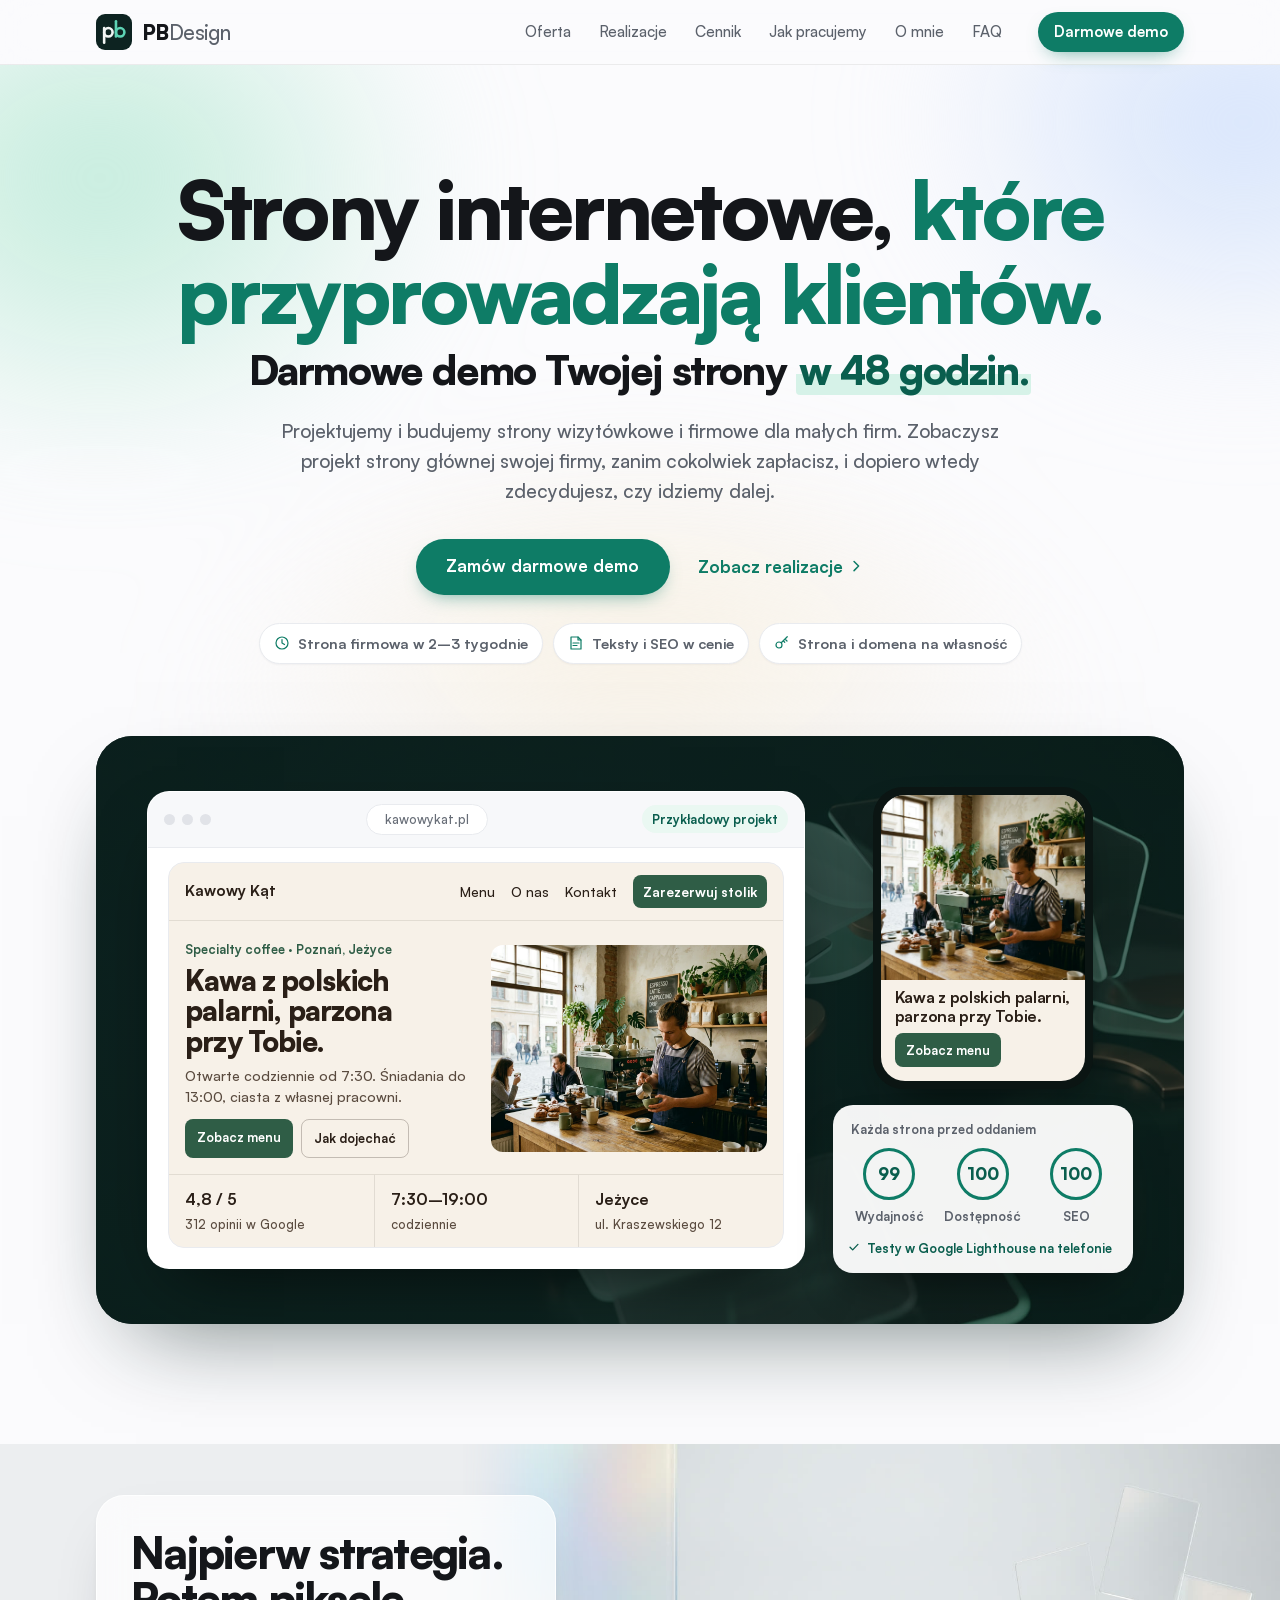
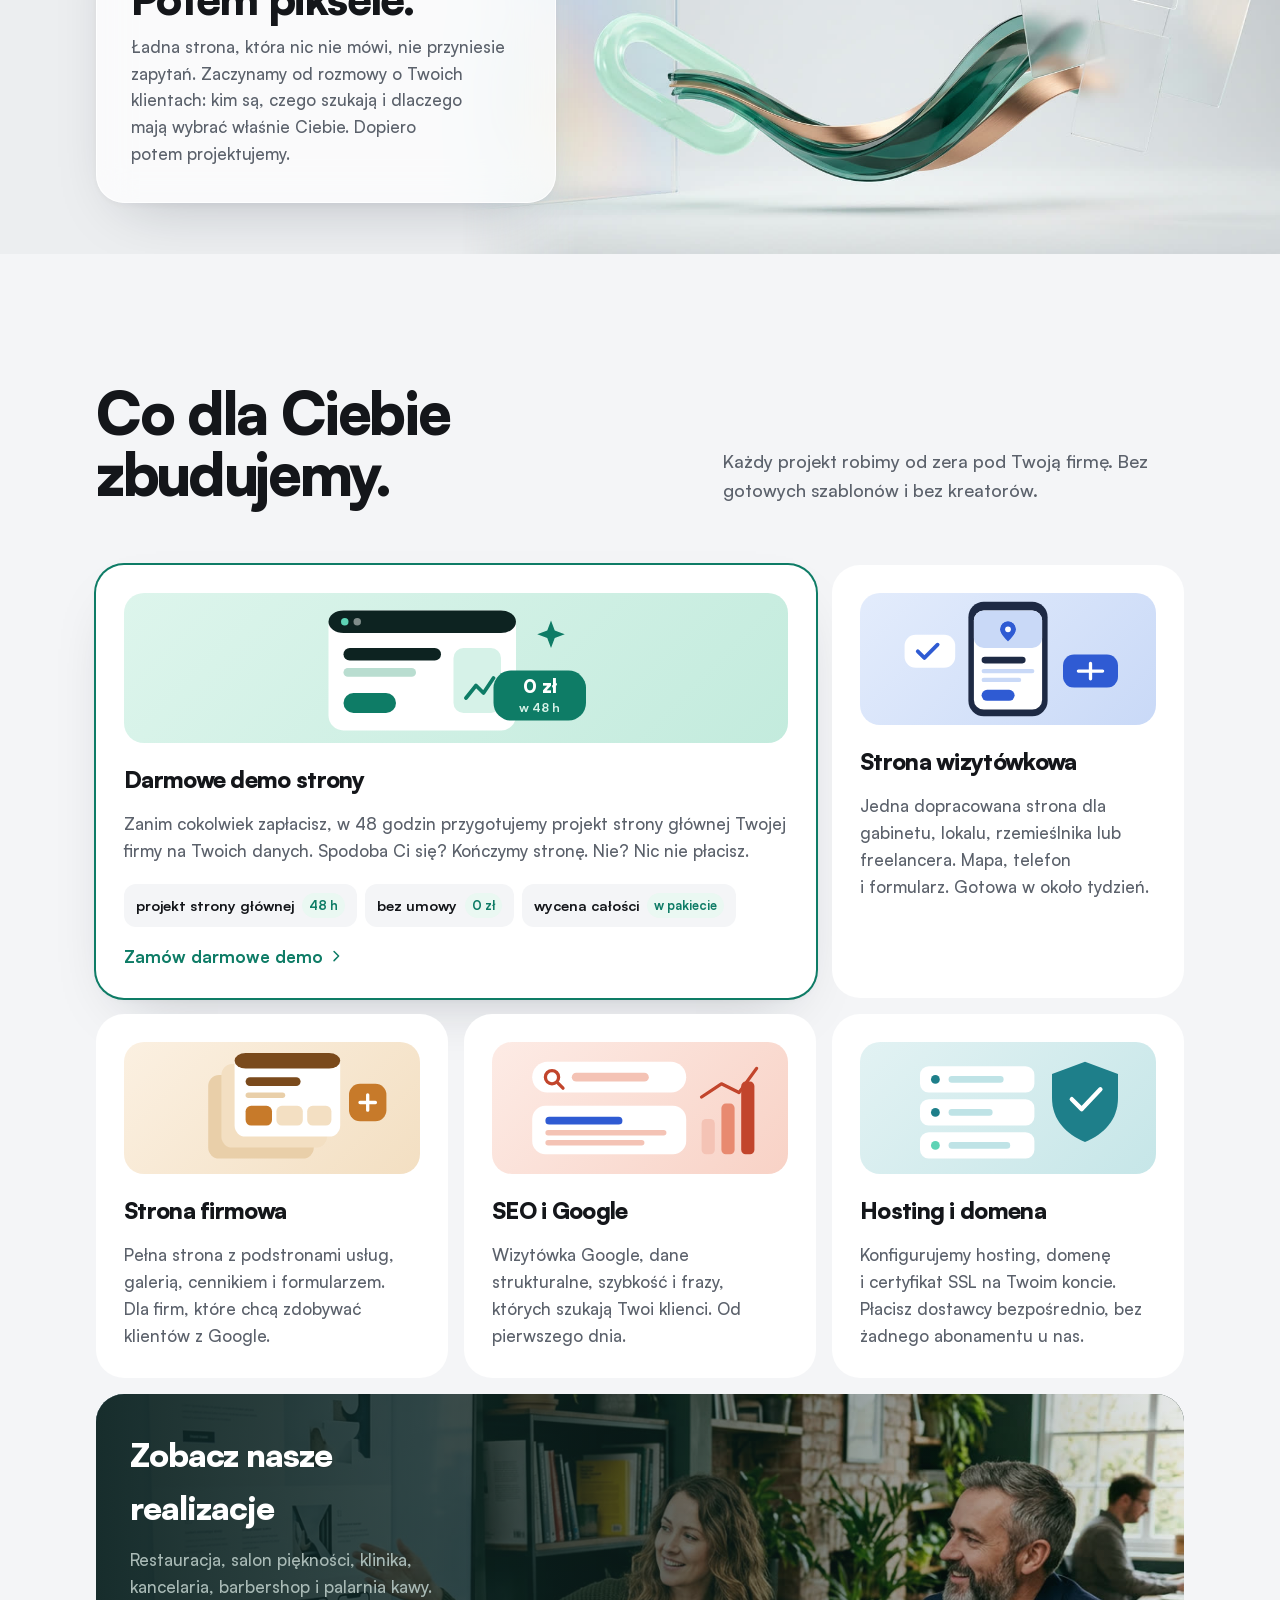
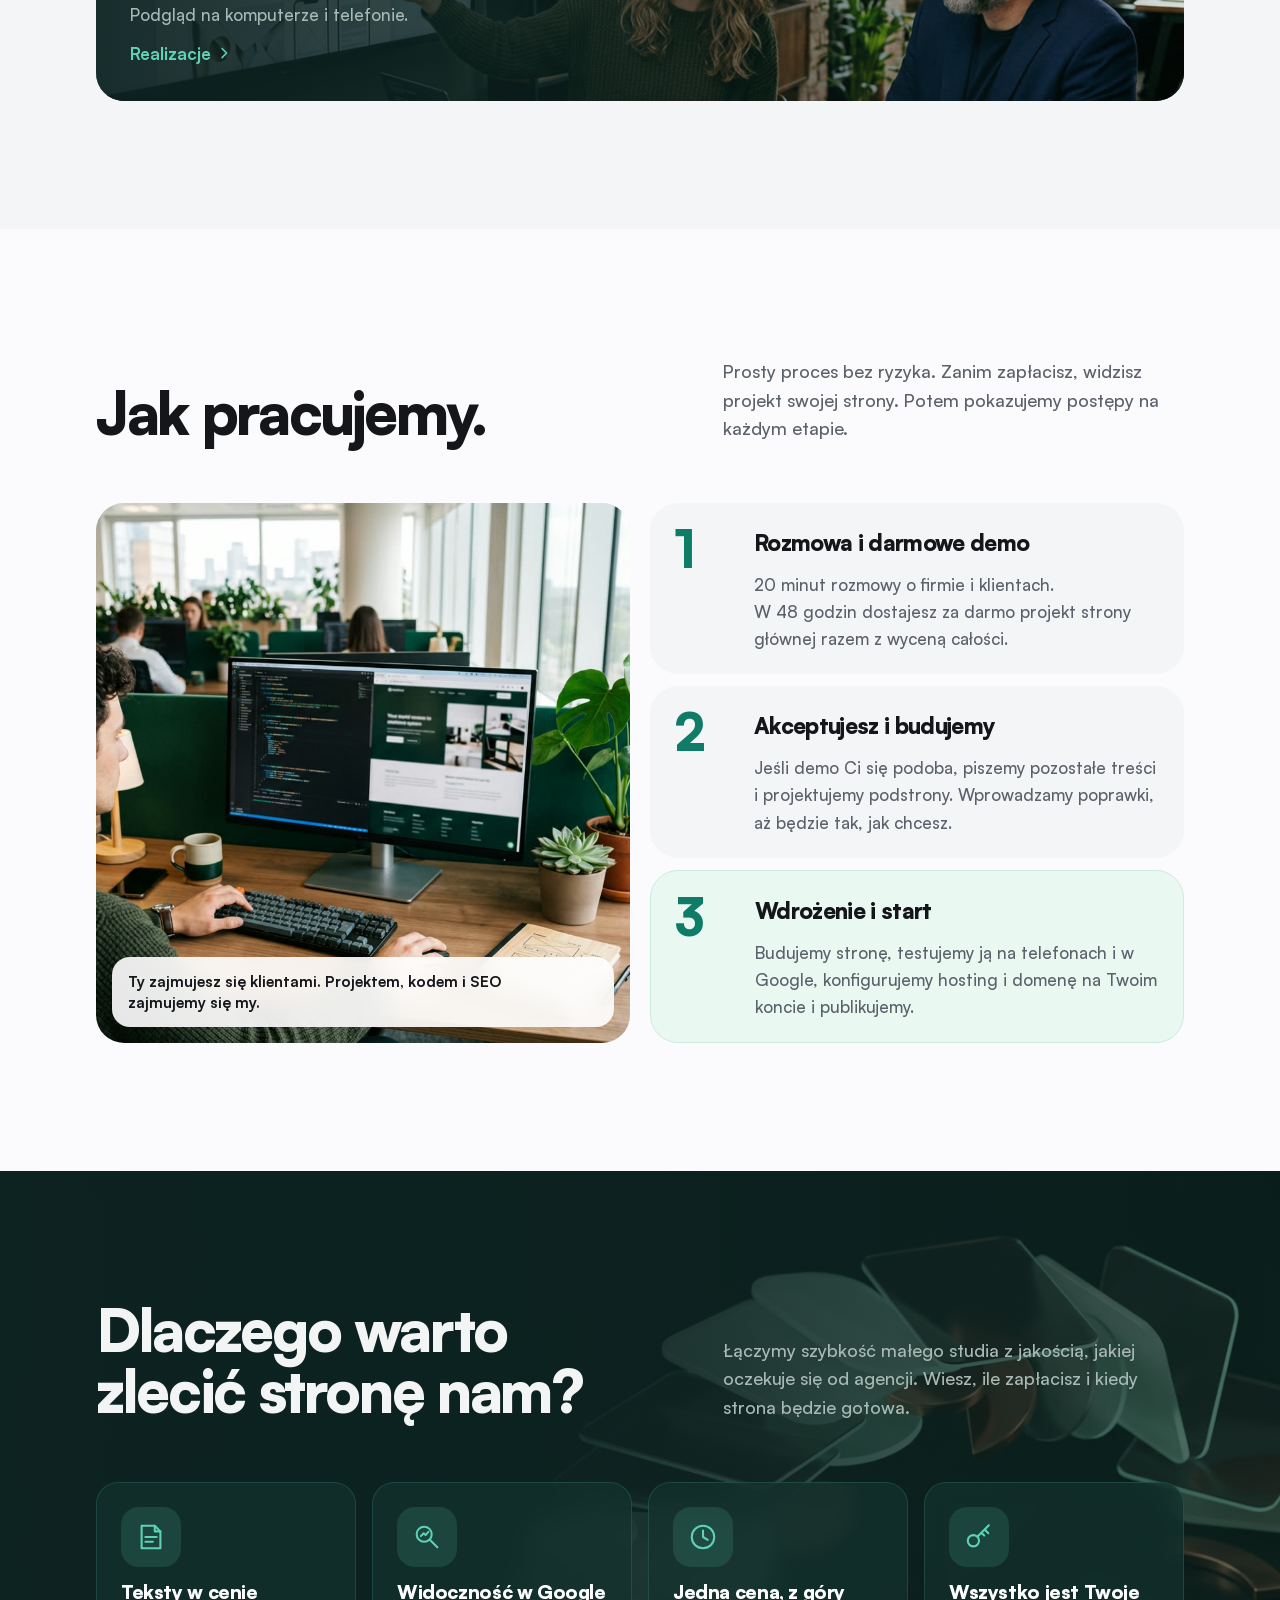
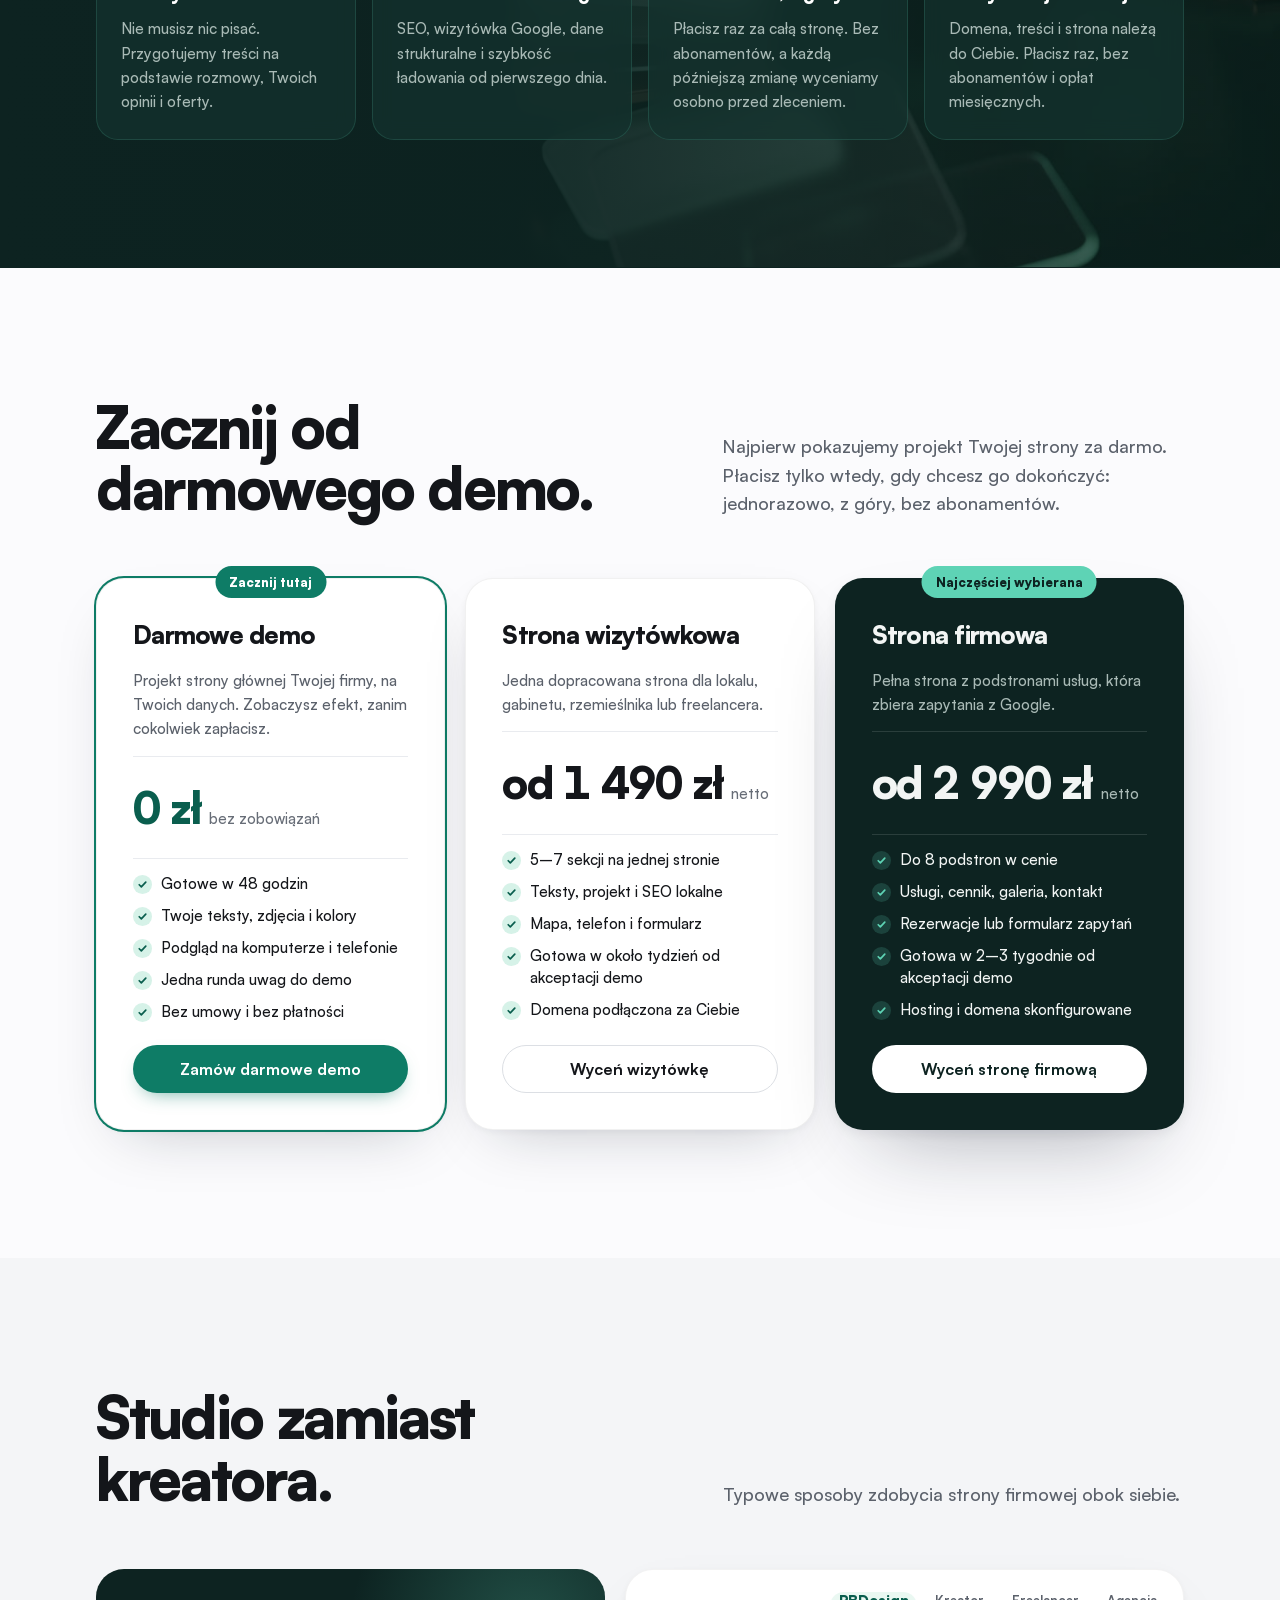
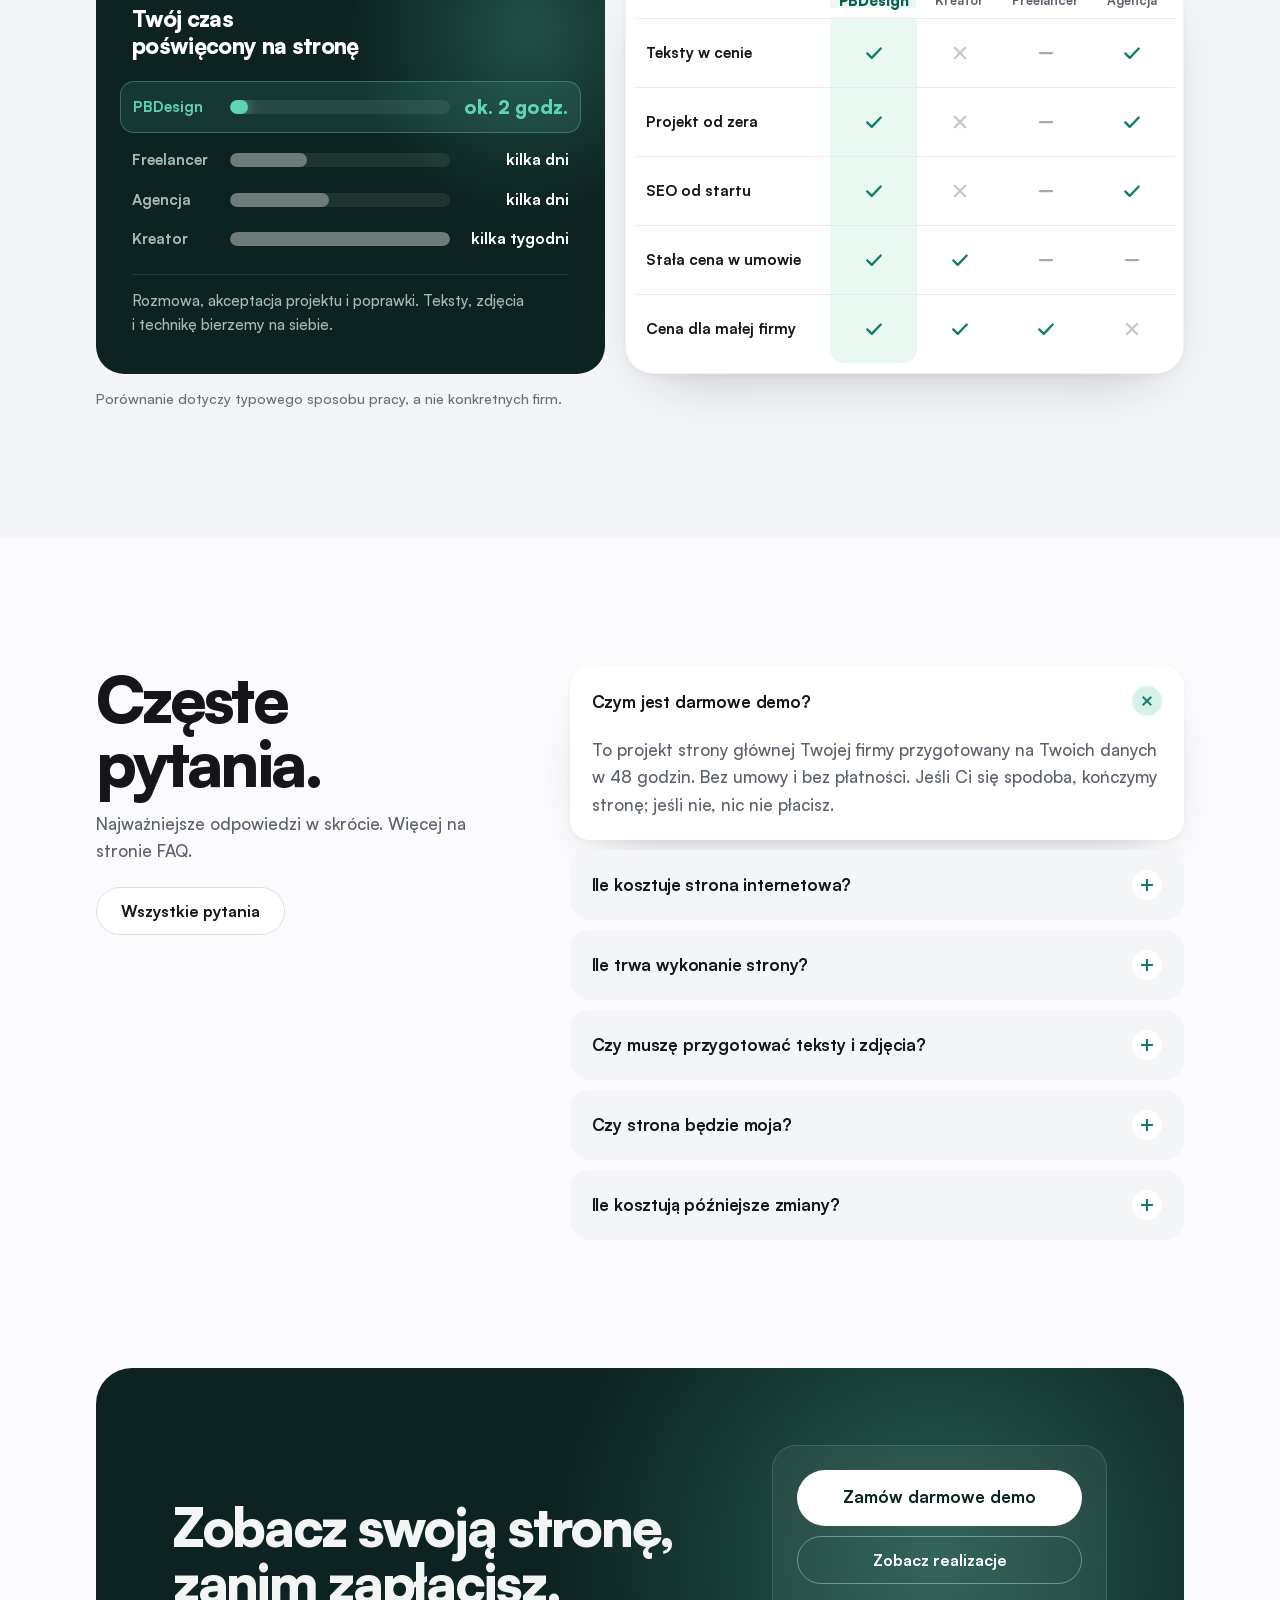
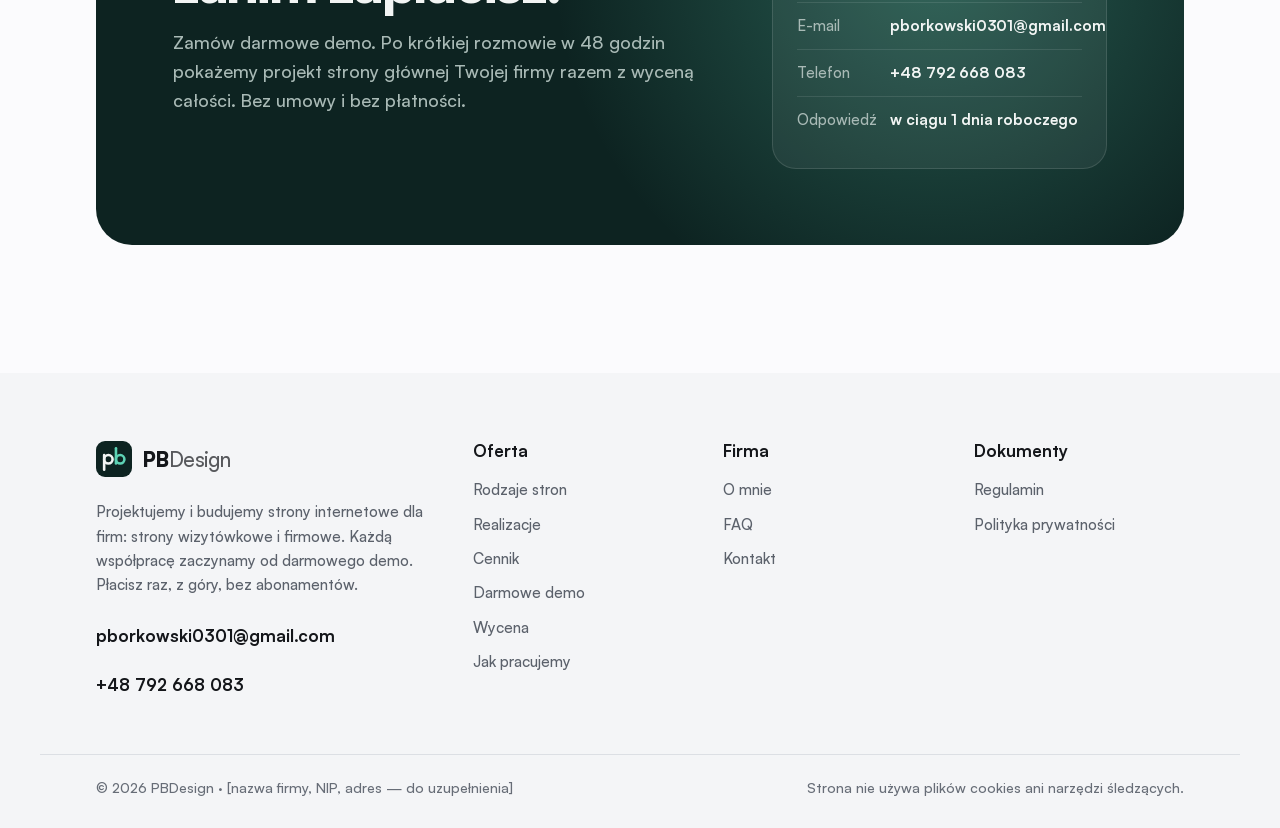
<file: index.html>
<!DOCTYPE html>
<html lang="pl">
<head>
<meta charset="utf-8">
<meta name="viewport" content="width=device-width, initial-scale=1">
<title>PBDesign — strony internetowe dla firm. Darmowe demo w&nbsp;48&nbsp;godzin</title>
<meta name="description" content="Projektujemy i budujemy strony wizytówkowe i firmowe. Zacznij od darmowego demo strony głównej w 48 godzin, bez zobowiązań. Teksty, SEO i hosting w jednym miejscu.">
<link rel="canonical" href="https://borkowskiprzemo098.github.io/pbdesign/">
<meta name="theme-color" content="#FBFBFD">
<meta property="og:type" content="website">
<meta property="og:locale" content="pl_PL">
<meta property="og:title" content="PBDesign — strony internetowe dla firm. Darmowe demo w 48 godzin">
<meta property="og:description" content="Projektujemy i budujemy strony wizytówkowe i firmowe. Zacznij od darmowego demo strony głównej w 48 godzin, bez zobowiązań. Teksty, SEO i hosting w jednym miejscu.">
<meta property="og:image" content="https://borkowskiprzemo098.github.io/pbdesign/assets/og.jpg">
<link rel="icon" href="assets/favicon.svg" type="image/svg+xml">
<link rel="preload" href="assets/fonts/satoshi-900.woff2" as="font" type="font/woff2" crossorigin>
<link rel="preload" href="assets/fonts/satoshi-500.woff2" as="font" type="font/woff2" crossorigin>
<link rel="stylesheet" href="styles.css">
</head>
<body class="page-home">
<svg width="0" height="0" class="sprite" aria-hidden="true">
  <defs>
    <symbol id="i-stats" viewBox="0 0 32 32"><path d="M5 27h22M8 22v-6M14 22V10M20 22v-9M26 22V6"/></symbol>
    <symbol id="i-consent" viewBox="0 0 32 32"><path d="M16 4 6 8v8c0 6 4.3 10.5 10 12 5.7-1.5 10-6 10-12V8L16 4Z"/><path d="m11.5 16 3.2 3.2L21 13"/></symbol>
    <symbol id="i-seo" viewBox="0 0 32 32"><circle cx="13" cy="13" r="8"/><path d="m19 19 8 8M9.5 15l3-3 2 2 3-3.5"/></symbol>
    <symbol id="i-aivis" viewBox="0 0 32 32"><path d="M3 16s5-9 13-9 13 9 13 9-5 9-13 9S3 16 3 16Z"/><path d="M16 11.5v9M11.5 16h9"/></symbol>
    <symbol id="i-cms" viewBox="0 0 32 32"><path d="M6 4h14l6 6v18H6V4Z"/><path d="M20 4v6h6M10 16h12M10 21h8"/></symbol>
    <symbol id="i-mail" viewBox="0 0 32 32"><path d="M4 7h24v18H4V7Z"/><path d="m4 8 12 10L28 8"/></symbol>
    <symbol id="i-campaign" viewBox="0 0 32 32"><path d="M5 13v6h5l11 6V7L10 13H5Z"/><path d="M10 19l2 7h4l-2-7M25 12v8"/></symbol>
    <symbol id="i-style" viewBox="0 0 32 32"><path d="M4 4h10v24H4V4Z"/><path d="M14 9l7-3 7 16-14 6"/><path d="M4 11h10M4 18h10"/></symbol>
    <symbol id="i-chat" viewBox="0 0 32 32"><path d="M4 5h18v12H11l-5 4v-4H4V5Z"/><path d="M22 11h6v12h-2v4l-5-4h-8v-2"/></symbol>
    <symbol id="i-funnel" viewBox="0 0 32 32"><path d="M4 5h24l-9 11v10l-6 3V16L4 5Z"/></symbol>
    <symbol id="i-share" viewBox="0 0 32 32"><path d="M13 19l6-6"/><path d="M11 14 8 17a4.2 4.2 0 0 0 6 6l3-3M21 18l3-3a4.2 4.2 0 0 0-6-6l-3 3"/></symbol>
    <symbol id="i-ask" viewBox="0 0 32 32"><path d="M4 5h24v17H13l-6 5v-5H4V5Z"/><path d="M10 17v-3M15 17v-6M20 17v-4"/></symbol>
    <symbol id="i-wave" viewBox="0 0 32 32"><path d="M4 16h3M9 11v10M13 7v18M17 12v8M21 9v14M25 14v4M28 16h1"/></symbol>
    <symbol id="i-plug" viewBox="0 0 32 32"><path d="M11 4v7M21 4v7M7 11h18v5a9 9 0 0 1-18 0v-5Z"/><path d="M16 25v4"/></symbol>
    <symbol id="i-lock" viewBox="0 0 32 32"><path d="M7 14h18v14H7V14Z"/><path d="M11 14V9a5 5 0 0 1 10 0v5M16 19v4"/></symbol>
    <symbol id="i-build" viewBox="0 0 32 32"><path d="M4 28h24M7 28V14l9-8 9 8v14"/><path d="M13 28v-8h6v8"/></symbol>
    <symbol id="i-data" viewBox="0 0 32 32"><ellipse cx="16" cy="7" rx="10" ry="3.5"/><path d="M6 7v18c0 2 4.5 3.5 10 3.5S26 27 26 25V7M6 16c0 2 4.5 3.5 10 3.5S26 18 26 16"/></symbol>
    <symbol id="i-people" viewBox="0 0 32 32"><circle cx="11" cy="10" r="4"/><path d="M3 26c0-5 3.6-8 8-8s8 3 8 8"/><path d="M20 15l4 4 5-7"/></symbol>
    <symbol id="i-school" viewBox="0 0 32 32"><path d="m2 12 14-6 14 6-14 6-14-6Z"/><path d="M8 15v7c2.5 2.3 5 3 8 3s5.5-.7 8-3v-7M28 13v9"/></symbol>
    <symbol id="i-yes" viewBox="0 0 32 32"><path d="m7 16.5 6 6L25 10"/></symbol>
    <symbol id="i-no" viewBox="0 0 32 32"><path d="m9 9 14 14M23 9 9 23"/></symbol>
    <symbol id="i-part" viewBox="0 0 32 32"><path d="M8 16h16"/></symbol>
    <symbol id="i-arrow" viewBox="0 0 32 32"><path d="M5 16h21M18 8l8 8-8 8"/></symbol>
    <symbol id="i-chev" viewBox="0 0 32 32"><path d="m12 7 9 9-9 9"/></symbol>
    <symbol id="i-flag" viewBox="0 0 32 32"><path d="M7 29V4M7 5h17l-4 6 4 6H7"/></symbol>
    <symbol id="i-users" viewBox="0 0 32 32"><circle cx="12" cy="11" r="4.5"/><path d="M3 27c0-5 4-8.5 9-8.5s9 3.5 9 8.5M21 6.5a4.5 4.5 0 0 1 0 9M24 19c3 1 5 3.8 5 8"/></symbol>
    <symbol id="i-key" viewBox="0 0 32 32"><circle cx="10" cy="20" r="6"/><path d="m14.5 15.5 12-12M22 8l4 4M18.5 11.5l3 3"/></symbol>
    <symbol id="i-cart" viewBox="0 0 32 32"><path d="M3 5h4l3 15h15l3-10H9"/><circle cx="12" cy="26" r="2"/><circle cx="23" cy="26" r="2"/></symbol>
    <symbol id="i-sheet" viewBox="0 0 32 32"><path d="M5 5h22v22H5V5Z"/><path d="M5 12h22M5 19h22M13 5v22"/></symbol>
    <symbol id="i-bell" viewBox="0 0 32 32"><path d="M8 22V14a8 8 0 0 1 16 0v8l2 3H6l2-3Z"/><path d="M13 28h6"/></symbol>
    <symbol id="i-spark" viewBox="0 0 32 32"><path d="M16 3v7M16 22v7M3 16h7M22 16h7M7 7l5 5M20 20l5 5M25 7l-5 5M12 20l-5 5"/></symbol>
    <symbol id="logo-mark" viewBox="0 0 64 64"><rect width="64" height="64" rx="16" fill="#0D2321"/><g fill="none" stroke-width="4.6" stroke-linecap="round"><path d="M14.5 25v26" stroke="#F2F5F4"/><circle cx="22" cy="32.5" r="7.5" stroke="#F2F5F4"/><path d="M35.5 13v27" stroke="#5ED3B5"/><circle cx="43" cy="32.5" r="7.5" stroke="#5ED3B5"/></g></symbol>
    <symbol id="i-cup" viewBox="0 0 32 32"><path d="M5 12h18v7a7 7 0 0 1-7 7h-4a7 7 0 0 1-7-7v-7Z"/><path d="M23 14h2a3 3 0 0 1 0 6h-2M10 4v4M15 3v5M20 4v4"/></symbol>
    <symbol id="i-bag" viewBox="0 0 32 32"><path d="M8 11a8 8 0 0 1 16 0v15a2 2 0 0 1-2 2H10a2 2 0 0 1-2-2V11Z"/><path d="M12 6V4h8v2M12 18h8v5h-8z"/></symbol>
    <symbol id="i-lamp" viewBox="0 0 32 32"><path d="M9 28h14M16 28V18l-6-8"/><path d="M6 6l8 2-4 7-6-3 2-6Z"/><path d="M12 16l3 3"/></symbol>
    <symbol id="i-copy" viewBox="0 0 32 32"><path d="M10 10h16v18H10z"/><path d="M6 22V4h14"/></symbol>
    <symbol id="i-link" viewBox="0 0 32 32"><path d="M13 19l6-6"/><path d="M11 14 8 17a4.2 4.2 0 0 0 6 6l3-3M21 18l3-3a4.2 4.2 0 0 0-6-6l-3 3"/></symbol>
    <symbol id="i-google" viewBox="0 0 32 32"><circle cx="14" cy="14" r="9"/><path d="m21 21 7 7"/></symbol>
    <symbol id="i-blog" viewBox="0 0 32 32"><path d="M6 4h20v24H6z"/><path d="M10 10h12M10 15h12M10 20h7"/></symbol>
    <symbol id="i-clock" viewBox="0 0 32 32"><circle cx="16" cy="16" r="12"/><path d="M16 9v7l5 3"/></symbol>
  </defs>
</svg>
<a class="skip" href="#main">Przejdź do treści</a>
<header class="bar" id="top">
  <div class="bar__in">
    <a class="brand" href="index.html">
      <svg class="brand__logo" aria-hidden="true"><use href="#logo-mark"/></svg><span class="brand__word">PB<span>Design</span></span>
    </a>
    <nav class="nav" id="nav" aria-label="Główna nawigacja">
      <a href="index.html#oferta" data-nav="oferta">Oferta</a>
      <a href="realizacje.html" data-nav="realizacje">Realizacje</a>
      <a href="cennik.html" data-nav="cennik">Cennik</a>
      <a href="index.html#jak-pracujemy" data-nav="proces">Jak pracujemy</a>
      <a href="o-mnie.html" data-nav="o-mnie">O&nbsp;mnie</a>
      <a href="faq.html" data-nav="faq">FAQ</a>
      <a class="nav__cta" href="wycena.html#demo">Darmowe demo</a>
    </nav>
    <a class="pill pill--accent pill--sm bar__cta" href="wycena.html#demo">Darmowe demo</a>
    <button class="burger" type="button" aria-expanded="false" aria-controls="nav" aria-label="Otwórz menu"><span></span><span></span></button>
  </div>
</header>

<main id="main">
<section class="hero" aria-labelledby="hero-h">
  <div class="hero__glow" aria-hidden="true"></div>
  <div class="wrap hero__copy">
    <h1 id="hero-h">Strony internetowe, <span class="accent">które przyprowadzają klientów.</span></h1>
    <p class="hero__sub">Darmowe demo Twojej strony <mark>w&nbsp;48&nbsp;godzin.</mark></p>
    <p class="hero__lead">Projektujemy i&nbsp;budujemy strony wizytówkowe i&nbsp;firmowe dla małych firm. Zobaczysz projekt strony głównej swojej firmy, zanim cokolwiek zapłacisz, i&nbsp;dopiero wtedy zdecydujesz, czy idziemy dalej.</p>
    <div class="hero__actions">
      <a class="pill pill--accent pill--lg" href="wycena.html#demo">Zamów darmowe demo</a>
      <a class="textlink" href="realizacje.html">Zobacz realizacje <svg class="ic"><use href="#i-chev"/></svg></a>
    </div>
    <div class="phero__meta hero__tags">
      <span class="tag"><svg class="ic"><use href="#i-clock"/></svg>Strona firmowa w&nbsp;2–3&nbsp;tygodnie</span>
      <span class="tag"><svg class="ic"><use href="#i-cms"/></svg>Teksty i&nbsp;SEO w&nbsp;cenie</span>
      <span class="tag"><svg class="ic"><use href="#i-key"/></svg>Strona i&nbsp;domena na własność</span>
    </div>
  </div>

  <div class="wrap">
    <div class="showcase">
      <video class="showcase__bg" muted loop playsinline preload="none" poster="assets/video/cards.jpg" aria-hidden="true"><source src="assets/video/cards.mp4" type="video/mp4"></video>
      <figure class="gen gen--v2 gen--site" aria-label="Przykładowy projekt strony dla kawiarni">
        <div class="browser__bar"><i></i><i></i><i></i><span>kawowykat.pl</span><em class="pui__demo">Przykładowy projekt</em></div>
        <div class="msite">
          <div class="msite__nav"><b>Kawowy Kąt</b><span>Menu</span><span>O&nbsp;nas</span><span>Kontakt</span><em>Zarezerwuj stolik</em></div>
          <div class="msite__hero">
            <div class="msite__copy">
              <p class="msite__k">Specialty coffee · Poznań, Jeżyce</p>
              <p class="msite__h">Kawa z&nbsp;polskich palarni, parzona przy Tobie.</p>
              <p class="msite__p">Otwarte codziennie od 7:30. Śniadania do 13:00, ciasta z&nbsp;własnej pracowni.</p>
              <div class="msite__cta"><span>Zobacz menu</span><span class="msite__ghost">Jak dojechać</span></div>
            </div>
            <img src="assets/biz-kawiarnia.jpg" alt="" width="1200" height="800">
          </div>
          <div class="msite__row">
            <div><b>4,8 / 5</b><small>312 opinii w&nbsp;Google</small></div>
            <div><b>7:30–19:00</b><small>codziennie</small></div>
            <div><b>Jeżyce</b><small>ul. Kraszewskiego 12</small></div>
          </div>
        </div>
      </figure>

      <div class="showcase__side" aria-hidden="true">
        <div class="mphone">
          <div class="mphone__in">
            <img src="assets/biz-kawiarnia.jpg" alt="" width="1200" height="800">
            <b>Kawa z&nbsp;polskich palarni, parzona przy Tobie.</b>
            <span>Zobacz menu</span>
          </div>
        </div>
        <div class="score">
          <p class="inbox__h">Każda strona przed oddaniem</p>
          <ul>
            <li><span class="score__n">99</span>Wydajność</li>
            <li><span class="score__n">100</span>Dostępność</li>
            <li><span class="score__n">100</span>SEO</li>
          </ul>
          <p class="score__ok"><svg class="ic"><use href="#i-yes"/></svg>Testy w&nbsp;Google Lighthouse na telefonie</p>
        </div>
      </div>
    </div>
  </div>
</section>

<section class="statement" aria-labelledby="st-h">
  <video class="statement__video" muted loop playsinline preload="none" poster="assets/video/flow.jpg" aria-hidden="true"><source src="assets/video/flow.mp4" type="video/mp4"></video>
  <div class="wrap statement__in">
    <div class="statement__card">
      <h2 id="st-h">Najpierw strategia. Potem piksele.</h2>
      <p>Ładna strona, która nic nie mówi, nie przyniesie zapytań. Zaczynamy od rozmowy o&nbsp;Twoich klientach: kim są, czego szukają i&nbsp;dlaczego mają wybrać właśnie Ciebie. Dopiero potem projektujemy.</p>
    </div>
  </div>
</section>

<section class="sec sec--grey" id="oferta" aria-labelledby="mod-h">
  <div class="wrap">
    <div class="head">
      <h2 id="mod-h">Co dla Ciebie zbudujemy.</h2>
      <p>Każdy projekt robimy od zera pod Twoją firmę. Bez gotowych szablonów i&nbsp;bez kreatorów.</p>
    </div>
    <div class="mods">
      <article class="mt mt--wide mt--demo">
        <span class="art art--mint" aria-hidden="true"><svg viewBox="0 0 240 120"><rect x="18" y="14" width="150" height="96" rx="12" fill="#fff"/><rect x="18" y="14" width="150" height="18" rx="12" fill="#0D2321"/><circle cx="31" cy="23" r="3" fill="#5ED3B5"/><circle cx="41" cy="23" r="3" fill="#F2F5F4" opacity=".5"/><rect x="30" y="44" width="78" height="10" rx="5" fill="#0D2321"/><rect x="30" y="60" width="58" height="7" rx="3.5" fill="#B9DDD0"/><rect x="30" y="80" width="42" height="16" rx="8" fill="#0E7C66"/><rect x="118" y="44" width="38" height="52" rx="8" fill="#D6F2E8"/><path d="M128 84l8-10 6 6 8-12" stroke="#0E7C66" stroke-width="3" fill="none" stroke-linecap="round" stroke-linejoin="round"/><rect x="150" y="62" width="74" height="40" rx="14" fill="#0E7C66"/><text x="187" y="80" text-anchor="middle" font-family="Satoshi,sans-serif" font-weight="900" font-size="15" fill="#fff">0&nbsp;zł</text><text x="187" y="95" text-anchor="middle" font-family="Satoshi,sans-serif" font-weight="700" font-size="10" fill="#D6F2E8">w&nbsp;48&nbsp;h</text><path d="M196 22l3 8 8 3-8 3-3 8-3-8-8-3 8-3z" fill="#0E7C66"/></svg></span>
        <h3>Darmowe demo strony</h3>
        <p>Zanim cokolwiek zapłacisz, w&nbsp;48&nbsp;godzin przygotujemy projekt strony głównej Twojej firmy na Twoich danych. Spodoba Ci&nbsp;się? Kończymy stronę. Nie? Nic nie płacisz.</p>
        <div class="mt__demo"><span>projekt strony głównej<em>48&nbsp;h</em></span><span>bez umowy<em>0&nbsp;zł</em></span><span>wycena całości<em>w&nbsp;pakiecie</em></span></div>
        <a class="textlink" href="wycena.html#demo">Zamów darmowe demo <svg class="ic"><use href="#i-chev"/></svg></a>
      </article>
      <article class="mt">
        <span class="art art--sky" aria-hidden="true"><svg viewBox="0 0 240 120"><rect x="84" y="8" width="72" height="104" rx="14" fill="#1E2A44"/><rect x="89" y="16" width="62" height="90" rx="9" fill="#fff"/><rect x="89" y="16" width="62" height="34" rx="9" fill="#C9D9F7"/><circle cx="120" cy="33" r="7" fill="#2F5BD3"/><path d="M120 26a7 7 0 017 7c0 5-7 11-7 11s-7-6-7-11a7 7 0 017-7z" fill="#2F5BD3"/><circle cx="120" cy="33" r="2.6" fill="#fff"/><rect x="96" y="58" width="40" height="6" rx="3" fill="#1E2A44"/><rect x="96" y="69" width="48" height="4" rx="2" fill="#C9D9F7"/><rect x="96" y="77" width="36" height="4" rx="2" fill="#C9D9F7"/><rect x="96" y="88" width="30" height="10" rx="5" fill="#2F5BD3"/><rect x="26" y="38" width="46" height="30" rx="10" fill="#fff"/><path d="M38 53l6 6 12-12" stroke="#2F5BD3" stroke-width="3.5" fill="none" stroke-linecap="round" stroke-linejoin="round"/><rect x="170" y="56" width="50" height="30" rx="10" fill="#2F5BD3"/><path d="M184 71h22M195 64v14" stroke="#fff" stroke-width="3" stroke-linecap="round"/></svg></span>
        <h3>Strona wizytówkowa</h3>
        <p>Jedna dopracowana strona dla gabinetu, lokalu, rzemieślnika lub freelancera. Mapa, telefon i&nbsp;formularz. Gotowa w&nbsp;około tydzień.</p>
      </article>
      <article class="mt">
        <span class="art art--sand" aria-hidden="true"><svg viewBox="0 0 240 120"><rect x="62" y="30" width="96" height="76" rx="10" fill="#E9CFA9"/><rect x="74" y="20" width="96" height="76" rx="10" fill="#F3DFC2"/><rect x="86" y="10" width="96" height="76" rx="10" fill="#fff"/><rect x="86" y="10" width="96" height="14" rx="10" fill="#7A4A1C"/><rect x="96" y="32" width="50" height="8" rx="4" fill="#7A4A1C"/><rect x="96" y="46" width="36" height="5" rx="2.5" fill="#E9CFA9"/><rect x="96" y="58" width="24" height="18" rx="5" fill="#C77A2A"/><rect x="124" y="58" width="24" height="18" rx="5" fill="#F3DFC2"/><rect x="152" y="58" width="22" height="18" rx="5" fill="#F3DFC2"/><rect x="190" y="38" width="34" height="34" rx="10" fill="#C77A2A"/><path d="M200 55h14M207 48v14" stroke="#fff" stroke-width="3" stroke-linecap="round"/></svg></span>
        <h3>Strona firmowa</h3>
        <p>Pełna strona z&nbsp;podstronami usług, galerią, cennikiem i&nbsp;formularzem. Dla firm, które chcą zdobywać klientów z&nbsp;Google.</p>
      </article>
      <article class="mt">
        <span class="art art--coral" aria-hidden="true"><svg viewBox="0 0 240 120"><rect x="22" y="18" width="140" height="28" rx="14" fill="#fff"/><circle cx="40" cy="32" r="6" fill="none" stroke="#C2452C" stroke-width="3"/><path d="M45 37l5 5" stroke="#C2452C" stroke-width="3" stroke-linecap="round"/><rect x="58" y="28" width="70" height="8" rx="4" fill="#F4C3B5"/><rect x="22" y="58" width="140" height="44" rx="12" fill="#fff"/><rect x="34" y="68" width="70" height="7" rx="3.5" fill="#2F5BD3"/><rect x="34" y="80" width="110" height="5" rx="2.5" fill="#F4C3B5"/><rect x="34" y="89" width="90" height="5" rx="2.5" fill="#F4C3B5"/><rect x="176" y="70" width="12" height="32" rx="4" fill="#F4C3B5"/><rect x="194" y="56" width="12" height="46" rx="4" fill="#E88A70"/><rect x="212" y="36" width="12" height="66" rx="4" fill="#C2452C"/><path d="M176 50l18-12 16 8 16-22" stroke="#C2452C" stroke-width="3" fill="none" stroke-linecap="round" stroke-linejoin="round"/></svg></span>
        <h3>SEO i&nbsp;Google</h3>
        <p>Wizytówka Google, dane strukturalne, szybkość i&nbsp;frazy, których szukają Twoi klienci. Od pierwszego dnia.</p>
      </article>
      <article class="mt">
        <span class="art art--teal" aria-hidden="true"><svg viewBox="0 0 240 120"><rect x="40" y="22" width="104" height="24" rx="8" fill="#fff"/><rect x="40" y="52" width="104" height="24" rx="8" fill="#fff"/><rect x="40" y="82" width="104" height="24" rx="8" fill="#fff"/><circle cx="54" cy="34" r="4" fill="#1E7F8A"/><circle cx="54" cy="64" r="4" fill="#1E7F8A"/><circle cx="54" cy="94" r="4" fill="#5ED3B5"/><rect x="66" y="31" width="50" height="6" rx="3" fill="#BFE3E6"/><rect x="66" y="61" width="40" height="6" rx="3" fill="#BFE3E6"/><rect x="66" y="91" width="56" height="6" rx="3" fill="#BFE3E6"/><path d="M190 18l30 11v22c0 20-13 33-30 40-17-7-30-20-30-40V29z" fill="#1E7F8A"/><path d="M178 52l9 9 17-18" stroke="#fff" stroke-width="4" fill="none" stroke-linecap="round" stroke-linejoin="round"/></svg></span>
        <h3>Hosting i&nbsp;domena</h3>
        <p>Konfigurujemy hosting, domenę i&nbsp;certyfikat SSL na Twoim koncie. Płacisz dostawcy bezpośrednio, bez żadnego abonamentu u&nbsp;nas.</p>
      </article>
      <a class="mt mt--cta mt--photo" href="realizacje.html"><img src="assets/studio-meeting.jpg" alt="" loading="lazy" width="1200" height="800">
        <h3>Zobacz nasze realizacje</h3>
        <p>Restauracja, salon piękności, klinika, kancelaria, barbershop i&nbsp;palarnia kawy. Podgląd na komputerze i&nbsp;telefonie.</p>
        <span class="textlink textlink--light">Realizacje <svg class="ic"><use href="#i-chev"/></svg></span>
      </a>
    </div>
  </div>
</section>

<section class="sec" id="jak-pracujemy" aria-labelledby="how-h">
  <div class="wrap">
    <div class="head">
      <h2 id="how-h">Jak pracujemy.</h2>
      <p>Prosty proces bez ryzyka. Zanim zapłacisz, widzisz projekt swojej strony. Potem pokazujemy postępy na każdym etapie.</p>
    </div>
    <div class="how">
      <figure class="how__photo"><img src="assets/studio-dev.jpg" alt="Programista pracuje nad kodem i podglądem strony internetowej" loading="lazy" width="1200" height="800"><figcaption>Ty zajmujesz się klientami. Projektem, kodem i&nbsp;SEO zajmujemy się&nbsp;my.</figcaption></figure>
    <ol class="steps3 steps3--stack">
      <li><span class="steps3__n">1</span><h3>Rozmowa i&nbsp;darmowe demo</h3><p>20&nbsp;minut rozmowy o&nbsp;firmie i&nbsp;klientach. W&nbsp;48&nbsp;godzin dostajesz za darmo projekt strony głównej razem z&nbsp;wyceną całości.</p></li>
      <li><span class="steps3__n">2</span><h3>Akceptujesz i&nbsp;budujemy</h3><p>Jeśli demo Ci się podoba, piszemy pozostałe treści i&nbsp;projektujemy podstrony. Wprowadzamy poprawki, aż będzie tak, jak chcesz.</p></li>
      <li class="steps3__end"><span class="steps3__n">3</span><h3>Wdrożenie i&nbsp;start</h3><p>Budujemy stronę, testujemy ją na telefonach i&nbsp;w Google, konfigurujemy hosting i&nbsp;domenę na Twoim koncie i&nbsp;publikujemy.</p></li>
    </ol>
    </div>
  </div>
</section>

<section class="sec sec--dark sec--video" aria-labelledby="why-h">
  <video class="sec__video" muted loop playsinline preload="none" poster="assets/video/cards.jpg" aria-hidden="true"><source src="assets/video/cards.mp4" type="video/mp4"></video>
  <div class="wrap">
    <div class="head head--light">
      <h2 id="why-h">Dlaczego warto zlecić stronę nam?</h2>
      <p>Łączymy szybkość małego studia z&nbsp;jakością, jakiej oczekuje się od agencji. Wiesz, ile zapłacisz i&nbsp;kiedy strona będzie gotowa.</p>
    </div>
    <div class="whys">
      <article><span class="tile-ic"><svg class="ic"><use href="#i-cms"/></svg></span><h3>Teksty w&nbsp;cenie</h3><p>Nie musisz nic pisać. Przygotujemy treści na podstawie rozmowy, Twoich opinii i&nbsp;oferty.</p></article>
      <article><span class="tile-ic"><svg class="ic"><use href="#i-seo"/></svg></span><h3>Widoczność w&nbsp;Google</h3><p>SEO, wizytówka Google, dane strukturalne i&nbsp;szybkość ładowania od pierwszego dnia.</p></article>
      <article><span class="tile-ic"><svg class="ic"><use href="#i-clock"/></svg></span><h3>Jedna cena, z&nbsp;góry</h3><p>Płacisz raz za całą stronę. Bez abonamentów, a&nbsp;każdą późniejszą zmianę wyceniamy osobno przed zleceniem.</p></article>
      <article><span class="tile-ic"><svg class="ic"><use href="#i-key"/></svg></span><h3>Wszystko jest Twoje</h3><p>Domena, treści i&nbsp;strona należą do Ciebie. Płacisz raz, bez abonamentów i&nbsp;opłat miesięcznych.</p></article>
    </div>
  </div>
</section>

<section class="sec" aria-labelledby="plans-h">
  <div class="wrap">
    <div class="head">
      <h2 id="plans-h">Zacznij od darmowego demo.</h2>
      <p>Najpierw pokazujemy projekt Twojej strony za darmo. Płacisz tylko wtedy, gdy chcesz go dokończyć: jednorazowo, z&nbsp;góry, bez abonamentów.</p>
    </div>
    <div class="plans">
      <article class="plan plan--demo"><span class="plan__badge plan__badge--free">Zacznij tutaj</span><h3>Darmowe demo</h3><p class="plan__for">Projekt strony głównej Twojej firmy, na Twoich danych. Zobaczysz efekt, zanim cokolwiek zapłacisz.</p><p class="plan__price"><b>0&nbsp;zł</b><span>bez zobowiązań</span></p><ul><li>Gotowe w&nbsp;48&nbsp;godzin</li><li>Twoje teksty, zdjęcia i&nbsp;kolory</li><li>Podgląd na komputerze i&nbsp;telefonie</li><li>Jedna runda uwag do demo</li><li>Bez umowy i&nbsp;bez płatności</li></ul><a class="pill pill--accent" href="wycena.html#demo">Zamów darmowe demo</a></article>
      <article class="plan"><h3>Strona wizytówkowa</h3><p class="plan__for">Jedna dopracowana strona dla lokalu, gabinetu, rzemieślnika lub freelancera.</p><p class="plan__price"><b>od 1&nbsp;490&nbsp;zł</b><span>netto</span></p><ul><li>5–7&nbsp;sekcji na jednej stronie</li><li>Teksty, projekt i&nbsp;SEO lokalne</li><li>Mapa, telefon i&nbsp;formularz</li><li>Gotowa w&nbsp;około tydzień od akceptacji demo</li><li>Domena podłączona za Ciebie</li></ul><a class="pill pill--ghost" href="wycena.html">Wyceń wizytówkę</a></article>
      <article class="plan plan--hot"><span class="plan__badge">Najczęściej wybierana</span><h3>Strona firmowa</h3><p class="plan__for">Pełna strona z&nbsp;podstronami usług, która zbiera zapytania z&nbsp;Google.</p><p class="plan__price"><b>od 2&nbsp;990&nbsp;zł</b><span>netto</span></p><ul><li>Do 8&nbsp;podstron w&nbsp;cenie</li><li>Usługi, cennik, galeria, kontakt</li><li>Rezerwacje lub formularz zapytań</li><li>Gotowa w&nbsp;2–3&nbsp;tygodnie od akceptacji demo</li><li>Hosting i&nbsp;domena skonfigurowane</li></ul><a class="pill pill--light" href="wycena.html">Wyceń stronę firmową</a></article>
    </div>
  </div>
</section>

<section class="sec sec--grey" id="porownanie" aria-labelledby="cmp-h">
  <div class="wrap">
    <div class="head">
      <h2 id="cmp-h">Studio zamiast kreatora.</h2>
      <p>Typowe sposoby zdobycia strony firmowej obok siebie.</p>
    </div>
    <div class="vs">
      <div class="vs__time">
        <h3>Twój czas poświęcony na stronę</h3>
        <ul class="bars">
          <li class="is-us"><span class="bars__l">PBDesign</span><span class="bars__t"><i style="--w:8%"></i></span><b>ok. 2&nbsp;godz.</b></li>
          <li><span class="bars__l">Freelancer</span><span class="bars__t"><i style="--w:35%"></i></span><b>kilka dni</b></li>
          <li><span class="bars__l">Agencja</span><span class="bars__t"><i style="--w:45%"></i></span><b>kilka dni</b></li>
          <li><span class="bars__l">Kreator</span><span class="bars__t"><i style="--w:100%"></i></span><b>kilka tygodni</b></li>
        </ul>
        <p class="vs__foot">Rozmowa, akceptacja projektu i&nbsp;poprawki. Teksty, zdjęcia i&nbsp;technikę bierzemy na siebie.</p>
      </div>
      <div class="vs__table">
        <div class="vs__head"><span></span><b class="us">PBDesign</b><b>Kreator</b><b>Free&shy;lancer</b><b>Agencja</b></div>
        <div class="vs__row"><span>Teksty w&nbsp;cenie</span><span class="us" data-l="PBDesign"><svg class="mk mk--yes" role="img" aria-label="tak"><use href="#i-yes"/></svg></span><span class="" data-l="Kreator"><svg class="mk mk--no" role="img" aria-label="nie"><use href="#i-no"/></svg></span><span class="" data-l="Freelancer"><svg class="mk mk--part" role="img" aria-label="czasem"><use href="#i-part"/></svg></span><span class="" data-l="Agencja"><svg class="mk mk--yes" role="img" aria-label="tak"><use href="#i-yes"/></svg></span></div>
        <div class="vs__row"><span>Projekt od zera</span><span class="us" data-l="PBDesign"><svg class="mk mk--yes" role="img" aria-label="tak"><use href="#i-yes"/></svg></span><span class="" data-l="Kreator"><svg class="mk mk--no" role="img" aria-label="nie"><use href="#i-no"/></svg></span><span class="" data-l="Freelancer"><svg class="mk mk--part" role="img" aria-label="czasem"><use href="#i-part"/></svg></span><span class="" data-l="Agencja"><svg class="mk mk--yes" role="img" aria-label="tak"><use href="#i-yes"/></svg></span></div>
        <div class="vs__row"><span>SEO od startu</span><span class="us" data-l="PBDesign"><svg class="mk mk--yes" role="img" aria-label="tak"><use href="#i-yes"/></svg></span><span class="" data-l="Kreator"><svg class="mk mk--no" role="img" aria-label="nie"><use href="#i-no"/></svg></span><span class="" data-l="Freelancer"><svg class="mk mk--part" role="img" aria-label="czasem"><use href="#i-part"/></svg></span><span class="" data-l="Agencja"><svg class="mk mk--yes" role="img" aria-label="tak"><use href="#i-yes"/></svg></span></div>
        <div class="vs__row"><span>Stała cena w&nbsp;umowie</span><span class="us" data-l="PBDesign"><svg class="mk mk--yes" role="img" aria-label="tak"><use href="#i-yes"/></svg></span><span class="" data-l="Kreator"><svg class="mk mk--yes" role="img" aria-label="tak"><use href="#i-yes"/></svg></span><span class="" data-l="Freelancer"><svg class="mk mk--part" role="img" aria-label="czasem"><use href="#i-part"/></svg></span><span class="" data-l="Agencja"><svg class="mk mk--part" role="img" aria-label="czasem"><use href="#i-part"/></svg></span></div>
        <div class="vs__row"><span>Cena dla małej firmy</span><span class="us" data-l="PBDesign"><svg class="mk mk--yes" role="img" aria-label="tak"><use href="#i-yes"/></svg></span><span class="" data-l="Kreator"><svg class="mk mk--yes" role="img" aria-label="tak"><use href="#i-yes"/></svg></span><span class="" data-l="Freelancer"><svg class="mk mk--yes" role="img" aria-label="tak"><use href="#i-yes"/></svg></span><span class="" data-l="Agencja"><svg class="mk mk--no" role="img" aria-label="nie"><use href="#i-no"/></svg></span></div>
      </div>
    </div>
    <p class="note">Porównanie dotyczy typowego sposobu pracy, a&nbsp;nie konkretnych firm.</p>
  </div>
</section>

<section class="sec" id="faq" aria-labelledby="faq-h">
  <div class="wrap faq">
    <div class="faq__head">
      <h2 id="faq-h">Częste pytania.</h2>
      <p>Najważniejsze odpowiedzi w&nbsp;skrócie. Więcej na stronie FAQ.</p>
      <a class="pill pill--ghost" href="faq.html">Wszystkie pytania</a>
    </div>
    <div class="faq__list">
      <details open><summary>Czym jest darmowe demo?</summary><p>To projekt strony głównej Twojej firmy przygotowany na Twoich danych w&nbsp;48&nbsp;godzin. Bez umowy i&nbsp;bez płatności. Jeśli Ci się spodoba, kończymy stronę; jeśli nie, nic nie płacisz.</p></details>
      <details><summary>Ile kosztuje strona internetowa?</summary><p>Strona wizytówkowa od 1&nbsp;490&nbsp;zł, strona firmowa od 2&nbsp;990&nbsp;zł netto. Dokładną cenę podajemy razem z&nbsp;demo i&nbsp;zapisujemy w&nbsp;umowie.</p></details>
      <details><summary>Ile trwa wykonanie strony?</summary><p>Demo w&nbsp;48&nbsp;godzin, potem wizytówka około tygodnia, a&nbsp;strona firmowa 2–3&nbsp;tygodnie. Termin zależy też od tego, jak szybko akceptujesz kolejne etapy.</p></details>
      <details><summary>Czy muszę przygotować teksty i&nbsp;zdjęcia?</summary><p>Nie. Teksty piszemy na podstawie rozmowy. Jeśli masz zdjęcia, wykorzystamy je, a&nbsp;jeśli nie, dobierzemy lub przygotujemy zdjęcia pasujące do firmy.</p></details>
      <details><summary>Czy strona będzie moja?</summary><p>Tak. Domena i&nbsp;hosting są na Twoim koncie, a&nbsp;po zapłacie przechodzą na Ciebie prawa do strony. Nie ma żadnego abonamentu.</p></details>
      <details><summary>Ile kosztują późniejsze zmiany?</summary><p>Każdą poprawkę wyceniamy osobno, od 150&nbsp;zł netto, i&nbsp;wykonujemy po Twojej akceptacji ceny. Możesz też zamówić panel do samodzielnej edycji treści.</p></details>
    </div>
  </div>
</section>
<section class="cta-sec" id="kontakt" aria-labelledby="cta-h">
  <div class="wrap">
    <div class="cta">
      <div class="cta__copy">
        <h2 id="cta-h">Zobacz swoją stronę, zanim zapłacisz.</h2>
        <p>Zamów darmowe demo. Po krótkiej rozmowie w&nbsp;48&nbsp;godzin pokażemy projekt strony głównej Twojej firmy razem z&nbsp;wyceną całości. Bez umowy i&nbsp;bez płatności.</p>
      </div>
      <div class="cta__card">
        <a class="pill pill--light pill--lg pill--block" href="wycena.html#demo">Zamów darmowe demo</a>
        <a class="pill pill--outline-light pill--block" href="realizacje.html">Zobacz realizacje</a>
        <dl>
          <div><dt>E-mail</dt><dd><a href="mailto:pborkowski0301@gmail.com">pborkowski0301@gmail.com</a></dd></div>
          <div><dt>Telefon</dt><dd><a href="tel:+48792668083">+48&nbsp;792&nbsp;668&nbsp;083</a></dd></div>
          <div><dt>Odpowiedź</dt><dd>w&nbsp;ciągu 1&nbsp;dnia roboczego</dd></div>
        </dl>
      </div>
    </div>
  </div>
</section>

</main>
<footer class="foot">
  <div class="wrap foot__grid">
    <div>
      <a class="brand" href="index.html"><svg class="brand__logo" aria-hidden="true"><use href="#logo-mark"/></svg><span class="brand__word">PB<span>Design</span></span></a>
      <p class="foot__about">Projektujemy i&nbsp;budujemy strony internetowe dla firm: strony wizytówkowe i&nbsp;firmowe. Każdą współpracę zaczynamy od darmowego demo. Płacisz raz, z&nbsp;góry, bez abonamentów.</p>
      <p class="foot__contact"><a href="mailto:pborkowski0301@gmail.com">pborkowski0301@gmail.com</a><a href="tel:+48792668083">+48&nbsp;792&nbsp;668&nbsp;083</a></p>
    </div>
    <nav aria-label="Oferta"><p class="foot__h">Oferta</p><a href="index.html#oferta">Rodzaje stron</a><a href="realizacje.html">Realizacje</a><a href="cennik.html">Cennik</a><a href="wycena.html#demo">Darmowe demo</a><a href="wycena.html">Wycena</a><a href="index.html#jak-pracujemy">Jak pracujemy</a></nav>
    <nav aria-label="Firma"><p class="foot__h">Firma</p><a href="o-mnie.html">O&nbsp;mnie</a><a href="faq.html">FAQ</a><a href="#kontakt">Kontakt</a></nav>
    <nav aria-label="Dokumenty"><p class="foot__h">Dokumenty</p><a href="regulamin.html">Regulamin</a><a href="polityka-prywatnosci.html">Polityka prywatności</a></nav>
  </div>
  <div class="wrap foot__legal"><span>© 2026 PBDesign · [nazwa firmy, NIP, adres — do uzupełnienia]</span><span>Strona nie używa plików cookies ani narzędzi śledzących.</span></div>
</footer>


<script src="app.js" defer></script>
</body>
</html>
</file>
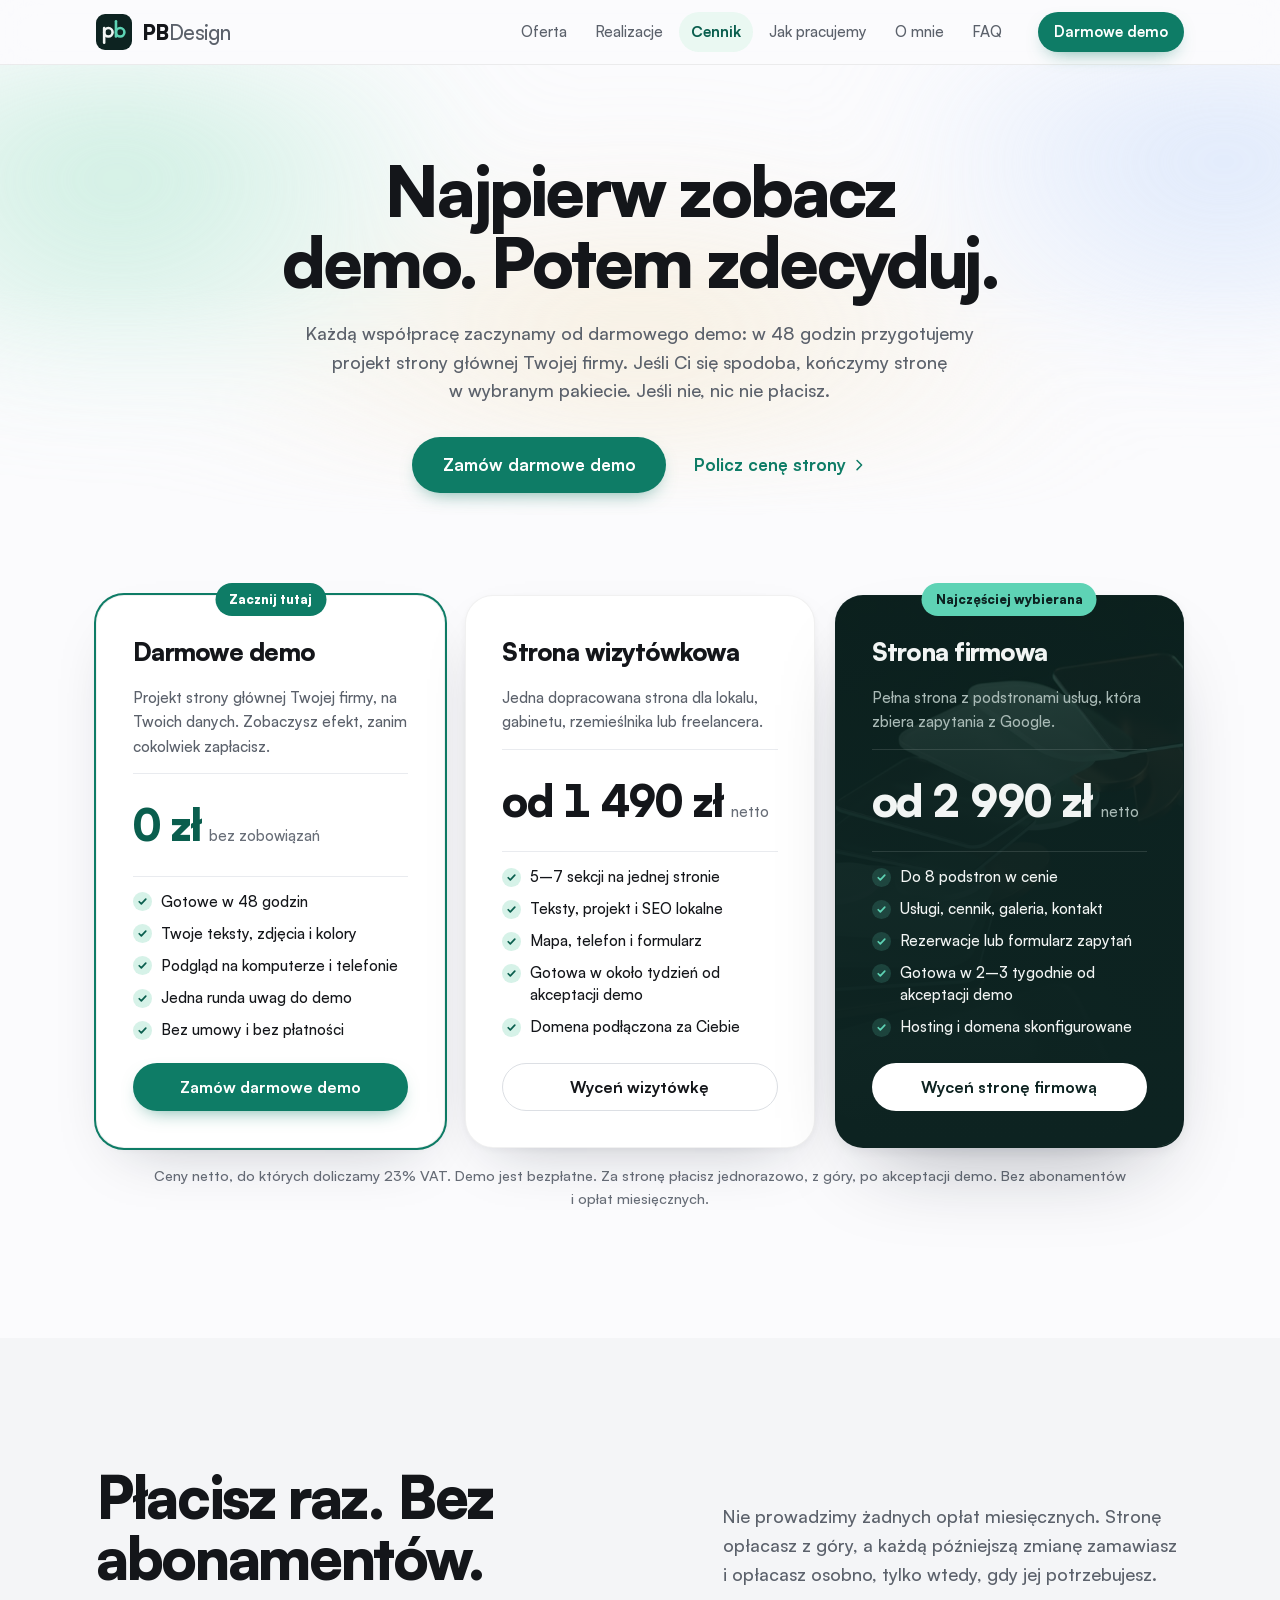
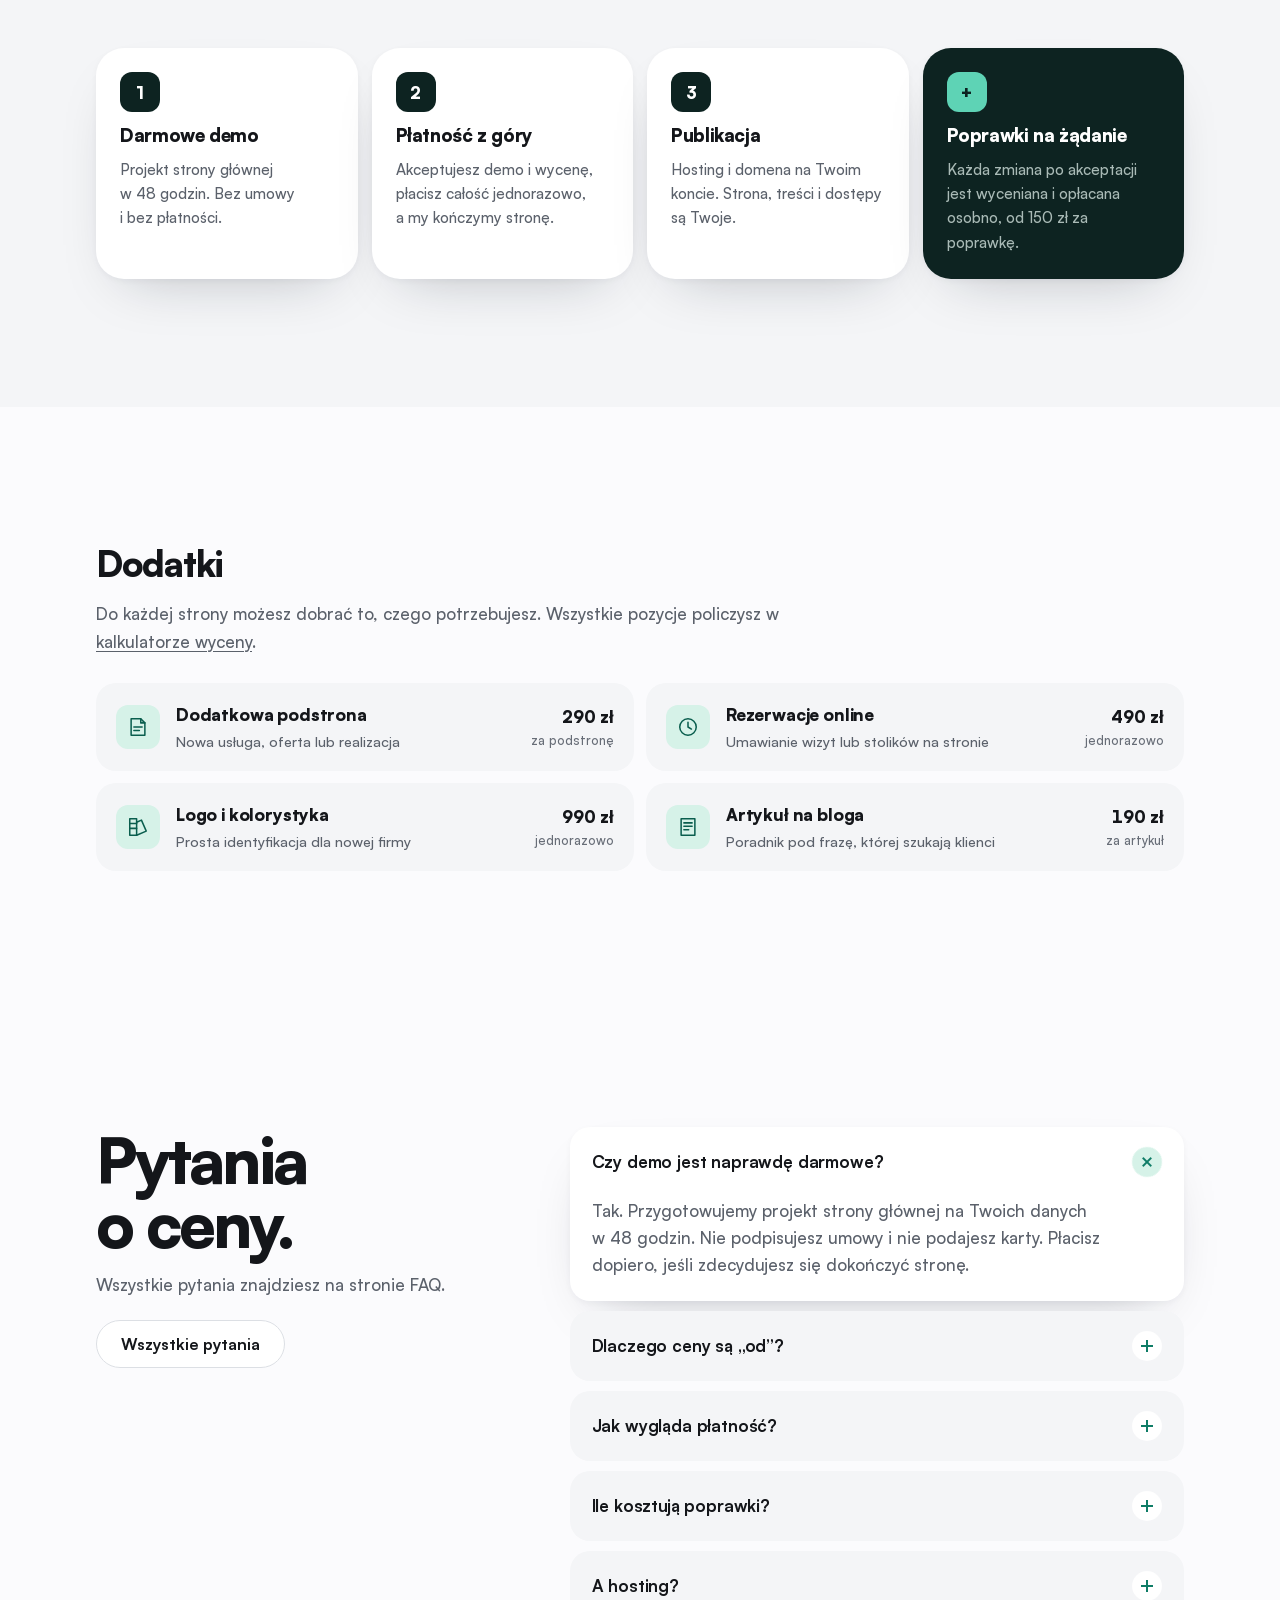
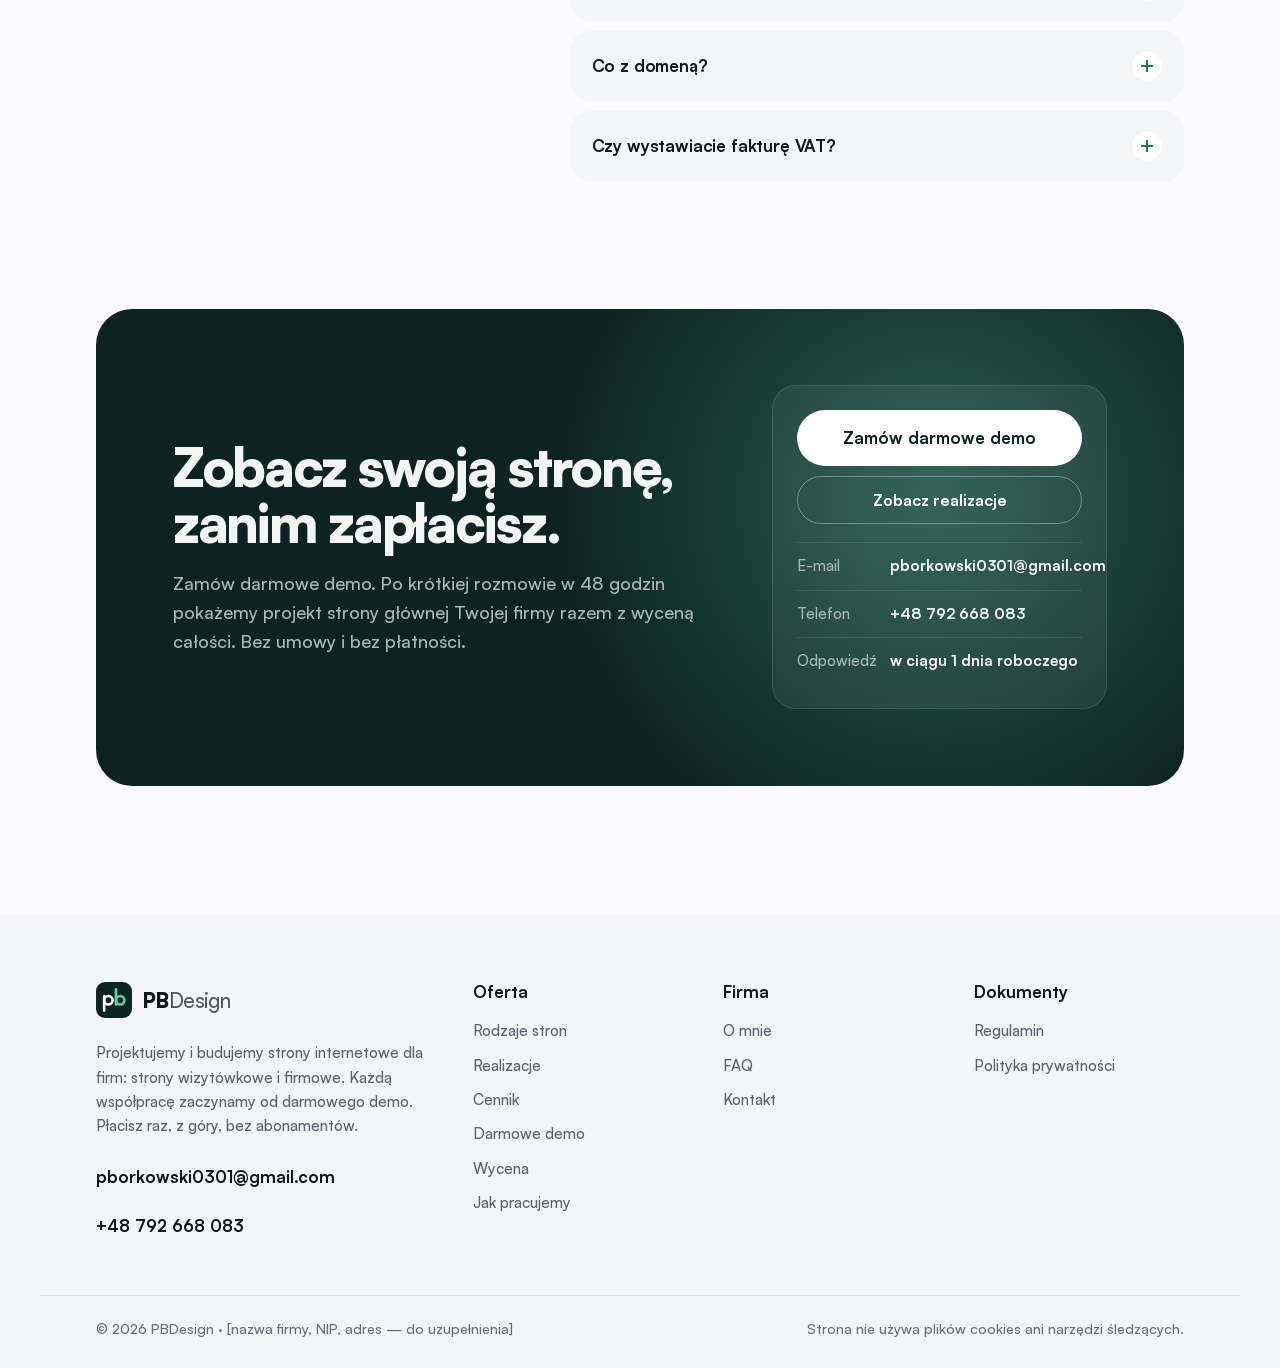
<file: cennik.html>
<!DOCTYPE html>
<html lang="pl">
<head>
<meta charset="utf-8">
<meta name="viewport" content="width=device-width, initial-scale=1">
<title>Cennik — PBDesign | Darmowe demo, strona wizytówkowa i&nbsp;firmowa</title>
<meta name="description" content="Zacznij od darmowego demo strony głównej w 48 godzin. Strona wizytówkowa od 1 490 zł, strona firmowa od 2 990 zł netto, płatne jednorazowo z góry. Bez abonamentów.">
<link rel="canonical" href="https://borkowskiprzemo098.github.io/pbdesign/cennik.html">
<meta name="theme-color" content="#FBFBFD">
<meta property="og:type" content="website">
<meta property="og:locale" content="pl_PL">
<meta property="og:title" content="Cennik — PBDesign | Darmowe demo, strona wizytówkowa i firmowa">
<meta property="og:description" content="Zacznij od darmowego demo strony głównej w 48 godzin. Strona wizytówkowa od 1 490 zł, strona firmowa od 2 990 zł netto, płatne jednorazowo z góry. Bez abonamentów.">
<meta property="og:image" content="https://borkowskiprzemo098.github.io/pbdesign/assets/og.jpg">
<link rel="icon" href="assets/favicon.svg" type="image/svg+xml">
<link rel="preload" href="assets/fonts/satoshi-900.woff2" as="font" type="font/woff2" crossorigin>
<link rel="preload" href="assets/fonts/satoshi-500.woff2" as="font" type="font/woff2" crossorigin>
<link rel="stylesheet" href="styles.css">
</head>
<body class="page-cennik">
<svg width="0" height="0" class="sprite" aria-hidden="true">
  <defs>
    <symbol id="i-stats" viewBox="0 0 32 32"><path d="M5 27h22M8 22v-6M14 22V10M20 22v-9M26 22V6"/></symbol>
    <symbol id="i-consent" viewBox="0 0 32 32"><path d="M16 4 6 8v8c0 6 4.3 10.5 10 12 5.7-1.5 10-6 10-12V8L16 4Z"/><path d="m11.5 16 3.2 3.2L21 13"/></symbol>
    <symbol id="i-seo" viewBox="0 0 32 32"><circle cx="13" cy="13" r="8"/><path d="m19 19 8 8M9.5 15l3-3 2 2 3-3.5"/></symbol>
    <symbol id="i-aivis" viewBox="0 0 32 32"><path d="M3 16s5-9 13-9 13 9 13 9-5 9-13 9S3 16 3 16Z"/><path d="M16 11.5v9M11.5 16h9"/></symbol>
    <symbol id="i-cms" viewBox="0 0 32 32"><path d="M6 4h14l6 6v18H6V4Z"/><path d="M20 4v6h6M10 16h12M10 21h8"/></symbol>
    <symbol id="i-mail" viewBox="0 0 32 32"><path d="M4 7h24v18H4V7Z"/><path d="m4 8 12 10L28 8"/></symbol>
    <symbol id="i-campaign" viewBox="0 0 32 32"><path d="M5 13v6h5l11 6V7L10 13H5Z"/><path d="M10 19l2 7h4l-2-7M25 12v8"/></symbol>
    <symbol id="i-style" viewBox="0 0 32 32"><path d="M4 4h10v24H4V4Z"/><path d="M14 9l7-3 7 16-14 6"/><path d="M4 11h10M4 18h10"/></symbol>
    <symbol id="i-chat" viewBox="0 0 32 32"><path d="M4 5h18v12H11l-5 4v-4H4V5Z"/><path d="M22 11h6v12h-2v4l-5-4h-8v-2"/></symbol>
    <symbol id="i-funnel" viewBox="0 0 32 32"><path d="M4 5h24l-9 11v10l-6 3V16L4 5Z"/></symbol>
    <symbol id="i-share" viewBox="0 0 32 32"><path d="M13 19l6-6"/><path d="M11 14 8 17a4.2 4.2 0 0 0 6 6l3-3M21 18l3-3a4.2 4.2 0 0 0-6-6l-3 3"/></symbol>
    <symbol id="i-ask" viewBox="0 0 32 32"><path d="M4 5h24v17H13l-6 5v-5H4V5Z"/><path d="M10 17v-3M15 17v-6M20 17v-4"/></symbol>
    <symbol id="i-wave" viewBox="0 0 32 32"><path d="M4 16h3M9 11v10M13 7v18M17 12v8M21 9v14M25 14v4M28 16h1"/></symbol>
    <symbol id="i-plug" viewBox="0 0 32 32"><path d="M11 4v7M21 4v7M7 11h18v5a9 9 0 0 1-18 0v-5Z"/><path d="M16 25v4"/></symbol>
    <symbol id="i-lock" viewBox="0 0 32 32"><path d="M7 14h18v14H7V14Z"/><path d="M11 14V9a5 5 0 0 1 10 0v5M16 19v4"/></symbol>
    <symbol id="i-build" viewBox="0 0 32 32"><path d="M4 28h24M7 28V14l9-8 9 8v14"/><path d="M13 28v-8h6v8"/></symbol>
    <symbol id="i-data" viewBox="0 0 32 32"><ellipse cx="16" cy="7" rx="10" ry="3.5"/><path d="M6 7v18c0 2 4.5 3.5 10 3.5S26 27 26 25V7M6 16c0 2 4.5 3.5 10 3.5S26 18 26 16"/></symbol>
    <symbol id="i-people" viewBox="0 0 32 32"><circle cx="11" cy="10" r="4"/><path d="M3 26c0-5 3.6-8 8-8s8 3 8 8"/><path d="M20 15l4 4 5-7"/></symbol>
    <symbol id="i-school" viewBox="0 0 32 32"><path d="m2 12 14-6 14 6-14 6-14-6Z"/><path d="M8 15v7c2.5 2.3 5 3 8 3s5.5-.7 8-3v-7M28 13v9"/></symbol>
    <symbol id="i-yes" viewBox="0 0 32 32"><path d="m7 16.5 6 6L25 10"/></symbol>
    <symbol id="i-no" viewBox="0 0 32 32"><path d="m9 9 14 14M23 9 9 23"/></symbol>
    <symbol id="i-part" viewBox="0 0 32 32"><path d="M8 16h16"/></symbol>
    <symbol id="i-arrow" viewBox="0 0 32 32"><path d="M5 16h21M18 8l8 8-8 8"/></symbol>
    <symbol id="i-chev" viewBox="0 0 32 32"><path d="m12 7 9 9-9 9"/></symbol>
    <symbol id="i-flag" viewBox="0 0 32 32"><path d="M7 29V4M7 5h17l-4 6 4 6H7"/></symbol>
    <symbol id="i-users" viewBox="0 0 32 32"><circle cx="12" cy="11" r="4.5"/><path d="M3 27c0-5 4-8.5 9-8.5s9 3.5 9 8.5M21 6.5a4.5 4.5 0 0 1 0 9M24 19c3 1 5 3.8 5 8"/></symbol>
    <symbol id="i-key" viewBox="0 0 32 32"><circle cx="10" cy="20" r="6"/><path d="m14.5 15.5 12-12M22 8l4 4M18.5 11.5l3 3"/></symbol>
    <symbol id="i-cart" viewBox="0 0 32 32"><path d="M3 5h4l3 15h15l3-10H9"/><circle cx="12" cy="26" r="2"/><circle cx="23" cy="26" r="2"/></symbol>
    <symbol id="i-sheet" viewBox="0 0 32 32"><path d="M5 5h22v22H5V5Z"/><path d="M5 12h22M5 19h22M13 5v22"/></symbol>
    <symbol id="i-bell" viewBox="0 0 32 32"><path d="M8 22V14a8 8 0 0 1 16 0v8l2 3H6l2-3Z"/><path d="M13 28h6"/></symbol>
    <symbol id="i-spark" viewBox="0 0 32 32"><path d="M16 3v7M16 22v7M3 16h7M22 16h7M7 7l5 5M20 20l5 5M25 7l-5 5M12 20l-5 5"/></symbol>
    <symbol id="logo-mark" viewBox="0 0 64 64"><rect width="64" height="64" rx="16" fill="#0D2321"/><g fill="none" stroke-width="4.6" stroke-linecap="round"><path d="M14.5 25v26" stroke="#F2F5F4"/><circle cx="22" cy="32.5" r="7.5" stroke="#F2F5F4"/><path d="M35.5 13v27" stroke="#5ED3B5"/><circle cx="43" cy="32.5" r="7.5" stroke="#5ED3B5"/></g></symbol>
    <symbol id="i-cup" viewBox="0 0 32 32"><path d="M5 12h18v7a7 7 0 0 1-7 7h-4a7 7 0 0 1-7-7v-7Z"/><path d="M23 14h2a3 3 0 0 1 0 6h-2M10 4v4M15 3v5M20 4v4"/></symbol>
    <symbol id="i-bag" viewBox="0 0 32 32"><path d="M8 11a8 8 0 0 1 16 0v15a2 2 0 0 1-2 2H10a2 2 0 0 1-2-2V11Z"/><path d="M12 6V4h8v2M12 18h8v5h-8z"/></symbol>
    <symbol id="i-lamp" viewBox="0 0 32 32"><path d="M9 28h14M16 28V18l-6-8"/><path d="M6 6l8 2-4 7-6-3 2-6Z"/><path d="M12 16l3 3"/></symbol>
    <symbol id="i-copy" viewBox="0 0 32 32"><path d="M10 10h16v18H10z"/><path d="M6 22V4h14"/></symbol>
    <symbol id="i-link" viewBox="0 0 32 32"><path d="M13 19l6-6"/><path d="M11 14 8 17a4.2 4.2 0 0 0 6 6l3-3M21 18l3-3a4.2 4.2 0 0 0-6-6l-3 3"/></symbol>
    <symbol id="i-google" viewBox="0 0 32 32"><circle cx="14" cy="14" r="9"/><path d="m21 21 7 7"/></symbol>
    <symbol id="i-blog" viewBox="0 0 32 32"><path d="M6 4h20v24H6z"/><path d="M10 10h12M10 15h12M10 20h7"/></symbol>
    <symbol id="i-clock" viewBox="0 0 32 32"><circle cx="16" cy="16" r="12"/><path d="M16 9v7l5 3"/></symbol>
  </defs>
</svg>
<a class="skip" href="#main">Przejdź do treści</a>
<header class="bar" id="top">
  <div class="bar__in">
    <a class="brand" href="index.html">
      <svg class="brand__logo" aria-hidden="true"><use href="#logo-mark"/></svg><span class="brand__word">PB<span>Design</span></span>
    </a>
    <nav class="nav" id="nav" aria-label="Główna nawigacja">
      <a href="index.html#oferta" data-nav="oferta">Oferta</a>
      <a href="realizacje.html" data-nav="realizacje">Realizacje</a>
      <a href="cennik.html" data-nav="cennik" aria-current="page">Cennik</a>
      <a href="index.html#jak-pracujemy" data-nav="proces">Jak pracujemy</a>
      <a href="o-mnie.html" data-nav="o-mnie">O&nbsp;mnie</a>
      <a href="faq.html" data-nav="faq">FAQ</a>
      <a class="nav__cta" href="wycena.html#demo">Darmowe demo</a>
    </nav>
    <a class="pill pill--accent pill--sm bar__cta" href="wycena.html#demo">Darmowe demo</a>
    <button class="burger" type="button" aria-expanded="false" aria-controls="nav" aria-label="Otwórz menu"><span></span><span></span></button>
  </div>
</header>

<main id="main">
<section class="phero" aria-labelledby="price-h">
  <div class="hero__glow" aria-hidden="true"></div>
  <div class="wrap">
    <h1 id="price-h">Najpierw zobacz demo. Potem zdecyduj.</h1>
    <p class="phero__lead">Każdą współpracę zaczynamy od darmowego demo: w&nbsp;48&nbsp;godzin przygotujemy projekt strony głównej Twojej firmy. Jeśli Ci się spodoba, kończymy stronę w&nbsp;wybranym pakiecie. Jeśli nie, nic nie płacisz.</p>
    <div class="hero__actions"><a class="pill pill--accent pill--lg" href="wycena.html#demo">Zamów darmowe demo</a><a class="textlink" href="wycena.html">Policz cenę strony <svg class="ic"><use href="#i-chev"/></svg></a></div>
  </div>
</section>

<section class="sec sec--tight" aria-labelledby="plans-h">
  <div class="wrap">
    <h2 id="plans-h" class="sr">Rodzaje stron</h2>
    <div class="plans">
      <article class="plan plan--demo"><span class="plan__badge plan__badge--free">Zacznij tutaj</span><h3>Darmowe demo</h3><p class="plan__for">Projekt strony głównej Twojej firmy, na Twoich danych. Zobaczysz efekt, zanim cokolwiek zapłacisz.</p><p class="plan__price"><b>0&nbsp;zł</b><span>bez zobowiązań</span></p><ul><li>Gotowe w&nbsp;48&nbsp;godzin</li><li>Twoje teksty, zdjęcia i&nbsp;kolory</li><li>Podgląd na komputerze i&nbsp;telefonie</li><li>Jedna runda uwag do demo</li><li>Bez umowy i&nbsp;bez płatności</li></ul><a class="pill pill--accent" href="wycena.html#demo">Zamów darmowe demo</a></article>
      <article class="plan"><h3>Strona wizytówkowa</h3><p class="plan__for">Jedna dopracowana strona dla lokalu, gabinetu, rzemieślnika lub freelancera.</p><p class="plan__price"><b>od 1&nbsp;490&nbsp;zł</b><span>netto</span></p><ul><li>5–7&nbsp;sekcji na jednej stronie</li><li>Teksty, projekt i&nbsp;SEO lokalne</li><li>Mapa, telefon i&nbsp;formularz</li><li>Gotowa w&nbsp;około tydzień od akceptacji demo</li><li>Domena podłączona za Ciebie</li></ul><a class="pill pill--ghost" href="wycena.html">Wyceń wizytówkę</a></article>
      <article class="plan plan--hot plan--vid"><video class="plan__vid" muted loop playsinline preload="none" poster="assets/video/cards.jpg" aria-hidden="true"><source src="assets/video/cards.mp4" type="video/mp4"></video><span class="plan__badge">Najczęściej wybierana</span><h3>Strona firmowa</h3><p class="plan__for">Pełna strona z&nbsp;podstronami usług, która zbiera zapytania z&nbsp;Google.</p><p class="plan__price"><b>od 2&nbsp;990&nbsp;zł</b><span>netto</span></p><ul><li>Do 8&nbsp;podstron w&nbsp;cenie</li><li>Usługi, cennik, galeria, kontakt</li><li>Rezerwacje lub formularz zapytań</li><li>Gotowa w&nbsp;2–3&nbsp;tygodnie od akceptacji demo</li><li>Hosting i&nbsp;domena skonfigurowane</li></ul><a class="pill pill--light" href="wycena.html">Wyceń stronę firmową</a></article>
    </div>
    <p class="vat">Ceny netto, do których doliczamy 23% VAT. Demo jest bezpłatne. Za stronę płacisz jednorazowo, z&nbsp;góry, po akceptacji demo. Bez abonamentów i&nbsp;opłat miesięcznych.</p>
  </div>
</section>

<section class="sec sec--grey" aria-labelledby="care-h">
  <div class="wrap">
    <div class="head">
      <h2 id="care-h">Płacisz raz. Bez abonamentów.</h2>
      <p>Nie prowadzimy żadnych opłat miesięcznych. Stronę opłacasz z&nbsp;góry, a&nbsp;każdą późniejszą zmianę zamawiasz i&nbsp;opłacasz osobno, tylko wtedy, gdy jej potrzebujesz.</p>
    </div>
    <div class="paygrid">
      <article class="payc"><span class="payc__n">1</span><h3>Darmowe demo</h3><p>Projekt strony głównej w&nbsp;48&nbsp;godzin. Bez umowy i&nbsp;bez płatności.</p></article>
      <article class="payc"><span class="payc__n">2</span><h3>Płatność z&nbsp;góry</h3><p>Akceptujesz demo i&nbsp;wycenę, płacisz całość jednorazowo, a&nbsp;my kończymy stronę.</p></article>
      <article class="payc"><span class="payc__n">3</span><h3>Publikacja</h3><p>Hosting i&nbsp;domena na Twoim koncie. Strona, treści i&nbsp;dostępy są Twoje.</p></article>
      <article class="payc payc--accent"><span class="payc__n">+</span><h3>Poprawki na żądanie</h3><p>Każda zmiana po akceptacji jest wyceniana i&nbsp;opłacana osobno, od 150&nbsp;zł za poprawkę.</p></article>
    </div>
  </div>
</section>

<section class="sec" aria-labelledby="add-h">
  <div class="wrap">
    <h2 id="add-h" class="sub-h">Dodatki</h2>
    <p class="sub-p">Do każdej strony możesz dobrać&nbsp;to, czego potrzebujesz. Wszystkie pozycje policzysz w <a href="wycena.html">kalkulatorze wyceny</a>.</p>
    <div class="addons">
      <div class="addon addon--g"><span class="tile-ic"><svg class="ic"><use href="#i-cms"/></svg></span><div><h3>Dodatkowa podstrona</h3><p>Nowa usługa, oferta lub realizacja</p></div><b>290&nbsp;zł<small>za podstronę</small></b></div>
      <div class="addon addon--g"><span class="tile-ic"><svg class="ic"><use href="#i-clock"/></svg></span><div><h3>Rezerwacje online</h3><p>Umawianie wizyt lub stolików na stronie</p></div><b>490&nbsp;zł<small>jednorazowo</small></b></div>
      <div class="addon addon--g"><span class="tile-ic"><svg class="ic"><use href="#i-style"/></svg></span><div><h3>Logo i&nbsp;kolorystyka</h3><p>Prosta identyfikacja dla nowej firmy</p></div><b>990&nbsp;zł<small>jednorazowo</small></b></div>
      <div class="addon addon--g"><span class="tile-ic"><svg class="ic"><use href="#i-blog"/></svg></span><div><h3>Artykuł na bloga</h3><p>Poradnik pod frazę, której szukają klienci</p></div><b>190&nbsp;zł<small>za artykuł</small></b></div>
    </div>
  </div>
</section>

<section class="sec" aria-labelledby="pfaq-h">
  <div class="wrap faq">
    <div class="faq__head">
      <h2 id="pfaq-h">Pytania o&nbsp;ceny.</h2>
      <p>Wszystkie pytania znajdziesz na stronie FAQ.</p>
      <a class="pill pill--ghost" href="faq.html">Wszystkie pytania</a>
    </div>
    <div class="faq__list">
      <details open><summary>Czy demo jest naprawdę darmowe?</summary><p>Tak. Przygotowujemy projekt strony głównej na Twoich danych w&nbsp;48&nbsp;godzin. Nie podpisujesz umowy i&nbsp;nie podajesz karty. Płacisz dopiero, jeśli zdecydujesz się dokończyć stronę.</p></details>
      <details><summary>Dlaczego ceny są „od”?</summary><p>Cena zależy od liczby podstron i&nbsp;funkcji. Dokładną kwotę podajemy w&nbsp;wycenie po krótkiej rozmowie i&nbsp;zapisujemy w&nbsp;umowie. Nie dopłacasz nic bez swojej zgody.</p></details>
      <details><summary>Jak wygląda płatność?</summary><p>Jednorazowo, z&nbsp;góry: po akceptacji demo i&nbsp;wyceny płacisz całość, a&nbsp;my kończymy stronę. Nie ma żadnych opłat miesięcznych.</p></details>
      <details><summary>Ile kosztują poprawki?</summary><p>Każda poprawka po akceptacji projektu jest wyceniana osobno, od 150&nbsp;zł netto. Przed zleceniem zawsze znasz cenę.</p></details>
      <details><summary>A&nbsp;hosting?</summary><p>Konfigurujemy hosting i&nbsp;domenę na Twoim koncie. Płacisz dostawcy bezpośrednio, zwykle kilkanaście złotych miesięcznie, bez pośrednictwa i&nbsp;abonamentu u&nbsp;nas.</p></details>
      <details><summary>Co z&nbsp;domeną?</summary><p>Domena jest rejestrowana na Ciebie. Jeśli już ją masz, podłączymy&nbsp;ją. Nową pomożemy kupić; to zwykle kilkadziesiąt złotych rocznie.</p></details>
      <details><summary>Czy wystawiacie fakturę VAT?</summary><p>Tak, po każdej płatności.</p></details>
    </div>
  </div>
</section>
<section class="cta-sec" id="kontakt" aria-labelledby="cta-h">
  <div class="wrap">
    <div class="cta">
      <div class="cta__copy">
        <h2 id="cta-h">Zobacz swoją stronę, zanim zapłacisz.</h2>
        <p>Zamów darmowe demo. Po krótkiej rozmowie w&nbsp;48&nbsp;godzin pokażemy projekt strony głównej Twojej firmy razem z&nbsp;wyceną całości. Bez umowy i&nbsp;bez płatności.</p>
      </div>
      <div class="cta__card">
        <a class="pill pill--light pill--lg pill--block" href="wycena.html#demo">Zamów darmowe demo</a>
        <a class="pill pill--outline-light pill--block" href="realizacje.html">Zobacz realizacje</a>
        <dl>
          <div><dt>E-mail</dt><dd><a href="mailto:pborkowski0301@gmail.com">pborkowski0301@gmail.com</a></dd></div>
          <div><dt>Telefon</dt><dd><a href="tel:+48792668083">+48&nbsp;792&nbsp;668&nbsp;083</a></dd></div>
          <div><dt>Odpowiedź</dt><dd>w&nbsp;ciągu 1&nbsp;dnia roboczego</dd></div>
        </dl>
      </div>
    </div>
  </div>
</section>

</main>
<footer class="foot">
  <div class="wrap foot__grid">
    <div>
      <a class="brand" href="index.html"><svg class="brand__logo" aria-hidden="true"><use href="#logo-mark"/></svg><span class="brand__word">PB<span>Design</span></span></a>
      <p class="foot__about">Projektujemy i&nbsp;budujemy strony internetowe dla firm: strony wizytówkowe i&nbsp;firmowe. Każdą współpracę zaczynamy od darmowego demo. Płacisz raz, z&nbsp;góry, bez abonamentów.</p>
      <p class="foot__contact"><a href="mailto:pborkowski0301@gmail.com">pborkowski0301@gmail.com</a><a href="tel:+48792668083">+48&nbsp;792&nbsp;668&nbsp;083</a></p>
    </div>
    <nav aria-label="Oferta"><p class="foot__h">Oferta</p><a href="index.html#oferta">Rodzaje stron</a><a href="realizacje.html">Realizacje</a><a href="cennik.html">Cennik</a><a href="wycena.html#demo">Darmowe demo</a><a href="wycena.html">Wycena</a><a href="index.html#jak-pracujemy">Jak pracujemy</a></nav>
    <nav aria-label="Firma"><p class="foot__h">Firma</p><a href="o-mnie.html">O&nbsp;mnie</a><a href="faq.html">FAQ</a><a href="#kontakt">Kontakt</a></nav>
    <nav aria-label="Dokumenty"><p class="foot__h">Dokumenty</p><a href="regulamin.html">Regulamin</a><a href="polityka-prywatnosci.html">Polityka prywatności</a></nav>
  </div>
  <div class="wrap foot__legal"><span>© 2026 PBDesign · [nazwa firmy, NIP, adres — do uzupełnienia]</span><span>Strona nie używa plików cookies ani narzędzi śledzących.</span></div>
</footer>


<script src="app.js" defer></script>
</body>
</html>
</file>
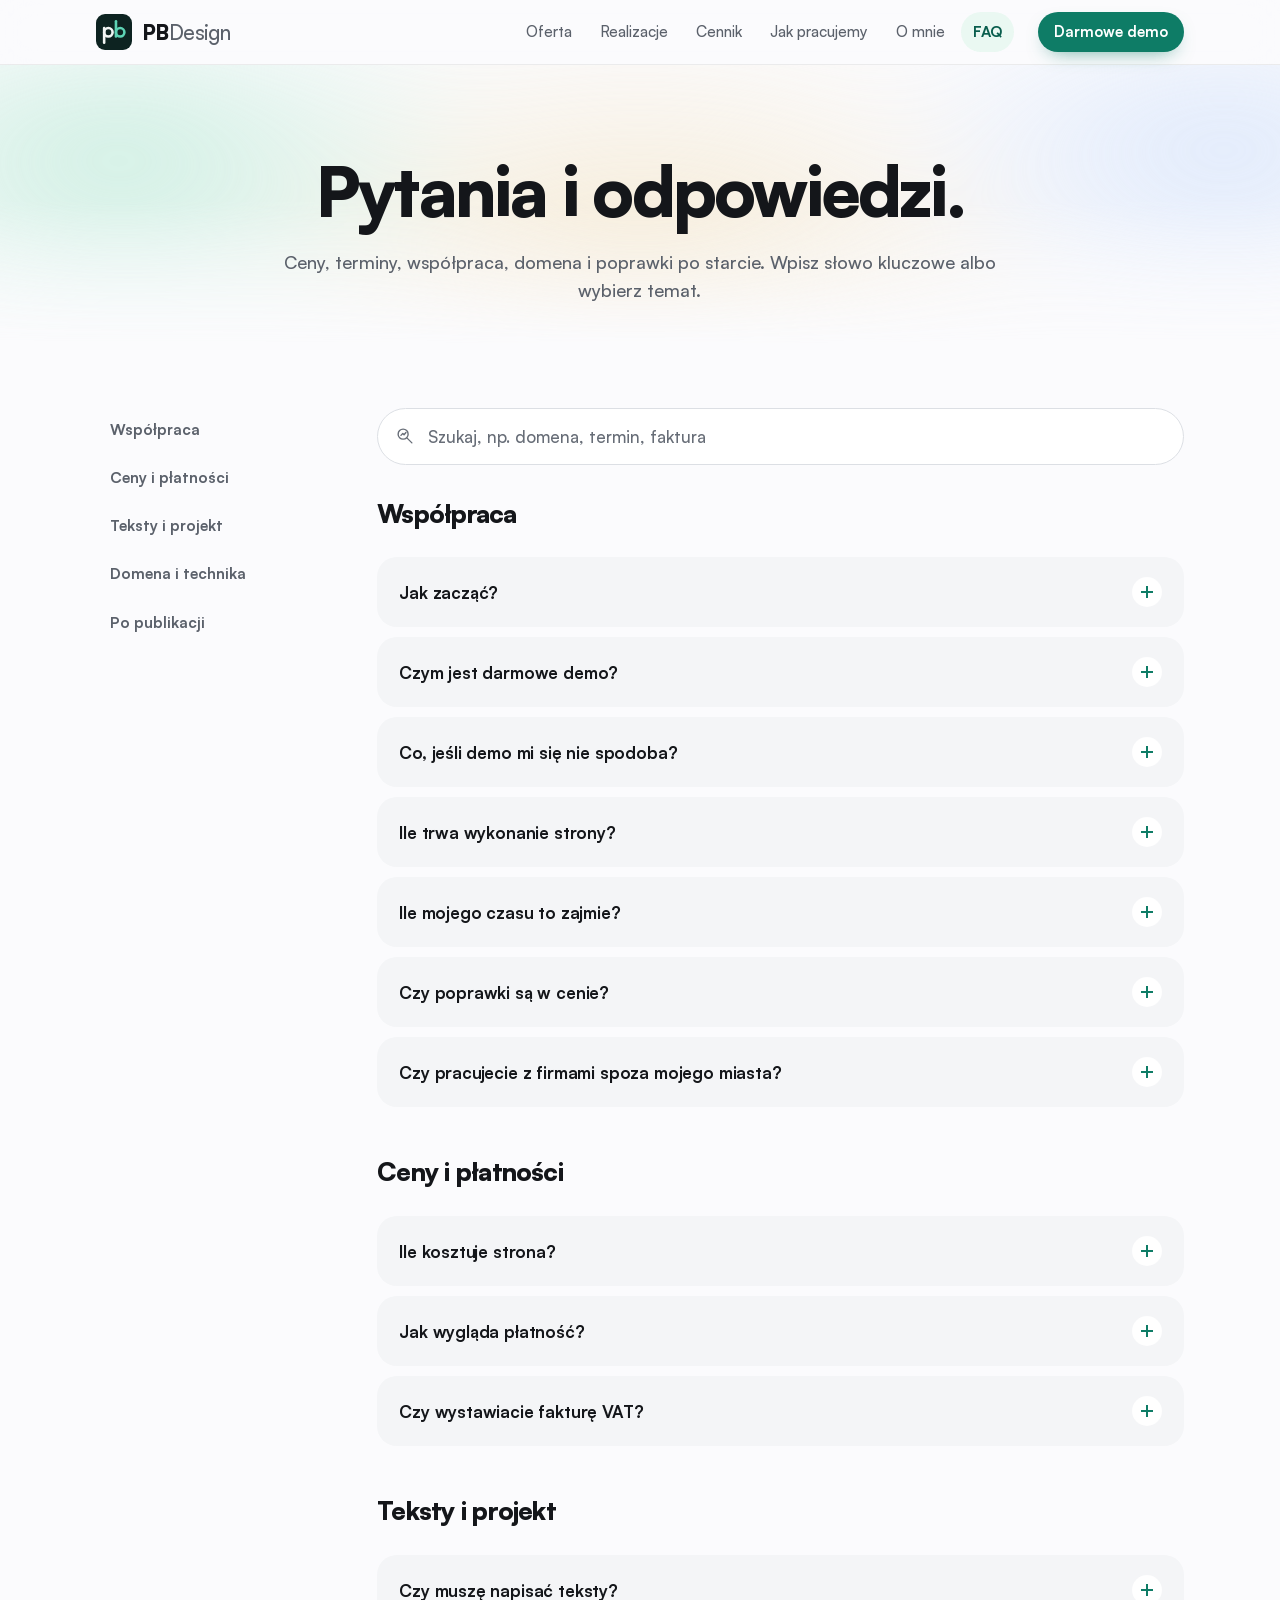
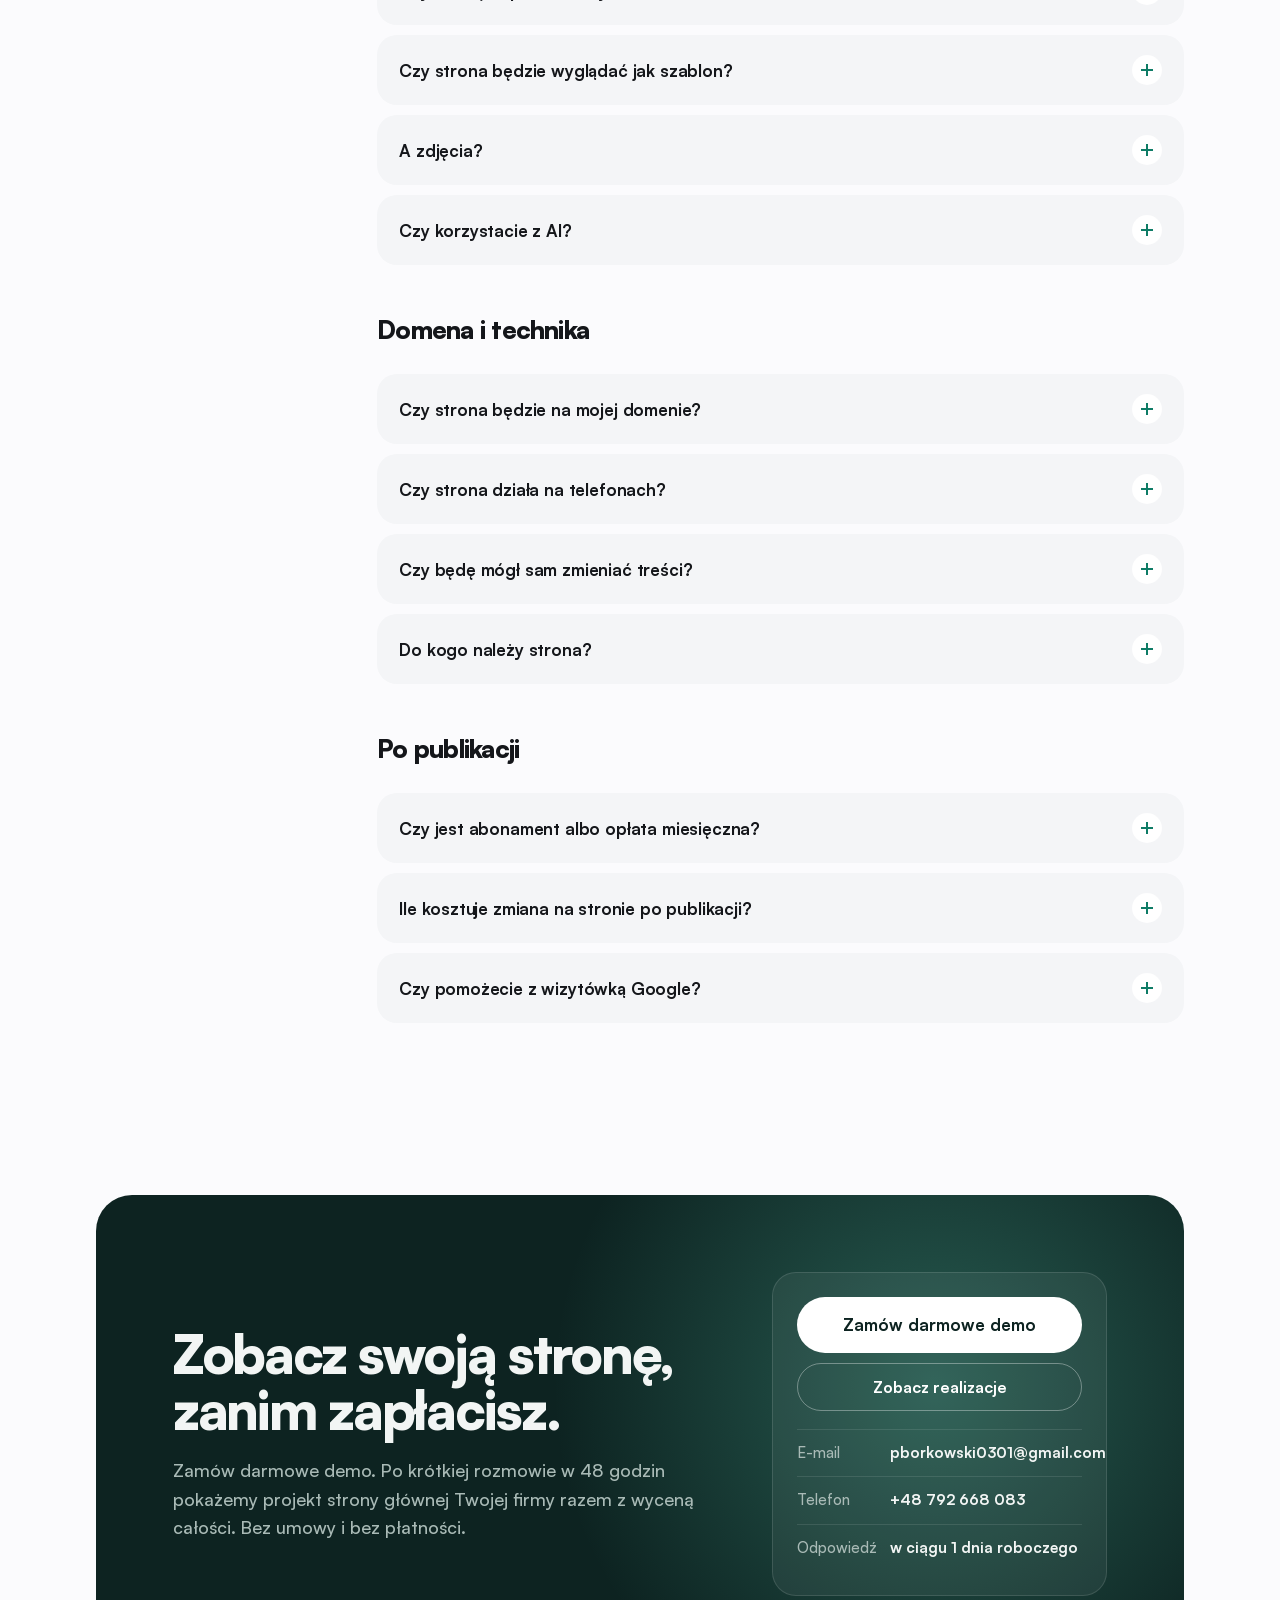
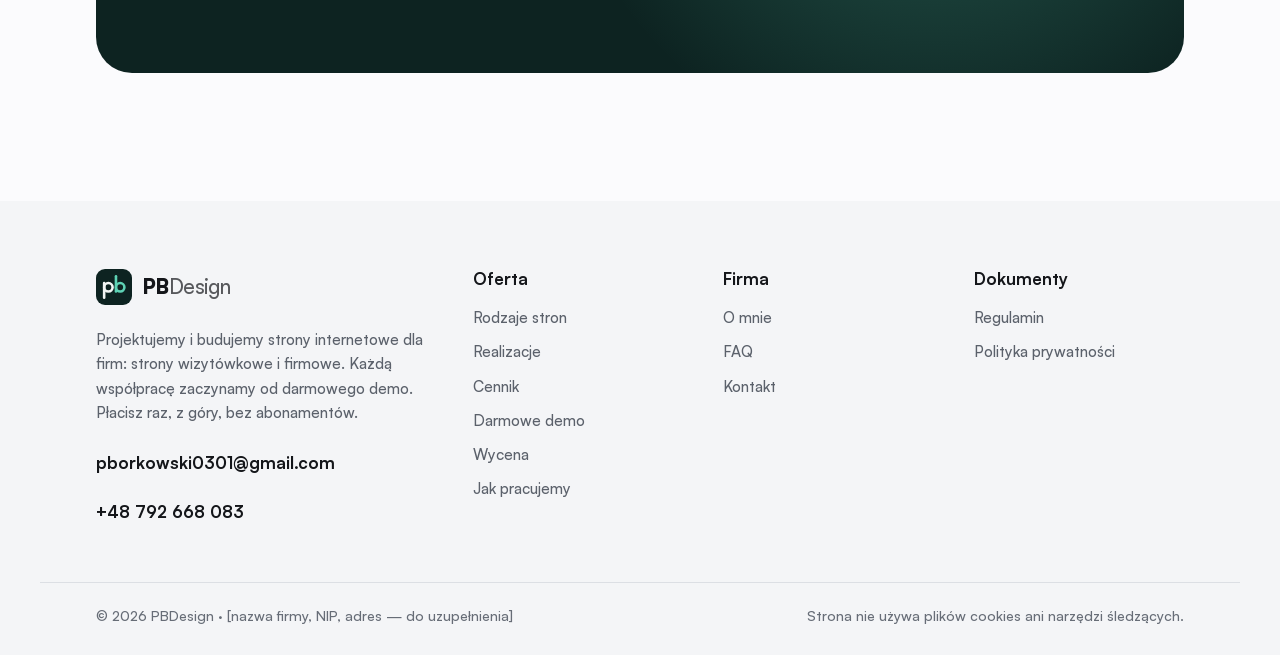
<file: faq.html>
<!DOCTYPE html>
<html lang="pl">
<head>
<meta charset="utf-8">
<meta name="viewport" content="width=device-width, initial-scale=1">
<title>FAQ — PBDesign | Pytania o&nbsp;projektowanie stron internetowych</title>
<meta name="description" content="Ile kosztuje i ile trwa wykonanie strony, co trzeba przygotować, jak wygląda współpraca, domena, hosting, poprawki i prawa do strony.">
<link rel="canonical" href="https://borkowskiprzemo098.github.io/pbdesign/faq.html">
<meta name="theme-color" content="#FBFBFD">
<meta property="og:type" content="website">
<meta property="og:locale" content="pl_PL">
<meta property="og:title" content="FAQ — PBDesign | Pytania o projektowanie stron internetowych">
<meta property="og:description" content="Ile kosztuje i ile trwa wykonanie strony, co trzeba przygotować, jak wygląda współpraca, domena, hosting, poprawki i prawa do strony.">
<meta property="og:image" content="https://borkowskiprzemo098.github.io/pbdesign/assets/og.jpg">
<link rel="icon" href="assets/favicon.svg" type="image/svg+xml">
<link rel="preload" href="assets/fonts/satoshi-900.woff2" as="font" type="font/woff2" crossorigin>
<link rel="preload" href="assets/fonts/satoshi-500.woff2" as="font" type="font/woff2" crossorigin>
<link rel="stylesheet" href="styles.css">
</head>
<body class="page-faq">
<svg width="0" height="0" class="sprite" aria-hidden="true">
  <defs>
    <symbol id="i-stats" viewBox="0 0 32 32"><path d="M5 27h22M8 22v-6M14 22V10M20 22v-9M26 22V6"/></symbol>
    <symbol id="i-consent" viewBox="0 0 32 32"><path d="M16 4 6 8v8c0 6 4.3 10.5 10 12 5.7-1.5 10-6 10-12V8L16 4Z"/><path d="m11.5 16 3.2 3.2L21 13"/></symbol>
    <symbol id="i-seo" viewBox="0 0 32 32"><circle cx="13" cy="13" r="8"/><path d="m19 19 8 8M9.5 15l3-3 2 2 3-3.5"/></symbol>
    <symbol id="i-aivis" viewBox="0 0 32 32"><path d="M3 16s5-9 13-9 13 9 13 9-5 9-13 9S3 16 3 16Z"/><path d="M16 11.5v9M11.5 16h9"/></symbol>
    <symbol id="i-cms" viewBox="0 0 32 32"><path d="M6 4h14l6 6v18H6V4Z"/><path d="M20 4v6h6M10 16h12M10 21h8"/></symbol>
    <symbol id="i-mail" viewBox="0 0 32 32"><path d="M4 7h24v18H4V7Z"/><path d="m4 8 12 10L28 8"/></symbol>
    <symbol id="i-campaign" viewBox="0 0 32 32"><path d="M5 13v6h5l11 6V7L10 13H5Z"/><path d="M10 19l2 7h4l-2-7M25 12v8"/></symbol>
    <symbol id="i-style" viewBox="0 0 32 32"><path d="M4 4h10v24H4V4Z"/><path d="M14 9l7-3 7 16-14 6"/><path d="M4 11h10M4 18h10"/></symbol>
    <symbol id="i-chat" viewBox="0 0 32 32"><path d="M4 5h18v12H11l-5 4v-4H4V5Z"/><path d="M22 11h6v12h-2v4l-5-4h-8v-2"/></symbol>
    <symbol id="i-funnel" viewBox="0 0 32 32"><path d="M4 5h24l-9 11v10l-6 3V16L4 5Z"/></symbol>
    <symbol id="i-share" viewBox="0 0 32 32"><path d="M13 19l6-6"/><path d="M11 14 8 17a4.2 4.2 0 0 0 6 6l3-3M21 18l3-3a4.2 4.2 0 0 0-6-6l-3 3"/></symbol>
    <symbol id="i-ask" viewBox="0 0 32 32"><path d="M4 5h24v17H13l-6 5v-5H4V5Z"/><path d="M10 17v-3M15 17v-6M20 17v-4"/></symbol>
    <symbol id="i-wave" viewBox="0 0 32 32"><path d="M4 16h3M9 11v10M13 7v18M17 12v8M21 9v14M25 14v4M28 16h1"/></symbol>
    <symbol id="i-plug" viewBox="0 0 32 32"><path d="M11 4v7M21 4v7M7 11h18v5a9 9 0 0 1-18 0v-5Z"/><path d="M16 25v4"/></symbol>
    <symbol id="i-lock" viewBox="0 0 32 32"><path d="M7 14h18v14H7V14Z"/><path d="M11 14V9a5 5 0 0 1 10 0v5M16 19v4"/></symbol>
    <symbol id="i-build" viewBox="0 0 32 32"><path d="M4 28h24M7 28V14l9-8 9 8v14"/><path d="M13 28v-8h6v8"/></symbol>
    <symbol id="i-data" viewBox="0 0 32 32"><ellipse cx="16" cy="7" rx="10" ry="3.5"/><path d="M6 7v18c0 2 4.5 3.5 10 3.5S26 27 26 25V7M6 16c0 2 4.5 3.5 10 3.5S26 18 26 16"/></symbol>
    <symbol id="i-people" viewBox="0 0 32 32"><circle cx="11" cy="10" r="4"/><path d="M3 26c0-5 3.6-8 8-8s8 3 8 8"/><path d="M20 15l4 4 5-7"/></symbol>
    <symbol id="i-school" viewBox="0 0 32 32"><path d="m2 12 14-6 14 6-14 6-14-6Z"/><path d="M8 15v7c2.5 2.3 5 3 8 3s5.5-.7 8-3v-7M28 13v9"/></symbol>
    <symbol id="i-yes" viewBox="0 0 32 32"><path d="m7 16.5 6 6L25 10"/></symbol>
    <symbol id="i-no" viewBox="0 0 32 32"><path d="m9 9 14 14M23 9 9 23"/></symbol>
    <symbol id="i-part" viewBox="0 0 32 32"><path d="M8 16h16"/></symbol>
    <symbol id="i-arrow" viewBox="0 0 32 32"><path d="M5 16h21M18 8l8 8-8 8"/></symbol>
    <symbol id="i-chev" viewBox="0 0 32 32"><path d="m12 7 9 9-9 9"/></symbol>
    <symbol id="i-flag" viewBox="0 0 32 32"><path d="M7 29V4M7 5h17l-4 6 4 6H7"/></symbol>
    <symbol id="i-users" viewBox="0 0 32 32"><circle cx="12" cy="11" r="4.5"/><path d="M3 27c0-5 4-8.5 9-8.5s9 3.5 9 8.5M21 6.5a4.5 4.5 0 0 1 0 9M24 19c3 1 5 3.8 5 8"/></symbol>
    <symbol id="i-key" viewBox="0 0 32 32"><circle cx="10" cy="20" r="6"/><path d="m14.5 15.5 12-12M22 8l4 4M18.5 11.5l3 3"/></symbol>
    <symbol id="i-cart" viewBox="0 0 32 32"><path d="M3 5h4l3 15h15l3-10H9"/><circle cx="12" cy="26" r="2"/><circle cx="23" cy="26" r="2"/></symbol>
    <symbol id="i-sheet" viewBox="0 0 32 32"><path d="M5 5h22v22H5V5Z"/><path d="M5 12h22M5 19h22M13 5v22"/></symbol>
    <symbol id="i-bell" viewBox="0 0 32 32"><path d="M8 22V14a8 8 0 0 1 16 0v8l2 3H6l2-3Z"/><path d="M13 28h6"/></symbol>
    <symbol id="i-spark" viewBox="0 0 32 32"><path d="M16 3v7M16 22v7M3 16h7M22 16h7M7 7l5 5M20 20l5 5M25 7l-5 5M12 20l-5 5"/></symbol>
    <symbol id="logo-mark" viewBox="0 0 64 64"><rect width="64" height="64" rx="16" fill="#0D2321"/><g fill="none" stroke-width="4.6" stroke-linecap="round"><path d="M14.5 25v26" stroke="#F2F5F4"/><circle cx="22" cy="32.5" r="7.5" stroke="#F2F5F4"/><path d="M35.5 13v27" stroke="#5ED3B5"/><circle cx="43" cy="32.5" r="7.5" stroke="#5ED3B5"/></g></symbol>
    <symbol id="i-cup" viewBox="0 0 32 32"><path d="M5 12h18v7a7 7 0 0 1-7 7h-4a7 7 0 0 1-7-7v-7Z"/><path d="M23 14h2a3 3 0 0 1 0 6h-2M10 4v4M15 3v5M20 4v4"/></symbol>
    <symbol id="i-bag" viewBox="0 0 32 32"><path d="M8 11a8 8 0 0 1 16 0v15a2 2 0 0 1-2 2H10a2 2 0 0 1-2-2V11Z"/><path d="M12 6V4h8v2M12 18h8v5h-8z"/></symbol>
    <symbol id="i-lamp" viewBox="0 0 32 32"><path d="M9 28h14M16 28V18l-6-8"/><path d="M6 6l8 2-4 7-6-3 2-6Z"/><path d="M12 16l3 3"/></symbol>
    <symbol id="i-copy" viewBox="0 0 32 32"><path d="M10 10h16v18H10z"/><path d="M6 22V4h14"/></symbol>
    <symbol id="i-link" viewBox="0 0 32 32"><path d="M13 19l6-6"/><path d="M11 14 8 17a4.2 4.2 0 0 0 6 6l3-3M21 18l3-3a4.2 4.2 0 0 0-6-6l-3 3"/></symbol>
    <symbol id="i-google" viewBox="0 0 32 32"><circle cx="14" cy="14" r="9"/><path d="m21 21 7 7"/></symbol>
    <symbol id="i-blog" viewBox="0 0 32 32"><path d="M6 4h20v24H6z"/><path d="M10 10h12M10 15h12M10 20h7"/></symbol>
    <symbol id="i-clock" viewBox="0 0 32 32"><circle cx="16" cy="16" r="12"/><path d="M16 9v7l5 3"/></symbol>
  </defs>
</svg>
<a class="skip" href="#main">Przejdź do treści</a>
<header class="bar" id="top">
  <div class="bar__in">
    <a class="brand" href="index.html">
      <svg class="brand__logo" aria-hidden="true"><use href="#logo-mark"/></svg><span class="brand__word">PB<span>Design</span></span>
    </a>
    <nav class="nav" id="nav" aria-label="Główna nawigacja">
      <a href="index.html#oferta" data-nav="oferta">Oferta</a>
      <a href="realizacje.html" data-nav="realizacje">Realizacje</a>
      <a href="cennik.html" data-nav="cennik">Cennik</a>
      <a href="index.html#jak-pracujemy" data-nav="proces">Jak pracujemy</a>
      <a href="o-mnie.html" data-nav="o-mnie">O&nbsp;mnie</a>
      <a href="faq.html" data-nav="faq" aria-current="page">FAQ</a>
      <a class="nav__cta" href="wycena.html#demo">Darmowe demo</a>
    </nav>
    <a class="pill pill--accent pill--sm bar__cta" href="wycena.html#demo">Darmowe demo</a>
    <button class="burger" type="button" aria-expanded="false" aria-controls="nav" aria-label="Otwórz menu"><span></span><span></span></button>
  </div>
</header>

<main id="main">
<section class="phero" aria-labelledby="faqp-h">
  <div class="hero__glow" aria-hidden="true"></div>
  <div class="wrap">
    <h1 id="faqp-h">Pytania i&nbsp;odpowiedzi.</h1>
    <p class="phero__lead">Ceny, terminy, współpraca, domena i&nbsp;poprawki po starcie. Wpisz słowo kluczowe albo wybierz temat.</p>
  </div>
</section>

<section class="sec sec--tight" aria-label="Lista pytań">
  <div class="wrap faqx">
    <nav class="faqx__nav" aria-label="Tematy">
      <a href="#f-wspolpraca">Współpraca</a><a href="#f-ceny">Ceny i&nbsp;płatności</a><a href="#f-tresci">Teksty i&nbsp;projekt</a><a href="#f-technika">Domena i&nbsp;technika</a><a href="#f-opieka">Po publikacji</a>
    </nav>
    <div class="faq faqx__main">
      <div class="faqx__search">
        <svg class="ic"><use href="#i-seo"/></svg>
        <input type="search" id="faqSearch" placeholder="Szukaj, np. domena, termin, faktura" aria-label="Szukaj w pytaniach" autocomplete="off">
      </div>
      <p class="faqx__none" id="faqNone" hidden>Nie znalazłem takiego pytania. Napisz do nas, odpowiemy w&nbsp;ciągu jednego dnia roboczego.</p>

      <div class="faqx__group faq__list" id="f-wspolpraca">
        <h2>Współpraca</h2>
        <details><summary>Jak zacząć?</summary><p>Zamów <a href="wycena.html#demo">darmowe demo</a> albo zadzwoń. Po 20-minutowej rozmowie w&nbsp;48&nbsp;godzin dostaniesz projekt strony głównej i&nbsp;wycenę całości.</p></details>
        <details><summary>Czym jest darmowe demo?</summary><p>To projekt strony głównej Twojej firmy przygotowany na Twoich danych. Pokazujemy go na komputerze i&nbsp;telefonie. Nie podpisujesz umowy i&nbsp;nic nie płacisz. Jeśli Ci się spodoba, kończymy stronę w&nbsp;wybranym pakiecie.</p></details>
        <details><summary>Co, jeśli demo mi się nie spodoba?</summary><p>Powiedz, co zmienić, a&nbsp;poprawimy je raz bez opłat. Jeśli nadal nie będzie to&nbsp;to, czego szukasz, rozstajemy się bez kosztów.</p></details>
        <details><summary>Ile trwa wykonanie strony?</summary><p>Demo 48&nbsp;godzin. Potem wizytówka około tygodnia, a&nbsp;strona firmowa 2–3&nbsp;tygodnie. Termin wpisujemy do umowy.</p></details>
        <details><summary>Ile mojego czasu to zajmie?</summary><p>Zwykle około 2&nbsp;godzin łącznie: rozmowa na start, akceptacja projektu i&nbsp;poprawki. Resztą zajmujemy się&nbsp;my.</p></details>
        <details><summary>Czy poprawki są w&nbsp;cenie?</summary><p>Uwagi do darmowego demo zbieramy raz przed wyceną. Każda poprawka po akceptacji projektu jest płatna osobno, od 150&nbsp;zł netto, a&nbsp;jej cenę znasz przed zleceniem.</p></details>
        <details><summary>Czy pracujecie z&nbsp;firmami spoza mojego miasta?</summary><p>Tak, pracujemy zdalnie z&nbsp;firmami z&nbsp;całej Polski. Rozmowy prowadzimy przez telefon lub wideo.</p></details>
      </div>

      <div class="faqx__group faq__list" id="f-ceny">
        <h2>Ceny i&nbsp;płatności</h2>
        <details><summary>Ile kosztuje strona?</summary><p>Demo jest bezpłatne. Strona wizytówkowa od 1&nbsp;490&nbsp;zł, strona firmowa od 2&nbsp;990&nbsp;zł netto. Szczegóły w <a href="cennik.html">cenniku</a>.</p></details>
        <details><summary>Jak wygląda płatność?</summary><p>Demo jest bezpłatne. Za stronę płacisz jednorazowo, z&nbsp;góry, po akceptacji demo i&nbsp;wyceny. Nie ma opłat miesięcznych.</p></details>
        <details><summary>Czy wystawiacie fakturę VAT?</summary><p>Tak, po każdej płatności.</p></details>
      </div>

      <div class="faqx__group faq__list" id="f-tresci">
        <h2>Teksty i&nbsp;projekt</h2>
        <details><summary>Czy muszę napisać teksty?</summary><p>Nie. Piszemy je na podstawie rozmowy, Twojej oferty i&nbsp;opinii klientów. Ty tylko akceptujesz.</p></details>
        <details><summary>Czy strona będzie wyglądać jak szablon?</summary><p>Nie. Każdy projekt robimy od zera pod Twoją firmę i&nbsp;branżę. Przy stronach firmowych pokazujemy kilka wariantów wyglądu do wyboru.</p></details>
        <details><summary>A&nbsp;zdjęcia?</summary><p>Najlepiej działają Twoje zdjęcia. Jeśli ich nie masz, dobierzemy i&nbsp;obrobimy zdjęcia pasujące do firmy.</p></details>
        <details><summary>Czy korzystacie z&nbsp;AI?</summary><p>Tak, jako narzędzia, które przyspiesza część pracy, np. pierwsze wersje tekstów czy obróbkę zdjęć. Każdy element sprawdzamy i&nbsp;dopracowujemy ręcznie, a&nbsp;treści opieramy wyłącznie na prawdziwych informacjach o&nbsp;Twojej firmie.</p></details>
      </div>

      <div class="faqx__group faq__list" id="f-technika">
        <h2>Domena i&nbsp;technika</h2>
        <details><summary>Czy strona będzie na mojej domenie?</summary><p>Tak. Domena jest zawsze rejestrowana na Ciebie. Podłączamy istniejącą albo pomagamy kupić nową.</p></details>
        <details><summary>Czy strona działa na telefonach?</summary><p>Tak. Każdą stronę projektujemy najpierw z&nbsp;myślą o&nbsp;telefonie i&nbsp;testujemy na różnych urządzeniach, także z&nbsp;powiększonym tekstem.</p></details>
        <details><summary>Czy będę mógł sam zmieniać treści?</summary><p>Tak, jeśli zamówisz panel do edycji treści (jednorazowo). Pokażemy, jak z&nbsp;niego korzystać.</p></details>
        <details><summary>Do kogo należy strona?</summary><p>Do Ciebie. Po zapłacie przechodzą na Ciebie prawa do projektu i&nbsp;kodu strony w&nbsp;zakresie potrzebnym do jej używania i&nbsp;zmian.</p></details>
      </div>

      <div class="faqx__group faq__list" id="f-opieka">
        <h2>Po publikacji</h2>
        <details><summary>Czy jest abonament albo opłata miesięczna?</summary><p>Nie. Płacisz raz za stronę. Hosting i&nbsp;domenę opłacasz bezpośrednio u&nbsp;dostawcy na swoim koncie.</p></details>
        <details><summary>Ile kosztuje zmiana na stronie po publikacji?</summary><p>Każdą zmianę wyceniamy osobno, od 150&nbsp;zł netto. Najpierw podajemy cenę, a&nbsp;zmianę robimy po Twojej akceptacji.</p></details>
        <details><summary>Czy pomożecie z&nbsp;wizytówką Google?</summary><p>Tak, jako usługę jednorazową. Porządkujemy wizytówkę Google, żeby adres, godziny i&nbsp;opis zgadzały się ze stroną.</p></details>
      </div>
    </div>
  </div>
</section>
<section class="cta-sec" id="kontakt" aria-labelledby="cta-h">
  <div class="wrap">
    <div class="cta">
      <div class="cta__copy">
        <h2 id="cta-h">Zobacz swoją stronę, zanim zapłacisz.</h2>
        <p>Zamów darmowe demo. Po krótkiej rozmowie w&nbsp;48&nbsp;godzin pokażemy projekt strony głównej Twojej firmy razem z&nbsp;wyceną całości. Bez umowy i&nbsp;bez płatności.</p>
      </div>
      <div class="cta__card">
        <a class="pill pill--light pill--lg pill--block" href="wycena.html#demo">Zamów darmowe demo</a>
        <a class="pill pill--outline-light pill--block" href="realizacje.html">Zobacz realizacje</a>
        <dl>
          <div><dt>E-mail</dt><dd><a href="mailto:pborkowski0301@gmail.com">pborkowski0301@gmail.com</a></dd></div>
          <div><dt>Telefon</dt><dd><a href="tel:+48792668083">+48&nbsp;792&nbsp;668&nbsp;083</a></dd></div>
          <div><dt>Odpowiedź</dt><dd>w&nbsp;ciągu 1&nbsp;dnia roboczego</dd></div>
        </dl>
      </div>
    </div>
  </div>
</section>

</main>
<footer class="foot">
  <div class="wrap foot__grid">
    <div>
      <a class="brand" href="index.html"><svg class="brand__logo" aria-hidden="true"><use href="#logo-mark"/></svg><span class="brand__word">PB<span>Design</span></span></a>
      <p class="foot__about">Projektujemy i&nbsp;budujemy strony internetowe dla firm: strony wizytówkowe i&nbsp;firmowe. Każdą współpracę zaczynamy od darmowego demo. Płacisz raz, z&nbsp;góry, bez abonamentów.</p>
      <p class="foot__contact"><a href="mailto:pborkowski0301@gmail.com">pborkowski0301@gmail.com</a><a href="tel:+48792668083">+48&nbsp;792&nbsp;668&nbsp;083</a></p>
    </div>
    <nav aria-label="Oferta"><p class="foot__h">Oferta</p><a href="index.html#oferta">Rodzaje stron</a><a href="realizacje.html">Realizacje</a><a href="cennik.html">Cennik</a><a href="wycena.html#demo">Darmowe demo</a><a href="wycena.html">Wycena</a><a href="index.html#jak-pracujemy">Jak pracujemy</a></nav>
    <nav aria-label="Firma"><p class="foot__h">Firma</p><a href="o-mnie.html">O&nbsp;mnie</a><a href="faq.html">FAQ</a><a href="#kontakt">Kontakt</a></nav>
    <nav aria-label="Dokumenty"><p class="foot__h">Dokumenty</p><a href="regulamin.html">Regulamin</a><a href="polityka-prywatnosci.html">Polityka prywatności</a></nav>
  </div>
  <div class="wrap foot__legal"><span>© 2026 PBDesign · [nazwa firmy, NIP, adres — do uzupełnienia]</span><span>Strona nie używa plików cookies ani narzędzi śledzących.</span></div>
</footer>


<script src="app.js" defer></script>
</body>
</html>
</file>
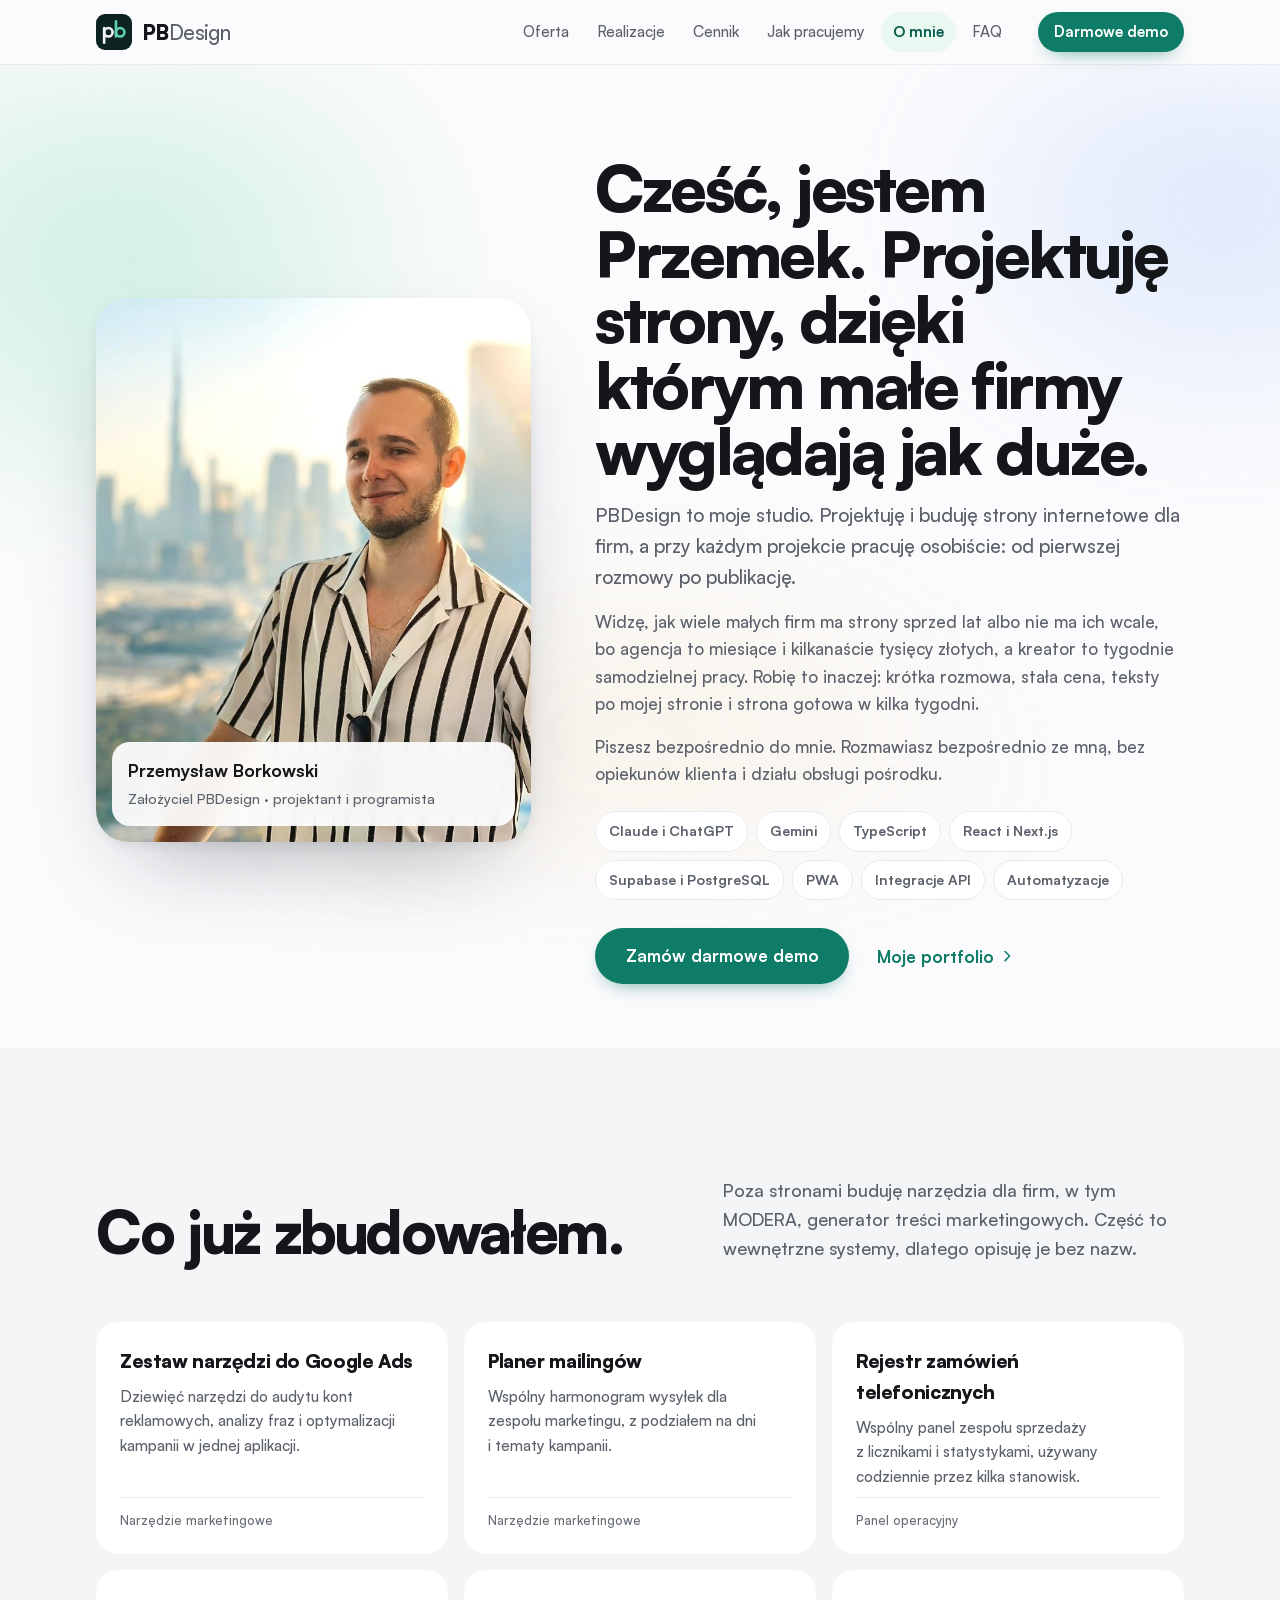
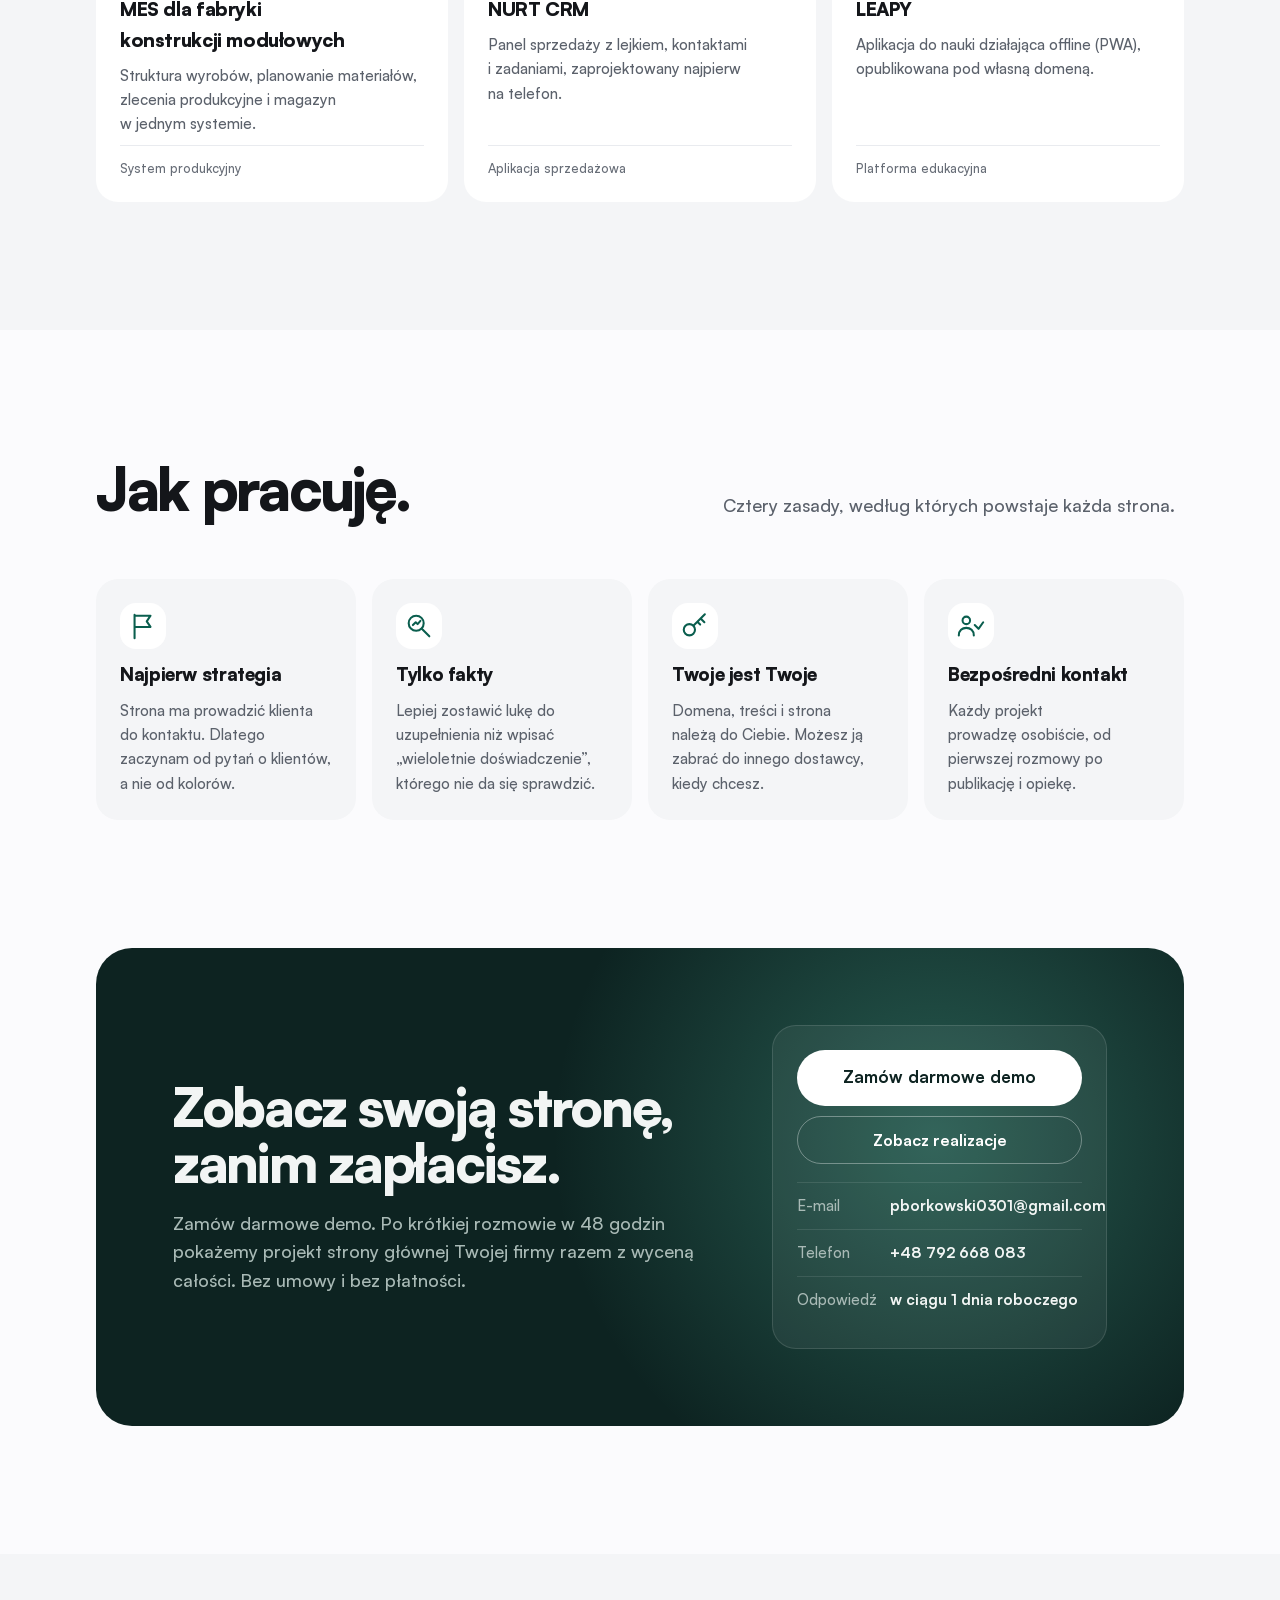
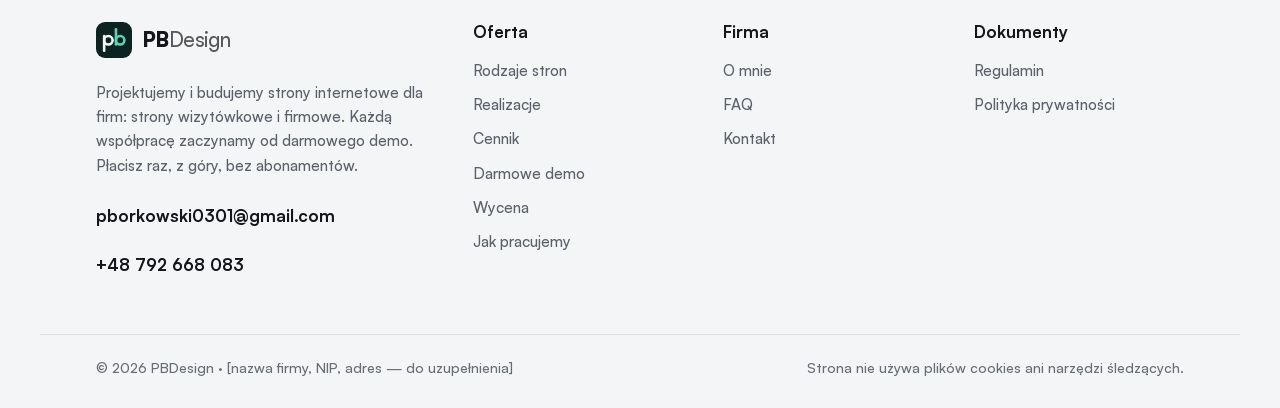
<file: o-mnie.html>
<!DOCTYPE html>
<html lang="pl">
<head>
<meta charset="utf-8">
<meta name="viewport" content="width=device-width, initial-scale=1">
<title>O&nbsp;mnie — Przemysław Borkowski, PBDesign</title>
<meta name="description" content="Przemysław Borkowski, założyciel PBDesign. Projektuję i buduję strony internetowe dla firm: strony wizytówkowe i firmowe, zaczynając od darmowego demo.">
<link rel="canonical" href="https://borkowskiprzemo098.github.io/pbdesign/o-mnie.html">
<meta name="theme-color" content="#FBFBFD">
<meta property="og:type" content="website">
<meta property="og:locale" content="pl_PL">
<meta property="og:title" content="O mnie — Przemysław Borkowski, PBDesign">
<meta property="og:description" content="Przemysław Borkowski, założyciel PBDesign. Projektuję i buduję strony internetowe dla firm: strony wizytówkowe i firmowe, zaczynając od darmowego demo.">
<meta property="og:image" content="https://borkowskiprzemo098.github.io/pbdesign/assets/og.jpg">
<link rel="icon" href="assets/favicon.svg" type="image/svg+xml">
<link rel="preload" href="assets/fonts/satoshi-900.woff2" as="font" type="font/woff2" crossorigin>
<link rel="preload" href="assets/fonts/satoshi-500.woff2" as="font" type="font/woff2" crossorigin>
<link rel="stylesheet" href="styles.css">
</head>
<body class="page-o-mnie">
<svg width="0" height="0" class="sprite" aria-hidden="true">
  <defs>
    <symbol id="i-stats" viewBox="0 0 32 32"><path d="M5 27h22M8 22v-6M14 22V10M20 22v-9M26 22V6"/></symbol>
    <symbol id="i-consent" viewBox="0 0 32 32"><path d="M16 4 6 8v8c0 6 4.3 10.5 10 12 5.7-1.5 10-6 10-12V8L16 4Z"/><path d="m11.5 16 3.2 3.2L21 13"/></symbol>
    <symbol id="i-seo" viewBox="0 0 32 32"><circle cx="13" cy="13" r="8"/><path d="m19 19 8 8M9.5 15l3-3 2 2 3-3.5"/></symbol>
    <symbol id="i-aivis" viewBox="0 0 32 32"><path d="M3 16s5-9 13-9 13 9 13 9-5 9-13 9S3 16 3 16Z"/><path d="M16 11.5v9M11.5 16h9"/></symbol>
    <symbol id="i-cms" viewBox="0 0 32 32"><path d="M6 4h14l6 6v18H6V4Z"/><path d="M20 4v6h6M10 16h12M10 21h8"/></symbol>
    <symbol id="i-mail" viewBox="0 0 32 32"><path d="M4 7h24v18H4V7Z"/><path d="m4 8 12 10L28 8"/></symbol>
    <symbol id="i-campaign" viewBox="0 0 32 32"><path d="M5 13v6h5l11 6V7L10 13H5Z"/><path d="M10 19l2 7h4l-2-7M25 12v8"/></symbol>
    <symbol id="i-style" viewBox="0 0 32 32"><path d="M4 4h10v24H4V4Z"/><path d="M14 9l7-3 7 16-14 6"/><path d="M4 11h10M4 18h10"/></symbol>
    <symbol id="i-chat" viewBox="0 0 32 32"><path d="M4 5h18v12H11l-5 4v-4H4V5Z"/><path d="M22 11h6v12h-2v4l-5-4h-8v-2"/></symbol>
    <symbol id="i-funnel" viewBox="0 0 32 32"><path d="M4 5h24l-9 11v10l-6 3V16L4 5Z"/></symbol>
    <symbol id="i-share" viewBox="0 0 32 32"><path d="M13 19l6-6"/><path d="M11 14 8 17a4.2 4.2 0 0 0 6 6l3-3M21 18l3-3a4.2 4.2 0 0 0-6-6l-3 3"/></symbol>
    <symbol id="i-ask" viewBox="0 0 32 32"><path d="M4 5h24v17H13l-6 5v-5H4V5Z"/><path d="M10 17v-3M15 17v-6M20 17v-4"/></symbol>
    <symbol id="i-wave" viewBox="0 0 32 32"><path d="M4 16h3M9 11v10M13 7v18M17 12v8M21 9v14M25 14v4M28 16h1"/></symbol>
    <symbol id="i-plug" viewBox="0 0 32 32"><path d="M11 4v7M21 4v7M7 11h18v5a9 9 0 0 1-18 0v-5Z"/><path d="M16 25v4"/></symbol>
    <symbol id="i-lock" viewBox="0 0 32 32"><path d="M7 14h18v14H7V14Z"/><path d="M11 14V9a5 5 0 0 1 10 0v5M16 19v4"/></symbol>
    <symbol id="i-build" viewBox="0 0 32 32"><path d="M4 28h24M7 28V14l9-8 9 8v14"/><path d="M13 28v-8h6v8"/></symbol>
    <symbol id="i-data" viewBox="0 0 32 32"><ellipse cx="16" cy="7" rx="10" ry="3.5"/><path d="M6 7v18c0 2 4.5 3.5 10 3.5S26 27 26 25V7M6 16c0 2 4.5 3.5 10 3.5S26 18 26 16"/></symbol>
    <symbol id="i-people" viewBox="0 0 32 32"><circle cx="11" cy="10" r="4"/><path d="M3 26c0-5 3.6-8 8-8s8 3 8 8"/><path d="M20 15l4 4 5-7"/></symbol>
    <symbol id="i-school" viewBox="0 0 32 32"><path d="m2 12 14-6 14 6-14 6-14-6Z"/><path d="M8 15v7c2.5 2.3 5 3 8 3s5.5-.7 8-3v-7M28 13v9"/></symbol>
    <symbol id="i-yes" viewBox="0 0 32 32"><path d="m7 16.5 6 6L25 10"/></symbol>
    <symbol id="i-no" viewBox="0 0 32 32"><path d="m9 9 14 14M23 9 9 23"/></symbol>
    <symbol id="i-part" viewBox="0 0 32 32"><path d="M8 16h16"/></symbol>
    <symbol id="i-arrow" viewBox="0 0 32 32"><path d="M5 16h21M18 8l8 8-8 8"/></symbol>
    <symbol id="i-chev" viewBox="0 0 32 32"><path d="m12 7 9 9-9 9"/></symbol>
    <symbol id="i-flag" viewBox="0 0 32 32"><path d="M7 29V4M7 5h17l-4 6 4 6H7"/></symbol>
    <symbol id="i-users" viewBox="0 0 32 32"><circle cx="12" cy="11" r="4.5"/><path d="M3 27c0-5 4-8.5 9-8.5s9 3.5 9 8.5M21 6.5a4.5 4.5 0 0 1 0 9M24 19c3 1 5 3.8 5 8"/></symbol>
    <symbol id="i-key" viewBox="0 0 32 32"><circle cx="10" cy="20" r="6"/><path d="m14.5 15.5 12-12M22 8l4 4M18.5 11.5l3 3"/></symbol>
    <symbol id="i-cart" viewBox="0 0 32 32"><path d="M3 5h4l3 15h15l3-10H9"/><circle cx="12" cy="26" r="2"/><circle cx="23" cy="26" r="2"/></symbol>
    <symbol id="i-sheet" viewBox="0 0 32 32"><path d="M5 5h22v22H5V5Z"/><path d="M5 12h22M5 19h22M13 5v22"/></symbol>
    <symbol id="i-bell" viewBox="0 0 32 32"><path d="M8 22V14a8 8 0 0 1 16 0v8l2 3H6l2-3Z"/><path d="M13 28h6"/></symbol>
    <symbol id="i-spark" viewBox="0 0 32 32"><path d="M16 3v7M16 22v7M3 16h7M22 16h7M7 7l5 5M20 20l5 5M25 7l-5 5M12 20l-5 5"/></symbol>
    <symbol id="logo-mark" viewBox="0 0 64 64"><rect width="64" height="64" rx="16" fill="#0D2321"/><g fill="none" stroke-width="4.6" stroke-linecap="round"><path d="M14.5 25v26" stroke="#F2F5F4"/><circle cx="22" cy="32.5" r="7.5" stroke="#F2F5F4"/><path d="M35.5 13v27" stroke="#5ED3B5"/><circle cx="43" cy="32.5" r="7.5" stroke="#5ED3B5"/></g></symbol>
    <symbol id="i-cup" viewBox="0 0 32 32"><path d="M5 12h18v7a7 7 0 0 1-7 7h-4a7 7 0 0 1-7-7v-7Z"/><path d="M23 14h2a3 3 0 0 1 0 6h-2M10 4v4M15 3v5M20 4v4"/></symbol>
    <symbol id="i-bag" viewBox="0 0 32 32"><path d="M8 11a8 8 0 0 1 16 0v15a2 2 0 0 1-2 2H10a2 2 0 0 1-2-2V11Z"/><path d="M12 6V4h8v2M12 18h8v5h-8z"/></symbol>
    <symbol id="i-lamp" viewBox="0 0 32 32"><path d="M9 28h14M16 28V18l-6-8"/><path d="M6 6l8 2-4 7-6-3 2-6Z"/><path d="M12 16l3 3"/></symbol>
    <symbol id="i-copy" viewBox="0 0 32 32"><path d="M10 10h16v18H10z"/><path d="M6 22V4h14"/></symbol>
    <symbol id="i-link" viewBox="0 0 32 32"><path d="M13 19l6-6"/><path d="M11 14 8 17a4.2 4.2 0 0 0 6 6l3-3M21 18l3-3a4.2 4.2 0 0 0-6-6l-3 3"/></symbol>
    <symbol id="i-google" viewBox="0 0 32 32"><circle cx="14" cy="14" r="9"/><path d="m21 21 7 7"/></symbol>
    <symbol id="i-blog" viewBox="0 0 32 32"><path d="M6 4h20v24H6z"/><path d="M10 10h12M10 15h12M10 20h7"/></symbol>
    <symbol id="i-clock" viewBox="0 0 32 32"><circle cx="16" cy="16" r="12"/><path d="M16 9v7l5 3"/></symbol>
  </defs>
</svg>
<a class="skip" href="#main">Przejdź do treści</a>
<header class="bar" id="top">
  <div class="bar__in">
    <a class="brand" href="index.html">
      <svg class="brand__logo" aria-hidden="true"><use href="#logo-mark"/></svg><span class="brand__word">PB<span>Design</span></span>
    </a>
    <nav class="nav" id="nav" aria-label="Główna nawigacja">
      <a href="index.html#oferta" data-nav="oferta">Oferta</a>
      <a href="realizacje.html" data-nav="realizacje">Realizacje</a>
      <a href="cennik.html" data-nav="cennik">Cennik</a>
      <a href="index.html#jak-pracujemy" data-nav="proces">Jak pracujemy</a>
      <a href="o-mnie.html" data-nav="o-mnie" aria-current="page">O&nbsp;mnie</a>
      <a href="faq.html" data-nav="faq">FAQ</a>
      <a class="nav__cta" href="wycena.html#demo">Darmowe demo</a>
    </nav>
    <a class="pill pill--accent pill--sm bar__cta" href="wycena.html#demo">Darmowe demo</a>
    <button class="burger" type="button" aria-expanded="false" aria-controls="nav" aria-label="Otwórz menu"><span></span><span></span></button>
  </div>
</header>

<main id="main">
<section class="phero phero--about" aria-labelledby="about-h">
  <div class="hero__glow" aria-hidden="true"></div>
  <div class="wrap about">
    <figure class="about__photo">
      <img src="assets/portret.jpg" alt="Przemysław Borkowski, założyciel PBDesign" width="720" height="922">
      <figcaption class="about__card"><b>Przemysław Borkowski</b><span>Założyciel PBDesign · projektant i&nbsp;programista</span></figcaption>
    </figure>
    <div class="about__text">
      <h1 id="about-h">Cześć, jestem Przemek. Projektuję strony, dzięki którym małe firmy wyglądają jak duże.</h1>
      <p class="about__lead">PBDesign to moje studio. Projektuję i&nbsp;buduję strony internetowe dla firm, a&nbsp;przy każdym projekcie pracuję osobiście: od pierwszej rozmowy po publikację.</p>
      <p>Widzę, jak wiele małych firm ma strony sprzed lat albo nie ma ich wcale, bo agencja to miesiące i&nbsp;kilkanaście tysięcy złotych, a&nbsp;kreator to tygodnie samodzielnej pracy. Robię to inaczej: krótka rozmowa, stała cena, teksty po mojej stronie i&nbsp;strona gotowa w&nbsp;kilka tygodni.</p>
      <p>Piszesz bezpośrednio do mnie. Rozmawiasz bezpośrednio ze mną, bez opiekunów klienta i&nbsp;działu obsługi pośrodku.</p>
      <div class="chips">
        <span>Claude i&nbsp;ChatGPT</span><span>Gemini</span><span>TypeScript</span><span>React i&nbsp;Next.js</span><span>Supabase i&nbsp;PostgreSQL</span><span>PWA</span><span>Integracje API</span><span>Automatyzacje</span>
      </div>
      <div class="hero__actions hero__actions--left">
        <a class="pill pill--accent pill--lg" href="wycena.html#demo">Zamów darmowe demo</a>
        <a class="textlink" href="https://borkowskiprzemo098.github.io/PORTFOLIO/" target="_blank" rel="noopener">Moje portfolio <svg class="ic"><use href="#i-chev"/></svg></a>
      </div>
    </div>
  </div>
</section>

<section class="sec sec--grey" aria-labelledby="built-h">
  <div class="wrap">
    <div class="head">
      <h2 id="built-h">Co już zbudowałem.</h2>
      <p>Poza stronami buduję narzędzia dla firm, w&nbsp;tym MODERA, generator treści marketingowych. Część to wewnętrzne systemy, dlatego opisuję je bez nazw.</p>
    </div>
    <div class="built">
      <article class="built__item"><h3>Zestaw narzędzi do Google Ads</h3><p>Dziewięć narzędzi do audytu kont reklamowych, analizy fraz i&nbsp;optymalizacji kampanii w&nbsp;jednej aplikacji.</p><span class="built__kind">Narzędzie marketingowe</span></article>
      <article class="built__item"><h3>Planer mailingów</h3><p>Wspólny harmonogram wysyłek dla zespołu marketingu, z&nbsp;podziałem na dni i&nbsp;tematy kampanii.</p><span class="built__kind">Narzędzie marketingowe</span></article>
      <article class="built__item"><h3>Rejestr zamówień telefonicznych</h3><p>Wspólny panel zespołu sprzedaży z&nbsp;licznikami i&nbsp;statystykami, używany codziennie przez kilka stanowisk.</p><span class="built__kind">Panel operacyjny</span></article>
      <article class="built__item"><h3>MES dla fabryki konstrukcji modułowych</h3><p>Struktura wyrobów, planowanie materiałów, zlecenia produkcyjne i&nbsp;magazyn w&nbsp;jednym systemie.</p><span class="built__kind">System produkcyjny</span></article>
      <article class="built__item"><h3>NURT CRM</h3><p>Panel sprzedaży z&nbsp;lejkiem, kontaktami i&nbsp;zadaniami, zaprojektowany najpierw na telefon.</p><span class="built__kind">Aplikacja sprzedażowa</span></article>
      <article class="built__item"><h3>LEAPY</h3><p>Aplikacja do nauki działająca offline (PWA), opublikowana pod własną domeną.</p><span class="built__kind">Platforma edukacyjna</span></article>
    </div>
  </div>
</section>

<section class="sec" aria-labelledby="val-h">
  <div class="wrap">
    <div class="head">
      <h2 id="val-h">Jak pracuję.</h2>
      <p>Cztery zasady, według których powstaje każda strona.</p>
    </div>
    <div class="values">
      <article class="value"><span class="tile-ic"><svg class="ic"><use href="#i-flag"/></svg></span><h3>Najpierw strategia</h3><p>Strona ma prowadzić klienta do kontaktu. Dlatego zaczynam od pytań o&nbsp;klientów, a&nbsp;nie od kolorów.</p></article>
      <article class="value"><span class="tile-ic"><svg class="ic"><use href="#i-seo"/></svg></span><h3>Tylko fakty</h3><p>Lepiej zostawić lukę do uzupełnienia niż wpisać „wieloletnie doświadczenie”, którego nie da się sprawdzić.</p></article>
      <article class="value"><span class="tile-ic"><svg class="ic"><use href="#i-key"/></svg></span><h3>Twoje jest Twoje</h3><p>Domena, treści i&nbsp;strona należą do Ciebie. Możesz ją zabrać do innego dostawcy, kiedy chcesz.</p></article>
      <article class="value"><span class="tile-ic"><svg class="ic"><use href="#i-people"/></svg></span><h3>Bezpośredni kontakt</h3><p>Każdy projekt prowadzę osobiście, od pierwszej rozmowy po publikację i&nbsp;opiekę.</p></article>
    </div>
  </div>
</section>
<section class="cta-sec" id="kontakt" aria-labelledby="cta-h">
  <div class="wrap">
    <div class="cta">
      <div class="cta__copy">
        <h2 id="cta-h">Zobacz swoją stronę, zanim zapłacisz.</h2>
        <p>Zamów darmowe demo. Po krótkiej rozmowie w&nbsp;48&nbsp;godzin pokażemy projekt strony głównej Twojej firmy razem z&nbsp;wyceną całości. Bez umowy i&nbsp;bez płatności.</p>
      </div>
      <div class="cta__card">
        <a class="pill pill--light pill--lg pill--block" href="wycena.html#demo">Zamów darmowe demo</a>
        <a class="pill pill--outline-light pill--block" href="realizacje.html">Zobacz realizacje</a>
        <dl>
          <div><dt>E-mail</dt><dd><a href="mailto:pborkowski0301@gmail.com">pborkowski0301@gmail.com</a></dd></div>
          <div><dt>Telefon</dt><dd><a href="tel:+48792668083">+48&nbsp;792&nbsp;668&nbsp;083</a></dd></div>
          <div><dt>Odpowiedź</dt><dd>w&nbsp;ciągu 1&nbsp;dnia roboczego</dd></div>
        </dl>
      </div>
    </div>
  </div>
</section>

</main>
<footer class="foot">
  <div class="wrap foot__grid">
    <div>
      <a class="brand" href="index.html"><svg class="brand__logo" aria-hidden="true"><use href="#logo-mark"/></svg><span class="brand__word">PB<span>Design</span></span></a>
      <p class="foot__about">Projektujemy i&nbsp;budujemy strony internetowe dla firm: strony wizytówkowe i&nbsp;firmowe. Każdą współpracę zaczynamy od darmowego demo. Płacisz raz, z&nbsp;góry, bez abonamentów.</p>
      <p class="foot__contact"><a href="mailto:pborkowski0301@gmail.com">pborkowski0301@gmail.com</a><a href="tel:+48792668083">+48&nbsp;792&nbsp;668&nbsp;083</a></p>
    </div>
    <nav aria-label="Oferta"><p class="foot__h">Oferta</p><a href="index.html#oferta">Rodzaje stron</a><a href="realizacje.html">Realizacje</a><a href="cennik.html">Cennik</a><a href="wycena.html#demo">Darmowe demo</a><a href="wycena.html">Wycena</a><a href="index.html#jak-pracujemy">Jak pracujemy</a></nav>
    <nav aria-label="Firma"><p class="foot__h">Firma</p><a href="o-mnie.html">O&nbsp;mnie</a><a href="faq.html">FAQ</a><a href="#kontakt">Kontakt</a></nav>
    <nav aria-label="Dokumenty"><p class="foot__h">Dokumenty</p><a href="regulamin.html">Regulamin</a><a href="polityka-prywatnosci.html">Polityka prywatności</a></nav>
  </div>
  <div class="wrap foot__legal"><span>© 2026 PBDesign · [nazwa firmy, NIP, adres — do uzupełnienia]</span><span>Strona nie używa plików cookies ani narzędzi śledzących.</span></div>
</footer>


<script src="app.js" defer></script>
</body>
</html>
</file>
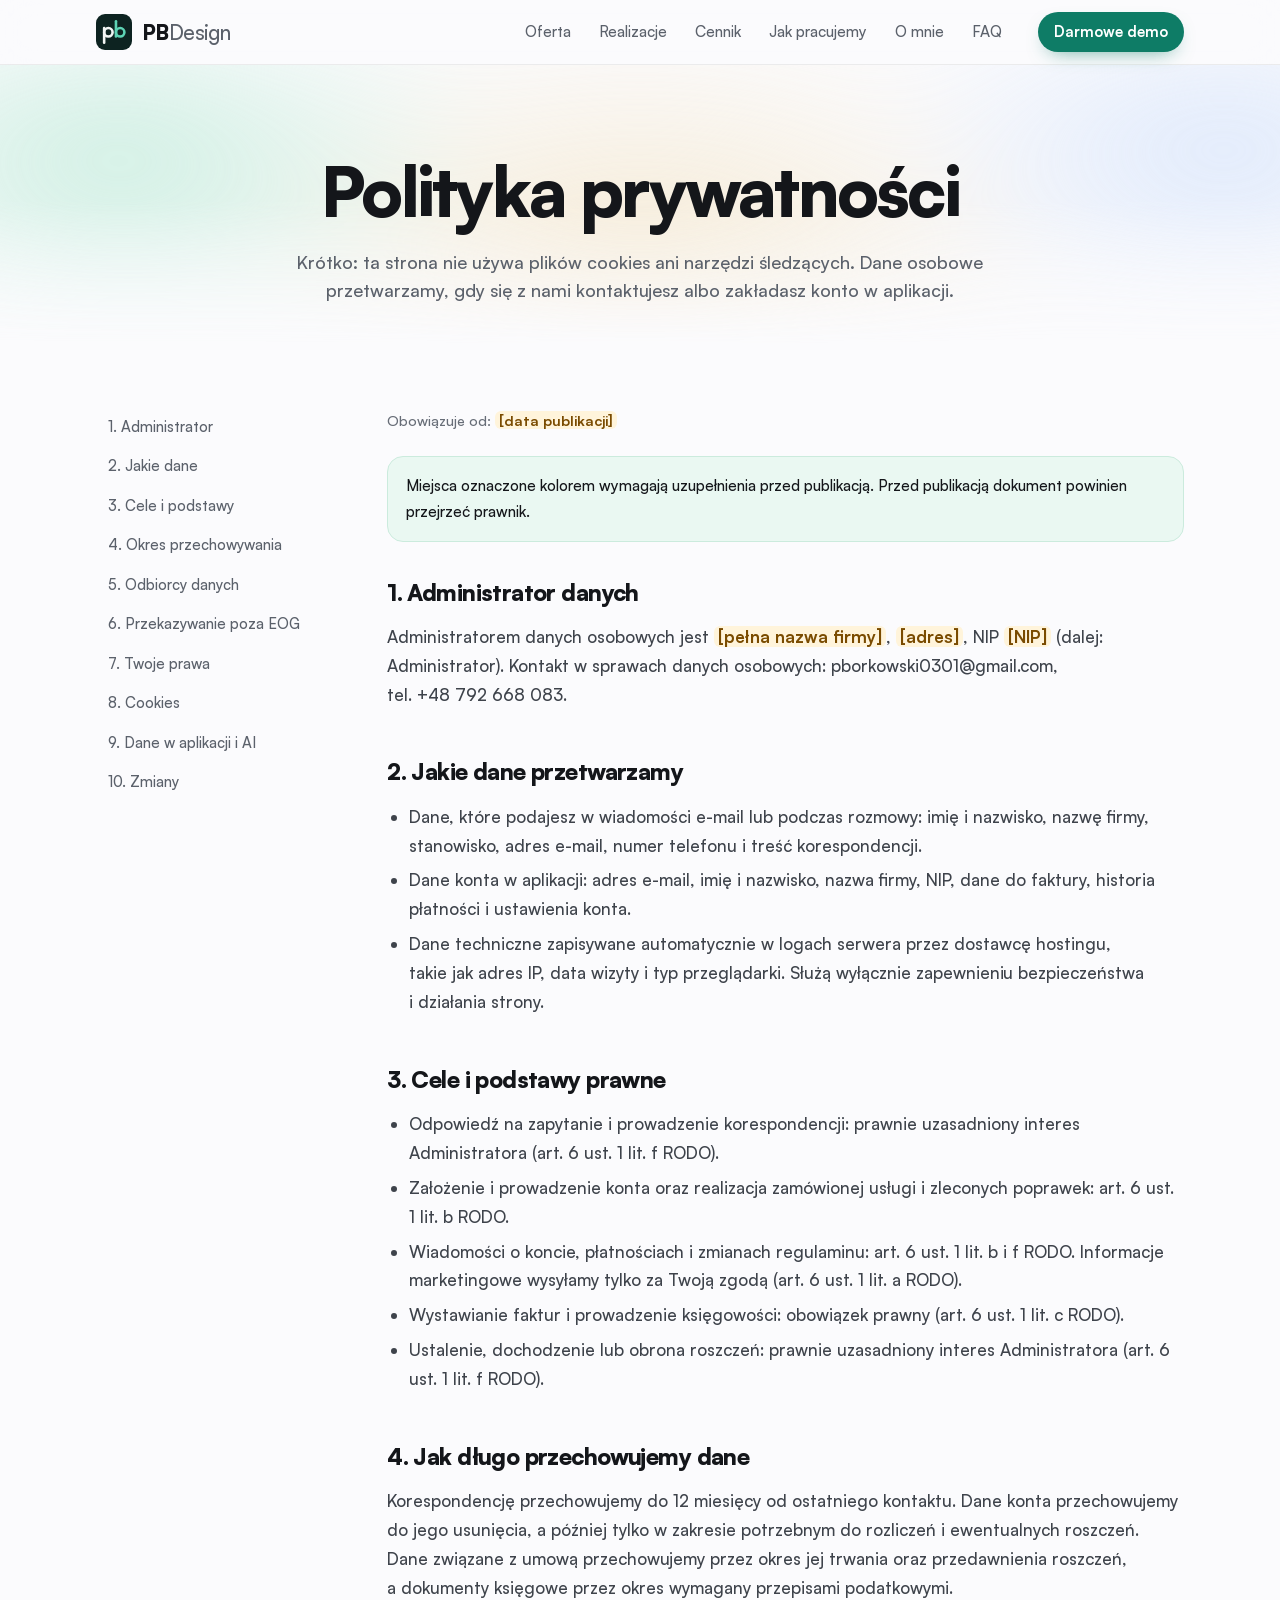
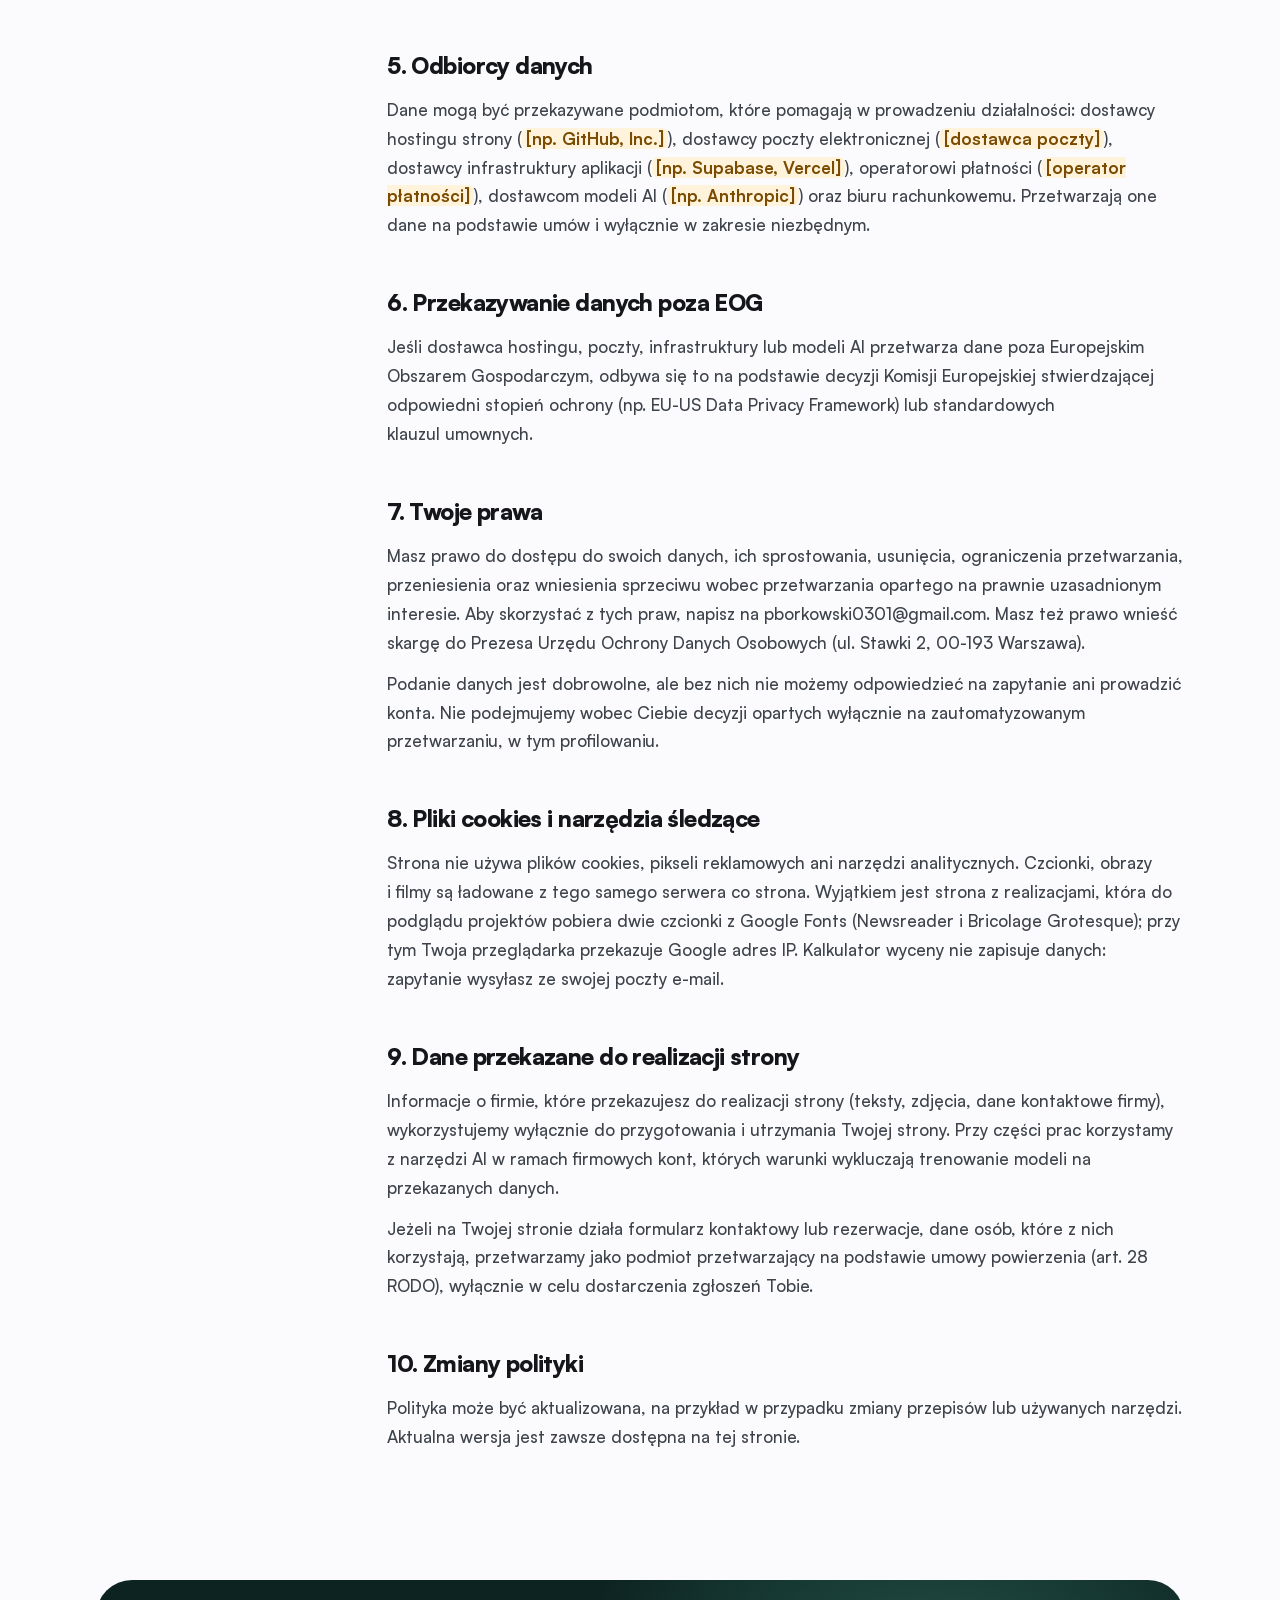
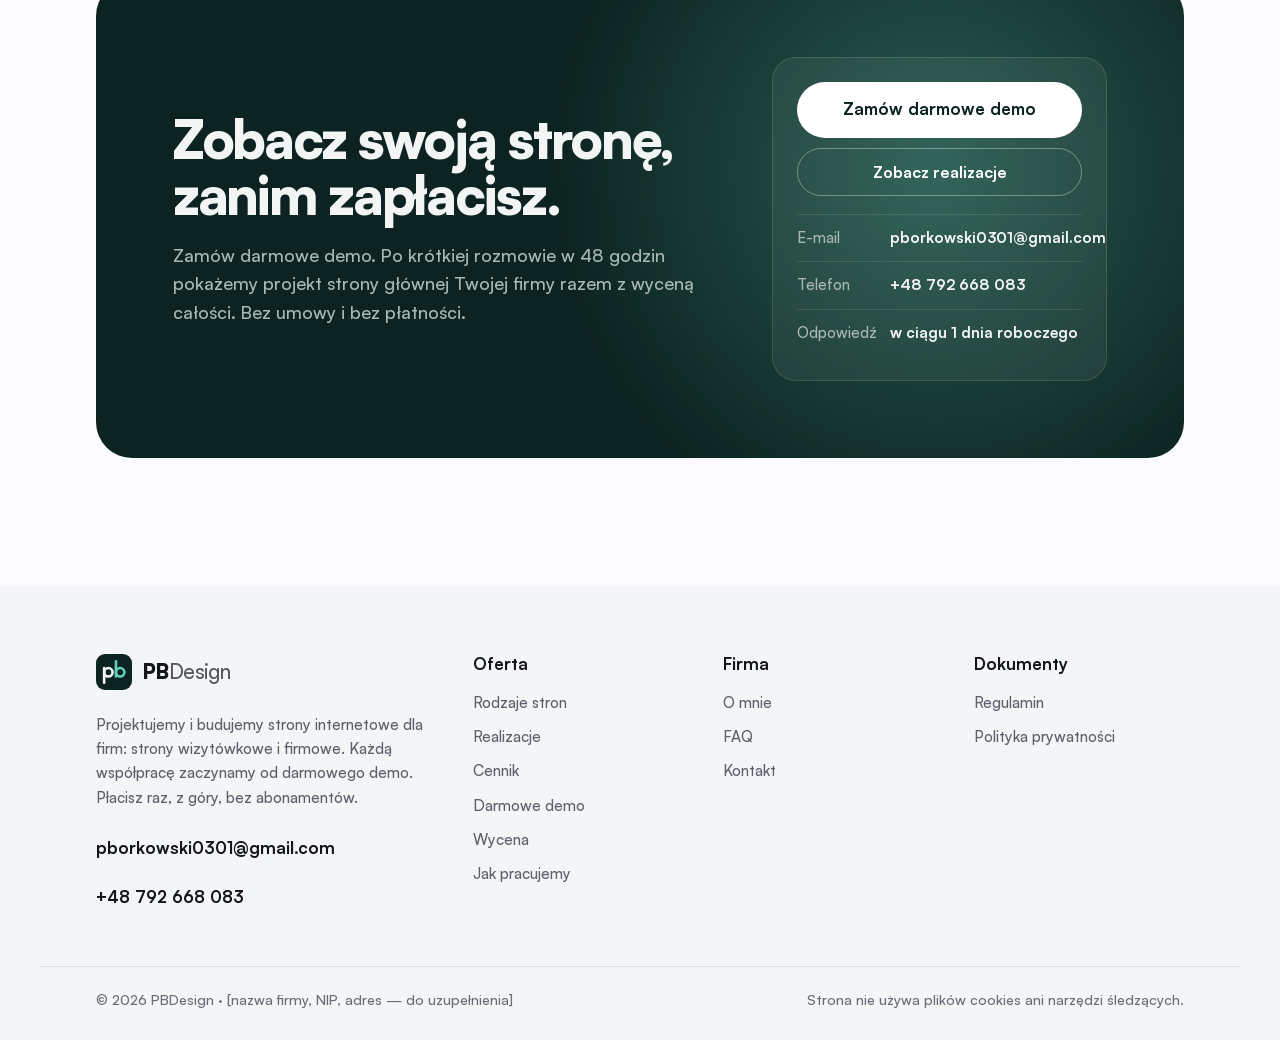
<file: polityka-prywatnosci.html>
<!DOCTYPE html>
<html lang="pl">
<head>
<meta charset="utf-8">
<meta name="viewport" content="width=device-width, initial-scale=1">
<title>Polityka prywatności — PBDesign</title>
<meta name="description" content="Jak PBDesign przetwarza dane osobowe. Strona nie używa plików cookies ani narzędzi śledzących.">
<link rel="canonical" href="https://borkowskiprzemo098.github.io/pbdesign/polityka-prywatnosci.html">
<meta name="theme-color" content="#FBFBFD">
<meta property="og:type" content="website">
<meta property="og:locale" content="pl_PL">
<meta property="og:title" content="Polityka prywatności — PBDesign">
<meta property="og:description" content="Jak PBDesign przetwarza dane osobowe. Strona nie używa plików cookies ani narzędzi śledzących.">
<meta property="og:image" content="https://borkowskiprzemo098.github.io/pbdesign/assets/og.jpg">
<link rel="icon" href="assets/favicon.svg" type="image/svg+xml">
<link rel="preload" href="assets/fonts/satoshi-900.woff2" as="font" type="font/woff2" crossorigin>
<link rel="preload" href="assets/fonts/satoshi-500.woff2" as="font" type="font/woff2" crossorigin>
<link rel="stylesheet" href="styles.css">
</head>
<body class="page-polityka">
<svg width="0" height="0" class="sprite" aria-hidden="true">
  <defs>
    <symbol id="i-stats" viewBox="0 0 32 32"><path d="M5 27h22M8 22v-6M14 22V10M20 22v-9M26 22V6"/></symbol>
    <symbol id="i-consent" viewBox="0 0 32 32"><path d="M16 4 6 8v8c0 6 4.3 10.5 10 12 5.7-1.5 10-6 10-12V8L16 4Z"/><path d="m11.5 16 3.2 3.2L21 13"/></symbol>
    <symbol id="i-seo" viewBox="0 0 32 32"><circle cx="13" cy="13" r="8"/><path d="m19 19 8 8M9.5 15l3-3 2 2 3-3.5"/></symbol>
    <symbol id="i-aivis" viewBox="0 0 32 32"><path d="M3 16s5-9 13-9 13 9 13 9-5 9-13 9S3 16 3 16Z"/><path d="M16 11.5v9M11.5 16h9"/></symbol>
    <symbol id="i-cms" viewBox="0 0 32 32"><path d="M6 4h14l6 6v18H6V4Z"/><path d="M20 4v6h6M10 16h12M10 21h8"/></symbol>
    <symbol id="i-mail" viewBox="0 0 32 32"><path d="M4 7h24v18H4V7Z"/><path d="m4 8 12 10L28 8"/></symbol>
    <symbol id="i-campaign" viewBox="0 0 32 32"><path d="M5 13v6h5l11 6V7L10 13H5Z"/><path d="M10 19l2 7h4l-2-7M25 12v8"/></symbol>
    <symbol id="i-style" viewBox="0 0 32 32"><path d="M4 4h10v24H4V4Z"/><path d="M14 9l7-3 7 16-14 6"/><path d="M4 11h10M4 18h10"/></symbol>
    <symbol id="i-chat" viewBox="0 0 32 32"><path d="M4 5h18v12H11l-5 4v-4H4V5Z"/><path d="M22 11h6v12h-2v4l-5-4h-8v-2"/></symbol>
    <symbol id="i-funnel" viewBox="0 0 32 32"><path d="M4 5h24l-9 11v10l-6 3V16L4 5Z"/></symbol>
    <symbol id="i-share" viewBox="0 0 32 32"><path d="M13 19l6-6"/><path d="M11 14 8 17a4.2 4.2 0 0 0 6 6l3-3M21 18l3-3a4.2 4.2 0 0 0-6-6l-3 3"/></symbol>
    <symbol id="i-ask" viewBox="0 0 32 32"><path d="M4 5h24v17H13l-6 5v-5H4V5Z"/><path d="M10 17v-3M15 17v-6M20 17v-4"/></symbol>
    <symbol id="i-wave" viewBox="0 0 32 32"><path d="M4 16h3M9 11v10M13 7v18M17 12v8M21 9v14M25 14v4M28 16h1"/></symbol>
    <symbol id="i-plug" viewBox="0 0 32 32"><path d="M11 4v7M21 4v7M7 11h18v5a9 9 0 0 1-18 0v-5Z"/><path d="M16 25v4"/></symbol>
    <symbol id="i-lock" viewBox="0 0 32 32"><path d="M7 14h18v14H7V14Z"/><path d="M11 14V9a5 5 0 0 1 10 0v5M16 19v4"/></symbol>
    <symbol id="i-build" viewBox="0 0 32 32"><path d="M4 28h24M7 28V14l9-8 9 8v14"/><path d="M13 28v-8h6v8"/></symbol>
    <symbol id="i-data" viewBox="0 0 32 32"><ellipse cx="16" cy="7" rx="10" ry="3.5"/><path d="M6 7v18c0 2 4.5 3.5 10 3.5S26 27 26 25V7M6 16c0 2 4.5 3.5 10 3.5S26 18 26 16"/></symbol>
    <symbol id="i-people" viewBox="0 0 32 32"><circle cx="11" cy="10" r="4"/><path d="M3 26c0-5 3.6-8 8-8s8 3 8 8"/><path d="M20 15l4 4 5-7"/></symbol>
    <symbol id="i-school" viewBox="0 0 32 32"><path d="m2 12 14-6 14 6-14 6-14-6Z"/><path d="M8 15v7c2.5 2.3 5 3 8 3s5.5-.7 8-3v-7M28 13v9"/></symbol>
    <symbol id="i-yes" viewBox="0 0 32 32"><path d="m7 16.5 6 6L25 10"/></symbol>
    <symbol id="i-no" viewBox="0 0 32 32"><path d="m9 9 14 14M23 9 9 23"/></symbol>
    <symbol id="i-part" viewBox="0 0 32 32"><path d="M8 16h16"/></symbol>
    <symbol id="i-arrow" viewBox="0 0 32 32"><path d="M5 16h21M18 8l8 8-8 8"/></symbol>
    <symbol id="i-chev" viewBox="0 0 32 32"><path d="m12 7 9 9-9 9"/></symbol>
    <symbol id="i-flag" viewBox="0 0 32 32"><path d="M7 29V4M7 5h17l-4 6 4 6H7"/></symbol>
    <symbol id="i-users" viewBox="0 0 32 32"><circle cx="12" cy="11" r="4.5"/><path d="M3 27c0-5 4-8.5 9-8.5s9 3.5 9 8.5M21 6.5a4.5 4.5 0 0 1 0 9M24 19c3 1 5 3.8 5 8"/></symbol>
    <symbol id="i-key" viewBox="0 0 32 32"><circle cx="10" cy="20" r="6"/><path d="m14.5 15.5 12-12M22 8l4 4M18.5 11.5l3 3"/></symbol>
    <symbol id="i-cart" viewBox="0 0 32 32"><path d="M3 5h4l3 15h15l3-10H9"/><circle cx="12" cy="26" r="2"/><circle cx="23" cy="26" r="2"/></symbol>
    <symbol id="i-sheet" viewBox="0 0 32 32"><path d="M5 5h22v22H5V5Z"/><path d="M5 12h22M5 19h22M13 5v22"/></symbol>
    <symbol id="i-bell" viewBox="0 0 32 32"><path d="M8 22V14a8 8 0 0 1 16 0v8l2 3H6l2-3Z"/><path d="M13 28h6"/></symbol>
    <symbol id="i-spark" viewBox="0 0 32 32"><path d="M16 3v7M16 22v7M3 16h7M22 16h7M7 7l5 5M20 20l5 5M25 7l-5 5M12 20l-5 5"/></symbol>
    <symbol id="logo-mark" viewBox="0 0 64 64"><rect width="64" height="64" rx="16" fill="#0D2321"/><g fill="none" stroke-width="4.6" stroke-linecap="round"><path d="M14.5 25v26" stroke="#F2F5F4"/><circle cx="22" cy="32.5" r="7.5" stroke="#F2F5F4"/><path d="M35.5 13v27" stroke="#5ED3B5"/><circle cx="43" cy="32.5" r="7.5" stroke="#5ED3B5"/></g></symbol>
    <symbol id="i-cup" viewBox="0 0 32 32"><path d="M5 12h18v7a7 7 0 0 1-7 7h-4a7 7 0 0 1-7-7v-7Z"/><path d="M23 14h2a3 3 0 0 1 0 6h-2M10 4v4M15 3v5M20 4v4"/></symbol>
    <symbol id="i-bag" viewBox="0 0 32 32"><path d="M8 11a8 8 0 0 1 16 0v15a2 2 0 0 1-2 2H10a2 2 0 0 1-2-2V11Z"/><path d="M12 6V4h8v2M12 18h8v5h-8z"/></symbol>
    <symbol id="i-lamp" viewBox="0 0 32 32"><path d="M9 28h14M16 28V18l-6-8"/><path d="M6 6l8 2-4 7-6-3 2-6Z"/><path d="M12 16l3 3"/></symbol>
    <symbol id="i-copy" viewBox="0 0 32 32"><path d="M10 10h16v18H10z"/><path d="M6 22V4h14"/></symbol>
    <symbol id="i-link" viewBox="0 0 32 32"><path d="M13 19l6-6"/><path d="M11 14 8 17a4.2 4.2 0 0 0 6 6l3-3M21 18l3-3a4.2 4.2 0 0 0-6-6l-3 3"/></symbol>
    <symbol id="i-google" viewBox="0 0 32 32"><circle cx="14" cy="14" r="9"/><path d="m21 21 7 7"/></symbol>
    <symbol id="i-blog" viewBox="0 0 32 32"><path d="M6 4h20v24H6z"/><path d="M10 10h12M10 15h12M10 20h7"/></symbol>
    <symbol id="i-clock" viewBox="0 0 32 32"><circle cx="16" cy="16" r="12"/><path d="M16 9v7l5 3"/></symbol>
  </defs>
</svg>
<a class="skip" href="#main">Przejdź do treści</a>
<header class="bar" id="top">
  <div class="bar__in">
    <a class="brand" href="index.html">
      <svg class="brand__logo" aria-hidden="true"><use href="#logo-mark"/></svg><span class="brand__word">PB<span>Design</span></span>
    </a>
    <nav class="nav" id="nav" aria-label="Główna nawigacja">
      <a href="index.html#oferta" data-nav="oferta">Oferta</a>
      <a href="realizacje.html" data-nav="realizacje">Realizacje</a>
      <a href="cennik.html" data-nav="cennik">Cennik</a>
      <a href="index.html#jak-pracujemy" data-nav="proces">Jak pracujemy</a>
      <a href="o-mnie.html" data-nav="o-mnie">O&nbsp;mnie</a>
      <a href="faq.html" data-nav="faq">FAQ</a>
      <a class="nav__cta" href="wycena.html#demo">Darmowe demo</a>
    </nav>
    <a class="pill pill--accent pill--sm bar__cta" href="wycena.html#demo">Darmowe demo</a>
    <button class="burger" type="button" aria-expanded="false" aria-controls="nav" aria-label="Otwórz menu"><span></span><span></span></button>
  </div>
</header>

<main id="main">
<section class="phero" aria-labelledby="pp-h">
  <div class="hero__glow" aria-hidden="true"></div>
  <div class="wrap">
    <h1 id="pp-h">Polityka prywatności</h1>
    <p class="phero__lead">Krótko: ta strona nie używa plików cookies ani narzędzi śledzących. Dane osobowe przetwarzamy, gdy się z&nbsp;nami kontaktujesz albo zakładasz konto w&nbsp;aplikacji.</p>
  </div>
</section>

<section class="sec sec--tight" aria-label="Treść polityki prywatności">
  <div class="wrap legal">
    <nav class="legal__toc" aria-label="Spis treści">
      <a href="#p1">1. Administrator</a><a href="#p2">2. Jakie dane</a><a href="#p3">3. Cele i&nbsp;podstawy</a><a href="#p4">4. Okres przechowywania</a><a href="#p5">5. Odbiorcy danych</a><a href="#p6">6. Przekazywanie poza EOG</a><a href="#p7">7. Twoje prawa</a><a href="#p8">8. Cookies</a><a href="#p9">9. Dane w&nbsp;aplikacji i&nbsp;AI</a><a href="#p10">10. Zmiany</a>
    </nav>
    <article class="prose">
      <p class="upd">Obowiązuje od: <span class="ph">[data publikacji]</span></p>
      <p class="note-box">Miejsca oznaczone kolorem wymagają uzupełnienia przed publikacją. Przed publikacją dokument powinien przejrzeć prawnik.</p>

      <h2 id="p1">1. Administrator danych</h2>
      <p>Administratorem danych osobowych jest <span class="ph">[pełna nazwa firmy]</span>, <span class="ph">[adres]</span>, NIP <span class="ph">[NIP]</span> (dalej: Administrator). Kontakt w&nbsp;sprawach danych osobowych: pborkowski0301@gmail.com, tel. +48&nbsp;792&nbsp;668&nbsp;083.</p>

      <h2 id="p2">2. Jakie dane przetwarzamy</h2>
      <ul>
        <li>Dane, które podajesz w&nbsp;wiadomości e-mail lub podczas rozmowy: imię i&nbsp;nazwisko, nazwę firmy, stanowisko, adres e-mail, numer telefonu i&nbsp;treść korespondencji.</li>
        <li>Dane konta w&nbsp;aplikacji: adres e-mail, imię i&nbsp;nazwisko, nazwa firmy, NIP, dane do faktury, historia płatności i&nbsp;ustawienia konta.</li>
        <li>Dane techniczne zapisywane automatycznie w&nbsp;logach serwera przez dostawcę hostingu, takie jak adres IP, data wizyty i&nbsp;typ przeglądarki. Służą wyłącznie zapewnieniu bezpieczeństwa i&nbsp;działania strony.</li>
      </ul>

      <h2 id="p3">3. Cele i&nbsp;podstawy prawne</h2>
      <ul>
        <li>Odpowiedź na zapytanie i&nbsp;prowadzenie korespondencji: prawnie uzasadniony interes Administratora (art. 6 ust. 1 lit. f RODO).</li>
        <li>Założenie i&nbsp;prowadzenie konta oraz realizacja zamówionej usługi i&nbsp;zleconych poprawek: art. 6 ust. 1 lit. b RODO.</li>
        <li>Wiadomości o&nbsp;koncie, płatnościach i&nbsp;zmianach regulaminu: art. 6 ust. 1 lit. b i&nbsp;f RODO. Informacje marketingowe wysyłamy tylko za Twoją zgodą (art. 6 ust. 1 lit. a&nbsp;RODO).</li>
        <li>Wystawianie faktur i&nbsp;prowadzenie księgowości: obowiązek prawny (art. 6 ust. 1 lit. c RODO).</li>
        <li>Ustalenie, dochodzenie lub obrona roszczeń: prawnie uzasadniony interes Administratora (art. 6 ust. 1 lit. f RODO).</li>
      </ul>

      <h2 id="p4">4. Jak długo przechowujemy dane</h2>
      <p>Korespondencję przechowujemy do 12&nbsp;miesięcy od ostatniego kontaktu. Dane konta przechowujemy do jego usunięcia, a&nbsp;później tylko w&nbsp;zakresie potrzebnym do rozliczeń i&nbsp;ewentualnych roszczeń. Dane związane z&nbsp;umową przechowujemy przez okres jej trwania oraz przedawnienia roszczeń, a&nbsp;dokumenty księgowe przez okres wymagany przepisami podatkowymi.</p>

      <h2 id="p5">5. Odbiorcy danych</h2>
      <p>Dane mogą być przekazywane podmiotom, które pomagają w&nbsp;prowadzeniu działalności: dostawcy hostingu strony (<span class="ph">[np. GitHub, Inc.]</span>), dostawcy poczty elektronicznej (<span class="ph">[dostawca poczty]</span>), dostawcy infrastruktury aplikacji (<span class="ph">[np. Supabase, Vercel]</span>), operatorowi płatności (<span class="ph">[operator płatności]</span>), dostawcom modeli AI (<span class="ph">[np. Anthropic]</span>) oraz biuru rachunkowemu. Przetwarzają one dane na podstawie umów i&nbsp;wyłącznie w&nbsp;zakresie niezbędnym.</p>

      <h2 id="p6">6. Przekazywanie danych poza EOG</h2>
      <p>Jeśli dostawca hostingu, poczty, infrastruktury lub modeli AI przetwarza dane poza Europejskim Obszarem Gospodarczym, odbywa się to na podstawie decyzji Komisji Europejskiej stwierdzającej odpowiedni stopień ochrony (np. EU-US Data Privacy Framework) lub standardowych klauzul umownych.</p>

      <h2 id="p7">7. Twoje prawa</h2>
      <p>Masz prawo do dostępu do swoich danych, ich sprostowania, usunięcia, ograniczenia przetwarzania, przeniesienia oraz wniesienia sprzeciwu wobec przetwarzania opartego na prawnie uzasadnionym interesie. Aby skorzystać z&nbsp;tych praw, napisz na pborkowski0301@gmail.com. Masz też prawo wnieść skargę do Prezesa Urzędu Ochrony Danych Osobowych (ul. Stawki 2, 00-193 Warszawa).</p>
      <p>Podanie danych jest dobrowolne, ale bez nich nie możemy odpowiedzieć na zapytanie ani prowadzić konta. Nie podejmujemy wobec Ciebie decyzji opartych wyłącznie na zautomatyzowanym przetwarzaniu, w&nbsp;tym profilowaniu.</p>

      <h2 id="p8">8. Pliki cookies i&nbsp;narzędzia śledzące</h2>
      <p>Strona nie używa plików cookies, pikseli reklamowych ani narzędzi analitycznych. Czcionki, obrazy i&nbsp;filmy są ładowane z&nbsp;tego samego serwera co strona. Wyjątkiem jest strona z&nbsp;realizacjami, która do podglądu projektów pobiera dwie czcionki z&nbsp;Google Fonts (Newsreader i&nbsp;Bricolage Grotesque); przy tym Twoja przeglądarka przekazuje Google adres IP. Kalkulator wyceny nie zapisuje danych: zapytanie wysyłasz ze swojej poczty e-mail.</p>

      <h2 id="p9">9. Dane przekazane do realizacji strony</h2>
      <p>Informacje o&nbsp;firmie, które przekazujesz do realizacji strony (teksty, zdjęcia, dane kontaktowe firmy), wykorzystujemy wyłącznie do przygotowania i&nbsp;utrzymania Twojej strony. Przy części prac korzystamy z&nbsp;narzędzi AI w&nbsp;ramach firmowych kont, których warunki wykluczają trenowanie modeli na przekazanych danych.</p>
      <p>Jeżeli na Twojej stronie działa formularz kontaktowy lub rezerwacje, dane osób, które z&nbsp;nich korzystają, przetwarzamy jako podmiot przetwarzający na podstawie umowy powierzenia (art. 28 RODO), wyłącznie w&nbsp;celu dostarczenia zgłoszeń Tobie.</p>

      <h2 id="p10">10. Zmiany polityki</h2>
      <p>Polityka może być aktualizowana, na przykład w&nbsp;przypadku zmiany przepisów lub używanych narzędzi. Aktualna wersja jest zawsze dostępna na tej stronie.</p>
    </article>
  </div>
</section>
<section class="cta-sec" id="kontakt" aria-labelledby="cta-h">
  <div class="wrap">
    <div class="cta">
      <div class="cta__copy">
        <h2 id="cta-h">Zobacz swoją stronę, zanim zapłacisz.</h2>
        <p>Zamów darmowe demo. Po krótkiej rozmowie w&nbsp;48&nbsp;godzin pokażemy projekt strony głównej Twojej firmy razem z&nbsp;wyceną całości. Bez umowy i&nbsp;bez płatności.</p>
      </div>
      <div class="cta__card">
        <a class="pill pill--light pill--lg pill--block" href="wycena.html#demo">Zamów darmowe demo</a>
        <a class="pill pill--outline-light pill--block" href="realizacje.html">Zobacz realizacje</a>
        <dl>
          <div><dt>E-mail</dt><dd><a href="mailto:pborkowski0301@gmail.com">pborkowski0301@gmail.com</a></dd></div>
          <div><dt>Telefon</dt><dd><a href="tel:+48792668083">+48&nbsp;792&nbsp;668&nbsp;083</a></dd></div>
          <div><dt>Odpowiedź</dt><dd>w&nbsp;ciągu 1&nbsp;dnia roboczego</dd></div>
        </dl>
      </div>
    </div>
  </div>
</section>

</main>
<footer class="foot">
  <div class="wrap foot__grid">
    <div>
      <a class="brand" href="index.html"><svg class="brand__logo" aria-hidden="true"><use href="#logo-mark"/></svg><span class="brand__word">PB<span>Design</span></span></a>
      <p class="foot__about">Projektujemy i&nbsp;budujemy strony internetowe dla firm: strony wizytówkowe i&nbsp;firmowe. Każdą współpracę zaczynamy od darmowego demo. Płacisz raz, z&nbsp;góry, bez abonamentów.</p>
      <p class="foot__contact"><a href="mailto:pborkowski0301@gmail.com">pborkowski0301@gmail.com</a><a href="tel:+48792668083">+48&nbsp;792&nbsp;668&nbsp;083</a></p>
    </div>
    <nav aria-label="Oferta"><p class="foot__h">Oferta</p><a href="index.html#oferta">Rodzaje stron</a><a href="realizacje.html">Realizacje</a><a href="cennik.html">Cennik</a><a href="wycena.html#demo">Darmowe demo</a><a href="wycena.html">Wycena</a><a href="index.html#jak-pracujemy">Jak pracujemy</a></nav>
    <nav aria-label="Firma"><p class="foot__h">Firma</p><a href="o-mnie.html">O&nbsp;mnie</a><a href="faq.html">FAQ</a><a href="#kontakt">Kontakt</a></nav>
    <nav aria-label="Dokumenty"><p class="foot__h">Dokumenty</p><a href="regulamin.html">Regulamin</a><a href="polityka-prywatnosci.html">Polityka prywatności</a></nav>
  </div>
  <div class="wrap foot__legal"><span>© 2026 PBDesign · [nazwa firmy, NIP, adres — do uzupełnienia]</span><span>Strona nie używa plików cookies ani narzędzi śledzących.</span></div>
</footer>


<script src="app.js" defer></script>
</body>
</html>
</file>
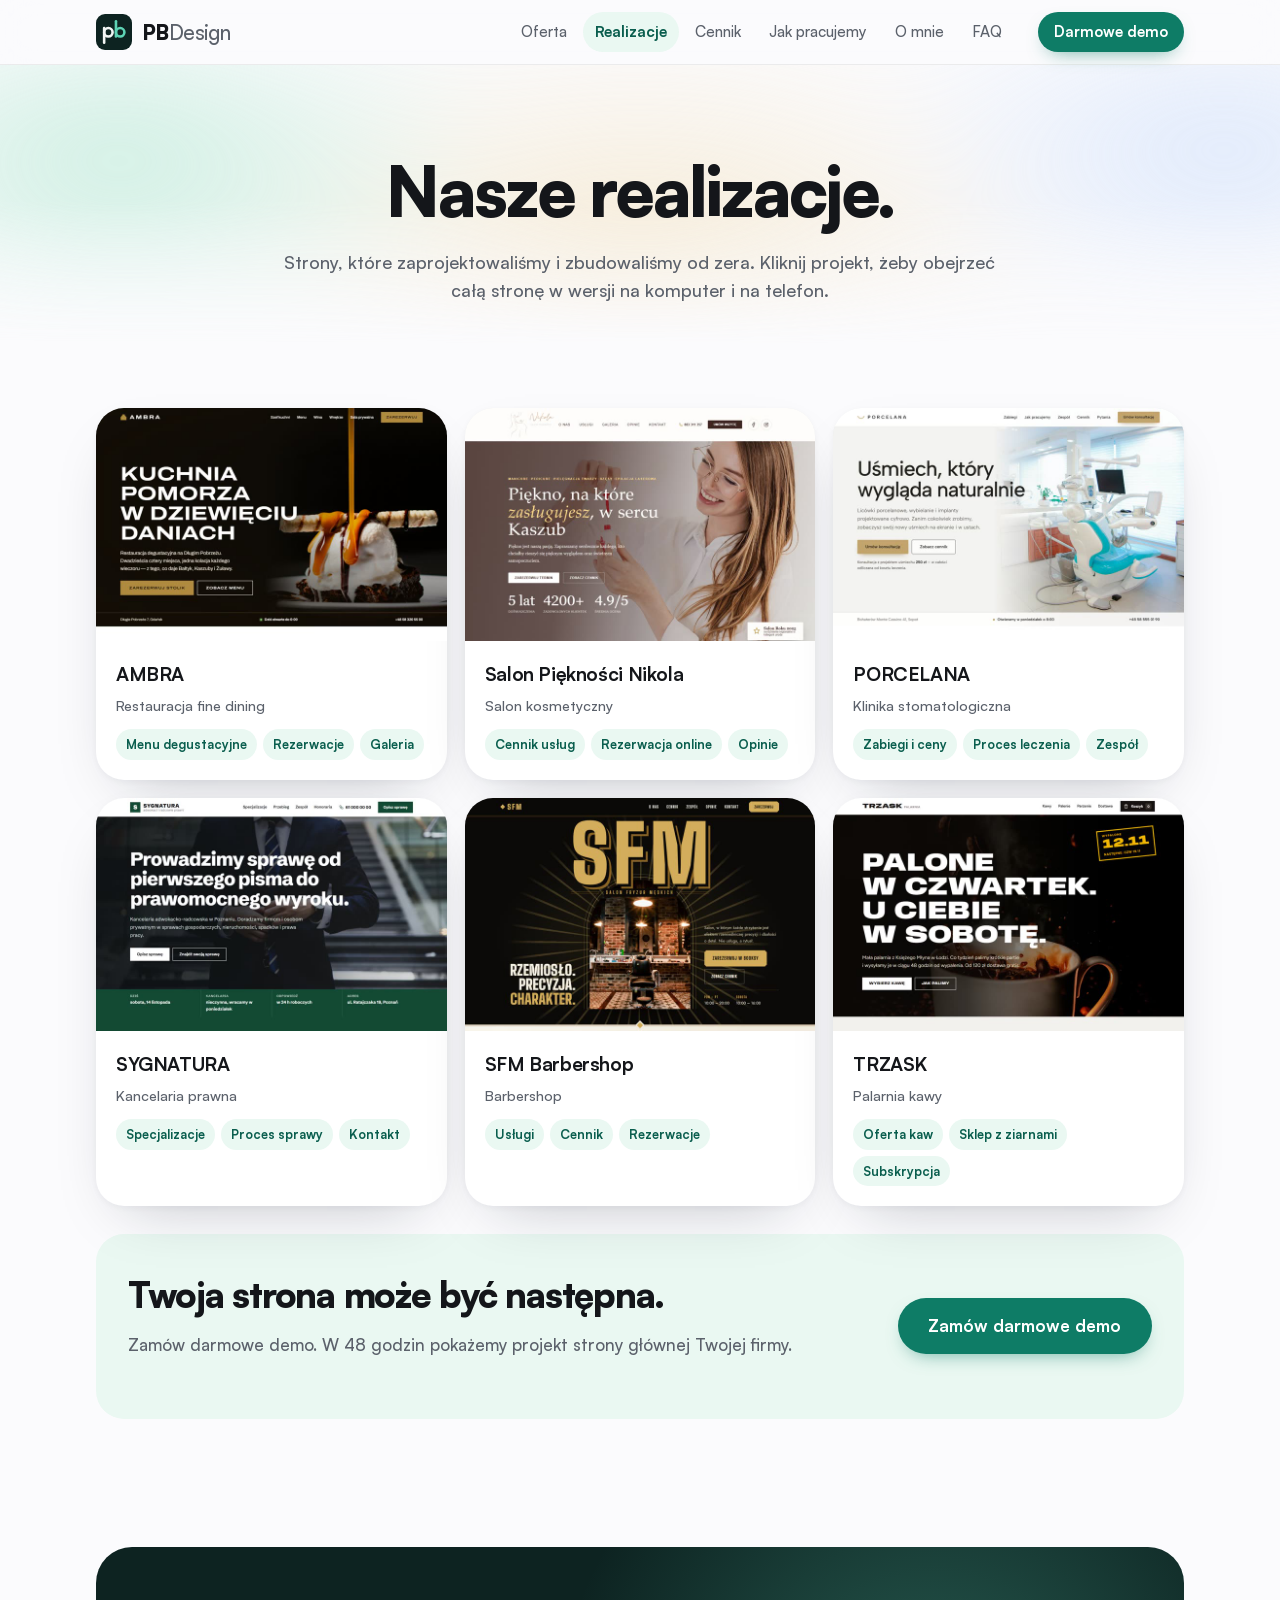
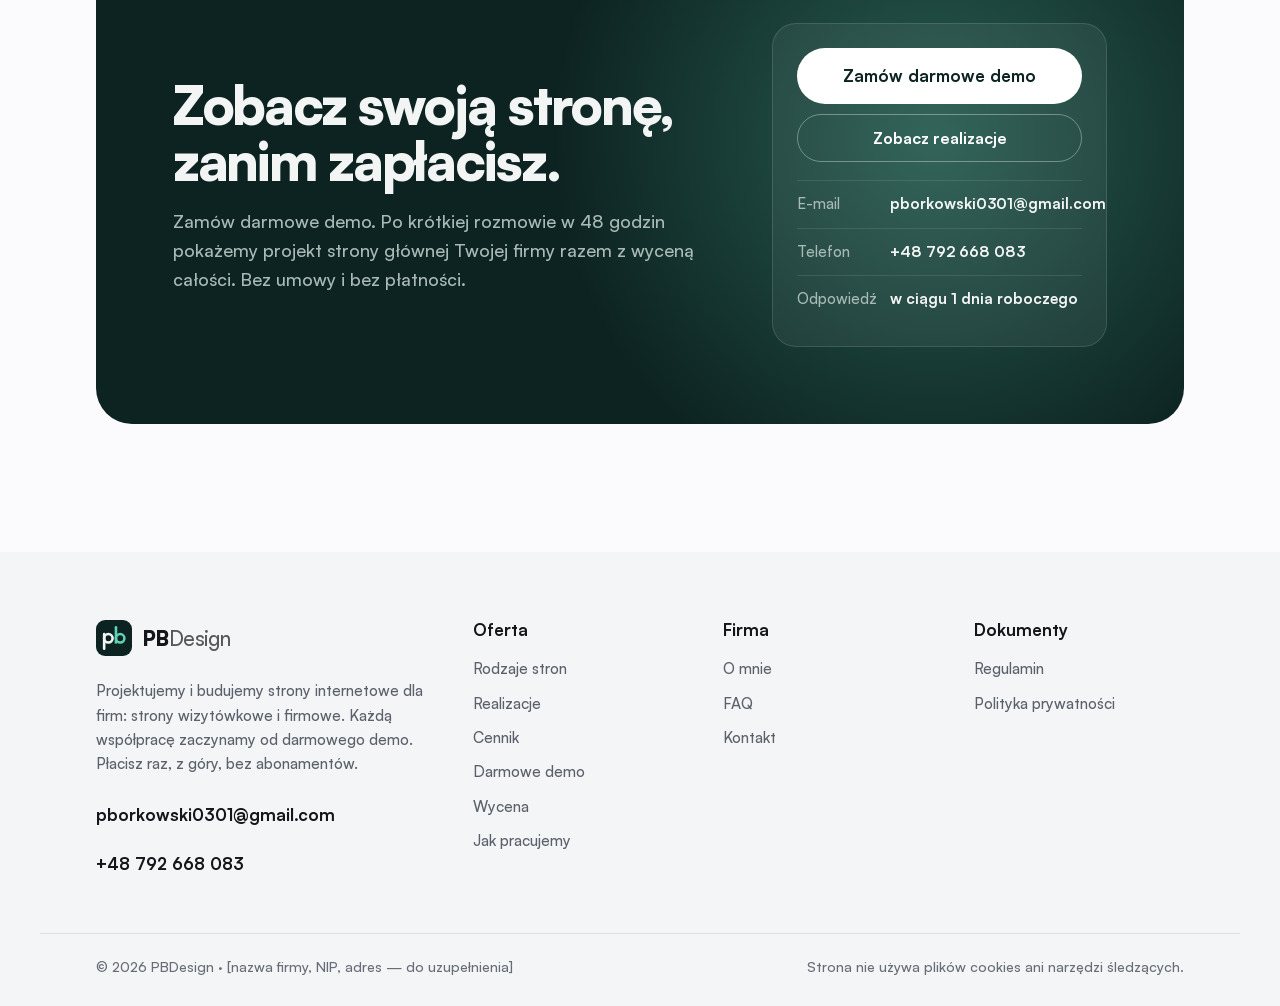
<file: realizacje.html>
<!DOCTYPE html>
<html lang="pl">
<head>
<meta charset="utf-8">
<meta name="viewport" content="width=device-width, initial-scale=1">
<title>Realizacje — PBDesign | Strony internetowe, które zaprojektowaliśmy</title>
<meta name="description" content="Zobacz strony, które zaprojektowaliśmy i zbudowaliśmy: restauracja, salon piękności, klinika stomatologiczna, kancelaria, barbershop i palarnia kawy. Podgląd na komputerze i telefonie.">
<link rel="canonical" href="https://borkowskiprzemo098.github.io/pbdesign/realizacje.html">
<meta name="theme-color" content="#FBFBFD">
<meta property="og:type" content="website">
<meta property="og:locale" content="pl_PL">
<meta property="og:title" content="Realizacje — PBDesign | Strony internetowe, które zaprojektowaliśmy">
<meta property="og:description" content="Zobacz strony, które zaprojektowaliśmy i zbudowaliśmy: restauracja, salon piękności, klinika stomatologiczna, kancelaria, barbershop i palarnia kawy. Podgląd na komputerze i telefonie.">
<meta property="og:image" content="https://borkowskiprzemo098.github.io/pbdesign/assets/og.jpg">
<link rel="icon" href="assets/favicon.svg" type="image/svg+xml">
<link rel="preload" href="assets/fonts/satoshi-900.woff2" as="font" type="font/woff2" crossorigin>
<link rel="preload" href="assets/fonts/satoshi-500.woff2" as="font" type="font/woff2" crossorigin>
<link rel="stylesheet" href="styles.css">
</head>
<body class="page-realizacje">
<svg width="0" height="0" class="sprite" aria-hidden="true">
  <defs>
    <symbol id="i-stats" viewBox="0 0 32 32"><path d="M5 27h22M8 22v-6M14 22V10M20 22v-9M26 22V6"/></symbol>
    <symbol id="i-consent" viewBox="0 0 32 32"><path d="M16 4 6 8v8c0 6 4.3 10.5 10 12 5.7-1.5 10-6 10-12V8L16 4Z"/><path d="m11.5 16 3.2 3.2L21 13"/></symbol>
    <symbol id="i-seo" viewBox="0 0 32 32"><circle cx="13" cy="13" r="8"/><path d="m19 19 8 8M9.5 15l3-3 2 2 3-3.5"/></symbol>
    <symbol id="i-aivis" viewBox="0 0 32 32"><path d="M3 16s5-9 13-9 13 9 13 9-5 9-13 9S3 16 3 16Z"/><path d="M16 11.5v9M11.5 16h9"/></symbol>
    <symbol id="i-cms" viewBox="0 0 32 32"><path d="M6 4h14l6 6v18H6V4Z"/><path d="M20 4v6h6M10 16h12M10 21h8"/></symbol>
    <symbol id="i-mail" viewBox="0 0 32 32"><path d="M4 7h24v18H4V7Z"/><path d="m4 8 12 10L28 8"/></symbol>
    <symbol id="i-campaign" viewBox="0 0 32 32"><path d="M5 13v6h5l11 6V7L10 13H5Z"/><path d="M10 19l2 7h4l-2-7M25 12v8"/></symbol>
    <symbol id="i-style" viewBox="0 0 32 32"><path d="M4 4h10v24H4V4Z"/><path d="M14 9l7-3 7 16-14 6"/><path d="M4 11h10M4 18h10"/></symbol>
    <symbol id="i-chat" viewBox="0 0 32 32"><path d="M4 5h18v12H11l-5 4v-4H4V5Z"/><path d="M22 11h6v12h-2v4l-5-4h-8v-2"/></symbol>
    <symbol id="i-funnel" viewBox="0 0 32 32"><path d="M4 5h24l-9 11v10l-6 3V16L4 5Z"/></symbol>
    <symbol id="i-share" viewBox="0 0 32 32"><path d="M13 19l6-6"/><path d="M11 14 8 17a4.2 4.2 0 0 0 6 6l3-3M21 18l3-3a4.2 4.2 0 0 0-6-6l-3 3"/></symbol>
    <symbol id="i-ask" viewBox="0 0 32 32"><path d="M4 5h24v17H13l-6 5v-5H4V5Z"/><path d="M10 17v-3M15 17v-6M20 17v-4"/></symbol>
    <symbol id="i-wave" viewBox="0 0 32 32"><path d="M4 16h3M9 11v10M13 7v18M17 12v8M21 9v14M25 14v4M28 16h1"/></symbol>
    <symbol id="i-plug" viewBox="0 0 32 32"><path d="M11 4v7M21 4v7M7 11h18v5a9 9 0 0 1-18 0v-5Z"/><path d="M16 25v4"/></symbol>
    <symbol id="i-lock" viewBox="0 0 32 32"><path d="M7 14h18v14H7V14Z"/><path d="M11 14V9a5 5 0 0 1 10 0v5M16 19v4"/></symbol>
    <symbol id="i-build" viewBox="0 0 32 32"><path d="M4 28h24M7 28V14l9-8 9 8v14"/><path d="M13 28v-8h6v8"/></symbol>
    <symbol id="i-data" viewBox="0 0 32 32"><ellipse cx="16" cy="7" rx="10" ry="3.5"/><path d="M6 7v18c0 2 4.5 3.5 10 3.5S26 27 26 25V7M6 16c0 2 4.5 3.5 10 3.5S26 18 26 16"/></symbol>
    <symbol id="i-people" viewBox="0 0 32 32"><circle cx="11" cy="10" r="4"/><path d="M3 26c0-5 3.6-8 8-8s8 3 8 8"/><path d="M20 15l4 4 5-7"/></symbol>
    <symbol id="i-school" viewBox="0 0 32 32"><path d="m2 12 14-6 14 6-14 6-14-6Z"/><path d="M8 15v7c2.5 2.3 5 3 8 3s5.5-.7 8-3v-7M28 13v9"/></symbol>
    <symbol id="i-yes" viewBox="0 0 32 32"><path d="m7 16.5 6 6L25 10"/></symbol>
    <symbol id="i-no" viewBox="0 0 32 32"><path d="m9 9 14 14M23 9 9 23"/></symbol>
    <symbol id="i-part" viewBox="0 0 32 32"><path d="M8 16h16"/></symbol>
    <symbol id="i-arrow" viewBox="0 0 32 32"><path d="M5 16h21M18 8l8 8-8 8"/></symbol>
    <symbol id="i-chev" viewBox="0 0 32 32"><path d="m12 7 9 9-9 9"/></symbol>
    <symbol id="i-flag" viewBox="0 0 32 32"><path d="M7 29V4M7 5h17l-4 6 4 6H7"/></symbol>
    <symbol id="i-users" viewBox="0 0 32 32"><circle cx="12" cy="11" r="4.5"/><path d="M3 27c0-5 4-8.5 9-8.5s9 3.5 9 8.5M21 6.5a4.5 4.5 0 0 1 0 9M24 19c3 1 5 3.8 5 8"/></symbol>
    <symbol id="i-key" viewBox="0 0 32 32"><circle cx="10" cy="20" r="6"/><path d="m14.5 15.5 12-12M22 8l4 4M18.5 11.5l3 3"/></symbol>
    <symbol id="i-cart" viewBox="0 0 32 32"><path d="M3 5h4l3 15h15l3-10H9"/><circle cx="12" cy="26" r="2"/><circle cx="23" cy="26" r="2"/></symbol>
    <symbol id="i-sheet" viewBox="0 0 32 32"><path d="M5 5h22v22H5V5Z"/><path d="M5 12h22M5 19h22M13 5v22"/></symbol>
    <symbol id="i-bell" viewBox="0 0 32 32"><path d="M8 22V14a8 8 0 0 1 16 0v8l2 3H6l2-3Z"/><path d="M13 28h6"/></symbol>
    <symbol id="i-spark" viewBox="0 0 32 32"><path d="M16 3v7M16 22v7M3 16h7M22 16h7M7 7l5 5M20 20l5 5M25 7l-5 5M12 20l-5 5"/></symbol>
    <symbol id="logo-mark" viewBox="0 0 64 64"><rect width="64" height="64" rx="16" fill="#0D2321"/><g fill="none" stroke-width="4.6" stroke-linecap="round"><path d="M14.5 25v26" stroke="#F2F5F4"/><circle cx="22" cy="32.5" r="7.5" stroke="#F2F5F4"/><path d="M35.5 13v27" stroke="#5ED3B5"/><circle cx="43" cy="32.5" r="7.5" stroke="#5ED3B5"/></g></symbol>
    <symbol id="i-cup" viewBox="0 0 32 32"><path d="M5 12h18v7a7 7 0 0 1-7 7h-4a7 7 0 0 1-7-7v-7Z"/><path d="M23 14h2a3 3 0 0 1 0 6h-2M10 4v4M15 3v5M20 4v4"/></symbol>
    <symbol id="i-bag" viewBox="0 0 32 32"><path d="M8 11a8 8 0 0 1 16 0v15a2 2 0 0 1-2 2H10a2 2 0 0 1-2-2V11Z"/><path d="M12 6V4h8v2M12 18h8v5h-8z"/></symbol>
    <symbol id="i-lamp" viewBox="0 0 32 32"><path d="M9 28h14M16 28V18l-6-8"/><path d="M6 6l8 2-4 7-6-3 2-6Z"/><path d="M12 16l3 3"/></symbol>
    <symbol id="i-copy" viewBox="0 0 32 32"><path d="M10 10h16v18H10z"/><path d="M6 22V4h14"/></symbol>
    <symbol id="i-link" viewBox="0 0 32 32"><path d="M13 19l6-6"/><path d="M11 14 8 17a4.2 4.2 0 0 0 6 6l3-3M21 18l3-3a4.2 4.2 0 0 0-6-6l-3 3"/></symbol>
    <symbol id="i-google" viewBox="0 0 32 32"><circle cx="14" cy="14" r="9"/><path d="m21 21 7 7"/></symbol>
    <symbol id="i-blog" viewBox="0 0 32 32"><path d="M6 4h20v24H6z"/><path d="M10 10h12M10 15h12M10 20h7"/></symbol>
    <symbol id="i-clock" viewBox="0 0 32 32"><circle cx="16" cy="16" r="12"/><path d="M16 9v7l5 3"/></symbol>
  </defs>
</svg>
<a class="skip" href="#main">Przejdź do treści</a>
<header class="bar" id="top">
  <div class="bar__in">
    <a class="brand" href="index.html">
      <svg class="brand__logo" aria-hidden="true"><use href="#logo-mark"/></svg><span class="brand__word">PB<span>Design</span></span>
    </a>
    <nav class="nav" id="nav" aria-label="Główna nawigacja">
      <a href="index.html#oferta" data-nav="oferta">Oferta</a>
      <a href="realizacje.html" data-nav="realizacje" aria-current="page">Realizacje</a>
      <a href="cennik.html" data-nav="cennik">Cennik</a>
      <a href="index.html#jak-pracujemy" data-nav="proces">Jak pracujemy</a>
      <a href="o-mnie.html" data-nav="o-mnie">O&nbsp;mnie</a>
      <a href="faq.html" data-nav="faq">FAQ</a>
      <a class="nav__cta" href="wycena.html#demo">Darmowe demo</a>
    </nav>
    <a class="pill pill--accent pill--sm bar__cta" href="wycena.html#demo">Darmowe demo</a>
    <button class="burger" type="button" aria-expanded="false" aria-controls="nav" aria-label="Otwórz menu"><span></span><span></span></button>
  </div>
</header>

<main id="main">
<section class="phero phero--demo" aria-labelledby="real-h">
  <div class="hero__glow" aria-hidden="true"></div>
  <div class="wrap">
    <h1 id="real-h">Nasze realizacje.</h1>
    <p class="phero__lead">Strony, które zaprojektowaliśmy i&nbsp;zbudowaliśmy od zera. Kliknij projekt, żeby obejrzeć całą stronę w&nbsp;wersji na komputer i&nbsp;na telefon.</p>
  </div>
</section>

<section class="sec sec--tight" aria-labelledby="real-list-h">
  <div class="wrap">
    <h2 id="real-list-h" class="sr">Lista realizacji</h2>
    <div class="works" id="works"></div>
    <div class="works__cta">
      <div><h2 class="sub-h">Twoja strona może być następna.</h2><p class="sub-p">Zamów darmowe demo. W&nbsp;48&nbsp;godzin pokażemy projekt strony głównej Twojej firmy.</p></div>
      <a class="pill pill--accent pill--lg" href="wycena.html#demo">Zamów darmowe demo</a>
    </div>
  </div>
</section>

<dialog class="viewer" id="viewer" aria-labelledby="vTitle">
  <div class="viewer__top">
    <div class="viewer__info"><h2 id="vTitle">AMBRA</h2><p id="vType">Restauracja fine dining</p></div>
    <div class="seg" role="group" aria-label="Urządzenie"><button type="button" data-vdev="d" aria-pressed="true">Komputer</button><button type="button" data-vdev="m" aria-pressed="false">Telefon</button></div>
    <div class="viewer__nav"><button type="button" class="vbtn" data-vgo="-1" aria-label="Poprzedni projekt"><svg class="ic" aria-hidden="true"><use href="#i-chev"/></svg></button><button type="button" class="vbtn" data-vgo="1" aria-label="Następny projekt"><svg class="ic" aria-hidden="true"><use href="#i-chev"/></svg></button><button type="button" class="vbtn vbtn--x" data-vclose aria-label="Zamknij podgląd"><svg class="ic" aria-hidden="true"><use href="#i-no"/></svg></button></div>
  </div>
  <div class="viewer__stage">
    <div class="viewer__frame" id="vFrame">
      <div class="browser__bar"><i></i><i></i><i></i><span id="vBar"></span></div>
      <div class="viewer__scroll" id="vScroll" tabindex="0" aria-label="Podgląd strony, przewijany"><img id="vImg" src="assets/real/ambra-t.jpg" alt="" width="1200" height="5000"></div>
    </div>
  </div>
</dialog>
<section class="cta-sec" id="kontakt" aria-labelledby="cta-h">
  <div class="wrap">
    <div class="cta">
      <div class="cta__copy">
        <h2 id="cta-h">Zobacz swoją stronę, zanim zapłacisz.</h2>
        <p>Zamów darmowe demo. Po krótkiej rozmowie w&nbsp;48&nbsp;godzin pokażemy projekt strony głównej Twojej firmy razem z&nbsp;wyceną całości. Bez umowy i&nbsp;bez płatności.</p>
      </div>
      <div class="cta__card">
        <a class="pill pill--light pill--lg pill--block" href="wycena.html#demo">Zamów darmowe demo</a>
        <a class="pill pill--outline-light pill--block" href="realizacje.html">Zobacz realizacje</a>
        <dl>
          <div><dt>E-mail</dt><dd><a href="mailto:pborkowski0301@gmail.com">pborkowski0301@gmail.com</a></dd></div>
          <div><dt>Telefon</dt><dd><a href="tel:+48792668083">+48&nbsp;792&nbsp;668&nbsp;083</a></dd></div>
          <div><dt>Odpowiedź</dt><dd>w&nbsp;ciągu 1&nbsp;dnia roboczego</dd></div>
        </dl>
      </div>
    </div>
  </div>
</section>

</main>
<footer class="foot">
  <div class="wrap foot__grid">
    <div>
      <a class="brand" href="index.html"><svg class="brand__logo" aria-hidden="true"><use href="#logo-mark"/></svg><span class="brand__word">PB<span>Design</span></span></a>
      <p class="foot__about">Projektujemy i&nbsp;budujemy strony internetowe dla firm: strony wizytówkowe i&nbsp;firmowe. Każdą współpracę zaczynamy od darmowego demo. Płacisz raz, z&nbsp;góry, bez abonamentów.</p>
      <p class="foot__contact"><a href="mailto:pborkowski0301@gmail.com">pborkowski0301@gmail.com</a><a href="tel:+48792668083">+48&nbsp;792&nbsp;668&nbsp;083</a></p>
    </div>
    <nav aria-label="Oferta"><p class="foot__h">Oferta</p><a href="index.html#oferta">Rodzaje stron</a><a href="realizacje.html">Realizacje</a><a href="cennik.html">Cennik</a><a href="wycena.html#demo">Darmowe demo</a><a href="wycena.html">Wycena</a><a href="index.html#jak-pracujemy">Jak pracujemy</a></nav>
    <nav aria-label="Firma"><p class="foot__h">Firma</p><a href="o-mnie.html">O&nbsp;mnie</a><a href="faq.html">FAQ</a><a href="#kontakt">Kontakt</a></nav>
    <nav aria-label="Dokumenty"><p class="foot__h">Dokumenty</p><a href="regulamin.html">Regulamin</a><a href="polityka-prywatnosci.html">Polityka prywatności</a></nav>
  </div>
  <div class="wrap foot__legal"><span>© 2026 PBDesign · [nazwa firmy, NIP, adres — do uzupełnienia]</span><span>Strona nie używa plików cookies ani narzędzi śledzących.</span></div>
</footer>

<script src="assets/realizacje.js" defer></script>
<script src="app.js" defer></script>
</body>
</html>
</file>
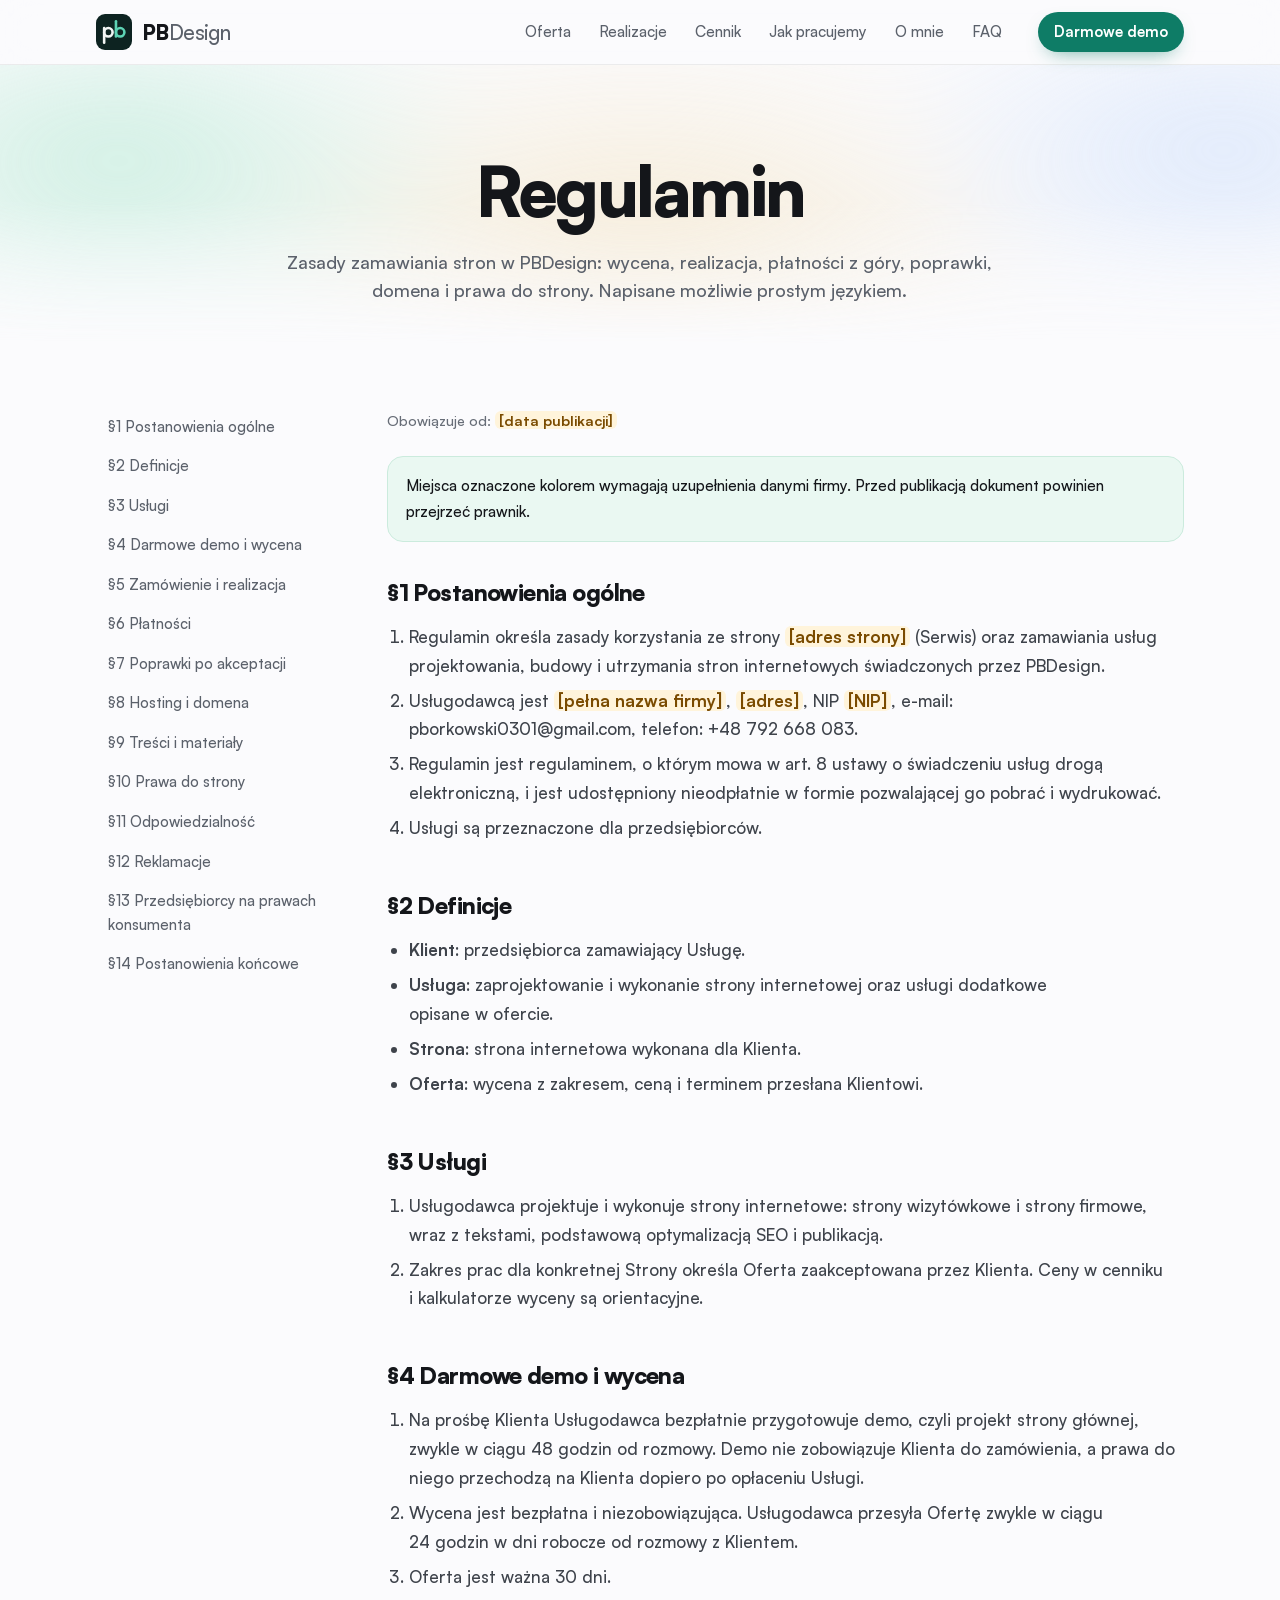
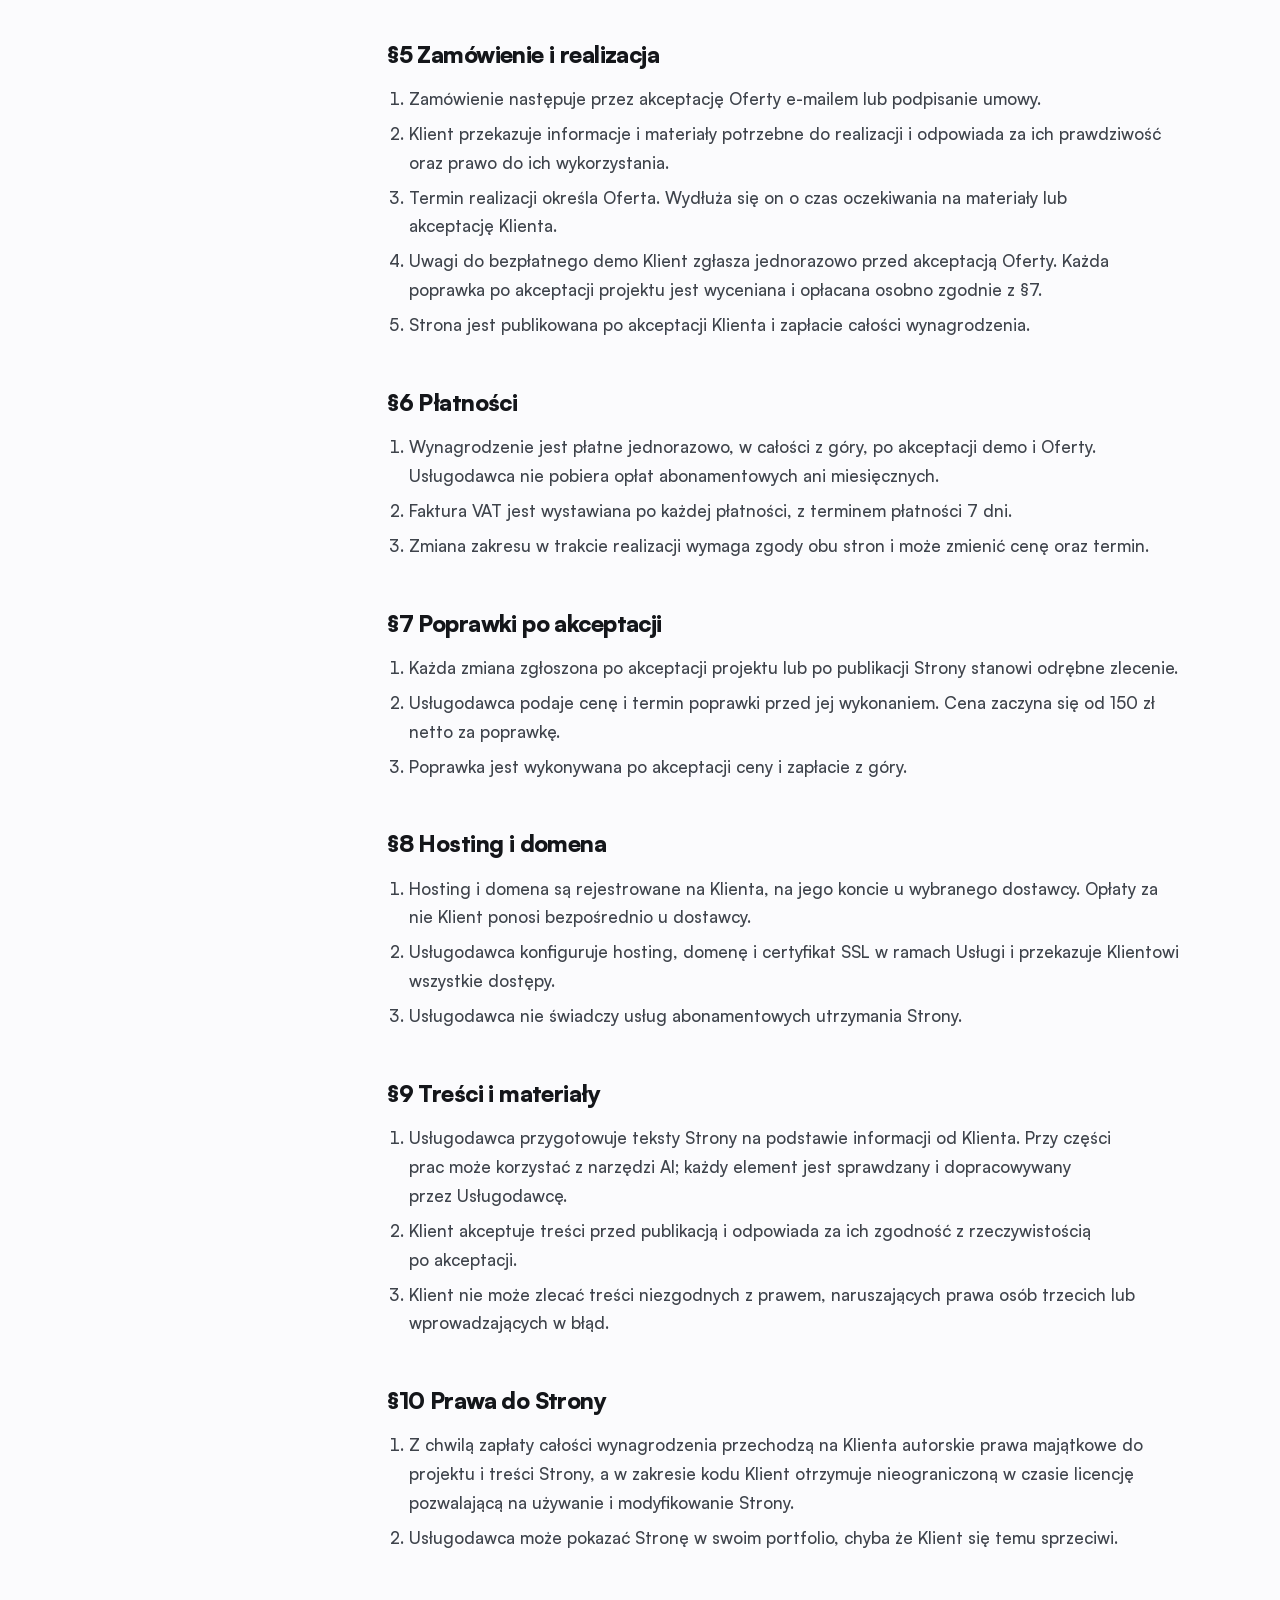
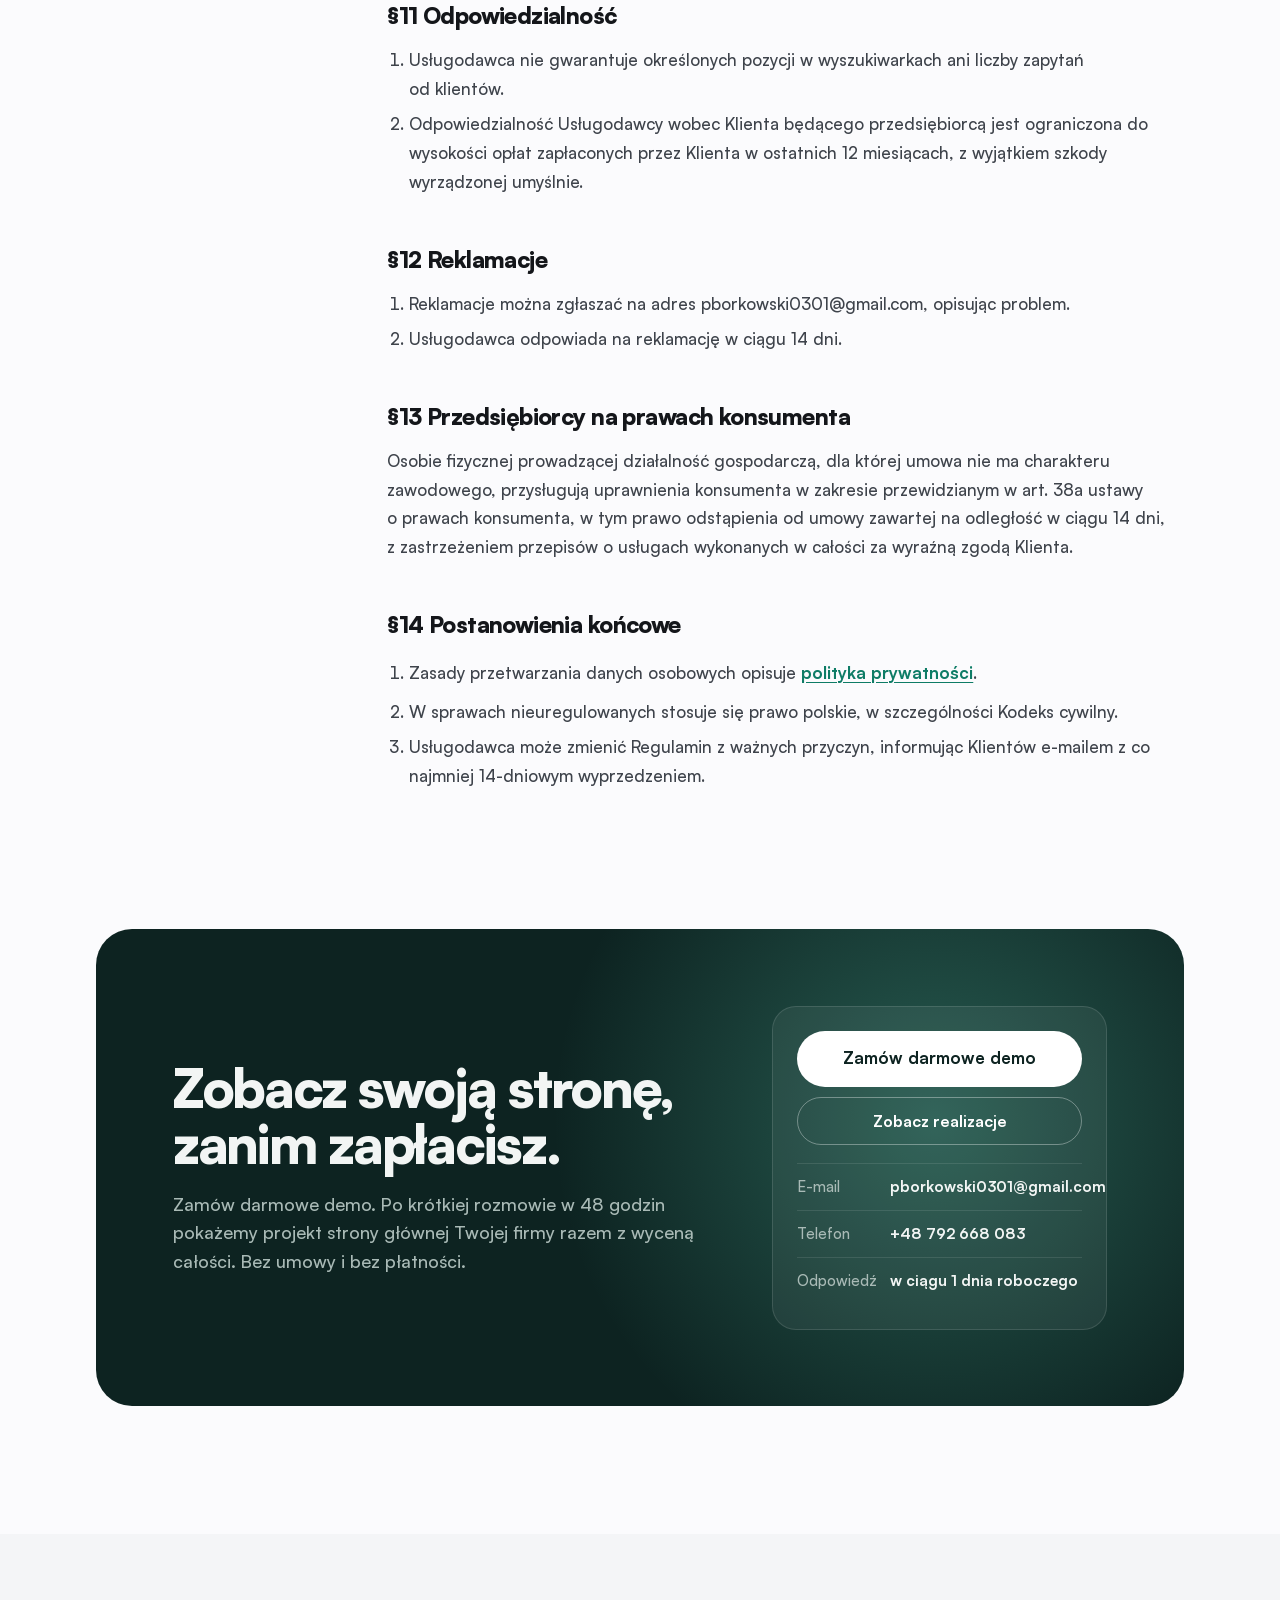
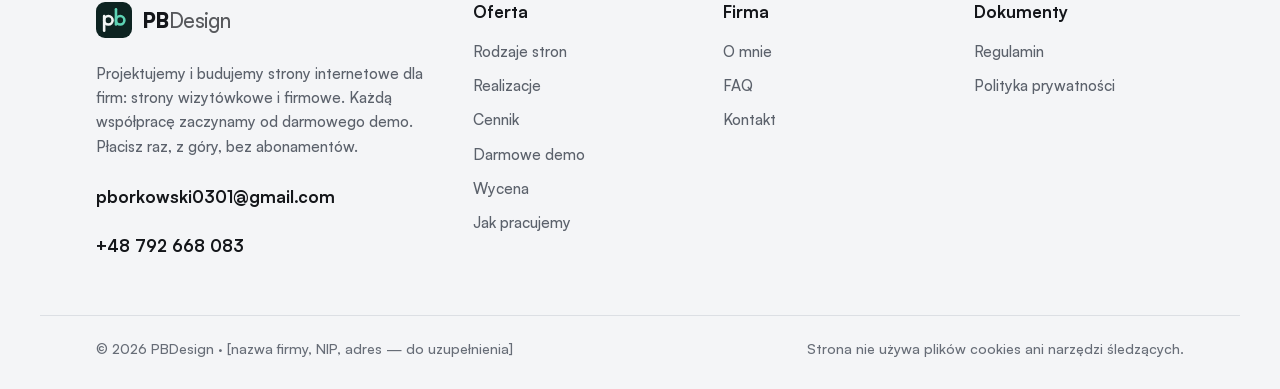
<file: regulamin.html>
<!DOCTYPE html>
<html lang="pl">
<head>
<meta charset="utf-8">
<meta name="viewport" content="width=device-width, initial-scale=1">
<title>Regulamin — PBDesign</title>
<meta name="description" content="Regulamin usług PBDesign: wycena, umowa, realizacja strony, płatności, poprawki, hosting i domena, prawa do strony, reklamacje.">
<link rel="canonical" href="https://borkowskiprzemo098.github.io/pbdesign/regulamin.html">
<meta name="theme-color" content="#FBFBFD">
<meta property="og:type" content="website">
<meta property="og:locale" content="pl_PL">
<meta property="og:title" content="Regulamin — PBDesign">
<meta property="og:description" content="Regulamin usług PBDesign: wycena, umowa, realizacja strony, płatności, poprawki, hosting i domena, prawa do strony, reklamacje.">
<meta property="og:image" content="https://borkowskiprzemo098.github.io/pbdesign/assets/og.jpg">
<link rel="icon" href="assets/favicon.svg" type="image/svg+xml">
<link rel="preload" href="assets/fonts/satoshi-900.woff2" as="font" type="font/woff2" crossorigin>
<link rel="preload" href="assets/fonts/satoshi-500.woff2" as="font" type="font/woff2" crossorigin>
<link rel="stylesheet" href="styles.css">
</head>
<body class="page-regulamin">
<svg width="0" height="0" class="sprite" aria-hidden="true">
  <defs>
    <symbol id="i-stats" viewBox="0 0 32 32"><path d="M5 27h22M8 22v-6M14 22V10M20 22v-9M26 22V6"/></symbol>
    <symbol id="i-consent" viewBox="0 0 32 32"><path d="M16 4 6 8v8c0 6 4.3 10.5 10 12 5.7-1.5 10-6 10-12V8L16 4Z"/><path d="m11.5 16 3.2 3.2L21 13"/></symbol>
    <symbol id="i-seo" viewBox="0 0 32 32"><circle cx="13" cy="13" r="8"/><path d="m19 19 8 8M9.5 15l3-3 2 2 3-3.5"/></symbol>
    <symbol id="i-aivis" viewBox="0 0 32 32"><path d="M3 16s5-9 13-9 13 9 13 9-5 9-13 9S3 16 3 16Z"/><path d="M16 11.5v9M11.5 16h9"/></symbol>
    <symbol id="i-cms" viewBox="0 0 32 32"><path d="M6 4h14l6 6v18H6V4Z"/><path d="M20 4v6h6M10 16h12M10 21h8"/></symbol>
    <symbol id="i-mail" viewBox="0 0 32 32"><path d="M4 7h24v18H4V7Z"/><path d="m4 8 12 10L28 8"/></symbol>
    <symbol id="i-campaign" viewBox="0 0 32 32"><path d="M5 13v6h5l11 6V7L10 13H5Z"/><path d="M10 19l2 7h4l-2-7M25 12v8"/></symbol>
    <symbol id="i-style" viewBox="0 0 32 32"><path d="M4 4h10v24H4V4Z"/><path d="M14 9l7-3 7 16-14 6"/><path d="M4 11h10M4 18h10"/></symbol>
    <symbol id="i-chat" viewBox="0 0 32 32"><path d="M4 5h18v12H11l-5 4v-4H4V5Z"/><path d="M22 11h6v12h-2v4l-5-4h-8v-2"/></symbol>
    <symbol id="i-funnel" viewBox="0 0 32 32"><path d="M4 5h24l-9 11v10l-6 3V16L4 5Z"/></symbol>
    <symbol id="i-share" viewBox="0 0 32 32"><path d="M13 19l6-6"/><path d="M11 14 8 17a4.2 4.2 0 0 0 6 6l3-3M21 18l3-3a4.2 4.2 0 0 0-6-6l-3 3"/></symbol>
    <symbol id="i-ask" viewBox="0 0 32 32"><path d="M4 5h24v17H13l-6 5v-5H4V5Z"/><path d="M10 17v-3M15 17v-6M20 17v-4"/></symbol>
    <symbol id="i-wave" viewBox="0 0 32 32"><path d="M4 16h3M9 11v10M13 7v18M17 12v8M21 9v14M25 14v4M28 16h1"/></symbol>
    <symbol id="i-plug" viewBox="0 0 32 32"><path d="M11 4v7M21 4v7M7 11h18v5a9 9 0 0 1-18 0v-5Z"/><path d="M16 25v4"/></symbol>
    <symbol id="i-lock" viewBox="0 0 32 32"><path d="M7 14h18v14H7V14Z"/><path d="M11 14V9a5 5 0 0 1 10 0v5M16 19v4"/></symbol>
    <symbol id="i-build" viewBox="0 0 32 32"><path d="M4 28h24M7 28V14l9-8 9 8v14"/><path d="M13 28v-8h6v8"/></symbol>
    <symbol id="i-data" viewBox="0 0 32 32"><ellipse cx="16" cy="7" rx="10" ry="3.5"/><path d="M6 7v18c0 2 4.5 3.5 10 3.5S26 27 26 25V7M6 16c0 2 4.5 3.5 10 3.5S26 18 26 16"/></symbol>
    <symbol id="i-people" viewBox="0 0 32 32"><circle cx="11" cy="10" r="4"/><path d="M3 26c0-5 3.6-8 8-8s8 3 8 8"/><path d="M20 15l4 4 5-7"/></symbol>
    <symbol id="i-school" viewBox="0 0 32 32"><path d="m2 12 14-6 14 6-14 6-14-6Z"/><path d="M8 15v7c2.5 2.3 5 3 8 3s5.5-.7 8-3v-7M28 13v9"/></symbol>
    <symbol id="i-yes" viewBox="0 0 32 32"><path d="m7 16.5 6 6L25 10"/></symbol>
    <symbol id="i-no" viewBox="0 0 32 32"><path d="m9 9 14 14M23 9 9 23"/></symbol>
    <symbol id="i-part" viewBox="0 0 32 32"><path d="M8 16h16"/></symbol>
    <symbol id="i-arrow" viewBox="0 0 32 32"><path d="M5 16h21M18 8l8 8-8 8"/></symbol>
    <symbol id="i-chev" viewBox="0 0 32 32"><path d="m12 7 9 9-9 9"/></symbol>
    <symbol id="i-flag" viewBox="0 0 32 32"><path d="M7 29V4M7 5h17l-4 6 4 6H7"/></symbol>
    <symbol id="i-users" viewBox="0 0 32 32"><circle cx="12" cy="11" r="4.5"/><path d="M3 27c0-5 4-8.5 9-8.5s9 3.5 9 8.5M21 6.5a4.5 4.5 0 0 1 0 9M24 19c3 1 5 3.8 5 8"/></symbol>
    <symbol id="i-key" viewBox="0 0 32 32"><circle cx="10" cy="20" r="6"/><path d="m14.5 15.5 12-12M22 8l4 4M18.5 11.5l3 3"/></symbol>
    <symbol id="i-cart" viewBox="0 0 32 32"><path d="M3 5h4l3 15h15l3-10H9"/><circle cx="12" cy="26" r="2"/><circle cx="23" cy="26" r="2"/></symbol>
    <symbol id="i-sheet" viewBox="0 0 32 32"><path d="M5 5h22v22H5V5Z"/><path d="M5 12h22M5 19h22M13 5v22"/></symbol>
    <symbol id="i-bell" viewBox="0 0 32 32"><path d="M8 22V14a8 8 0 0 1 16 0v8l2 3H6l2-3Z"/><path d="M13 28h6"/></symbol>
    <symbol id="i-spark" viewBox="0 0 32 32"><path d="M16 3v7M16 22v7M3 16h7M22 16h7M7 7l5 5M20 20l5 5M25 7l-5 5M12 20l-5 5"/></symbol>
    <symbol id="logo-mark" viewBox="0 0 64 64"><rect width="64" height="64" rx="16" fill="#0D2321"/><g fill="none" stroke-width="4.6" stroke-linecap="round"><path d="M14.5 25v26" stroke="#F2F5F4"/><circle cx="22" cy="32.5" r="7.5" stroke="#F2F5F4"/><path d="M35.5 13v27" stroke="#5ED3B5"/><circle cx="43" cy="32.5" r="7.5" stroke="#5ED3B5"/></g></symbol>
    <symbol id="i-cup" viewBox="0 0 32 32"><path d="M5 12h18v7a7 7 0 0 1-7 7h-4a7 7 0 0 1-7-7v-7Z"/><path d="M23 14h2a3 3 0 0 1 0 6h-2M10 4v4M15 3v5M20 4v4"/></symbol>
    <symbol id="i-bag" viewBox="0 0 32 32"><path d="M8 11a8 8 0 0 1 16 0v15a2 2 0 0 1-2 2H10a2 2 0 0 1-2-2V11Z"/><path d="M12 6V4h8v2M12 18h8v5h-8z"/></symbol>
    <symbol id="i-lamp" viewBox="0 0 32 32"><path d="M9 28h14M16 28V18l-6-8"/><path d="M6 6l8 2-4 7-6-3 2-6Z"/><path d="M12 16l3 3"/></symbol>
    <symbol id="i-copy" viewBox="0 0 32 32"><path d="M10 10h16v18H10z"/><path d="M6 22V4h14"/></symbol>
    <symbol id="i-link" viewBox="0 0 32 32"><path d="M13 19l6-6"/><path d="M11 14 8 17a4.2 4.2 0 0 0 6 6l3-3M21 18l3-3a4.2 4.2 0 0 0-6-6l-3 3"/></symbol>
    <symbol id="i-google" viewBox="0 0 32 32"><circle cx="14" cy="14" r="9"/><path d="m21 21 7 7"/></symbol>
    <symbol id="i-blog" viewBox="0 0 32 32"><path d="M6 4h20v24H6z"/><path d="M10 10h12M10 15h12M10 20h7"/></symbol>
    <symbol id="i-clock" viewBox="0 0 32 32"><circle cx="16" cy="16" r="12"/><path d="M16 9v7l5 3"/></symbol>
  </defs>
</svg>
<a class="skip" href="#main">Przejdź do treści</a>
<header class="bar" id="top">
  <div class="bar__in">
    <a class="brand" href="index.html">
      <svg class="brand__logo" aria-hidden="true"><use href="#logo-mark"/></svg><span class="brand__word">PB<span>Design</span></span>
    </a>
    <nav class="nav" id="nav" aria-label="Główna nawigacja">
      <a href="index.html#oferta" data-nav="oferta">Oferta</a>
      <a href="realizacje.html" data-nav="realizacje">Realizacje</a>
      <a href="cennik.html" data-nav="cennik">Cennik</a>
      <a href="index.html#jak-pracujemy" data-nav="proces">Jak pracujemy</a>
      <a href="o-mnie.html" data-nav="o-mnie">O&nbsp;mnie</a>
      <a href="faq.html" data-nav="faq">FAQ</a>
      <a class="nav__cta" href="wycena.html#demo">Darmowe demo</a>
    </nav>
    <a class="pill pill--accent pill--sm bar__cta" href="wycena.html#demo">Darmowe demo</a>
    <button class="burger" type="button" aria-expanded="false" aria-controls="nav" aria-label="Otwórz menu"><span></span><span></span></button>
  </div>
</header>

<main id="main">
<section class="phero" aria-labelledby="reg-h">
  <div class="hero__glow" aria-hidden="true"></div>
  <div class="wrap">
    <h1 id="reg-h">Regulamin</h1>
    <p class="phero__lead">Zasady zamawiania stron w&nbsp;PBDesign: wycena, realizacja, płatności z&nbsp;góry, poprawki, domena i&nbsp;prawa do strony. Napisane możliwie prostym językiem.</p>
  </div>
</section>

<section class="sec sec--tight" aria-label="Treść regulaminu">
  <div class="wrap legal">
    <nav class="legal__toc" aria-label="Spis treści"><a href="#r1">§1 Postanowienia ogólne</a><a href="#r2">§2 Definicje</a><a href="#r3">§3 Usługi</a><a href="#r4">§4 Darmowe demo i&nbsp;wycena</a><a href="#r5">§5 Zamówienie i&nbsp;realizacja</a><a href="#r6">§6 Płatności</a><a href="#r7">§7 Poprawki po akceptacji</a><a href="#r8">§8 Hosting i&nbsp;domena</a><a href="#r9">§9 Treści i&nbsp;materiały</a><a href="#r10">§10 Prawa do strony</a><a href="#r11">§11 Odpowiedzialność</a><a href="#r12">§12 Reklamacje</a><a href="#r13">§13 Przedsiębiorcy na prawach konsumenta</a><a href="#r14">§14 Postanowienia końcowe</a></nav>
    <article class="prose">
      <p class="upd">Obowiązuje od: <span class="ph">[data publikacji]</span></p>
      <p class="note-box">Miejsca oznaczone kolorem wymagają uzupełnienia danymi firmy. Przed publikacją dokument powinien przejrzeć prawnik.</p>

      <h2 id="r1">§1 Postanowienia ogólne</h2>
      <ol>
        <li>Regulamin określa zasady korzystania ze strony <span class="ph">[adres strony]</span> (Serwis) oraz zamawiania usług projektowania, budowy i&nbsp;utrzymania stron internetowych świadczonych przez PBDesign.</li>
        <li>Usługodawcą jest <span class="ph">[pełna nazwa firmy]</span>, <span class="ph">[adres]</span>, NIP <span class="ph">[NIP]</span>, e-mail: pborkowski0301@gmail.com, telefon: +48&nbsp;792&nbsp;668&nbsp;083.</li>
        <li>Regulamin jest regulaminem, o&nbsp;którym mowa w&nbsp;art. 8 ustawy o&nbsp;świadczeniu usług drogą elektroniczną, i&nbsp;jest udostępniony nieodpłatnie w&nbsp;formie pozwalającej go pobrać i&nbsp;wydrukować.</li>
        <li>Usługi są przeznaczone dla przedsiębiorców.</li>
      </ol>

      <h2 id="r2">§2 Definicje</h2>
      <ul>
        <li><b>Klient</b>: przedsiębiorca zamawiający Usługę.</li>
        <li><b>Usługa</b>: zaprojektowanie i&nbsp;wykonanie strony internetowej oraz usługi dodatkowe opisane w&nbsp;ofercie.</li>
        <li><b>Strona</b>: strona internetowa wykonana dla Klienta.</li>
        <li><b>Oferta</b>: wycena z&nbsp;zakresem, ceną i&nbsp;terminem przesłana Klientowi.</li>
        </ul>

      <h2 id="r3">§3 Usługi</h2>
      <ol>
        <li>Usługodawca projektuje i&nbsp;wykonuje strony internetowe: strony wizytówkowe i&nbsp;strony firmowe, wraz z&nbsp;tekstami, podstawową optymalizacją SEO i&nbsp;publikacją.</li>
        <li>Zakres prac dla konkretnej Strony określa Oferta zaakceptowana przez Klienta. Ceny w&nbsp;cenniku i&nbsp;kalkulatorze wyceny są orientacyjne.</li>
      </ol>

      <h2 id="r4">§4 Darmowe demo i&nbsp;wycena</h2>
      <ol>
        <li>Na prośbę Klienta Usługodawca bezpłatnie przygotowuje demo, czyli projekt strony głównej, zwykle w&nbsp;ciągu 48&nbsp;godzin od rozmowy. Demo nie zobowiązuje Klienta do zamówienia, a&nbsp;prawa do niego przechodzą na Klienta dopiero po opłaceniu Usługi.</li>
        <li>Wycena jest bezpłatna i&nbsp;niezobowiązująca. Usługodawca przesyła Ofertę zwykle w&nbsp;ciągu 24&nbsp;godzin w&nbsp;dni robocze od rozmowy z&nbsp;Klientem.</li>
        <li>Oferta jest ważna 30&nbsp;dni.</li>
      </ol>

      <h2 id="r5">§5 Zamówienie i&nbsp;realizacja</h2>
      <ol>
        <li>Zamówienie następuje przez akceptację Oferty e-mailem lub podpisanie umowy.</li>
        <li>Klient przekazuje informacje i&nbsp;materiały potrzebne do realizacji i&nbsp;odpowiada za ich prawdziwość oraz prawo do ich wykorzystania.</li>
        <li>Termin realizacji określa Oferta. Wydłuża się on o&nbsp;czas oczekiwania na materiały lub akceptację Klienta.</li>
        <li>Uwagi do bezpłatnego demo Klient zgłasza jednorazowo przed akceptacją Oferty. Każda poprawka po akceptacji projektu jest wyceniana i&nbsp;opłacana osobno zgodnie z&nbsp;§7.</li>
        <li>Strona jest publikowana po akceptacji Klienta i&nbsp;zapłacie całości wynagrodzenia.</li>
      </ol>

      <h2 id="r6">§6 Płatności</h2>
      <ol>
        <li>Wynagrodzenie jest płatne jednorazowo, w&nbsp;całości z&nbsp;góry, po akceptacji demo i&nbsp;Oferty. Usługodawca nie pobiera opłat abonamentowych ani miesięcznych.</li>
        <li>Faktura VAT jest wystawiana po każdej płatności, z&nbsp;terminem płatności 7&nbsp;dni.</li>
        <li>Zmiana zakresu w&nbsp;trakcie realizacji wymaga zgody obu stron i&nbsp;może zmienić cenę oraz termin.</li>
      </ol>

      <h2 id="r7">§7 Poprawki po akceptacji</h2>
      <ol>
        <li>Każda zmiana zgłoszona po akceptacji projektu lub po publikacji Strony stanowi odrębne zlecenie.</li>
        <li>Usługodawca podaje cenę i&nbsp;termin poprawki przed jej wykonaniem. Cena zaczyna się od 150&nbsp;zł netto za poprawkę.</li>
        <li>Poprawka jest wykonywana po akceptacji ceny i&nbsp;zapłacie z&nbsp;góry.</li>
      </ol>

      <h2 id="r8">§8 Hosting i&nbsp;domena</h2>
      <ol>
        <li>Hosting i&nbsp;domena są rejestrowane na Klienta, na jego koncie u&nbsp;wybranego dostawcy. Opłaty za nie Klient ponosi bezpośrednio u&nbsp;dostawcy.</li>
        <li>Usługodawca konfiguruje hosting, domenę i&nbsp;certyfikat SSL w&nbsp;ramach Usługi i&nbsp;przekazuje Klientowi wszystkie dostępy.</li>
        <li>Usługodawca nie świadczy usług abonamentowych utrzymania Strony.</li>
      </ol>

      <h2 id="r9">§9 Treści i&nbsp;materiały</h2>
      <ol>
        <li>Usługodawca przygotowuje teksty Strony na podstawie informacji od Klienta. Przy części prac może korzystać z&nbsp;narzędzi AI; każdy element jest sprawdzany i&nbsp;dopracowywany przez Usługodawcę.</li>
        <li>Klient akceptuje treści przed publikacją i&nbsp;odpowiada za ich zgodność z&nbsp;rzeczywistością po akceptacji.</li>
        <li>Klient nie może zlecać treści niezgodnych z&nbsp;prawem, naruszających prawa osób trzecich lub wprowadzających w&nbsp;błąd.</li>
      </ol>

      <h2 id="r10">§10 Prawa do Strony</h2>
      <ol>
        <li>Z&nbsp;chwilą zapłaty całości wynagrodzenia przechodzą na Klienta autorskie prawa majątkowe do projektu i&nbsp;treści Strony, a&nbsp;w zakresie kodu Klient otrzymuje nieograniczoną w&nbsp;czasie licencję pozwalającą na używanie i&nbsp;modyfikowanie Strony.</li>
        <li>Usługodawca może pokazać Stronę w&nbsp;swoim portfolio, chyba że Klient się temu sprzeciwi.</li>
      </ol>

      <h2 id="r11">§11 Odpowiedzialność</h2>
      <ol>
        <li>Usługodawca nie gwarantuje określonych pozycji w&nbsp;wyszukiwarkach ani liczby zapytań od klientów.</li>
        <li>Odpowiedzialność Usługodawcy wobec Klienta będącego przedsiębiorcą jest ograniczona do wysokości opłat zapłaconych przez Klienta w&nbsp;ostatnich 12&nbsp;miesiącach, z&nbsp;wyjątkiem szkody wyrządzonej umyślnie.</li>
      </ol>

      <h2 id="r12">§12 Reklamacje</h2>
      <ol>
        <li>Reklamacje można zgłaszać na adres pborkowski0301@gmail.com, opisując problem.</li>
        <li>Usługodawca odpowiada na reklamację w&nbsp;ciągu 14&nbsp;dni.</li>
      </ol>

      <h2 id="r13">§13 Przedsiębiorcy na prawach konsumenta</h2>
      <p>Osobie fizycznej prowadzącej działalność gospodarczą, dla której umowa nie ma charakteru zawodowego, przysługują uprawnienia konsumenta w&nbsp;zakresie przewidzianym w&nbsp;art. 38a ustawy o&nbsp;prawach konsumenta, w&nbsp;tym prawo odstąpienia od umowy zawartej na odległość w&nbsp;ciągu 14&nbsp;dni, z&nbsp;zastrzeżeniem przepisów o&nbsp;usługach wykonanych w&nbsp;całości za wyraźną zgodą Klienta.</p>

      <h2 id="r14">§14 Postanowienia końcowe</h2>
      <ol>
        <li>Zasady przetwarzania danych osobowych opisuje <a href="polityka-prywatnosci.html">polityka prywatności</a>.</li>
        <li>W&nbsp;sprawach nieuregulowanych stosuje się prawo polskie, w&nbsp;szczególności Kodeks cywilny.</li>
        <li>Usługodawca może zmienić Regulamin z&nbsp;ważnych przyczyn, informując Klientów e-mailem z&nbsp;co najmniej 14-dniowym wyprzedzeniem.</li>
      </ol>
    </article>
  </div>
</section>
<section class="cta-sec" id="kontakt" aria-labelledby="cta-h">
  <div class="wrap">
    <div class="cta">
      <div class="cta__copy">
        <h2 id="cta-h">Zobacz swoją stronę, zanim zapłacisz.</h2>
        <p>Zamów darmowe demo. Po krótkiej rozmowie w&nbsp;48&nbsp;godzin pokażemy projekt strony głównej Twojej firmy razem z&nbsp;wyceną całości. Bez umowy i&nbsp;bez płatności.</p>
      </div>
      <div class="cta__card">
        <a class="pill pill--light pill--lg pill--block" href="wycena.html#demo">Zamów darmowe demo</a>
        <a class="pill pill--outline-light pill--block" href="realizacje.html">Zobacz realizacje</a>
        <dl>
          <div><dt>E-mail</dt><dd><a href="mailto:pborkowski0301@gmail.com">pborkowski0301@gmail.com</a></dd></div>
          <div><dt>Telefon</dt><dd><a href="tel:+48792668083">+48&nbsp;792&nbsp;668&nbsp;083</a></dd></div>
          <div><dt>Odpowiedź</dt><dd>w&nbsp;ciągu 1&nbsp;dnia roboczego</dd></div>
        </dl>
      </div>
    </div>
  </div>
</section>

</main>
<footer class="foot">
  <div class="wrap foot__grid">
    <div>
      <a class="brand" href="index.html"><svg class="brand__logo" aria-hidden="true"><use href="#logo-mark"/></svg><span class="brand__word">PB<span>Design</span></span></a>
      <p class="foot__about">Projektujemy i&nbsp;budujemy strony internetowe dla firm: strony wizytówkowe i&nbsp;firmowe. Każdą współpracę zaczynamy od darmowego demo. Płacisz raz, z&nbsp;góry, bez abonamentów.</p>
      <p class="foot__contact"><a href="mailto:pborkowski0301@gmail.com">pborkowski0301@gmail.com</a><a href="tel:+48792668083">+48&nbsp;792&nbsp;668&nbsp;083</a></p>
    </div>
    <nav aria-label="Oferta"><p class="foot__h">Oferta</p><a href="index.html#oferta">Rodzaje stron</a><a href="realizacje.html">Realizacje</a><a href="cennik.html">Cennik</a><a href="wycena.html#demo">Darmowe demo</a><a href="wycena.html">Wycena</a><a href="index.html#jak-pracujemy">Jak pracujemy</a></nav>
    <nav aria-label="Firma"><p class="foot__h">Firma</p><a href="o-mnie.html">O&nbsp;mnie</a><a href="faq.html">FAQ</a><a href="#kontakt">Kontakt</a></nav>
    <nav aria-label="Dokumenty"><p class="foot__h">Dokumenty</p><a href="regulamin.html">Regulamin</a><a href="polityka-prywatnosci.html">Polityka prywatności</a></nav>
  </div>
  <div class="wrap foot__legal"><span>© 2026 PBDesign · [nazwa firmy, NIP, adres — do uzupełnienia]</span><span>Strona nie używa plików cookies ani narzędzi śledzących.</span></div>
</footer>


<script src="app.js" defer></script>
</body>
</html>
</file>
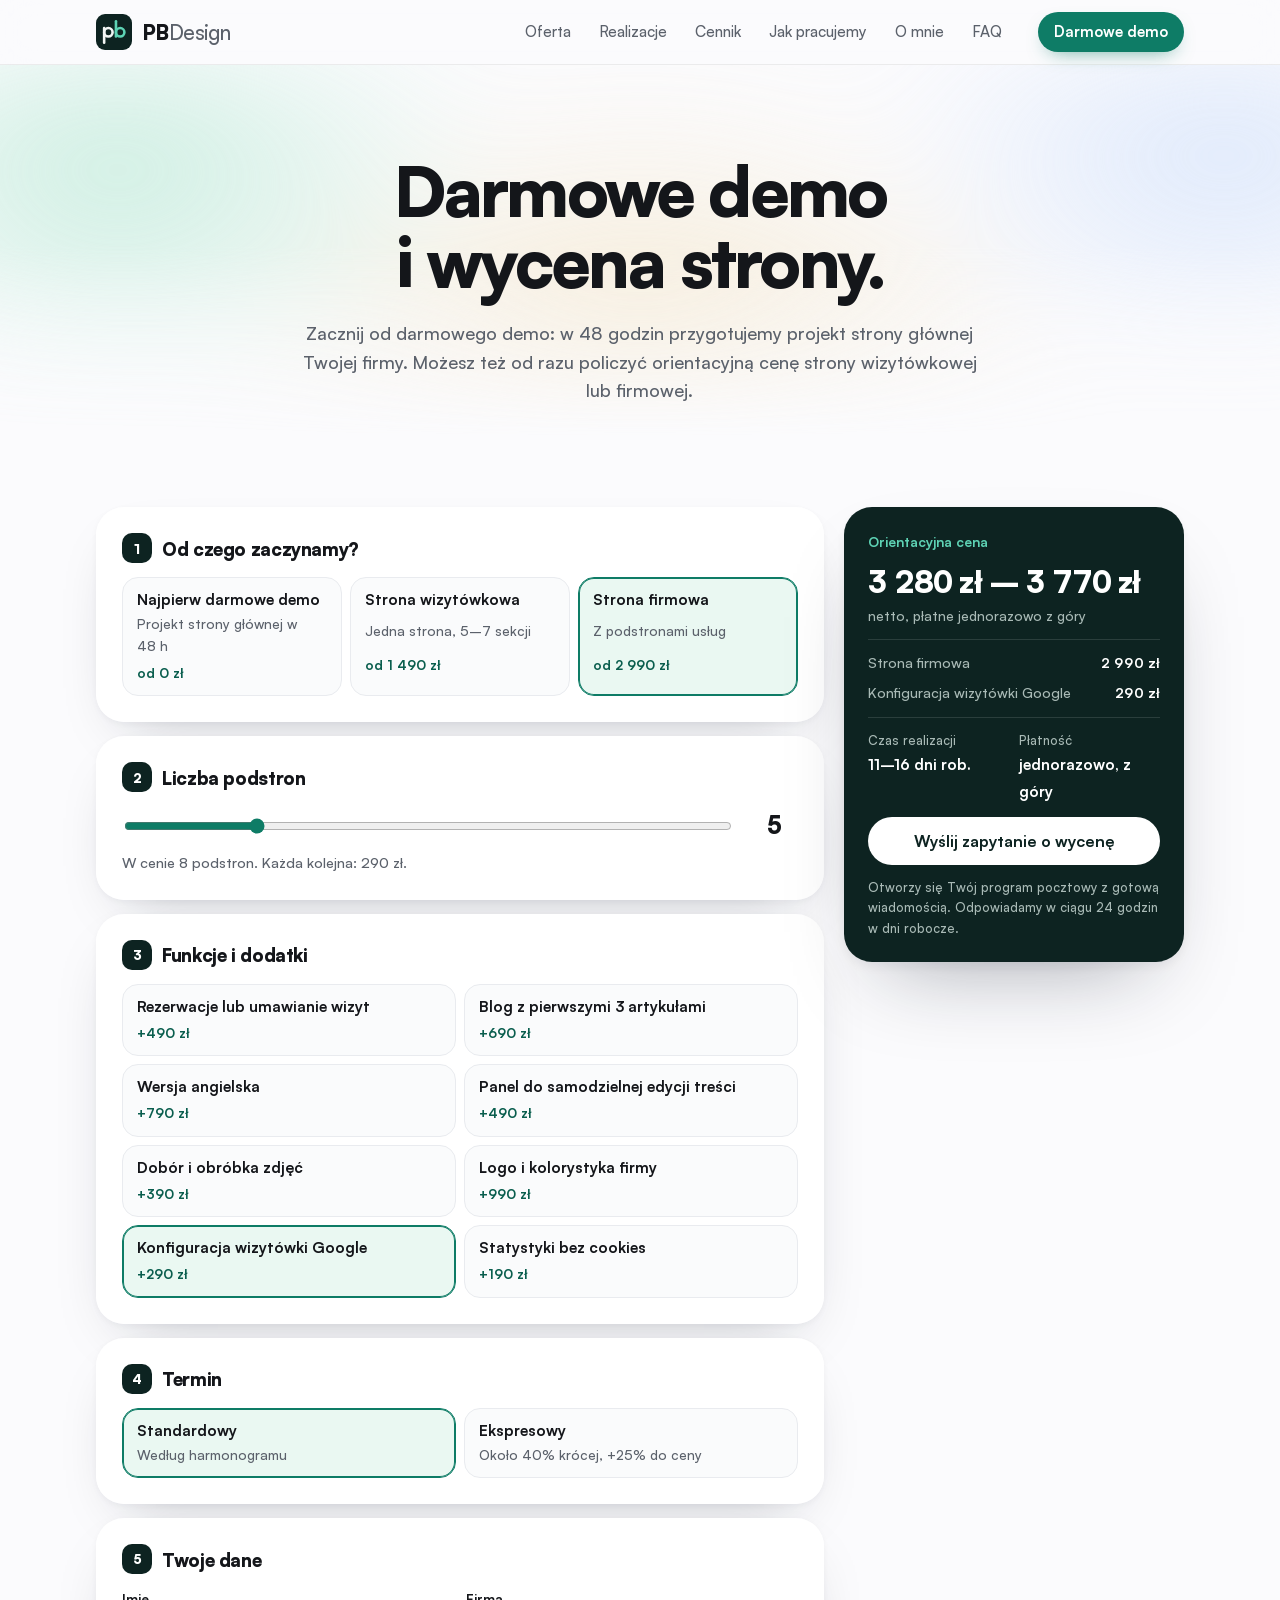
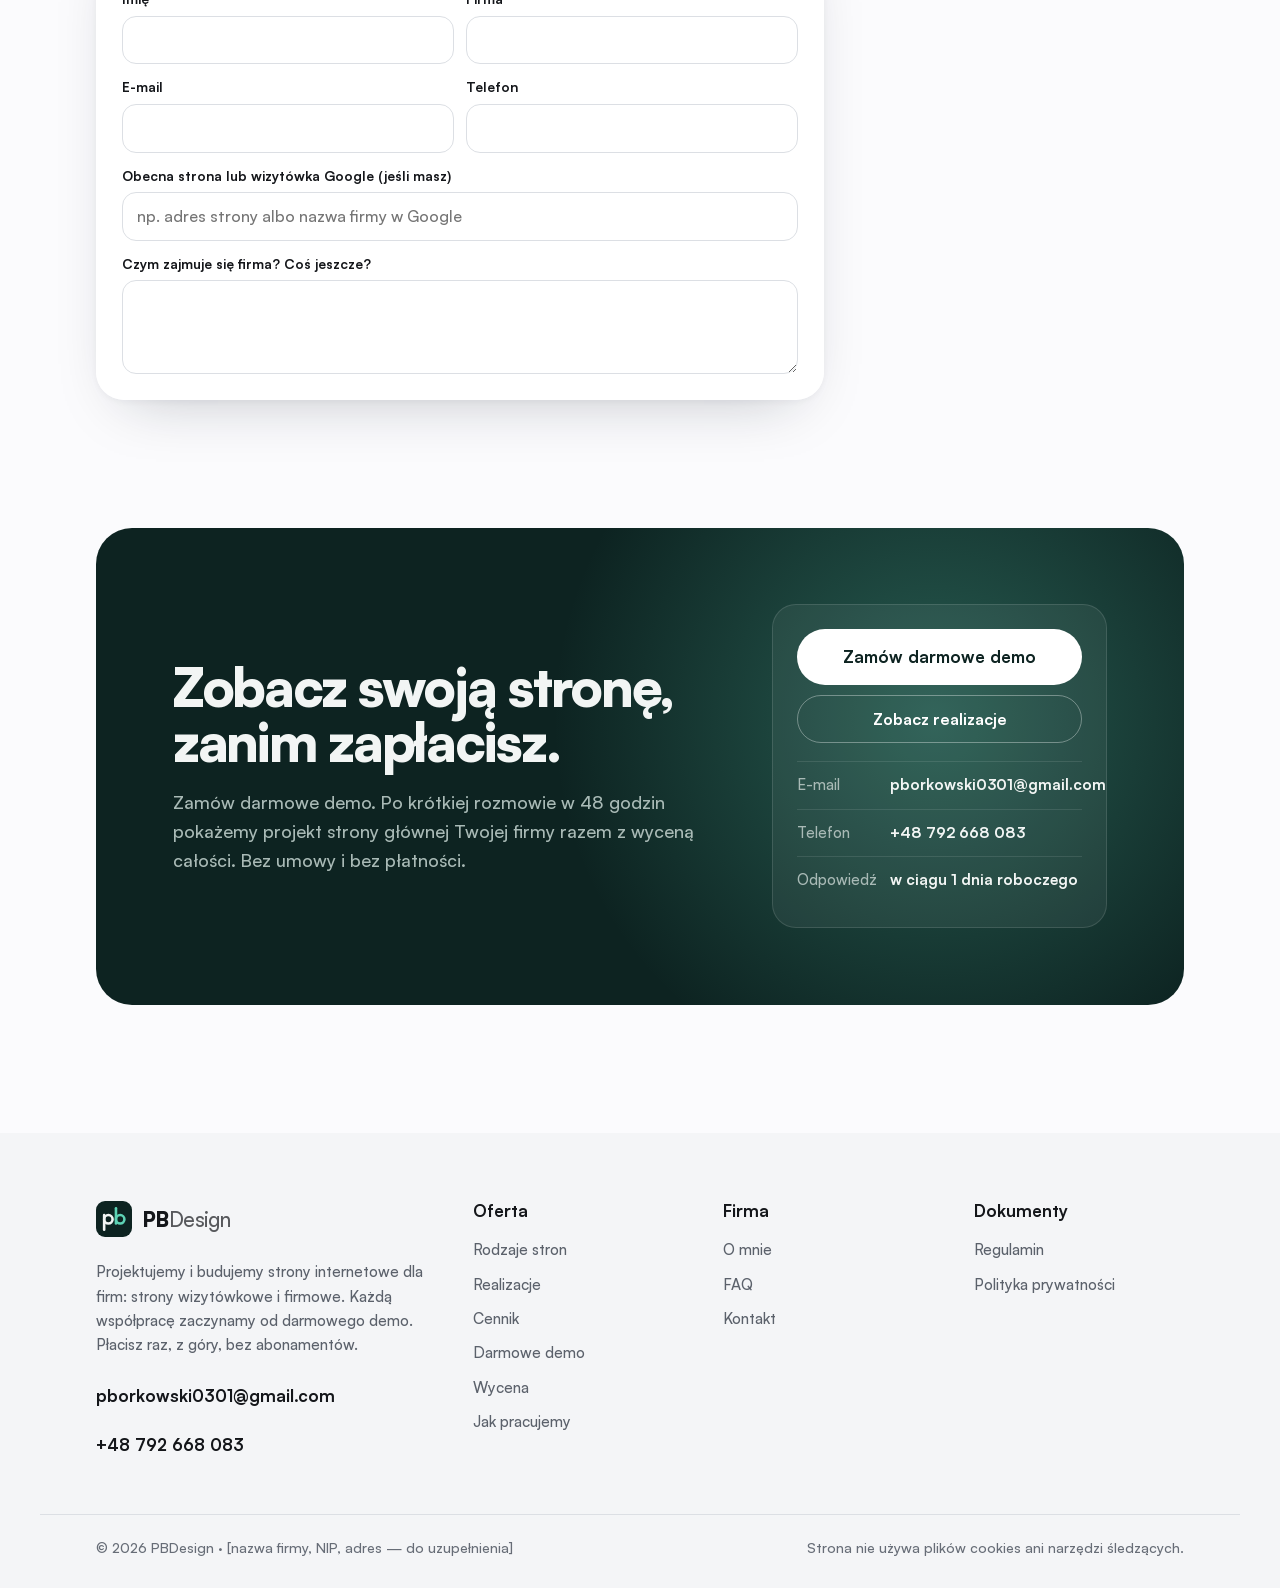
<file: wycena.html>
<!DOCTYPE html>
<html lang="pl">
<head>
<meta charset="utf-8">
<meta name="viewport" content="width=device-width, initial-scale=1">
<title>Darmowe demo i&nbsp;wycena — PBDesign | Projekt strony w&nbsp;48&nbsp;godzin</title>
<meta name="description" content="Zamów darmowe demo strony głównej w 48 godzin albo sprawdź orientacyjną cenę strony wizytówkowej lub firmowej. Bez zobowiązań.">
<link rel="canonical" href="https://borkowskiprzemo098.github.io/pbdesign/wycena.html">
<meta name="theme-color" content="#FBFBFD">
<meta property="og:type" content="website">
<meta property="og:locale" content="pl_PL">
<meta property="og:title" content="Darmowe demo i wycena — PBDesign | Projekt strony w 48 godzin">
<meta property="og:description" content="Zamów darmowe demo strony głównej w 48 godzin albo sprawdź orientacyjną cenę strony wizytówkowej lub firmowej. Bez zobowiązań.">
<meta property="og:image" content="https://borkowskiprzemo098.github.io/pbdesign/assets/og.jpg">
<link rel="icon" href="assets/favicon.svg" type="image/svg+xml">
<link rel="preload" href="assets/fonts/satoshi-900.woff2" as="font" type="font/woff2" crossorigin>
<link rel="preload" href="assets/fonts/satoshi-500.woff2" as="font" type="font/woff2" crossorigin>
<link rel="stylesheet" href="styles.css">
</head>
<body class="page-wycena">
<svg width="0" height="0" class="sprite" aria-hidden="true">
  <defs>
    <symbol id="i-stats" viewBox="0 0 32 32"><path d="M5 27h22M8 22v-6M14 22V10M20 22v-9M26 22V6"/></symbol>
    <symbol id="i-consent" viewBox="0 0 32 32"><path d="M16 4 6 8v8c0 6 4.3 10.5 10 12 5.7-1.5 10-6 10-12V8L16 4Z"/><path d="m11.5 16 3.2 3.2L21 13"/></symbol>
    <symbol id="i-seo" viewBox="0 0 32 32"><circle cx="13" cy="13" r="8"/><path d="m19 19 8 8M9.5 15l3-3 2 2 3-3.5"/></symbol>
    <symbol id="i-aivis" viewBox="0 0 32 32"><path d="M3 16s5-9 13-9 13 9 13 9-5 9-13 9S3 16 3 16Z"/><path d="M16 11.5v9M11.5 16h9"/></symbol>
    <symbol id="i-cms" viewBox="0 0 32 32"><path d="M6 4h14l6 6v18H6V4Z"/><path d="M20 4v6h6M10 16h12M10 21h8"/></symbol>
    <symbol id="i-mail" viewBox="0 0 32 32"><path d="M4 7h24v18H4V7Z"/><path d="m4 8 12 10L28 8"/></symbol>
    <symbol id="i-campaign" viewBox="0 0 32 32"><path d="M5 13v6h5l11 6V7L10 13H5Z"/><path d="M10 19l2 7h4l-2-7M25 12v8"/></symbol>
    <symbol id="i-style" viewBox="0 0 32 32"><path d="M4 4h10v24H4V4Z"/><path d="M14 9l7-3 7 16-14 6"/><path d="M4 11h10M4 18h10"/></symbol>
    <symbol id="i-chat" viewBox="0 0 32 32"><path d="M4 5h18v12H11l-5 4v-4H4V5Z"/><path d="M22 11h6v12h-2v4l-5-4h-8v-2"/></symbol>
    <symbol id="i-funnel" viewBox="0 0 32 32"><path d="M4 5h24l-9 11v10l-6 3V16L4 5Z"/></symbol>
    <symbol id="i-share" viewBox="0 0 32 32"><path d="M13 19l6-6"/><path d="M11 14 8 17a4.2 4.2 0 0 0 6 6l3-3M21 18l3-3a4.2 4.2 0 0 0-6-6l-3 3"/></symbol>
    <symbol id="i-ask" viewBox="0 0 32 32"><path d="M4 5h24v17H13l-6 5v-5H4V5Z"/><path d="M10 17v-3M15 17v-6M20 17v-4"/></symbol>
    <symbol id="i-wave" viewBox="0 0 32 32"><path d="M4 16h3M9 11v10M13 7v18M17 12v8M21 9v14M25 14v4M28 16h1"/></symbol>
    <symbol id="i-plug" viewBox="0 0 32 32"><path d="M11 4v7M21 4v7M7 11h18v5a9 9 0 0 1-18 0v-5Z"/><path d="M16 25v4"/></symbol>
    <symbol id="i-lock" viewBox="0 0 32 32"><path d="M7 14h18v14H7V14Z"/><path d="M11 14V9a5 5 0 0 1 10 0v5M16 19v4"/></symbol>
    <symbol id="i-build" viewBox="0 0 32 32"><path d="M4 28h24M7 28V14l9-8 9 8v14"/><path d="M13 28v-8h6v8"/></symbol>
    <symbol id="i-data" viewBox="0 0 32 32"><ellipse cx="16" cy="7" rx="10" ry="3.5"/><path d="M6 7v18c0 2 4.5 3.5 10 3.5S26 27 26 25V7M6 16c0 2 4.5 3.5 10 3.5S26 18 26 16"/></symbol>
    <symbol id="i-people" viewBox="0 0 32 32"><circle cx="11" cy="10" r="4"/><path d="M3 26c0-5 3.6-8 8-8s8 3 8 8"/><path d="M20 15l4 4 5-7"/></symbol>
    <symbol id="i-school" viewBox="0 0 32 32"><path d="m2 12 14-6 14 6-14 6-14-6Z"/><path d="M8 15v7c2.5 2.3 5 3 8 3s5.5-.7 8-3v-7M28 13v9"/></symbol>
    <symbol id="i-yes" viewBox="0 0 32 32"><path d="m7 16.5 6 6L25 10"/></symbol>
    <symbol id="i-no" viewBox="0 0 32 32"><path d="m9 9 14 14M23 9 9 23"/></symbol>
    <symbol id="i-part" viewBox="0 0 32 32"><path d="M8 16h16"/></symbol>
    <symbol id="i-arrow" viewBox="0 0 32 32"><path d="M5 16h21M18 8l8 8-8 8"/></symbol>
    <symbol id="i-chev" viewBox="0 0 32 32"><path d="m12 7 9 9-9 9"/></symbol>
    <symbol id="i-flag" viewBox="0 0 32 32"><path d="M7 29V4M7 5h17l-4 6 4 6H7"/></symbol>
    <symbol id="i-users" viewBox="0 0 32 32"><circle cx="12" cy="11" r="4.5"/><path d="M3 27c0-5 4-8.5 9-8.5s9 3.5 9 8.5M21 6.5a4.5 4.5 0 0 1 0 9M24 19c3 1 5 3.8 5 8"/></symbol>
    <symbol id="i-key" viewBox="0 0 32 32"><circle cx="10" cy="20" r="6"/><path d="m14.5 15.5 12-12M22 8l4 4M18.5 11.5l3 3"/></symbol>
    <symbol id="i-cart" viewBox="0 0 32 32"><path d="M3 5h4l3 15h15l3-10H9"/><circle cx="12" cy="26" r="2"/><circle cx="23" cy="26" r="2"/></symbol>
    <symbol id="i-sheet" viewBox="0 0 32 32"><path d="M5 5h22v22H5V5Z"/><path d="M5 12h22M5 19h22M13 5v22"/></symbol>
    <symbol id="i-bell" viewBox="0 0 32 32"><path d="M8 22V14a8 8 0 0 1 16 0v8l2 3H6l2-3Z"/><path d="M13 28h6"/></symbol>
    <symbol id="i-spark" viewBox="0 0 32 32"><path d="M16 3v7M16 22v7M3 16h7M22 16h7M7 7l5 5M20 20l5 5M25 7l-5 5M12 20l-5 5"/></symbol>
    <symbol id="logo-mark" viewBox="0 0 64 64"><rect width="64" height="64" rx="16" fill="#0D2321"/><g fill="none" stroke-width="4.6" stroke-linecap="round"><path d="M14.5 25v26" stroke="#F2F5F4"/><circle cx="22" cy="32.5" r="7.5" stroke="#F2F5F4"/><path d="M35.5 13v27" stroke="#5ED3B5"/><circle cx="43" cy="32.5" r="7.5" stroke="#5ED3B5"/></g></symbol>
    <symbol id="i-cup" viewBox="0 0 32 32"><path d="M5 12h18v7a7 7 0 0 1-7 7h-4a7 7 0 0 1-7-7v-7Z"/><path d="M23 14h2a3 3 0 0 1 0 6h-2M10 4v4M15 3v5M20 4v4"/></symbol>
    <symbol id="i-bag" viewBox="0 0 32 32"><path d="M8 11a8 8 0 0 1 16 0v15a2 2 0 0 1-2 2H10a2 2 0 0 1-2-2V11Z"/><path d="M12 6V4h8v2M12 18h8v5h-8z"/></symbol>
    <symbol id="i-lamp" viewBox="0 0 32 32"><path d="M9 28h14M16 28V18l-6-8"/><path d="M6 6l8 2-4 7-6-3 2-6Z"/><path d="M12 16l3 3"/></symbol>
    <symbol id="i-copy" viewBox="0 0 32 32"><path d="M10 10h16v18H10z"/><path d="M6 22V4h14"/></symbol>
    <symbol id="i-link" viewBox="0 0 32 32"><path d="M13 19l6-6"/><path d="M11 14 8 17a4.2 4.2 0 0 0 6 6l3-3M21 18l3-3a4.2 4.2 0 0 0-6-6l-3 3"/></symbol>
    <symbol id="i-google" viewBox="0 0 32 32"><circle cx="14" cy="14" r="9"/><path d="m21 21 7 7"/></symbol>
    <symbol id="i-blog" viewBox="0 0 32 32"><path d="M6 4h20v24H6z"/><path d="M10 10h12M10 15h12M10 20h7"/></symbol>
    <symbol id="i-clock" viewBox="0 0 32 32"><circle cx="16" cy="16" r="12"/><path d="M16 9v7l5 3"/></symbol>
  </defs>
</svg>
<a class="skip" href="#main">Przejdź do treści</a>
<header class="bar" id="top">
  <div class="bar__in">
    <a class="brand" href="index.html">
      <svg class="brand__logo" aria-hidden="true"><use href="#logo-mark"/></svg><span class="brand__word">PB<span>Design</span></span>
    </a>
    <nav class="nav" id="nav" aria-label="Główna nawigacja">
      <a href="index.html#oferta" data-nav="oferta">Oferta</a>
      <a href="realizacje.html" data-nav="realizacje">Realizacje</a>
      <a href="cennik.html" data-nav="cennik">Cennik</a>
      <a href="index.html#jak-pracujemy" data-nav="proces">Jak pracujemy</a>
      <a href="o-mnie.html" data-nav="o-mnie">O&nbsp;mnie</a>
      <a href="faq.html" data-nav="faq">FAQ</a>
      <a class="nav__cta" href="wycena.html#demo">Darmowe demo</a>
    </nav>
    <a class="pill pill--accent pill--sm bar__cta" href="wycena.html#demo">Darmowe demo</a>
    <button class="burger" type="button" aria-expanded="false" aria-controls="nav" aria-label="Otwórz menu"><span></span><span></span></button>
  </div>
</header>

<main id="main">
<section class="phero" aria-labelledby="wyc-h">
  <div class="hero__glow" aria-hidden="true"></div>
  <div class="wrap">
    <h1 id="wyc-h">Darmowe demo i&nbsp;wycena strony.</h1>
    <p class="phero__lead">Zacznij od darmowego demo: w&nbsp;48&nbsp;godzin przygotujemy projekt strony głównej Twojej firmy. Możesz też od razu policzyć orientacyjną cenę strony wizytówkowej lub firmowej.</p>
  </div>
</section>

<section class="sec sec--tight" id="demo" aria-label="Darmowe demo i kalkulator wyceny">
  <div class="wrap">
    <form class="calc" id="calc" novalidate>
      <div class="calc__main">
        <fieldset class="calc__step">
          <legend><span aria-hidden="true"></span>Od czego zaczynamy?</legend>
          <div class="calc__opts calc__opts--3" id="cType"></div>
        </fieldset>
        <fieldset class="calc__step calc__step--paid">
          <legend><span aria-hidden="true"></span>Liczba podstron</legend>
          <div class="calc__range">
            <input type="range" id="cPages" min="1" max="20" value="5" aria-describedby="cPagesInfo">
            <output id="cPagesOut" for="cPages">5</output>
          </div>
          <p class="calc__hint" id="cPagesInfo"></p>
        </fieldset>
        <fieldset class="calc__step calc__step--paid">
          <legend><span aria-hidden="true"></span>Funkcje i&nbsp;dodatki</legend>
          <div class="calc__opts calc__opts--2" id="cExtras"></div>
        </fieldset>
        <fieldset class="calc__step calc__step--paid">
          <legend><span aria-hidden="true"></span>Termin</legend>
          <div class="calc__opts calc__opts--2" id="cTerm"></div>
        </fieldset>
        <fieldset class="calc__step">
          <legend><span aria-hidden="true"></span>Twoje dane</legend>
          <div class="calc__fields">
            <label class="fld"><span>Imię</span><input id="fName" type="text" autocomplete="given-name" required></label>
            <label class="fld"><span>Firma</span><input id="fFirm" type="text" autocomplete="organization"></label>
            <label class="fld"><span>E-mail</span><input id="fMail" type="email" autocomplete="email" required></label>
            <label class="fld"><span>Telefon</span><input id="fTel" type="tel" autocomplete="tel"></label>
            <label class="fld fld--wide"><span>Obecna strona lub wizytówka Google (jeśli masz)</span><input id="fUrl" type="text" inputmode="url" placeholder="np. adres strony albo nazwa firmy w Google"></label>
            <label class="fld fld--wide"><span>Czym zajmuje się firma? Coś jeszcze?</span><textarea id="fMsg" rows="3"></textarea></label>
          </div>
        </fieldset>
      </div>
      <a class="calc__bar" href="#calcSum"><span>Orientacyjnie</span><b id="sPrice2">—</b><em>Podsumowanie</em></a>
      <aside class="calc__sum" id="calcSum" aria-live="polite">
        <p class="calc__k" id="sK">Orientacyjna cena</p>
        <p class="calc__price" id="sPrice">—</p>
        <p class="calc__net" id="sNet">netto, płatne jednorazowo</p>
        <ul class="calc__lines" id="sLines"></ul>
        <div class="calc__meta">
          <div><small>Czas realizacji</small><b id="sTime">—</b></div>
          <div><small>Płatność</small><b id="sCare">jednorazowo, z&nbsp;góry</b></div>
        </div>
        <button class="pill pill--light pill--block" type="submit" id="sBtn">Wyślij zapytanie o&nbsp;wycenę</button>
        <p class="calc__err" id="sErr" role="alert" hidden></p>
        <p class="calc__note">Otworzy się Twój program pocztowy z&nbsp;gotową wiadomością. Odpowiadamy w&nbsp;ciągu 24&nbsp;godzin w&nbsp;dni robocze.</p>
      </aside>
    </form>
  </div>
</section>
<section class="cta-sec" id="kontakt" aria-labelledby="cta-h">
  <div class="wrap">
    <div class="cta">
      <div class="cta__copy">
        <h2 id="cta-h">Zobacz swoją stronę, zanim zapłacisz.</h2>
        <p>Zamów darmowe demo. Po krótkiej rozmowie w&nbsp;48&nbsp;godzin pokażemy projekt strony głównej Twojej firmy razem z&nbsp;wyceną całości. Bez umowy i&nbsp;bez płatności.</p>
      </div>
      <div class="cta__card">
        <a class="pill pill--light pill--lg pill--block" href="wycena.html#demo">Zamów darmowe demo</a>
        <a class="pill pill--outline-light pill--block" href="realizacje.html">Zobacz realizacje</a>
        <dl>
          <div><dt>E-mail</dt><dd><a href="mailto:pborkowski0301@gmail.com">pborkowski0301@gmail.com</a></dd></div>
          <div><dt>Telefon</dt><dd><a href="tel:+48792668083">+48&nbsp;792&nbsp;668&nbsp;083</a></dd></div>
          <div><dt>Odpowiedź</dt><dd>w&nbsp;ciągu 1&nbsp;dnia roboczego</dd></div>
        </dl>
      </div>
    </div>
  </div>
</section>

</main>
<footer class="foot">
  <div class="wrap foot__grid">
    <div>
      <a class="brand" href="index.html"><svg class="brand__logo" aria-hidden="true"><use href="#logo-mark"/></svg><span class="brand__word">PB<span>Design</span></span></a>
      <p class="foot__about">Projektujemy i&nbsp;budujemy strony internetowe dla firm: strony wizytówkowe i&nbsp;firmowe. Każdą współpracę zaczynamy od darmowego demo. Płacisz raz, z&nbsp;góry, bez abonamentów.</p>
      <p class="foot__contact"><a href="mailto:pborkowski0301@gmail.com">pborkowski0301@gmail.com</a><a href="tel:+48792668083">+48&nbsp;792&nbsp;668&nbsp;083</a></p>
    </div>
    <nav aria-label="Oferta"><p class="foot__h">Oferta</p><a href="index.html#oferta">Rodzaje stron</a><a href="realizacje.html">Realizacje</a><a href="cennik.html">Cennik</a><a href="wycena.html#demo">Darmowe demo</a><a href="wycena.html">Wycena</a><a href="index.html#jak-pracujemy">Jak pracujemy</a></nav>
    <nav aria-label="Firma"><p class="foot__h">Firma</p><a href="o-mnie.html">O&nbsp;mnie</a><a href="faq.html">FAQ</a><a href="#kontakt">Kontakt</a></nav>
    <nav aria-label="Dokumenty"><p class="foot__h">Dokumenty</p><a href="regulamin.html">Regulamin</a><a href="polityka-prywatnosci.html">Polityka prywatności</a></nav>
  </div>
  <div class="wrap foot__legal"><span>© 2026 PBDesign · [nazwa firmy, NIP, adres — do uzupełnienia]</span><span>Strona nie używa plików cookies ani narzędzi śledzących.</span></div>
</footer>

<script src="assets/wycena.js" defer></script>
<script src="app.js" defer></script>
</body>
</html>
</file>
<file: styles.css>
/* MODERA — jasny bento (inspiracja: oryginał + portfolio PBDesign) */
@font-face{font-family:"Satoshi";src:url(assets/fonts/satoshi-500.woff2) format("woff2");font-weight:400 500;font-style:normal;font-display:swap}
@font-face{font-family:"Satoshi";src:url(assets/fonts/satoshi-700.woff2) format("woff2");font-weight:600 700;font-style:normal;font-display:swap}
@font-face{font-family:"Satoshi";src:url(assets/fonts/satoshi-900.woff2) format("woff2");font-weight:800 900;font-style:normal;font-display:swap}
@view-transition{navigation:auto}
::view-transition-old(root),::view-transition-new(root){animation-duration:.28s;animation-timing-function:cubic-bezier(.22,1,.36,1)}
:root{
  --paper:#FBFBFD;
  --grey:#F4F5F7;
  --grey-2:#E9EBEF;
  --line:#DCDFE4;
  --ink:#14161A;
  --ink-2:#5B616B;
  --ink-3:#676D77;
  --accent:#0E7C66;
  --accent-deep:#0A5E4E;
  --accent-hi:#5ED3B5;
  --mint:#D6F2E8;
  --mint-2:#EAF8F2;
  --sky:#DDE8FB;
  --dark:#0D2321;
  --dark-2:#14332F;
  --on-dark:#F2F5F4;
  --on-dark-2:#A9BAB6;
  --up:#0E7C66;
  --down:#C2410C;

  --f:"Satoshi",-apple-system,BlinkMacSystemFont,"Segoe UI",system-ui,sans-serif;
  --wrap:1200px;
  --gut:clamp(16px,5vw,56px);
  --sec:clamp(80px,10vw,140px);
  --r:28px;
  --r-sm:18px;
  --ease:cubic-bezier(.22,1,.36,1);
  --shadow:0 2px 6px rgba(16,24,40,.04),0 24px 60px -30px rgba(16,24,40,.28);
  --shadow-lg:0 4px 12px rgba(16,24,40,.06),0 40px 90px -40px rgba(16,24,40,.38);
  color-scheme:light;
}
*,*::before,*::after{box-sizing:border-box}
html{scroll-behavior:smooth;scroll-padding-top:80px;-webkit-text-size-adjust:100%}
body{margin:0;background:var(--paper);color:var(--ink);font:500 1.0625rem/1.6 var(--f);-webkit-font-smoothing:antialiased;overflow-x:hidden}
img,video,svg{display:block;max-width:100%}
a{color:inherit;text-underline-offset:.2em}
h1,h2,h3{margin:0;font-weight:900;letter-spacing:-.03em;text-wrap:balance}
p{margin:0}
::selection{background:var(--accent);color:#fff}
:focus-visible{outline:3px solid var(--accent);outline-offset:3px}
.sec--dark :focus-visible,.cta :focus-visible{outline-color:var(--accent-hi)}
html{scrollbar-color:#C4C8CF var(--paper)}
::-webkit-scrollbar{width:11px;height:11px}
::-webkit-scrollbar-track{background:var(--paper)}
::-webkit-scrollbar-thumb{background:#C4C8CF;border-radius:99px;border:3px solid var(--paper)}
.sr{position:absolute;width:1px;height:1px;overflow:hidden;clip:rect(0 0 0 0);white-space:nowrap}
.skip{position:absolute;left:12px;top:-60px;z-index:100;background:var(--ink);color:#fff;padding:10px 16px;border-radius:99px;font-weight:700}
.skip:focus{top:12px}
.sprite{position:absolute}
.ic{width:1.1em;height:1.1em;fill:none;stroke:currentColor;stroke-width:2.2;stroke-linecap:round;stroke-linejoin:round;flex:none}
.wrap{max-width:var(--wrap);margin:0 auto;padding:0 var(--gut)}
.accent{color:var(--accent)}
b,strong{font-weight:700}

/* ---------- buttons ---------- */
.pill{display:inline-flex;align-items:center;justify-content:center;gap:.5em;min-height:48px;padding:.8em 1.5em;border-radius:999px;font:700 1rem/1 var(--f);text-decoration:none;border:0;cursor:pointer;transition:background-color .2s,transform .3s var(--ease),box-shadow .3s var(--ease)}
.pill--sm{min-height:40px;padding:.6em 1.1em;font-size:.92rem}
.pill--lg{min-height:56px;padding:.9em 1.8em;font-size:1.06rem}
.pill--block{width:100%}
.pill--accent{background:var(--accent);color:#fff;box-shadow:0 8px 20px -10px rgba(14,124,102,.7)}
.pill--accent:hover{background:var(--accent-deep);transform:translateY(-2px);box-shadow:0 14px 28px -12px rgba(14,124,102,.8)}
.pill--light{background:#fff;color:var(--dark)}
.pill--light:hover{background:var(--mint);transform:translateY(-2px)}
.pill:active{transform:translateY(0) scale(.98)}
.textlink{display:inline-flex;align-items:center;gap:.3em;font-weight:700;color:var(--accent);text-decoration:none}
.textlink .ic{width:.95em;height:.95em;stroke-width:3;transition:transform .3s var(--ease)}
.textlink:hover .ic{transform:translateX(4px)}
.textlink:hover{color:var(--accent-deep)}
.textlink--light{color:var(--accent-hi)}
.textlink--light:hover{color:#fff}

/* ---------- header ---------- */
.bar{position:sticky;top:0;z-index:50;background:rgba(251,251,253,.82);-webkit-backdrop-filter:saturate(1.8) blur(18px);backdrop-filter:saturate(1.8) blur(18px);border-bottom:1px solid rgba(20,22,26,.07)}
.bar__in{max-width:var(--wrap);margin:0 auto;padding:0 var(--gut);height:64px;display:flex;align-items:center;gap:24px}
.brand{display:inline-flex;align-items:center;gap:10px;text-decoration:none;color:var(--ink)}
.brand__mark{display:grid;place-items:center;width:32px;height:32px;border-radius:10px;background:var(--dark);color:var(--accent-hi);font:900 1.05rem/1 var(--f)}
.brand__word{font:900 1.2rem/1 var(--f);letter-spacing:.02em}
.nav{display:flex;align-items:center;gap:4px;margin-left:auto}
.nav a{padding:8px 12px;border-radius:99px;font-size:.95rem;font-weight:500;text-decoration:none;color:var(--ink-2);transition:color .2s,background-color .2s}
.nav a:hover{color:var(--ink);background:var(--grey)}
.nav__cta{display:none}
.burger{display:none;margin-left:auto;width:44px;height:44px;border:0;border-radius:99px;background:var(--grey);cursor:pointer;flex-direction:column;justify-content:center;gap:6px;padding:0 13px}
.burger span{display:block;height:2px;background:var(--ink);border-radius:2px;transition:transform .35s var(--ease)}
.burger[aria-expanded="true"] span:first-child{transform:translateY(4px) rotate(45deg)}
.burger[aria-expanded="true"] span:last-child{transform:translateY(-4px) rotate(-45deg)}

/* ---------- hero ---------- */
.hero{position:relative;padding:clamp(56px,8vw,104px) 0 clamp(64px,7vw,96px);overflow:hidden;isolation:isolate}
.hero__glow{position:absolute;inset:-10% -10% auto;height:900px;z-index:-1;pointer-events:none;
  background:
   radial-gradient(38% 46% at 14% 22%,var(--mint) 0,transparent 70%),
   radial-gradient(34% 40% at 88% 16%,var(--sky) 0,transparent 70%),
   radial-gradient(40% 40% at 60% 70%,#F3EEDF 0,transparent 70%);
  filter:blur(10px);opacity:.9}
.hero__copy{text-align:center;display:flex;flex-direction:column;align-items:center}
.hero h1{font-size:clamp(2.6rem,6.4vw,5.6rem);line-height:1.02;letter-spacing:-.04em;max-width:15ch}
.hero__lead{max-width:40em;margin-top:24px;font-size:clamp(1.06rem,1.5vw,1.25rem);color:var(--ink-2);line-height:1.55}
.hero__actions{display:flex;flex-wrap:wrap;align-items:center;justify-content:center;gap:12px 28px;margin-top:32px}

.stage{position:relative;max-width:980px;margin:clamp(48px,6vw,72px) auto 0;padding:0 clamp(0px,6vw,90px)}
.browser{margin:0;background:#fff;border-radius:22px;box-shadow:var(--shadow-lg);overflow:hidden;border:1px solid rgba(20,22,26,.06)}
.browser__bar{display:flex;align-items:center;gap:7px;padding:12px 16px;background:#F7F8FA;border-bottom:1px solid var(--grey-2)}
.browser__bar i{width:11px;height:11px;border-radius:50%;background:#E1E3E8}
.browser__bar span{margin:0 auto;font-size:.82rem;color:var(--ink-3);background:#fff;border:1px solid var(--grey-2);border-radius:99px;padding:4px 18px}
.browser__screen{aspect-ratio:16/9;background:#E8EAEE}
.browser__video{width:100%;height:100%;object-fit:cover}

.float{position:absolute;background:rgba(255,255,255,.92);-webkit-backdrop-filter:blur(14px);backdrop-filter:blur(14px);border:1px solid rgba(20,22,26,.06);border-radius:20px;box-shadow:var(--shadow);padding:16px 18px;animation:bob 7s ease-in-out infinite}
.float__title{font-size:.8rem;font-weight:700;color:var(--ink-3);letter-spacing:.01em}
.float--build{left:0;top:18%;width:250px}
.float--kpi{right:0;top:6%;width:230px;animation-delay:-2.5s}
.float--chat{right:2%;bottom:-8%;width:300px;animation-delay:-4.5s;padding:14px}
@keyframes bob{0%,100%{transform:translateY(0)}50%{transform:translateY(-8px)}}
.days{list-style:none;margin:12px 0 10px;padding:0;display:grid;grid-template-columns:repeat(5,1fr);gap:5px}
.days li{text-align:center;font-size:.8rem;font-weight:700;padding:8px 0;border-radius:10px;background:var(--grey);color:var(--ink-3)}
.days .is-done{background:var(--mint);color:var(--accent-deep)}
.days .is-now{background:var(--accent);color:#fff}
.float__meta{display:flex;align-items:center;gap:7px;font-size:.8rem;color:var(--ink-2)}
.dot{width:7px;height:7px;border-radius:50%;background:var(--accent);box-shadow:0 0 0 4px var(--mint);animation:pulse 2s ease-in-out infinite}
@keyframes pulse{50%{box-shadow:0 0 0 7px rgba(214,242,232,.4)}}
.float__num{margin-top:4px;font-size:1.45rem;font-weight:900;letter-spacing:-.02em;font-variant-numeric:tabular-nums}
.float__num em{font-style:normal;font-size:.8rem;font-weight:700;color:var(--up);background:var(--mint-2);border-radius:99px;padding:3px 7px;vertical-align:4px;margin-left:4px}
.minibars{display:flex;align-items:flex-end;gap:5px;height:54px;margin-top:10px}
.minibars i{flex:1;height:var(--h);background:var(--grey-2);border-radius:5px}
.minibars .is-hot{background:var(--accent)}
.bubble{font-size:.86rem;line-height:1.45;padding:10px 12px;border-radius:14px 14px 14px 4px;background:var(--grey);color:var(--ink)}
.bubble--me{margin:0 0 8px auto;width:fit-content;background:var(--accent);color:#fff;border-radius:14px 14px 4px 14px;font-weight:700}

.stats{list-style:none;margin:clamp(72px,8vw,104px) auto 0;padding:0;display:grid;grid-template-columns:repeat(4,1fr);background:#fff;border-radius:var(--r);box-shadow:var(--shadow);border:1px solid rgba(20,22,26,.05)}
.stats li{padding:26px 28px;display:flex;flex-direction:column;gap:6px}
.stats li+li{border-left:1px solid var(--grey-2)}
.stats b{font-size:clamp(1.9rem,3vw,2.6rem);font-weight:900;letter-spacing:-.035em;line-height:1;color:var(--ink);font-variant-numeric:tabular-nums}
.stats li:first-child b{color:var(--accent)}
.stats span{font-size:.95rem;color:var(--ink-2);line-height:1.4}

/* ---------- tools marquee ---------- */
.tools{padding:8px 0 56px}
.tools__label{text-align:center;font-size:.92rem;color:var(--ink-3);margin-bottom:18px}
.marquee{display:flex;overflow:hidden;-webkit-mask-image:linear-gradient(90deg,transparent,#000 12%,#000 88%,transparent);mask-image:linear-gradient(90deg,transparent,#000 12%,#000 88%,transparent)}
.marquee__track{list-style:none;margin:0;padding:0;display:flex;flex:none;gap:48px;padding-right:48px;animation:slide 48s linear infinite}
.marquee__track li{font-size:1.25rem;font-weight:700;color:var(--ink-3);white-space:nowrap;letter-spacing:-.01em}
.marquee:hover .marquee__track{animation-play-state:paused}
@keyframes slide{to{transform:translateX(-100%)}}

/* ---------- sections ---------- */
.sec{padding:var(--sec) 0}
.sec--grey{background:var(--grey)}
.sec--dark{background:var(--dark);color:var(--on-dark)}
.head{display:grid;grid-template-columns:minmax(0,1.1fr) minmax(0,.9fr);gap:20px 64px;align-items:end;margin-bottom:clamp(40px,5vw,60px)}
.head h2{font-size:clamp(2.2rem,4.6vw,4rem);line-height:1.04;letter-spacing:-.04em}
.head p{font-size:1.12rem;color:var(--ink-2);max-width:34em}
.head--light p{color:var(--on-dark-2)}
.badge{display:inline-block;margin-left:4px;padding:3px 10px;border-radius:99px;background:var(--dark-2);color:var(--accent-hi);font-size:.8rem;font-weight:700;vertical-align:2px}
.tile__cat{font-size:.85rem;font-weight:700;color:var(--accent);margin-bottom:10px}
.tile-ic{display:grid;place-items:center;width:52px;height:52px;border-radius:16px;background:var(--mint);color:var(--accent-deep)}
.tile-ic .ic{width:26px;height:26px;stroke-width:2}

/* ---------- problems ---------- */
.probs{display:grid;grid-template-columns:repeat(2,1fr);gap:20px}
.prob{background:#fff;border-radius:var(--r);padding:clamp(26px,3vw,38px);display:flex;flex-direction:column;gap:12px;transition:transform .4s var(--ease),box-shadow .4s var(--ease)}
.prob:hover{transform:translateY(-4px);box-shadow:var(--shadow)}
.prob h3{font-size:1.6rem;line-height:1.1;margin-top:8px}
.prob>p{color:var(--ink-2)}
.prob__fix{margin-top:auto!important;padding-top:16px;border-top:1px solid var(--grey-2);color:var(--ink)!important;font-weight:500}
.prob__fix b{display:block;font-size:.82rem;color:var(--accent);margin-bottom:4px}

/* ---------- bento ---------- */
.bento{display:grid;grid-template-columns:repeat(12,1fr);gap:20px}
.tile{position:relative;border-radius:var(--r);overflow:hidden;background:var(--grey);min-height:420px;display:flex;flex-direction:column;transition:transform .45s var(--ease),box-shadow .45s var(--ease)}
.tile:hover{transform:translateY(-4px);box-shadow:var(--shadow-lg)}
.tile__copy{position:relative;z-index:1;padding:clamp(26px,3vw,40px);display:flex;flex-direction:column;gap:12px;max-width:34em}
.tile h3{font-size:clamp(1.7rem,2.6vw,2.3rem);line-height:1.06}
.tile__copy>p:not(.tile__cat){color:var(--ink-2)}
.tile .textlink{margin-top:6px}
.tile--portal{grid-column:span 7}
.tile__media--video{margin:auto clamp(26px,3vw,40px) 0;border-radius:18px 18px 0 0;overflow:hidden;aspect-ratio:16/9;box-shadow:var(--shadow);background:#DDE0E4}
.tile__media--video video{width:100%;height:100%;object-fit:cover}
.tile--dark{background:var(--dark);color:var(--on-dark)}
.tile--dark .tile__cat{color:var(--accent-hi)}
.tile--dark .tile__copy>p:not(.tile__cat){color:var(--on-dark-2)}
.tile--dash{grid-column:span 5}
.dashmini{margin:auto clamp(26px,3vw,40px) clamp(26px,3vw,40px);display:grid;grid-template-columns:1fr 1fr;gap:10px}
.dashmini>div{background:var(--dark-2);border-radius:16px;padding:14px 16px;display:flex;flex-direction:column;gap:2px}
.dashmini span{font-size:.8rem;color:var(--on-dark-2)}
.dashmini b{font-size:1.5rem;font-weight:900;letter-spacing:-.02em;font-variant-numeric:tabular-nums}
.dashmini em{font-style:normal;font-size:.8rem;font-weight:700}
.dashmini .up{color:var(--accent-hi)}.dashmini .down{color:#FDBA8C}
.dashmini__alert{grid-column:1/-1;flex-direction:row!important;align-items:center;gap:10px!important;font-size:.9rem;color:var(--on-dark);background:rgba(94,211,181,.12)!important;border:1px solid rgba(94,211,181,.3)}
.dashmini__alert::before{content:"";width:8px;height:8px;border-radius:50%;background:#FDBA8C;flex:none}
.tile--photo{grid-column:span 6;min-height:640px;color:#fff;justify-content:flex-end}
.tile--photo img{position:absolute;inset:0;width:100%;height:62%;object-fit:cover;object-position:center 22%;transition:transform 1.2s var(--ease)}
.tile--photo{background:var(--dark)}
.tile--photo:hover img{transform:scale(1.04)}
.tile--photo::after{content:"";position:absolute;left:0;right:0;top:0;height:62%;background:linear-gradient(180deg,rgba(13,35,33,0) 55%,var(--dark) 100%)}
.tile--photo .tile__cat{color:var(--accent-hi)}
.tile--photo .tile__copy>p:not(.tile__cat){color:rgba(255,255,255,.86)}

/* ---------- configurator ---------- */
.cfg{display:grid;grid-template-columns:minmax(0,1.08fr) minmax(0,.92fr);gap:clamp(24px,3.5vw,48px);align-items:start}
.cfg__plates{display:grid;grid-template-columns:repeat(3,1fr);gap:12px}
.mod{position:relative;display:flex;flex-direction:column;align-items:flex-start;gap:12px;min-height:124px;padding:16px;background:#fff;color:var(--ink);border:2px solid transparent;border-radius:var(--r-sm);text-align:left;font:inherit;cursor:pointer;transition:border-color .25s,transform .35s var(--ease),box-shadow .35s var(--ease)}
.mod:hover{transform:translateY(-3px);box-shadow:var(--shadow)}
.mod__ic{display:grid;place-items:center;width:40px;height:40px;border-radius:12px;background:var(--grey);color:var(--ink-2);transition:background-color .25s,color .25s}
.mod__ic .ic{width:22px;height:22px;stroke-width:2}
.mod__name{font-size:.95rem;font-weight:700;line-height:1.2;letter-spacing:-.01em}
.mod__no{font-size:.8rem;font-weight:700;color:var(--ink-3);letter-spacing:.04em}
.mod__state{position:absolute;right:12px;top:12px;width:22px;height:22px;border-radius:50%;border:2px solid var(--grey-2);display:grid;place-items:center;transition:background-color .25s,border-color .25s,transform .4s var(--ease)}
.mod__state svg{width:13px;height:13px;stroke:#fff;stroke-width:4;fill:none;stroke-linecap:round;stroke-linejoin:round;opacity:0;transition:opacity .2s}
.mod[aria-pressed="true"]{border-color:var(--accent)}
.mod[aria-pressed="true"] .mod__ic{background:var(--mint);color:var(--accent-deep)}
.mod[aria-pressed="true"] .mod__state{background:var(--accent);border-color:var(--accent);transform:scale(1.08)}
.mod[aria-pressed="true"] .mod__state svg{opacity:1}

.cfg__preview{position:sticky;top:88px}
.win{background:#fff;border-radius:22px;box-shadow:var(--shadow-lg);overflow:hidden}
.win__bar{display:flex;align-items:center;gap:7px;padding:12px 16px;background:#F7F8FA;border-bottom:1px solid var(--grey-2)}
.win__bar i{width:10px;height:10px;border-radius:50%;background:#E1E3E8}
.win__bar span{margin-left:12px;font-size:.8rem;color:var(--ink-3);background:#fff;border:1px solid var(--grey-2);border-radius:99px;padding:3px 14px}
.win__body{display:grid;grid-template-columns:190px 1fr;min-height:400px}
.win__side{background:#F7F8FA;border-right:1px solid var(--grey-2);padding:14px 10px}
.win__org{display:flex;align-items:center;gap:8px;margin:0 6px 14px;font-weight:700;font-size:.95rem}
.win__logo{display:grid;place-items:center;width:26px;height:26px;border-radius:8px;background:var(--dark);color:var(--accent-hi);font-size:.8rem;font-weight:900}
.win__list{list-style:none;margin:0;padding:0;display:grid;gap:2px}
.win__list li{display:flex;align-items:center;gap:8px;padding:8px 10px;border-radius:10px;font-size:.88rem;font-weight:500;color:var(--ink-2);cursor:pointer;animation:slotin .5s var(--ease) both;transition:background-color .2s}
.win__list li:hover{background:var(--grey-2)}
.win__list li .ic{width:17px;height:17px;stroke-width:2}
.win__list li.is-active{background:var(--mint);color:var(--accent-deep);font-weight:700}
@keyframes slotin{from{transform:translateX(-10px);clip-path:inset(0 100% 0 0 round 10px)}to{transform:none;clip-path:inset(0 0 0 0 round 10px)}}
.win__main{padding:22px 24px}
.win__main .mno{font-size:.8rem;font-weight:700;color:var(--ink-3);letter-spacing:.04em}
.win__main h3{margin:4px 0 0;font-size:1.5rem;font-weight:900;letter-spacing:-.03em}
.win__main p{margin-top:10px;font-size:.95rem;color:var(--ink-2);line-height:1.5}
.win__main ul{margin:16px 0 0;padding:0;list-style:none;display:grid;gap:8px}
.win__main li{padding:11px 14px;background:var(--grey);border-radius:12px;font-size:.92rem;display:flex;gap:10px;align-items:baseline;color:var(--ink-2)}
.win__main li b{color:var(--ink);min-width:6.2em}
.win__empty{color:var(--ink-3)}
.cfg__count{margin-top:16px;font-size:.95rem;color:var(--ink-2);text-align:center}
.cfg__count b{color:var(--accent);font-size:1.15rem}

/* ---------- week ---------- */
.week{list-style:none;margin:0;padding:0;display:grid;grid-template-columns:repeat(5,1fr);gap:14px;position:relative}
.day{background:var(--grey);border-radius:22px;padding:24px 20px 26px;display:flex;flex-direction:column;gap:8px;position:relative}
.day__d{font-size:2.6rem;font-weight:900;letter-spacing:-.04em;color:var(--accent);line-height:1}
.day h3{font-size:1.2rem;letter-spacing:-.02em;line-height:1.15;margin-top:6px}
.day p{font-size:.95rem;color:var(--ink-2);line-height:1.45}
.day--end{background:var(--dark);color:var(--on-dark)}
.day--end .day__d{color:var(--accent-hi)}
.day--end p{color:var(--on-dark-2)}
.next{display:grid;grid-template-columns:1fr 1fr;gap:20px;margin-top:20px}
.next__card{display:flex;gap:20px;align-items:flex-start;padding:28px;border-radius:var(--r);border:1px solid var(--line)}
.next__n{flex:none;display:grid;place-items:center;width:48px;height:48px;border-radius:16px;background:var(--mint);color:var(--accent-deep);font-weight:900;font-size:1.3rem}
.next__card h3{font-size:1.35rem;letter-spacing:-.02em;margin-bottom:6px}
.next__card p{color:var(--ink-2)}

/* ---------- demo ---------- */
.dash{background:#fff;color:var(--ink);border-radius:var(--r);padding:clamp(14px,2vw,22px);box-shadow:0 40px 80px -40px rgba(0,0,0,.6)}
.dash__kpis{display:grid;grid-template-columns:repeat(4,1fr);gap:10px}
.kpi{padding:16px 18px;border-radius:16px;background:var(--grey);display:grid;gap:4px}
.kpi span{font-size:.82rem;color:var(--ink-2);font-weight:500}
.kpi b{font-size:clamp(1.4rem,2.3vw,1.95rem);font-weight:900;letter-spacing:-.03em;line-height:1.05;font-variant-numeric:tabular-nums}
.kpi em{font-style:normal;font-size:.85rem;font-weight:700}
.kpi .up{color:var(--up)}.kpi .down{color:var(--down)}
.dash__grid{display:grid;grid-template-columns:minmax(0,1.12fr) minmax(0,.88fr);gap:14px;margin-top:14px}
.dash__chart{border:1px solid var(--grey-2);border-radius:16px;padding:16px 16px 8px}
.dash__label{font-size:.85rem;font-weight:700;color:var(--ink-2);margin-bottom:6px}
.chart{width:100%;height:auto}
.chart__grid path{stroke:#EEF0F3;stroke-width:1}
.chart__ax text{font:500 12px var(--f);fill:var(--ink-3);text-anchor:end}
.chart__bars rect{fill:var(--grey-2);rx:6;transition:fill .35s}
.chart__bars rect.is-hot{fill:var(--accent)}
.chart__bars text{font:500 11px var(--f);fill:var(--ink-3);text-anchor:middle}
.chat{display:flex;flex-direction:column;border:1px solid var(--grey-2);border-radius:16px;overflow:hidden;min-height:360px}
.chat__head{display:flex;align-items:center;gap:10px;padding:12px 14px;border-bottom:1px solid var(--grey-2)}
.chat__head b{display:block;font-size:.95rem}
.chat__head span{display:block;font-size:.8rem;color:var(--ink-3)}
.chat__av{display:grid!important;place-items:center;width:34px;height:34px;border-radius:12px;background:var(--dark);color:var(--accent-hi)!important;font-size:.8rem!important;font-weight:900}
.chat__log{flex:1;padding:14px;display:flex;flex-direction:column;gap:10px;overflow:auto;max-height:340px;background:#FCFCFD}
.msg{padding:10px 13px;max-width:92%;line-height:1.5;font-size:.95rem;border-radius:14px 14px 14px 4px;background:var(--grey)}
.msg--me{align-self:flex-end;background:var(--accent);color:#fff;font-weight:700;border-radius:14px 14px 4px 14px}
.msg b{color:var(--accent-deep)}
.msg--typing::after{content:"";display:inline-block;width:7px;height:1em;margin-left:3px;vertical-align:-2px;background:var(--accent);border-radius:2px;animation:blink 1s steps(2) infinite}
@keyframes blink{50%{opacity:0}}
.chat__qs{display:flex;flex-wrap:wrap;gap:8px;padding:12px 14px 14px;border-top:1px solid var(--grey-2)}
.chip{font:700 .88rem/1.2 var(--f);padding:10px 14px;min-height:44px;border-radius:99px;background:#fff;color:var(--ink);border:1.5px solid var(--line);cursor:pointer;text-align:left;transition:border-color .2s,background-color .2s,color .2s}
.chip:hover{border-color:var(--accent);color:var(--accent)}
.chip:disabled{opacity:.5;cursor:default}
.chip[aria-pressed="true"]{background:var(--mint);color:var(--accent-deep);border-color:var(--mint);opacity:1}

/* ---------- compare ---------- */
.cmp-wrap{overflow-x:auto;background:#fff;border-radius:var(--r);box-shadow:var(--shadow);border:1px solid rgba(20,22,26,.05)}
.cmp{width:100%;border-collapse:collapse;min-width:820px}
.cmp th,.cmp td{padding:18px 16px;text-align:center;vertical-align:middle;border-bottom:1px solid var(--grey-2)}
.cmp thead th{font-size:.88rem;font-weight:700;color:var(--ink-2);padding-top:22px}
.cmp tbody th{text-align:left;font-weight:700;padding-left:28px;max-width:20em;line-height:1.35}
.cmp thead th:first-child{padding-left:28px}
.cmp tbody tr:last-child>*{border-bottom:0}
.cmp .us{background:var(--mint-2)}
.cmp thead .us{color:var(--accent-deep);font-weight:900;font-size:1rem}
.mk{width:24px;height:24px;margin:0 auto;fill:none;stroke-width:3;stroke-linecap:round;stroke-linejoin:round}
.mk--yes{stroke:var(--accent)}
.mk--no{stroke:#C3C7CE}
.mk--part{stroke:#A3A9B2}
.note{margin-top:14px;font-size:.88rem;color:var(--ink-3)}

/* ---------- cases ---------- */
.cases{display:grid;grid-template-columns:repeat(3,1fr);gap:20px}
.case{background:#fff;border-radius:var(--r);overflow:hidden;display:flex;flex-direction:column;transition:transform .4s var(--ease),box-shadow .4s var(--ease)}
.case:hover{transform:translateY(-4px);box-shadow:var(--shadow)}
.case__img{position:relative;aspect-ratio:16/10;overflow:hidden;background:var(--grey-2)}
.case__img img{width:100%;height:100%;object-fit:cover}
.stamp{position:absolute;left:14px;top:14px;background:#fff;color:#B42318;border:1.5px solid #F3C5C0;border-radius:99px;padding:5px 11px;font-size:.8rem;font-weight:700}
.case__body{padding:24px 26px 26px;display:flex;flex-direction:column;flex:1}
.case h3{font-size:1.4rem;line-height:1.12;letter-spacing:-.025em}
.case__body>p:not([class]){margin-top:10px;color:var(--ink-2);font-size:.95rem}
.case__res{margin-top:auto;padding-top:18px;display:flex;flex-direction:column;gap:2px;font-size:.92rem;color:var(--ink-3)}
.case__res span{font-size:.8rem;font-weight:700;color:var(--ink);border-top:1px solid var(--grey-2);padding-top:14px}

/* ---------- faq ---------- */
.faq{display:grid;grid-template-columns:minmax(0,.8fr) minmax(0,1.2fr);gap:40px 64px;align-items:start}
.faq__head{position:sticky;top:96px}
.faq__head h2{font-size:clamp(2.4rem,5vw,4.2rem);line-height:1;letter-spacing:-.045em}
.faq__head p{margin-top:16px;color:var(--ink-2);max-width:22em}
.faq__list{display:grid;gap:10px}
.faq details{background:var(--grey);border-radius:20px;transition:background-color .2s}
.faq details[open]{background:#fff;box-shadow:var(--shadow)}
.faq summary{list-style:none;cursor:pointer;display:flex;justify-content:space-between;align-items:center;gap:16px;padding:20px 22px;font-size:1.06rem;font-weight:700;letter-spacing:-.01em;border-radius:20px}
.faq summary::-webkit-details-marker{display:none}
.faq summary::after{content:"";flex:none;width:30px;height:30px;border-radius:50%;background:
  linear-gradient(var(--accent),var(--accent)) center/12px 2px no-repeat,
  linear-gradient(var(--accent),var(--accent)) center/2px 12px no-repeat,#fff;transition:transform .35s var(--ease),background-color .2s}
.faq details[open] summary::after{transform:rotate(45deg);background-color:var(--mint)}
.faq details p{padding:0 22px 22px;color:var(--ink-2);max-width:44em}

/* ---------- cta ---------- */
.cta-sec{padding:0 0 var(--sec)}
.cta{position:relative;overflow:hidden;isolation:isolate;background:var(--dark);color:var(--on-dark);border-radius:36px;padding:clamp(36px,6vw,80px);display:grid;grid-template-columns:minmax(0,1.25fr) minmax(0,.75fr);gap:40px;align-items:center}
.cta::before{content:"";position:absolute;z-index:-1;right:-12%;top:-40%;width:70%;height:160%;background:radial-gradient(closest-side,rgba(94,211,181,.32),transparent);pointer-events:none}
.cta h2{font-size:clamp(2rem,4.2vw,3.6rem);line-height:1.04;letter-spacing:-.04em}
.cta__copy p{margin-top:18px;color:var(--on-dark-2);font-size:1.12rem;max-width:32em}
.cta__card{background:rgba(255,255,255,.06);border:1px solid rgba(255,255,255,.12);border-radius:24px;padding:24px}
.cta__card dl{margin:18px 0 0}
.cta__card dl div{display:grid;grid-template-columns:6.5em 1fr;gap:10px;padding:11px 0;border-top:1px solid rgba(255,255,255,.1);font-size:.95rem}
.cta__card dt{color:var(--on-dark-2)}
.cta__card dd{margin:0;font-weight:700}
.cta__card a{text-decoration:none}
.cta__card dd a:hover{color:var(--accent-hi)}

/* ---------- footer ---------- */
.foot{background:var(--grey);padding:64px 0 28px;color:var(--ink-2)}
.foot__grid{display:grid;grid-template-columns:1.5fr 1fr 1fr;gap:40px}
.foot__about{margin-top:16px;max-width:30em;font-size:.95rem}
.foot nav{display:flex;flex-direction:column;gap:10px}
.foot__h{font-weight:700;color:var(--ink);margin-bottom:4px}
.foot nav a{text-decoration:none;font-size:.95rem}
.foot nav a:hover{color:var(--accent)}
.foot__legal{display:flex;justify-content:space-between;flex-wrap:wrap;gap:12px;margin-top:48px;padding-top:22px;border-top:1px solid var(--line);font-size:.88rem;color:var(--ink-3)}
.foot__legal a{color:inherit}

/* ---------- responsive ---------- */
@media (max-width:1080px){
  .float--build{left:-2%}
  .float--kpi{right:-2%}
  .cfg{grid-template-columns:1fr}
  .cfg__preview{position:static}
  .week{grid-template-columns:repeat(3,1fr)}
  .tile--portal,.tile--dash{grid-column:span 12}
  .tile--portal{min-height:0}
  .tile--dash{min-height:0}
}
@media (max-width:900px){
  .nav{display:none}
  .burger{display:flex}
  .bar__cta{margin-left:auto}
  .burger{margin-left:0}
  .nav.is-open{display:flex;position:absolute;left:0;right:0;top:64px;flex-direction:column;align-items:stretch;gap:2px;background:var(--paper);padding:10px var(--gut) 22px;border-bottom:1px solid var(--grey-2);box-shadow:0 24px 40px -24px rgba(16,24,40,.3)}
  .nav.is-open a{padding:14px 14px;font-size:1.1rem;color:var(--ink)}
  .head,.faq{grid-template-columns:1fr}
  .faq__head{position:static}
  .stats{grid-template-columns:1fr 1fr}
  .stats li:nth-child(3){border-left:0}
  .stats li:nth-child(n+3){border-top:1px solid var(--grey-2)}
  .tile--photo{grid-column:span 12;min-height:480px}
  .cases{grid-template-columns:1fr 1fr}
  .cases .case:last-child{grid-column:span 2}
  .dash__grid{grid-template-columns:1fr}
  .cta{grid-template-columns:minmax(0,1fr)}
  .pill{white-space:normal;text-align:center}
  .next{grid-template-columns:1fr}
  .foot__grid{grid-template-columns:1fr 1fr}
  .foot__grid>div{grid-column:1/-1}
  .stage{padding:0}
  .float--build{left:-8px;top:auto;bottom:-14%;width:230px}
  .float--kpi{right:-8px;top:-12%;width:200px}
  .float--chat{display:none}
}
@media (max-width:640px){
  body{font-size:1rem}
  .bar__cta{display:none}
  .burger{margin-left:auto}
  .nav__cta{display:block;margin-top:8px;text-align:center;background:var(--accent);color:#fff!important;border-radius:99px}
  .hero{padding-top:44px}
  .hero h1{font-size:clamp(2.35rem,10.6vw,3.2rem);letter-spacing:-.035em}
  .hero__actions{flex-direction:column;width:100%;gap:16px}
  .hero__actions .pill{width:100%}
  .stage{margin-top:44px}
  .browser{border-radius:16px}
  .browser__bar{padding:9px 12px}
  .browser__bar span{font-size:.8rem;padding:3px 10px}
  .float{position:relative;inset:auto;width:auto;margin-top:12px;animation:none}
  .float--kpi{display:none}
  .float--build{width:auto;bottom:auto;left:auto}
  .stats{grid-template-columns:1fr 1fr;margin-top:40px}
  .stats li{padding:20px 18px}
  .stats span{font-size:.85rem}
  .probs{grid-template-columns:1fr}
  .tile{min-height:0}
  .tile--photo{min-height:560px}
  .tile--photo img,.tile--photo::after{height:46%}
  .cta__card{padding:18px}
  .cta__card dl div{grid-template-columns:1fr;gap:2px}
  .cfg__plates{grid-template-columns:repeat(2,1fr);gap:10px}
  .mod{min-height:112px;padding:14px}
  .win__body{grid-template-columns:1fr;min-height:0}
  .win__side{border-right:0;border-bottom:1px solid var(--grey-2)}
  .win__list{display:flex;flex-wrap:wrap;gap:4px}
  .win__list li{padding:6px 10px;font-size:.82rem}
  .week{grid-template-columns:1fr 1fr}
  .day--end{grid-column:span 2}
  .day{padding:20px 18px}
  .day__d{font-size:2.1rem}
  .dash__kpis{grid-template-columns:1fr 1fr}
  .cases{grid-template-columns:1fr}
  .cases .case:last-child{grid-column:auto}
  .cmp{min-width:600px}
  .cmp tbody th{position:sticky;left:0;z-index:1;background:#fff;min-width:150px;padding-left:16px;font-size:.88rem;box-shadow:1px 0 0 var(--grey-2)}
  .cmp thead th:first-child{position:sticky;left:0;z-index:1;background:#fff}
  .cmp th,.cmp td{padding:14px 10px}
  .cmp thead th{font-size:.8rem}
  .faq summary{padding:18px;font-size:1rem}
  .faq details p{padding:0 18px 18px}
  .cta{border-radius:28px;padding:32px 22px}
  .foot__grid{grid-template-columns:1fr 1fr}
}
@media (prefers-reduced-motion:reduce){
  html{scroll-behavior:auto}
  *,*::before,*::after{animation:none!important;transition:none!important}
}

/* =================== MULTI-PAGE ADDITIONS =================== */
.nav a[aria-current="page"]{color:var(--accent-deep);background:var(--mint-2);font-weight:700}
.pill--ghost{background:#fff;color:var(--ink);border:1.5px solid var(--line);margin-top:22px}
.pill--ghost:hover{border-color:var(--accent);color:var(--accent);transform:translateY(-2px)}
.foot__grid{grid-template-columns:1.6fr 1fr 1fr 1fr}
.foot__contact{display:flex;flex-direction:column;gap:6px;margin-top:16px}
.foot__contact a{font-weight:700;color:var(--ink);text-decoration:none}
.foot__contact a:hover{color:var(--accent)}
.faq details p a,.prose a,.app a{color:var(--accent);font-weight:700}

/* page hero */
.phero{position:relative;padding:clamp(56px,7vw,96px) 0 clamp(40px,5vw,64px);overflow:hidden;isolation:isolate;text-align:center}
.phero .hero__glow{height:620px}
.phero h1{font-size:clamp(2.4rem,5.4vw,4.6rem);line-height:1.03;letter-spacing:-.04em;max-width:16ch;margin:0 auto}
.phero__lead{max-width:40em;margin:22px auto 0;font-size:clamp(1.05rem,1.4vw,1.2rem);color:var(--ink-2)}
.phero__meta{display:flex;flex-wrap:wrap;justify-content:center;gap:10px;margin-top:26px}
.tag{display:inline-flex;align-items:center;gap:8px;padding:8px 14px;border-radius:99px;background:#fff;border:1px solid var(--grey-2);font-size:.9rem;font-weight:700;color:var(--ink-2);box-shadow:0 1px 2px rgba(16,24,40,.04)}
.tag .ic{width:16px;height:16px;color:var(--accent);stroke-width:2.4}
.sec--tight{padding-top:clamp(24px,3vw,40px)}

/* pricing */
.plans{display:grid;grid-template-columns:repeat(3,1fr);gap:20px;align-items:stretch}
.plan{position:relative;background:#fff;border-radius:var(--r);padding:clamp(26px,3vw,36px);display:flex;flex-direction:column;gap:14px;border:1px solid rgba(20,22,26,.06);box-shadow:var(--shadow)}
.plan h3{font-size:1.55rem;letter-spacing:-.03em}
.plan__for{color:var(--ink-2);font-size:.95rem;min-height:3.1em}
.plan__price{display:flex;align-items:baseline;gap:8px;flex-wrap:wrap;padding:16px 0;border-top:1px solid var(--grey-2);border-bottom:1px solid var(--grey-2)}
.plan__price b{font-size:clamp(2.1rem,3.4vw,2.8rem);font-weight:900;letter-spacing:-.04em;font-variant-numeric:tabular-nums}
.plan__price span{font-size:.92rem;color:var(--ink-3);font-weight:500}
.plan ul{list-style:none;margin:0;padding:0;display:grid;gap:10px}
.plan li{position:relative;padding-left:28px;font-size:.95rem;line-height:1.45}
.plan li::before{content:"";position:absolute;left:0;top:.12em;width:19px;height:19px;border-radius:50%;background:var(--mint) url("data:image/svg+xml,%3Csvg xmlns='http://www.w3.org/2000/svg' viewBox='0 0 32 32'%3E%3Cpath d='m9 16.5 4.5 4.5L23 11' fill='none' stroke='%230A5E4E' stroke-width='3.6' stroke-linecap='round' stroke-linejoin='round'/%3E%3C/svg%3E") center/15px no-repeat}
.plan__time{margin-top:auto;padding-top:8px;font-size:.9rem;color:var(--ink-3);display:flex;align-items:center;gap:8px}
.plan__time .ic{color:var(--accent);width:17px;height:17px}
.plan .pill{width:100%}
.plan--hot{background:var(--dark);color:var(--on-dark);border-color:transparent;box-shadow:var(--shadow-lg)}
.plan--hot .plan__for,.plan--hot .plan__time{color:var(--on-dark-2)}
.plan--hot .plan__price{border-color:rgba(255,255,255,.12)}
.plan--hot .plan__price span{color:var(--on-dark-2)}
.plan--hot li::before{background-color:rgba(94,211,181,.18);background-image:url("data:image/svg+xml,%3Csvg xmlns='http://www.w3.org/2000/svg' viewBox='0 0 32 32'%3E%3Cpath d='m9 16.5 4.5 4.5L23 11' fill='none' stroke='%235ED3B5' stroke-width='3.6' stroke-linecap='round' stroke-linejoin='round'/%3E%3C/svg%3E")}
.plan__badge{position:absolute;top:-13px;left:50%;transform:translateX(-50%);white-space:nowrap;background:var(--accent-hi);color:var(--dark);font-size:.8rem;font-weight:900;padding:6px 14px;border-radius:99px}
.free{display:grid;grid-template-columns:auto 1fr auto;gap:24px;align-items:center;background:var(--mint-2);border:1px solid #CBEBDD;border-radius:var(--r);padding:24px 28px;margin-bottom:28px}
.free__n{font-size:clamp(2.2rem,4vw,3.2rem);font-weight:900;letter-spacing:-.04em;color:var(--accent-deep);line-height:1}
.free h3{font-size:1.3rem;letter-spacing:-.02em}
.free p{color:var(--ink-2);margin-top:4px}
.vat{margin-top:16px;font-size:.9rem;color:var(--ink-3);text-align:center}
.care{display:grid;grid-template-columns:repeat(3,1fr);gap:16px}
.care__card{background:#fff;border-radius:22px;padding:26px;display:flex;flex-direction:column;gap:10px}
.care__card h3{font-size:1.25rem;letter-spacing:-.02em}
.care__card .plan__price{padding:6px 0 10px;border:0}
.care__card .plan__price b{font-size:2rem}
.care__card ul{list-style:none;margin:0;padding:0;display:grid;gap:8px}
.care__card li{font-size:.95rem;color:var(--ink-2);padding-left:18px;position:relative}
.care__card li::before{content:"";position:absolute;left:2px;top:.62em;width:7px;height:7px;border-radius:50%;background:var(--accent)}
.addons{display:grid;grid-template-columns:repeat(2,1fr);gap:12px}
.addon{display:grid;grid-template-columns:auto 1fr auto;gap:16px;align-items:center;background:#fff;border-radius:20px;padding:18px 20px}
.addon h3{font-size:1.06rem;letter-spacing:-.01em}
.addon p{font-size:.9rem;color:var(--ink-2);margin-top:2px}
.addon b{font-size:1.06rem;font-weight:900;white-space:nowrap;font-variant-numeric:tabular-nums;text-align:right}
.addon b small{display:block;font-size:.8rem;font-weight:500;color:var(--ink-3)}
.addon .tile-ic{width:44px;height:44px;border-radius:12px}
.addon .tile-ic .ic{width:22px;height:22px}
.sub-h{font-size:clamp(1.7rem,2.8vw,2.4rem);letter-spacing:-.035em;margin:0 0 8px}
.sub-p{color:var(--ink-2);margin-bottom:28px;max-width:46em}
.block + .block{margin-top:clamp(64px,8vw,104px)}

/* estimator */
.est{display:grid;grid-template-columns:minmax(0,1.2fr) minmax(0,.8fr);gap:20px;align-items:start}
.est__form{background:#fff;border-radius:var(--r);padding:clamp(22px,3vw,32px);display:grid;gap:26px;box-shadow:var(--shadow)}
.est fieldset{border:0;margin:0;padding:0;display:grid;gap:10px;min-width:0}
.est legend{font-weight:700;margin-bottom:10px;font-size:1rem;padding:0}
.seg{display:grid;grid-template-columns:repeat(3,1fr);gap:8px}
.seg label{position:relative;cursor:pointer}
.seg input{position:absolute;opacity:0;pointer-events:none}
.seg span{display:flex;flex-direction:column;gap:2px;padding:12px 14px;border-radius:16px;border:1.5px solid var(--line);font-weight:700;font-size:.95rem;transition:border-color .2s,background-color .2s;min-height:64px;justify-content:center}
.seg span small{font-weight:500;color:var(--ink-3);font-size:.8rem}
.seg label:hover span{border-color:var(--ink-3)}
.seg input:checked+span{border-color:var(--accent);background:var(--mint-2);color:var(--accent-deep)}
.seg input:focus-visible+span{outline:3px solid var(--accent);outline-offset:2px}
.range{display:grid;grid-template-columns:1fr auto;gap:6px 16px;align-items:center}
.range output{font-weight:900;font-size:1.2rem;min-width:2ch;text-align:right;font-variant-numeric:tabular-nums}
.range small{grid-column:1/-1;color:var(--ink-3);font-size:.85rem}
input[type=range]{width:100%;accent-color:var(--accent);height:28px;cursor:pointer}
.est__out{position:sticky;top:88px;background:var(--dark);color:var(--on-dark);border-radius:var(--r);padding:clamp(22px,3vw,32px);display:grid;gap:14px}
.est__out h3{font-size:1.2rem;letter-spacing:-.02em}
.est__row{display:flex;justify-content:space-between;align-items:baseline;gap:12px;padding-bottom:12px;border-bottom:1px solid rgba(255,255,255,.1)}
.est__row span{color:var(--on-dark-2);font-size:.95rem}
.est__row b{font-size:1.5rem;font-weight:900;letter-spacing:-.03em;font-variant-numeric:tabular-nums;white-space:nowrap}
.est__row--big b{font-size:2.2rem;color:var(--accent-hi)}
.est__note{font-size:.85rem;color:var(--on-dark-2)}

/* catalog */
.filters{display:flex;flex-wrap:wrap;gap:8px;justify-content:center;margin-bottom:32px}
.filter{font:700 .95rem/1 var(--f);padding:12px 18px;min-height:44px;border-radius:99px;border:1.5px solid var(--line);background:#fff;color:var(--ink-2);cursor:pointer;transition:border-color .2s,background-color .2s,color .2s}
.filter:hover{border-color:var(--accent);color:var(--accent)}
.filter[aria-pressed="true"]{background:var(--ink);border-color:var(--ink);color:#fff}
.filter small{font-size:.85em;opacity:.6;margin-left:4px}
.apps{display:grid;grid-template-columns:repeat(3,1fr);gap:16px}
.app{background:#fff;border-radius:22px;padding:24px;display:flex;flex-direction:column;gap:10px;border:1px solid rgba(20,22,26,.05);transition:transform .35s var(--ease),box-shadow .35s var(--ease)}
.app:hover{transform:translateY(-3px);box-shadow:var(--shadow)}
.app[hidden]{display:none}
.app__top{display:flex;align-items:center;justify-content:space-between;gap:10px}
.app__dept{font-size:.8rem;font-weight:700;color:var(--accent-deep);background:var(--mint-2);padding:5px 10px;border-radius:99px}
.app .tile-ic{width:42px;height:42px;border-radius:12px}
.app .tile-ic .ic{width:21px;height:21px}
.app h3{font-size:1.22rem;letter-spacing:-.02em;line-height:1.2}
.app p{font-size:.95rem;color:var(--ink-2)}
.app__gain{color:var(--ink)!important;font-weight:700}
.app__meta{margin-top:auto;padding-top:12px;border-top:1px solid var(--grey-2);display:flex;flex-wrap:wrap;gap:6px 14px;font-size:.84rem;color:var(--ink-2)}
.app__meta span{display:inline-flex;align-items:center;gap:5px}
.app__meta .ic{width:14px;height:14px;color:var(--accent)}

/* about */
.about{display:grid;grid-template-columns:minmax(0,.85fr) minmax(0,1.15fr);gap:clamp(32px,5vw,72px);align-items:center}
.about__photo{position:relative;border-radius:32px;overflow:hidden;aspect-ratio:4/5;box-shadow:var(--shadow-lg);background:var(--grey-2);margin:0}
.about__photo img{width:100%;height:100%;object-fit:cover}
.about__card{position:absolute;left:16px;right:16px;bottom:16px;background:rgba(255,255,255,.92);-webkit-backdrop-filter:blur(12px);backdrop-filter:blur(12px);border-radius:18px;padding:14px 16px}
.about__card b{display:block;font-size:1.1rem}
.about__card span{font-size:.88rem;color:var(--ink-2)}
.about h1{font-size:clamp(2.4rem,5vw,4.2rem);line-height:1.03;letter-spacing:-.04em}
.about__lead{margin-top:20px;font-size:1.2rem;color:var(--ink)}
.about__text p{margin-top:16px;color:var(--ink-2);max-width:38em}
.chips{display:flex;flex-wrap:wrap;gap:8px;margin-top:24px}
.chips span{padding:8px 13px;border-radius:99px;background:#fff;border:1px solid var(--grey-2);font-size:.88rem;font-weight:700;color:var(--ink-2)}
.built{display:grid;grid-template-columns:repeat(3,1fr);gap:16px}
.built__item{background:#fff;border-radius:22px;padding:24px;display:flex;flex-direction:column;gap:8px}
.built__item h3{font-size:1.2rem;letter-spacing:-.02em}
.built__item p{font-size:.95rem;color:var(--ink-2)}
.built__kind{font-size:.8rem;font-weight:700;color:var(--accent)}
.values{display:grid;grid-template-columns:repeat(4,1fr);gap:16px}
.value{background:var(--grey);border-radius:22px;padding:24px;display:flex;flex-direction:column;gap:10px}
.value h3{font-size:1.15rem;letter-spacing:-.02em}
.value p{font-size:.95rem;color:var(--ink-2)}
.value .tile-ic{width:46px;height:46px;border-radius:16px;background:#fff}

/* faq page */
.faqx{display:grid;grid-template-columns:230px minmax(0,1fr);gap:clamp(24px,4vw,56px);align-items:start}
.faqx__nav{position:sticky;top:88px;display:flex;flex-direction:column;gap:4px}
.faqx__nav a{padding:10px 14px;border-radius:12px;text-decoration:none;font-weight:700;font-size:.95rem;color:var(--ink-2)}
.faqx__nav a:hover{background:var(--grey);color:var(--ink)}
.faqx__search{position:relative;margin-bottom:28px}
.faqx__search input{width:100%;font:500 1.05rem var(--f);padding:16px 18px 16px 50px;border-radius:99px;border:1.5px solid var(--line);background:#fff;color:var(--ink);min-height:56px}
.faqx__search input::placeholder{color:var(--ink-3)}
.faqx__search input:focus{outline:none;border-color:var(--accent);box-shadow:0 0 0 4px var(--mint)}
.faqx__search .ic{position:absolute;left:18px;top:50%;transform:translateY(-50%);width:20px;height:20px;color:var(--ink-3)}
.faqx__group{margin-bottom:44px;scroll-margin-top:88px}
.faqx__group h2{font-size:1.6rem;letter-spacing:-.03em;margin-bottom:14px}
.faqx__group[hidden],.faqx details[hidden]{display:none}
.faqx__none{color:var(--ink-2);padding:24px;background:var(--grey);border-radius:20px}

/* legal prose */
.legal{display:grid;grid-template-columns:240px minmax(0,1fr);gap:clamp(24px,4vw,56px);align-items:start}
.legal__toc{position:sticky;top:88px;display:flex;flex-direction:column;gap:2px;font-size:.92rem}
.legal__toc a{padding:7px 12px;border-radius:10px;text-decoration:none;color:var(--ink-2);font-weight:500}
.legal__toc a:hover{background:var(--grey);color:var(--ink)}
.prose{max-width:72ch}
.prose h2{font-size:1.45rem;letter-spacing:-.025em;margin:44px 0 12px;scroll-margin-top:88px}
.prose h2:first-of-type{margin-top:0}
.prose p,.prose li{color:#3E434B;line-height:1.7}
.prose p+p{margin-top:12px}
.prose ol,.prose ul{padding-left:1.3em;margin:10px 0}
.prose li+li{margin-top:6px}
.prose .note-box{background:var(--mint-2);border:1px solid #CBEBDD;border-radius:16px;padding:16px 18px;margin:0 0 32px;color:var(--ink);font-size:.95rem}
.prose .upd{font-size:.9rem;color:var(--ink-3);margin-bottom:24px}
.ph{background:#FFF4DB;border-radius:6px;padding:0 4px;color:#7A4B00;font-weight:700}

@media (max-width:1080px){
  .plans,.care{grid-template-columns:1fr 1fr}
  .plans .plan--hot{order:-1;grid-column:span 2}
  .apps{grid-template-columns:1fr 1fr}
  .values{grid-template-columns:1fr 1fr}
  .built{grid-template-columns:1fr 1fr}
  .est{grid-template-columns:1fr}
  .est__out{position:static}
}
@media (max-width:900px){
  .foot__grid{grid-template-columns:1fr 1fr 1fr}
  .about{grid-template-columns:1fr}
  .about__photo{max-width:440px}
  .faqx,.legal{grid-template-columns:1fr}
  .faqx__nav{position:static;flex-direction:row;flex-wrap:wrap}
  .faqx__nav a{background:var(--grey)}
  .legal__toc{display:none}
  .addons{grid-template-columns:1fr}
}
@media (max-width:640px){
  .plans,.care,.apps,.values,.built{grid-template-columns:1fr}
  .plans .plan--hot{grid-column:auto}
  .free{grid-template-columns:1fr;gap:12px}
  .free .pill{width:100%}
  .seg{grid-template-columns:1fr}
  .addon{grid-template-columns:auto 1fr}
  .addon b{grid-column:2;text-align:left}
  .foot__grid{grid-template-columns:1fr 1fr}
  .foot__grid>div{grid-column:1/-1}
  .phero{text-align:left}
  .phero h1{margin:0}
  .phero__lead{margin-left:0}
  .phero__meta{justify-content:flex-start}
}
.phero--about{text-align:left}
.hero__actions--left{justify-content:flex-start;margin-top:28px}
.about__text h1{max-width:none}

.faqx__main{display:block}
.brand{min-height:44px}
.foot__contact a{padding:8px 0;display:inline-block}
.faq details p a,.prose a{display:inline-block;padding:4px 0}
@media (max-width:640px){
  .seg span{min-height:54px}
  .app p:not(.app__gain):first-of-type{display:none}
}

/* ---- finish-review fixes ---- */
.prob__fix{display:flex;gap:12px;align-items:flex-start;background:var(--mint-2);border:0!important;border-radius:16px;padding:14px 16px!important;font-weight:700!important;color:var(--accent-deep)!important}
.prob__fix .ic{flex:none;width:22px;height:22px;margin-top:1px;stroke-width:3;color:var(--accent)}
.tile-ic{width:60px;height:60px;border-radius:18px}
.tile-ic .ic{width:30px;height:30px;stroke-width:2.2}
.hero__glow{inset:-6% -12% auto;height:980px;filter:blur(70px);opacity:1;
  background:
   radial-gradient(30% 34% at 18% 18%,rgba(166,226,203,.75) 0,transparent 70%),
   radial-gradient(26% 30% at 86% 12%,rgba(190,213,250,.7) 0,transparent 70%),
   radial-gradient(36% 30% at 55% 72%,rgba(243,227,196,.85) 0,transparent 70%)}
.phero .hero__glow{height:680px;opacity:.85}
.hero__tags{margin-top:28px}
.dashmini__chart{grid-column:1/-1}
.minibars--dark{height:72px;margin-top:8px}
.minibars--dark i{background:rgba(255,255,255,.12)}
.minibars--dark .is-hot{background:var(--accent-hi)}
.built__kind{margin-top:auto;padding-top:12px;border-top:1px solid var(--grey-2);color:var(--ink-3)!important;font-weight:500!important}
.case__res span{font-weight:700}
.tools__label{color:var(--ink-2)}
@media (max-width:640px){.hero__tags{justify-content:center}.hero__tags .tag{font-size:.85rem}}
/* review round 2 */
.hero__glow{filter:blur(60px);
  background:
   radial-gradient(520px 420px at 16% 20%,#BFEBD9 0,rgba(191,235,217,0) 70%),
   radial-gradient(480px 380px at 88% 14%,#D3E2FB 0,rgba(211,226,251,0) 70%),
   radial-gradient(640px 420px at 50% 78%,#F3E3C3 0,rgba(243,227,195,0) 70%)}
.phero .hero__glow{opacity:.8}
.tile--portal .tile__media--video{flex:1;aspect-ratio:auto;min-height:300px;margin-top:4px}
@media (max-width:1080px){.tile--portal .tile__media--video{aspect-ratio:16/9;flex:none;min-height:0}}

/* =================== FLOW: systemy → AI → efekty =================== */
.flow{position:relative;overflow:hidden;isolation:isolate;background:var(--dark);color:var(--on-dark);padding:clamp(80px,9vw,128px) 0}
.flow::before{content:"";position:absolute;z-index:-1;left:50%;top:58%;width:900px;height:700px;transform:translate(-50%,-50%);background:radial-gradient(closest-side,rgba(94,211,181,.22),transparent);pointer-events:none}
.flow__head{display:grid;grid-template-columns:minmax(0,1.15fr) minmax(0,.85fr);gap:20px 64px;align-items:end;margin-bottom:clamp(48px,6vw,72px)}
.flow__head h2{font-size:clamp(2.2rem,4.6vw,4rem);line-height:1.04;letter-spacing:-.04em;color:#fff}
.flow__head h2 span{color:var(--accent-hi)}
.flow__head p{font-size:1.12rem;color:var(--on-dark-2);max-width:34em}
.flow__stage{position:relative;display:grid;grid-template-columns:minmax(0,1fr) 250px minmax(0,1.1fr);gap:clamp(56px,8vw,120px);align-items:center}
.flow__wires{position:absolute;inset:0;width:100%;height:100%;pointer-events:none;overflow:visible;z-index:0}
.flow__wires .w{fill:none;stroke:rgba(94,211,181,.28);stroke-width:2}
.flow__wires .w--live{stroke:var(--accent-hi);stroke-width:2.5;stroke-dasharray:6 14;stroke-linecap:round;animation:wire 1.4s linear infinite;opacity:.9}
.flow__wires .pk{fill:var(--accent-hi);filter:drop-shadow(0 0 6px rgba(94,211,181,.9))}
@keyframes wire{to{stroke-dashoffset:-20}}
.flow__in{list-style:none;margin:0;padding:0;display:grid;gap:12px;position:relative;z-index:1}
.src{display:grid;grid-template-columns:auto 1fr;grid-template-rows:auto auto;column-gap:14px;align-items:center;padding:14px 18px 14px 14px;border-radius:20px;background:var(--dark-2);border:1px solid rgba(94,211,181,.16);transition:border-color .3s,transform .35s var(--ease),background-color .3s}
.src:hover{border-color:rgba(94,211,181,.55);transform:translateX(4px);background:#183B36}
.src__ic{grid-row:1/3;display:grid;place-items:center;width:48px;height:48px;border-radius:14px;background:var(--mint);color:var(--accent-deep)}
.src__ic .ic{width:24px;height:24px;stroke-width:2.2}
.src b{font-size:1.08rem;color:#fff;letter-spacing:-.01em;line-height:1.2}
.src small{font-size:.85rem;color:var(--on-dark-2);line-height:1.3}
.core{position:relative;z-index:1;display:flex;flex-direction:column;align-items:center;text-align:center;gap:10px;padding:30px 22px 24px;border-radius:32px;background:linear-gradient(160deg,var(--dark-2),var(--dark));border:1px solid rgba(94,211,181,.4);box-shadow:0 30px 80px -30px rgba(0,0,0,.7),0 0 0 8px rgba(94,211,181,.06)}
.core__ring{position:absolute;inset:-4px;border-radius:36px;border:1.5px solid rgba(94,211,181,.35);animation:ring 3.2s var(--ease) infinite;pointer-events:none}
@keyframes ring{0%{transform:scale(.96);opacity:.9}70%{transform:scale(1.06);opacity:0}100%{opacity:0}}
.core__mark{display:grid;place-items:center;width:76px;height:76px;border-radius:24px;background:var(--accent-hi);color:var(--dark);font-size:2.4rem;font-weight:900;letter-spacing:-.04em;box-shadow:0 12px 30px -10px rgba(94,211,181,.7)}
.core>b{font-size:1.3rem;color:#fff;letter-spacing:-.02em;margin-top:6px}
.core__steps{list-style:none;margin:6px 0 0;padding:0;display:grid;gap:6px;width:100%}
.core__steps li{display:flex;align-items:center;gap:8px;justify-content:center;font-size:.9rem;font-weight:700;color:var(--on-dark);background:rgba(255,255,255,.06);border-radius:99px;padding:7px 12px}
.core__steps .ic{width:16px;height:16px;color:var(--accent-hi);stroke-width:2.4}
.flow__out{display:grid;gap:14px;position:relative;z-index:1}
.res{background:#fff;color:var(--ink);border-radius:22px;padding:18px 20px;box-shadow:0 24px 50px -28px rgba(0,0,0,.7);transition:transform .35s var(--ease)}
.res:hover{transform:translateY(-3px)}
.res header{display:flex;align-items:center;gap:10px}
.res header b{font-size:1.05rem;letter-spacing:-.01em}
.res header time{margin-left:auto;font-size:.8rem;font-weight:700;color:var(--ink-3);background:var(--grey);border-radius:99px;padding:4px 10px}
.res__ic{display:grid;place-items:center;width:36px;height:36px;border-radius:12px;background:var(--mint);color:var(--accent-deep)}
.res__ic .ic{width:19px;height:19px;stroke-width:2.3}
.res p{margin-top:10px;font-size:.95rem;color:var(--ink-2);line-height:1.45}
.res p strong{color:var(--ink)}
.res__kpis{display:grid;grid-template-columns:1fr 1fr;gap:10px;margin-top:12px}
.res__kpis span{background:var(--grey);border-radius:14px;padding:10px 12px;display:flex;flex-direction:column}
.res__kpis small{font-size:.8rem;color:var(--ink-2)}
.res__kpis strong{font-size:1.35rem;font-weight:900;letter-spacing:-.03em;font-variant-numeric:tabular-nums}
.res__kpis em{font-style:normal;font-size:.8rem;font-weight:700}
.res__kpis .up{color:var(--up)}.res__kpis .down{color:var(--down)}
.res--alert{background:var(--mint-2);border:1px solid #BFE6D6}
.res--alert .res__ic{background:#FDE7DA;color:var(--down)}
.res__bar{height:10px;border-radius:99px;background:var(--grey);margin-top:14px;overflow:hidden}
.res__bar i{display:block;height:100%;width:var(--p);border-radius:99px;background:linear-gradient(90deg,var(--accent),var(--accent-hi));animation:fill 2.4s var(--ease) both}
@keyframes fill{from{width:8%}}
.res__meta{margin-top:8px!important;font-size:.85rem!important}
.flow__note{margin-top:28px;font-size:.85rem;color:var(--on-dark-2);text-align:center}
@media (max-width:1080px){
  .flow__stage{grid-template-columns:1fr;gap:0;max-width:640px;margin:0 auto}
  .flow__wires{display:none}
  .flow__in{grid-template-columns:1fr 1fr}
  .core{margin:56px auto;width:min(100%,320px)}
  .flow__in::after,.core::after{content:"";position:absolute;left:50%;bottom:-56px;width:0;height:56px;border-left:3px dashed var(--accent-hi);opacity:.7}
  .core::after{bottom:-71px}
}
@media (max-width:900px){.flow__head{grid-template-columns:1fr}}
@media (max-width:640px){
  .flow__in{grid-template-columns:1fr 1fr;gap:8px}
  .src{grid-template-columns:1fr;grid-template-rows:auto;row-gap:8px;padding:14px}
  .src__ic{grid-row:auto;width:42px;height:42px}
  .src small{font-size:.8rem}
  .src b{font-size:.95rem}
}

/* =================== LOGO =================== */
.brand__logo{width:34px;height:34px;flex:none;display:block}
.brand__word{font:700 1.08rem/1 var(--f);letter-spacing:.24em;text-transform:uppercase;margin-right:-.24em}
.brand__mark{display:none}
svg.core__mark{width:84px;height:84px;background:none;box-shadow:none;border-radius:24px;filter:drop-shadow(0 12px 28px rgba(94,211,181,.35))}
.lg{width:14px;height:14px;flex:none}

/* =================== HERO: portal UI =================== */
.stage{max-width:1120px;padding:0 70px 0 0}
.pui{margin:0;background:#fff;border-radius:22px;box-shadow:var(--shadow-lg);overflow:hidden;border:1px solid rgba(20,22,26,.06);text-align:left}
.pui .browser__bar span{margin:0 auto}
.pui__demo{font-style:normal;font-size:.8rem;font-weight:700;color:var(--accent-deep);background:var(--mint-2);border-radius:99px;padding:4px 10px;white-space:nowrap}
.pui__body{display:grid;grid-template-columns:200px minmax(0,1fr);min-height:520px}
.pui__nav{background:#F7F8FA;border-right:1px solid var(--grey-2);padding:16px 12px;display:flex;flex-direction:column;gap:14px}
.pui__org{display:flex;align-items:center;gap:9px;font-weight:700;font-size:.95rem;padding:0 6px}
.pui__org span{display:grid;place-items:center;width:28px;height:28px;border-radius:8px;background:var(--ink);color:#fff;font-weight:900}
.pui__nav ul{list-style:none;margin:0;padding:0;display:grid;gap:2px}
.pui__nav li{display:flex;align-items:center;gap:9px;padding:9px 10px;border-radius:10px;font-size:.9rem;font-weight:500;color:var(--ink-2)}
.pui__nav li .ic{width:17px;height:17px;stroke-width:2}
.pui__nav li.is-on{background:var(--mint);color:var(--accent-deep);font-weight:700}
.pui__sync{margin-top:auto;display:flex;align-items:center;gap:8px;font-size:.8rem;color:var(--ink-2);padding:0 6px}
.pui__main{padding:22px 24px 20px;display:flex;flex-direction:column;gap:16px;min-width:0}
.pui__top small{font-size:.8rem;color:var(--ink-3);font-weight:700}
.pui__hi{font-size:1.45rem;line-height:1.15;letter-spacing:-.03em;margin-top:4px;max-width:none}
.pui__kpis{display:grid;grid-template-columns:repeat(4,1fr);gap:10px}
.pui__kpis div{background:var(--grey);border-radius:16px;padding:12px 14px;display:flex;flex-direction:column;gap:2px;min-width:0}
.pui__kpis small{font-size:.8rem;color:var(--ink-2);white-space:nowrap;overflow:hidden;text-overflow:ellipsis}
.pui__kpis b{font-size:1.35rem;font-weight:900;letter-spacing:-.03em;font-variant-numeric:tabular-nums;white-space:nowrap}
.pui__kpis em{font-style:normal;font-size:.8rem;font-weight:700}
.pui__kpis .up{color:var(--up)}.pui__kpis .down{color:var(--down)}
.pui__grid{display:grid;grid-template-columns:minmax(0,1fr) minmax(0,1.1fr);gap:12px}
.pui__chart{border:1px solid var(--grey-2);border-radius:16px;padding:14px 16px;display:flex;flex-direction:column}
.pui__chart p{font-size:.85rem;font-weight:700;color:var(--ink-2)}
.pui__bars{flex:1;min-height:120px;display:flex;align-items:flex-end;gap:6px;margin-top:12px}
.pui__bars i{flex:1;height:var(--h);border-radius:6px;background:var(--grey-2);transform-origin:bottom;animation:barup 1.1s var(--ease) both}
.pui__bars i:nth-child(n){animation-delay:calc(var(--h) * 0)}
.pui__bars .is-hot{background:var(--accent)}
@keyframes barup{from{transform:scaleY(.15)}}
.pui__ai{background:var(--dark);color:var(--on-dark);border-radius:16px;padding:14px 16px}
.pui__ai-h{display:flex;align-items:center;gap:8px;font-size:.85rem;font-weight:700;color:var(--accent-hi)}
.pui__ai-h .ic{width:16px;height:16px;stroke-width:2.4}
.pui__ai ul{list-style:none;margin:10px 0 0;padding:0;display:grid;gap:8px}
.pui__ai li{display:flex;gap:10px;align-items:flex-start;background:rgba(255,255,255,.06);border-radius:12px;padding:9px 11px}
.pui__ai b{display:block;font-size:.9rem;color:#fff;line-height:1.3}
.pui__ai small{display:block;font-size:.8rem;color:var(--on-dark-2);line-height:1.35}
.pri{flex:none;width:8px;height:8px;border-radius:50%;background:var(--accent-hi);margin-top:6px}
.pri--hi{background:#FDBA8C;box-shadow:0 0 0 4px rgba(253,186,140,.18)}
.pui__ask{display:flex;align-items:center;gap:10px;border:1.5px solid var(--line);border-radius:99px;padding:8px 8px 8px 16px;color:var(--ink-2);font-size:.95rem}
.pui__ask>.ic{width:18px;height:18px;color:var(--accent);stroke-width:2.2}
.pui__type{flex:1;min-width:0;white-space:nowrap;overflow:hidden;text-overflow:ellipsis}
.pui__type.is-typing::after{content:"";display:inline-block;width:2px;height:1.05em;margin-left:2px;vertical-align:-3px;background:var(--accent);animation:blink 1s steps(2) infinite}
.pui__send{display:grid;place-items:center;width:34px;height:34px;border-radius:50%;background:var(--accent);color:#fff;flex:none}
.pui__send .ic{width:16px;height:16px;stroke-width:2.6}

.phone{position:absolute;right:0;bottom:-40px;width:236px;padding:12px 10px 16px;border-radius:36px;background:#0F1B1A;display:flex;flex-direction:column;gap:8px;animation:bob 7s ease-in-out infinite;animation-delay:-2s;z-index:2}
.phone__notch{width:76px;height:20px;border-radius:99px;background:#000;margin:0 auto 2px}
.phone__time{text-align:center;color:#fff;font-size:2.2rem;font-weight:900;letter-spacing:-.04em;line-height:1;margin:6px 0 8px}
.notif{background:rgba(255,255,255,.94);border-radius:18px;padding:10px 12px;display:flex;flex-direction:column;gap:2px}
.notif__app{display:flex;align-items:center;gap:6px;font-weight:700;margin-bottom:2px}
.notif b{font-size:.9rem;line-height:1.25;letter-spacing:-.01em}
.notif span{font-size:.8rem;color:var(--ink-2);line-height:1.35}
.notif--soft{background:rgba(255,255,255,.72)}
.float--build{left:-46px;top:auto;bottom:70px;width:240px;z-index:2}
@media (max-width:1080px){
  .stage{padding:0}
  .phone{right:-6px;width:210px;bottom:-60px}
  .float--build{left:-8px}
  .pui__body{grid-template-columns:1fr}
  .pui__nav{display:none}
}
@media (max-width:900px){
  .pui__grid{grid-template-columns:1fr}
  .pui__kpis{grid-template-columns:1fr 1fr}
  .phone{position:relative;right:auto;bottom:auto;margin:-40px 16px 0 auto;animation:none}
  .float--build{display:none}
}
@media (max-width:640px){
  .pui__main{padding:16px 14px}
  .pui__hi{font-size:1.15rem}
  .pui__kpis b{font-size:1.1rem}
  .pui .browser__bar span{display:none}
  .pui__demo{margin-left:auto}
  .pui__chart{display:none}
  .phone{margin:-28px auto 0;width:min(260px,86%)}
  .float{display:none}
}
/* hero placement fix */
.stage{padding:0 90px}
.phone{right:auto;left:0;bottom:-48px}
.float--build{left:auto;right:0;top:-34px;bottom:auto;width:230px}
.pui__chart{justify-content:space-between}
.pui__bars{flex:none;height:160px;min-height:0}
.brand__logo{width:36px;height:36px}
@media (max-width:1080px){.stage{padding:0}.phone{left:-6px;right:auto;bottom:-60px}.float--build{right:-6px;top:-40px}}
@media (max-width:900px){.phone{left:auto;margin:-40px auto 0 16px}}
@media (max-width:640px){.pui__bars{height:120px}.phone{margin:-28px auto 0}}
.pui__chart{display:grid;grid-template-rows:auto minmax(150px,1fr)}
.pui__bars{height:auto;align-self:stretch;margin-top:14px}
@media (max-width:640px){.pui__chart{grid-template-rows:auto 120px}}
.pui__chart{position:relative;display:block;min-height:210px}
.pui__bars{position:absolute;left:16px;right:16px;top:44px;bottom:14px;height:auto;margin:0}
@media (max-width:640px){.pui__chart{display:block;min-height:170px}}
.pui__org span{font-size:.8rem}
.notif__app{font-size:.8rem;color:var(--ink-2)}
.notif--soft{background:var(--grey-2)}
.notif span{color:var(--ink-2)}
.phone{box-shadow:var(--shadow-lg),inset 0 0 0 2px var(--dark-2)}
/* fix: photo tile seam on hover — fade lives in the image itself */
.tile--photo::after{content:none}
.tile--photo img{-webkit-mask-image:linear-gradient(180deg,#000 50%,transparent 100%);mask-image:linear-gradient(180deg,#000 50%,transparent 100%);transform-origin:50% 0}
/* phone below the nav items, not over them */
@media (min-width:1081px){
  .phone{bottom:-150px}
  .pui__sync{visibility:hidden}
  .hero{padding-bottom:190px}
}
/* glow fades out before the section edge (no hard line) */
.hero__glow{-webkit-mask-image:linear-gradient(180deg,#000 45%,transparent 92%);mask-image:linear-gradient(180deg,#000 45%,transparent 92%)}
.phero .hero__glow{height:100%;inset:0 -10% 0}

/* =================== PRODUKT: generator treści =================== */
.pill--dark{background:var(--ink);color:#fff}
.pill--dark:hover{background:#2A2D33;transform:translateY(-2px)}
.pill--outline-light{background:transparent;color:#fff;border:1.5px solid rgba(255,255,255,.35);margin-top:10px}
.pill--outline-light:hover{border-color:#fff;transform:translateY(-2px)}
.hero h1{max-width:16ch}

/* hero mockup */
.stage--gen{max-width:1080px;padding:0 120px 0 0}
.gen{margin:0;background:#fff;border-radius:22px;box-shadow:var(--shadow-lg);overflow:hidden;border:1px solid rgba(20,22,26,.06);text-align:left}
.gen .browser__bar span{margin:0 auto}
.gen__url{display:flex;align-items:center;gap:10px;margin:16px 20px 0;padding:10px 10px 10px 16px;border:1.5px solid var(--accent);border-radius:99px;box-shadow:0 0 0 4px var(--mint-2)}
.gen__url .ic{width:18px;height:18px;color:var(--accent)}
.gen__link{flex:1;min-width:0;font-size:.95rem;font-weight:500;white-space:nowrap;overflow:hidden;text-overflow:ellipsis}
.gen__go{flex:none;background:var(--accent);color:#fff;font-size:.8rem;font-weight:700;border-radius:99px;padding:7px 12px}
.gen__body{display:grid;grid-template-columns:230px minmax(0,1fr);gap:16px;padding:16px 20px 20px}
.gen__prod{background:var(--grey);border-radius:18px;padding:16px;display:flex;flex-direction:column;gap:6px}
.gen__prod b{font-size:1.05rem;letter-spacing:-.01em;margin-top:6px}
.gen__prod span{font-size:.85rem;color:var(--ink-2)}
.gen__prod ul{list-style:none;margin:8px 0 0;padding:0;display:flex;flex-wrap:wrap;gap:6px}
.gen__prod li{font-size:.8rem;font-weight:700;background:#fff;border-radius:99px;padding:4px 9px;color:var(--ink-2)}
.pc__img{display:grid;place-items:center;aspect-ratio:4/3;border-radius:14px;background:linear-gradient(150deg,var(--mint),#EEF4FB);color:var(--accent-deep)}
.pc__img .ic{width:52px;height:52px;stroke-width:1.6}
.gen__tabs{display:flex;gap:4px;flex-wrap:wrap;margin-bottom:12px}
.gen__tabs span{font-size:.8rem;font-weight:700;color:var(--ink-2);padding:6px 11px;border-radius:99px;background:var(--grey)}
.gen__tabs .is-on{background:var(--ink);color:#fff}
.gen__h{font-size:.8rem;font-weight:700;color:var(--ink-2);margin:6px 0 6px}
.gen__h small{font-weight:500;color:var(--ink-3);margin-left:4px}
.gen__rows{list-style:none;margin:0 0 6px;padding:0;display:grid;gap:5px}
.gen__rows li{display:flex;align-items:center;gap:10px;justify-content:space-between;font-size:.9rem;font-weight:500;background:#FAFBFC;border:1px solid var(--grey-2);border-radius:10px;padding:7px 10px}
.cc{flex:none;font-size:.8rem;font-weight:700;color:var(--up);background:var(--mint-2);border-radius:99px;padding:2px 8px;font-variant-numeric:tabular-nums}
.cc--bad{color:var(--down);background:#FDE7DA}
.gen__export{display:flex;align-items:center;justify-content:space-between;gap:10px;margin-top:8px;font-size:.85rem;font-weight:700;color:var(--accent-deep)}
.gen__export span:first-child{display:flex;align-items:center;gap:6px}
.gen__export .ic{width:16px;height:16px;stroke-width:3}
.gen__btn{background:var(--accent);color:#fff;border-radius:99px;padding:8px 14px}
.float--fb{right:0;top:22%;width:280px;animation-delay:-2s}
.float--mail{right:24px;bottom:-34px;width:270px;animation-delay:-4.5s;display:flex;flex-direction:column;gap:4px}
.float--mail b{font-size:.95rem;line-height:1.3}
.float--mail>span{font-size:.8rem;color:var(--ink-2)}
.float--fb .bubble{margin-top:8px}
.float__head{display:flex;justify-content:space-between;align-items:center;gap:8px;margin-top:10px;font-weight:700;font-size:.9rem}
.float__head span{font-size:.8rem;background:var(--grey-2);border-radius:8px;padding:6px 9px;white-space:nowrap}

/* modules */
.mods{display:grid;grid-template-columns:repeat(3,1fr);gap:16px}
.mt{background:#fff;border-radius:var(--r);padding:28px;display:flex;flex-direction:column;gap:12px;transition:transform .35s var(--ease),box-shadow .35s var(--ease)}
.mt:hover{transform:translateY(-3px);box-shadow:var(--shadow)}
.mt h3{font-size:1.45rem;letter-spacing:-.03em}
.mt p{color:var(--ink-2)}
.mt--wide{grid-column:span 2}
.mt__demo{display:flex;flex-wrap:wrap;gap:8px;margin-top:auto;padding-top:8px}
.mt__demo span{display:flex;align-items:center;gap:8px;font-size:.9rem;font-weight:700;background:var(--grey);border-radius:12px;padding:9px 12px}
.mt__demo em{font-style:normal;font-size:.8rem;color:var(--up);background:var(--mint-2);border-radius:99px;padding:2px 7px}
.mt--cta{background:var(--dark);color:var(--on-dark);text-decoration:none;justify-content:flex-end}
.mt--cta p{color:var(--on-dark-2)}
.mt--cta h3{color:#fff}

/* steps */
.steps3{list-style:none;margin:0;padding:0;display:grid;grid-template-columns:repeat(3,1fr);gap:16px}
.steps3 li{background:var(--grey);border-radius:var(--r);padding:30px 28px;display:flex;flex-direction:column;gap:10px}
.steps3__n{font-size:3.2rem;font-weight:900;letter-spacing:-.05em;line-height:.9;color:var(--accent)}
.steps3 h3{font-size:1.4rem;letter-spacing:-.03em;margin-top:6px}
.steps3 p{color:var(--ink-2)}
.steps3 .steps3__end{background:var(--mint-2);border:1px solid #CBEBDD}

/* why */
.whys{display:grid;grid-template-columns:repeat(4,1fr);gap:16px}
.whys article{background:var(--dark-2);border:1px solid rgba(94,211,181,.16);border-radius:22px;padding:24px;display:flex;flex-direction:column;gap:10px}
.whys h3{font-size:1.2rem;letter-spacing:-.02em;color:#fff}
.whys p{color:var(--on-dark-2);font-size:.95rem}
.whys .tile-ic{background:rgba(94,211,181,.14);color:var(--accent-hi)}

/* pricing */
.bill{display:inline-flex;gap:4px;margin-top:28px;background:#fff;border:1px solid var(--grey-2);border-radius:99px;padding:5px;box-shadow:0 1px 2px rgba(16,24,40,.05)}
.bill button{font:700 .95rem/1 var(--f);border:0;background:transparent;color:var(--ink-2);border-radius:99px;padding:11px 18px;min-height:44px;cursor:pointer;display:inline-flex;align-items:center;gap:8px;transition:background-color .2s,color .2s}
.bill button[aria-pressed="true"]{background:var(--ink);color:#fff}
.bill span{font-size:.8rem;background:var(--mint);color:var(--accent-deep);border-radius:99px;padding:3px 7px}
.plans--4{grid-template-columns:repeat(4,1fr);gap:16px}
.plans--4 .plan{padding:26px 22px}
.plans--4 .plan h3{font-size:1.4rem}
.plan--agency{background:var(--grey);box-shadow:none}
.cmp--plans td{font-weight:700;font-size:.95rem}
.addon--g{background:var(--grey)}
.addon--soon{border:1.5px dashed var(--line);background:#fff}
.custom{display:flex;align-items:center;justify-content:space-between;gap:24px;flex-wrap:wrap}
.custom .sub-p{margin-bottom:0}

/* =================== DEMO APP =================== */
.demo-sec{padding-top:8px}
.dapp{background:#fff;border-radius:var(--r);box-shadow:var(--shadow-lg);border:1px solid rgba(20,22,26,.06);padding:clamp(16px,2.4vw,28px)}
.dapp__form{display:flex;gap:10px}
.dapp__url{flex:1;display:flex;align-items:center;gap:10px;border:1.5px solid var(--line);border-radius:99px;padding:0 8px 0 18px;min-height:56px;transition:border-color .2s,box-shadow .2s}
.dapp__url:focus-within{border-color:var(--accent);box-shadow:0 0 0 4px var(--mint)}
.dapp__url .ic{width:18px;height:18px;color:var(--accent)}
.dapp__url input{flex:1;min-width:0;border:0;outline:0;font:500 1rem var(--f);background:transparent;color:var(--ink);padding:14px 0}
.dapp__chips{display:flex;flex-wrap:wrap;align-items:center;gap:8px;margin-top:14px}
.dapp__chips>span{font-size:.9rem;color:var(--ink-2);margin-right:4px}
.dchip{display:inline-flex;align-items:center;gap:8px;font:700 .9rem/1 var(--f);padding:10px 14px;min-height:44px;border-radius:99px;border:1.5px solid var(--line);background:#fff;color:var(--ink);cursor:pointer;transition:border-color .2s,background-color .2s}
.dchip .ic{width:18px;height:18px;color:var(--accent)}
.dchip:hover{border-color:var(--accent)}
.dchip[aria-pressed="true"]{background:var(--mint-2);border-color:var(--accent);color:var(--accent-deep)}
.dapp__note{margin-top:12px;background:#FFF4DB;color:#7A4B00;border-radius:14px;padding:12px 14px;font-size:.9rem;font-weight:500}
.dsteps{list-style:none;margin:16px 0 0;padding:0;display:grid;grid-template-columns:repeat(4,1fr);gap:8px}
.dsteps li{font-size:.85rem;font-weight:700;color:var(--ink-3);background:var(--grey);border-radius:12px;padding:10px 12px;position:relative;overflow:hidden}
.dsteps li.is-now{color:var(--accent-deep);background:var(--mint-2)}
.dsteps li.is-now::after{content:"";position:absolute;left:0;bottom:0;height:3px;width:100%;background:var(--accent);transform-origin:left;animation:stepbar .52s linear both}
.dsteps li.is-done{color:var(--accent-deep);background:var(--mint)}
@keyframes stepbar{from{transform:scaleX(0)}}
.dapp__out{display:grid;grid-template-columns:280px minmax(0,1fr);gap:20px;margin-top:20px;transition:opacity .3s,filter .3s}
.dapp__out.is-loading{opacity:.35;filter:blur(2px);pointer-events:none}
.pc{background:var(--grey);border-radius:20px;padding:16px;align-self:start;position:sticky;top:88px}
.pc__cat{font-size:.8rem;font-weight:700;color:var(--accent);margin-top:12px}
.pc h3{font-size:1.1rem;line-height:1.25;letter-spacing:-.02em;margin-top:4px}
.pc__price{font-size:1.4rem;font-weight:900;letter-spacing:-.03em;margin-top:6px}
.pc__facts{margin:10px 0 0;display:grid;background:#fff;border-radius:14px;padding:4px 12px}
.pc__facts div{display:grid;grid-template-columns:auto 1fr;gap:10px;padding:7px 0;border-bottom:1px solid var(--grey-2);font-size:.85rem}
.pc__facts div:last-child{border-bottom:0}
.pc__facts dt{color:var(--ink-2)}
.pc__facts dd{margin:0;text-align:right;font-weight:700}
.pc__h{font-size:.8rem;font-weight:700;color:var(--ink-2);margin-top:14px}
.pc__aud{font-size:.9rem;margin-top:2px}
.pc__ben{margin:4px 0 0;padding-left:1.1em;font-size:.9rem;display:grid;gap:3px}
.pc__src{font-size:.8rem;color:var(--ink-3);margin-top:12px;word-break:break-all}
.ob{min-width:0}
.otabs{display:flex;gap:6px;overflow-x:auto;padding-bottom:4px;scrollbar-width:none}
.otabs::-webkit-scrollbar{display:none}
.otabs button{flex:none;display:inline-flex;align-items:center;gap:8px;font:700 .9rem/1 var(--f);padding:11px 15px;min-height:44px;border-radius:99px;border:0;background:var(--grey);color:var(--ink-2);cursor:pointer;transition:background-color .2s,color .2s}
.otabs .ic{width:17px;height:17px}
.otabs button[aria-selected="true"]{background:var(--ink);color:#fff}
.ob__panel{margin-top:16px}
.ob__bar{display:flex;align-items:center;justify-content:space-between;gap:12px;flex-wrap:wrap;margin-bottom:14px}
.ob__bar h3{font-size:1.3rem;letter-spacing:-.03em}
.ob__acts{display:flex;gap:8px;flex-wrap:wrap}
.ob__acts .pill--ghost{margin-top:0}
.ob__h{font-size:.95rem;font-weight:700;margin:20px 0 8px;letter-spacing:-.01em}
.ob__h small{font-weight:500;color:var(--ink-3);margin-left:6px}
.rows{list-style:none;margin:0;padding:0;display:grid;gap:6px;counter-reset:r}
.rows li{display:flex;align-items:center;gap:10px;background:#FAFBFC;border:1px solid var(--grey-2);border-radius:12px;padding:8px 8px 8px 12px;counter-increment:r}
.rows li::before{content:counter(r);flex:none;width:22px;font-size:.8rem;font-weight:700;color:var(--ink-3);font-variant-numeric:tabular-nums}
.rows__t{flex:1;min-width:0;font-weight:500}
.cpy{flex:none;display:inline-flex;align-items:center;gap:6px;font:700 .8rem/1 var(--f);padding:8px 10px;min-height:36px;border-radius:99px;border:1px solid var(--line);background:#fff;color:var(--ink-2);cursor:pointer;transition:border-color .2s,color .2s,background-color .2s}
.cpy .ic{width:14px;height:14px}
.cpy:hover{border-color:var(--accent);color:var(--accent)}
.cpy.is-ok{background:var(--mint);border-color:var(--mint);color:var(--accent-deep)}
.serp{border:1px solid var(--grey-2);border-radius:16px;padding:16px 18px;background:#fff}
.serp__ad{font-size:.85rem;color:var(--ink-2)}
.serp__ad b{color:var(--ink)}
.serp__h{font-size:1.15rem;color:#1A47B8;margin-top:4px;line-height:1.3}
.serp__d{font-size:.9rem;color:var(--ink-2);margin-top:4px}
.kw{display:grid;grid-template-columns:1fr 1fr;gap:16px}
.tags{display:flex;flex-wrap:wrap;gap:6px}
.tags span{font-size:.85rem;font-weight:700;background:var(--mint-2);color:var(--accent-deep);border-radius:99px;padding:6px 10px}
.tags--neg span{background:#FDE7DA;color:#8A2E07}
.fbs{display:grid;grid-template-columns:repeat(3,1fr);gap:12px}
.fb{border:1px solid var(--grey-2);border-radius:16px;overflow:hidden;display:flex;flex-direction:column;background:#fff}
.fb__angle{font-size:.8rem;font-weight:700;color:var(--accent-deep);background:var(--mint-2);padding:7px 12px}
.fb header{display:flex;align-items:center;gap:8px;padding:10px 12px 0}
.fb header b{display:block;font-size:.9rem}
.fb header small{font-size:.8rem;color:var(--ink-3)}
.fb__av{display:grid;place-items:center;width:32px;height:32px;border-radius:50%;background:var(--ink);color:#fff;font-size:.8rem;font-weight:900}
.fb__txt{padding:8px 12px 10px;font-size:.9rem;line-height:1.45;flex:1}
.fb__img{display:grid;place-items:center;aspect-ratio:1.5;background:linear-gradient(150deg,var(--mint),#EEF4FB);color:var(--accent-deep)}
.fb__img .ic{width:48px;height:48px;stroke-width:1.6}
.fb footer{display:flex;align-items:center;justify-content:space-between;gap:8px;padding:10px 12px;background:var(--grey)}
.fb footer small{display:block;font-size:.8rem;color:var(--ink-3)}
.fb footer b{font-size:.9rem;line-height:1.25}
.fb__cta{flex:none;font-size:.8rem;font-weight:700;background:var(--grey-2);border-radius:8px;padding:7px 9px}
.fb__copy{padding:10px 12px;border-top:1px solid var(--grey-2)}
.seo{border:1px solid var(--grey-2);border-radius:16px;padding:16px 18px;margin-bottom:14px}
.seo__h{font-size:.8rem;font-weight:700;color:var(--ink-2);margin-bottom:6px}
.seo__t{font-size:1.15rem;color:#1A47B8;line-height:1.3}
.seo__u{font-size:.85rem;color:var(--up)}
.seo__d{font-size:.9rem;color:var(--ink-2);margin-top:2px}
.seo__c{display:flex;align-items:center;gap:8px;flex-wrap:wrap;font-size:.85rem;color:var(--ink-2);margin-top:10px}
.doc{background:#FAFBFC;border:1px solid var(--grey-2);border-radius:16px;padding:20px 22px;max-width:72ch}
.doc h4{font-size:1.3rem;letter-spacing:-.02em;line-height:1.25}
.doc h5{font-size:1.05rem;margin:18px 0 4px;letter-spacing:-.01em}
.doc p{color:#3E434B;line-height:1.65}
.doc p+p{margin-top:8px}
.doc .doc__lead{font-weight:500;color:var(--ink);margin-top:8px}
.doc .doc__note{margin-top:14px;font-size:.9rem;background:var(--mint-2);border-radius:12px;padding:10px 12px;color:var(--accent-deep)}
.mails{display:grid;grid-template-columns:240px minmax(0,1fr);gap:14px}
.mails__list{display:grid;gap:6px;align-content:start}
.mails__list button{text-align:left;font:inherit;border:1.5px solid var(--grey-2);background:#fff;border-radius:16px;padding:12px;cursor:pointer;display:flex;flex-direction:column;gap:3px;transition:border-color .2s,background-color .2s}
.mails__list b{font-size:.9rem}
.mails__list small{font-size:.8rem;color:var(--ink-2);line-height:1.35}
.mails__list button[aria-selected="true"]{border-color:var(--accent);background:var(--mint-2)}
.mail{border:1px solid var(--grey-2);border-radius:16px;overflow:hidden}
.mail header{background:var(--grey);padding:12px 16px;display:grid;gap:6px}
.mail header p{display:flex;gap:10px;font-size:.9rem;align-items:baseline}
.mail header small{flex:none;width:76px;font-size:.8rem;color:var(--ink-2)}
.mail__body{padding:18px 20px;line-height:1.65;color:#3E434B}
.mail__cta{display:inline-block;margin-top:14px;background:var(--accent);color:#fff;font-weight:700;border-radius:99px;padding:11px 18px}
.ideas{margin:0 0 16px;padding:0;list-style:none;display:grid;gap:6px;counter-reset:i}
.ideas li{counter-increment:i;display:flex;gap:10px;align-items:baseline;background:#FAFBFC;border:1px solid var(--grey-2);border-radius:12px;padding:9px 12px;font-weight:500}
.ideas li::before{content:counter(i);font-size:.8rem;font-weight:700;color:var(--ink-3);width:16px}
.ideas li.is-on{border-color:var(--accent);background:var(--mint-2)}
.outline{margin:6px 0 0;padding-left:1.3em;display:grid;gap:4px;font-weight:700;color:var(--ink)}
.demo-disc{text-align:center;margin-top:16px}

@media (max-width:1080px){
  .stage--gen{padding:0}
  .float--fb{right:-8px;top:-40px;width:250px}
  .float--mail{display:none}
  .mods{grid-template-columns:1fr 1fr}
  .whys{grid-template-columns:1fr 1fr}
  .plans--4{grid-template-columns:1fr 1fr}
  .dapp__out{grid-template-columns:1fr}
  .pc{position:static;display:grid;grid-template-columns:140px 1fr;gap:4px 16px;align-items:start}
  .pc .pc__img{grid-row:span 3}
  .pc>*:not(.pc__img){grid-column:2}
  .fbs{grid-template-columns:1fr 1fr}
}
@media (max-width:900px){
  .gen__body{grid-template-columns:1fr}
  .gen__prod{display:grid;grid-template-columns:72px 1fr;column-gap:12px;align-items:center}
  .gen__prod .pc__img{grid-row:span 2;aspect-ratio:1}
  .gen__prod .pc__img .ic{width:34px;height:34px}
  .gen__prod ul{grid-column:1/-1}
  .float--fb{position:relative;inset:auto;width:auto;margin:12px 0 0;animation:none}
  .steps3{grid-template-columns:1fr}
  .mails{grid-template-columns:1fr}
  .mails__list{grid-template-columns:repeat(3,minmax(0,1fr))}
  .dsteps{grid-template-columns:1fr 1fr}
}
@media (max-width:640px){
  .gen__url{margin:12px 12px 0}
  .gen__body{padding:12px}
  .gen__rows li:nth-child(n+4){display:none}
  .gen__export{flex-direction:column;align-items:flex-start}
  .mods,.whys,.plans--4,.fbs,.kw{grid-template-columns:1fr}
  .mt--wide{grid-column:auto}
  .dapp__form{flex-direction:column}
  .dapp__form .pill{width:100%}
  .pc{grid-template-columns:1fr}
  .pc .pc__img{grid-row:auto;max-width:180px}
  .pc>*:not(.pc__img){grid-column:auto}
  .mails__list{grid-template-columns:1fr}
  .rows li{flex-wrap:wrap}
  .rows__t{flex-basis:calc(100% - 40px)}
  .rows li .cc{margin-left:32px}
  .rows li .cpy{margin-left:auto}
  .bill{width:100%;justify-content:center}
  .custom .pill{width:100%}
}

@media (min-width:1081px){.hero{padding-bottom:120px}}

/* hero floats beside, not over, the counters */
@media (min-width:1081px){.stage--gen{padding:0 230px 0 60px}.float--fb{right:0;top:18%;width:270px}.float--mail{right:auto;left:0;bottom:-40px;width:250px}}
@media (min-width:1081px){.stage--gen{padding:0 262px 0 70px}.float--fb{right:-6px;width:262px}}
.dsteps[hidden],.dapp__note[hidden]{display:none}
.plans--4 .plan__price b{font-size:clamp(1.8rem,2.4vw,2.3rem);white-space:nowrap}
@media (max-width:640px){.pc{grid-template-columns:72px 1fr;column-gap:12px;align-items:center}.pc .pc__img{grid-row:span 3;max-width:none;aspect-ratio:1}.pc .pc__img .ic{width:34px;height:34px}.pc>*:not(.pc__img){grid-column:2}.pc .pc__cat{margin-top:0}.pc .pc__facts,.pc .pc__h,.pc .pc__aud,.pc .pc__ben,.pc .pc__src{display:none}.pc h3{font-size:1rem}.pc__price{font-size:1.15rem}}

/* =================== MEDIA: wideo i zdjęcia =================== */
.statement{position:relative;overflow:hidden;isolation:isolate;min-height:clamp(420px,46vw,620px);display:flex;align-items:flex-end;background:#E9ECEE url(assets/video/flow.jpg) center/cover no-repeat}
.statement__video{position:absolute;inset:0;width:100%;height:100%;object-fit:cover;z-index:-1}
.statement::after{content:"";position:absolute;inset:auto 0 0 0;height:55%;z-index:-1;background:linear-gradient(180deg,rgba(251,251,253,0),rgba(251,251,253,.55));pointer-events:none}
.statement__in{width:100%;padding-bottom:clamp(28px,4vw,56px)}
.statement__card{max-width:560px;background:rgba(255,255,255,.72);-webkit-backdrop-filter:blur(18px) saturate(1.4);backdrop-filter:blur(18px) saturate(1.4);border:1px solid rgba(255,255,255,.8);border-radius:var(--r);padding:clamp(22px,3vw,34px);box-shadow:var(--shadow)}
.statement__card h2{font-size:clamp(1.8rem,3.4vw,2.8rem);line-height:1.05;letter-spacing:-.04em}
.statement__card p{margin-top:12px;color:var(--ink-2);font-size:1.05rem}

.how{display:grid;grid-template-columns:minmax(0,1fr) minmax(0,1fr);gap:20px;align-items:stretch}
.how__photo{position:relative;margin:0;border-radius:var(--r);overflow:hidden;min-height:420px;background:var(--grey-2)}
.how__photo img{position:absolute;inset:0;width:100%;height:100%;object-fit:cover;object-position:60% 40%}
.how__photo figcaption{position:absolute;left:16px;right:16px;bottom:16px;background:rgba(255,255,255,.9);-webkit-backdrop-filter:blur(12px);backdrop-filter:blur(12px);border-radius:18px;padding:14px 16px;font-weight:700;font-size:.95rem;line-height:1.4}
.steps3--stack{grid-template-columns:1fr;gap:12px}
.steps3--stack li{display:grid;grid-template-columns:64px 1fr;column-gap:16px;padding:22px 24px;align-items:start}
.steps3--stack .steps3__n{grid-row:span 2;font-size:3.2rem}
.steps3--stack h3{margin-top:0}

.sec--video{position:relative;overflow:hidden;isolation:isolate}
.sec__video{position:absolute;inset:0;width:100%;height:100%;object-fit:cover;object-position:right center;z-index:-2;opacity:.55}
.sec--video::before{content:"";position:absolute;inset:0;z-index:-1;background:linear-gradient(90deg,var(--dark) 0%,rgba(13,35,33,.86) 45%,rgba(13,35,33,.35) 100%);pointer-events:none}
.sec--video .whys article{background:rgba(20,51,47,.72);-webkit-backdrop-filter:blur(10px);backdrop-filter:blur(10px)}

.mt--photo{position:relative;overflow:hidden;isolation:isolate;min-height:260px}
.mt--photo img{position:absolute;inset:0;width:100%;height:100%;object-fit:cover;z-index:-2;transition:transform 1.2s var(--ease)}
.mt--photo::before{content:"";position:absolute;inset:0;z-index:-1;background:linear-gradient(180deg,rgba(13,35,33,.15) 0%,rgba(13,35,33,.92) 70%)}
.mt--photo:hover img{transform:scale(1.04)}

@media (max-width:900px){
  .how{grid-template-columns:1fr}
  .how__photo{min-height:0;aspect-ratio:4/3}
  .sec__video{opacity:.35}
  .sec--video::before{background:linear-gradient(180deg,rgba(13,35,33,.6),var(--dark) 70%)}
}
@media (max-width:640px){
  .statement{min-height:520px;background-position:30% center}
  .statement__video{object-position:30% center}
  .steps3--stack li{grid-template-columns:48px 1fr;padding:18px}
  .steps3--stack .steps3__n{font-size:2.4rem}
}
@media (prefers-reduced-motion:reduce){.statement__video,.sec__video{display:none}}
.mods .mt--photo{grid-column:1/-1;min-height:300px;padding:34px}
.mt--photo img{object-position:center 35%}
.mt--photo::before{background:linear-gradient(90deg,rgba(13,35,33,.94) 0%,rgba(13,35,33,.75) 40%,rgba(13,35,33,.1) 100%)}
.mt--photo h3{font-size:clamp(1.6rem,2.6vw,2.2rem);max-width:14ch}
.mt--photo p{max-width:30ch}
@media (max-width:640px){.mt--photo::before{background:linear-gradient(180deg,rgba(13,35,33,.2) 0%,rgba(13,35,33,.94) 65%)}}
/* statement: animacja obok karty, nie pod nią */
.statement{background:#ECEEF0;align-items:center}
.statement__video{left:auto;right:0;width:72%;-webkit-mask-image:linear-gradient(90deg,transparent 0,#000 22%);mask-image:linear-gradient(90deg,transparent 0,#000 22%)}
.statement::after{display:none}
.statement__in{padding-top:clamp(28px,4vw,56px)}
@media (max-width:900px){.statement{display:block;min-height:0;padding-bottom:28px;background:#ECEEF0}.statement__video{position:relative;inset:auto;width:100%;height:auto;aspect-ratio:16/9;object-fit:cover;object-position:40% center;-webkit-mask-image:linear-gradient(180deg,#000 75%,transparent);mask-image:linear-gradient(180deg,#000 75%,transparent);z-index:0}.statement__in{padding-top:0;margin-top:-24px;position:relative;z-index:1}}
@media (min-width:901px){.statement__video{width:64%;object-position:12% center;-webkit-mask-image:linear-gradient(90deg,transparent 0,#000 14%);mask-image:linear-gradient(90deg,transparent 0,#000 14%)}.statement__card{max-width:460px}}
@media (min-width:901px){.statement{min-height:clamp(380px,31vw,460px)}.statement__video{object-position:30% center}}

/* =================== DROBNE ANIMACJE: demo i cennik =================== */
.phero .orb{position:absolute;z-index:0;width:clamp(150px,15vw,220px);aspect-ratio:1;border-radius:36px;overflow:hidden;box-shadow:var(--shadow-lg);border:1px solid rgba(255,255,255,.7);animation:bob 8s ease-in-out infinite;pointer-events:none}
.phero .orb video{width:100%;height:100%;object-fit:cover;display:block}
.orb--r{right:clamp(16px,5vw,90px);top:clamp(40px,6vw,90px)}
.orb--l{left:clamp(16px,5vw,90px);top:clamp(60px,7vw,110px);animation-delay:-3s!important}
.orb--sm{width:clamp(110px,10vw,150px)!important;top:auto!important;bottom:20px;animation-delay:-5s!important}
.orb--r video{object-position:35% center}
.phero .wrap{position:relative;z-index:1}
.dgen{display:flex;align-items:center;gap:14px;opacity:0}
.dgen.is-on{opacity:1}
.dgen video{width:170px;height:96px;object-fit:cover;object-position:35% center;border-radius:16px;flex:none}
.dgen span{font-weight:700;color:var(--accent-deep)}
.dgen span::after{content:"";display:inline-block;width:7px;height:1em;margin-left:4px;vertical-align:-2px;background:var(--accent);border-radius:2px;animation:blink 1s steps(2) infinite}
@keyframes panelIn{from{opacity:0;transform:translateY(10px)}to{opacity:1;transform:none}}
.ob__panel>*{animation:panelIn .42s var(--ease) both}
.ob__panel>*:nth-child(2){animation-delay:.04s}.ob__panel>*:nth-child(3){animation-delay:.08s}.ob__panel>*:nth-child(n+4){animation-delay:.12s}
.rows li,.fb,.mails__list button,.ideas li{animation:panelIn .38s var(--ease) both}
.rows li:nth-child(1){animation-delay:0.075s}.rows li:nth-child(2){animation-delay:0.100s}.rows li:nth-child(3){animation-delay:0.125s}.rows li:nth-child(4){animation-delay:0.150s}.rows li:nth-child(5){animation-delay:0.175s}.rows li:nth-child(6){animation-delay:0.200s}.rows li:nth-child(7){animation-delay:0.225s}.rows li:nth-child(8){animation-delay:0.250s}.rows li:nth-child(9){animation-delay:0.275s}.rows li:nth-child(10){animation-delay:0.300s}.rows li:nth-child(11){animation-delay:0.325s}.rows li:nth-child(12){animation-delay:0.350s}.rows li:nth-child(13){animation-delay:0.375s}.rows li:nth-child(14){animation-delay:0.400s}.rows li:nth-child(15){animation-delay:0.425s}
.fb:nth-child(2){animation-delay:.08s}.fb:nth-child(3){animation-delay:.16s}
@keyframes pop{0%{transform:scale(.6)}60%{transform:scale(1.25)}100%{transform:scale(1)}}
.cpy.is-ok .ic{animation:pop .4s var(--ease)}
.pc{animation:panelIn .45s var(--ease) both}
@keyframes priceIn{from{opacity:0;transform:translateY(10px);filter:blur(4px)}to{opacity:1;transform:none;filter:none}}
[data-m].is-swap{display:inline-block;animation:priceIn .45s var(--ease) both}
.plan--vid{overflow:hidden;isolation:isolate}
.plan__vid{position:absolute;inset:0;width:100%;height:100%;object-fit:cover;object-position:70% center;z-index:-2;opacity:.45}
.plan--vid::after{content:"";position:absolute;inset:0;z-index:-1;background:linear-gradient(180deg,rgba(13,35,33,.55) 0%,rgba(13,35,33,.92) 45%,var(--dark) 100%);pointer-events:none}
.plan--vid .plan__badge{z-index:2}
.plan{transition:transform .35s var(--ease),box-shadow .35s var(--ease)}
.plan:hover{transform:translateY(-4px);box-shadow:var(--shadow-lg)}
@media (max-width:1080px){.phero .orb{display:none}}
@media (max-width:640px){.dgen video{width:130px;height:74px}.dgen.is-on{height:74px}}
@media (prefers-reduced-motion:reduce){.phero .orb,.dgen,.plan__vid{display:none}}
.plan--vid{overflow:visible}
.plan__vid,.plan--vid::after{border-radius:inherit}
.orb--l{top:auto!important;bottom:24px;width:clamp(120px,10vw,160px)!important}
@media (max-width:1279px){.phero .orb{display:none}}

/* =================== HERO SHOWCASE v2 =================== */
.showcase{position:relative;isolation:isolate;overflow:hidden;margin-top:clamp(48px,6vw,72px);border-radius:36px;background:var(--dark);padding:clamp(28px,4vw,56px);display:grid;grid-template-columns:minmax(0,1fr) 300px;gap:28px;align-items:center;box-shadow:0 40px 90px -40px rgba(13,35,33,.6)}
.showcase__bg{position:absolute;inset:0;width:100%;height:100%;object-fit:cover;object-position:right center;z-index:-2;opacity:.6}
.showcase::before{content:"";position:absolute;inset:0;z-index:-1;background:radial-gradient(80% 90% at 30% 50%,rgba(13,35,33,.92),rgba(13,35,33,.55) 70%,rgba(13,35,33,.3));pointer-events:none}
.gen--v2{box-shadow:0 30px 70px -30px rgba(0,0,0,.7);border:1px solid rgba(255,255,255,.12)}
.gen--v2 .gen__url{position:relative;overflow:hidden}
.gen__go{display:inline-flex;align-items:center;gap:6px}
.gen__go .ic{width:14px;height:14px;stroke-width:3}
.gen__prog{position:absolute;left:0;bottom:0;height:3px;width:100%;background:linear-gradient(90deg,var(--accent),var(--accent-hi));transform-origin:left;animation:prog 2.2s var(--ease) .3s both}
@keyframes prog{from{transform:scaleX(0)}}
.gen--v2 .gen__body{grid-template-columns:220px minmax(0,1fr)}
.gen--v2 .gen__prod{padding:12px;gap:4px;background:var(--grey)}
.gen--v2 .gen__prod img{width:100%;aspect-ratio:1;object-fit:cover;border-radius:14px;margin-bottom:8px}
.gen__price{font-size:1.25rem!important;font-weight:900;letter-spacing:-.03em;color:var(--ink)!important}
.gen__facts{list-style:none;margin:8px 0 0;padding:0;display:grid;gap:0;background:#fff;border-radius:12px;padding:2px 10px}
.gen__facts li{display:flex;justify-content:space-between;gap:8px;font-size:.8rem;font-weight:700;padding:6px 0;border-bottom:1px solid var(--grey-2);background:none;border-radius:0;color:var(--ink)}
.gen__facts li:last-child{border-bottom:0}
.gen__facts em{font-style:normal;font-weight:500;color:var(--ink-2)}
.gen__ok{display:flex;align-items:center;gap:6px;margin-top:8px;font-size:.8rem;font-weight:700;color:var(--accent-deep)}
.gen__ok .ic{width:14px;height:14px;stroke-width:3}
.gen__serp{border:1px solid var(--grey-2);border-radius:14px;padding:12px 14px;margin-bottom:10px;animation:panelIn .5s var(--ease) .4s both}
.gen__serp small{font-size:.8rem;color:var(--ink-2)}
.gen__serp small b{color:var(--ink)}
.gen__serp p{color:#1A47B8;line-height:1.3;margin-top:3px}
.gen__serp span{display:block;font-size:.85rem;color:var(--ink-2);margin-top:3px}
.gen--v2 .gen__rows li{display:grid;grid-template-columns:minmax(0,1fr) 64px auto;align-items:center;gap:12px;animation:panelIn .45s var(--ease) both}
.gen--v2 .gen__rows li:nth-child(1){animation-delay:.6s}.gen--v2 .gen__rows li:nth-child(2){animation-delay:.75s}.gen--v2 .gen__rows li:nth-child(3){animation-delay:.9s}.gen--v2 .gen__rows li:nth-child(4){animation-delay:1.05s}
.gen--v2 .gen__rows li>span:first-child{white-space:nowrap;overflow:hidden;text-overflow:ellipsis}
.gen--v2 .gen__rows i{display:block;height:6px;border-radius:99px;background:var(--grey-2);position:relative;overflow:hidden}
.gen--v2 .gen__rows i::after{content:"";position:absolute;inset:0;width:var(--w);border-radius:99px;background:var(--accent-hi)}
.showcase__side{display:grid;gap:16px}
.fbad{background:#fff;border-radius:20px;overflow:hidden;box-shadow:0 24px 50px -24px rgba(0,0,0,.7);animation:bob 8s ease-in-out infinite}
.fbad header{display:flex;align-items:center;gap:8px;padding:12px 14px 0}
.fbad header b{display:block;font-size:.9rem}
.fbad header small{font-size:.8rem;color:var(--ink-3)}
.fbad>p{padding:8px 14px 10px;font-size:.88rem;line-height:1.45}
.fbad img{width:100%;aspect-ratio:1.2;object-fit:cover}
.fbad footer{display:flex;align-items:center;justify-content:space-between;gap:8px;padding:10px 14px;background:var(--grey)}
.fbad footer small{display:block;font-size:.8rem;color:var(--ink-3)}
.fbad footer b{font-size:.9rem}
.fbad footer>span{flex:none;font-size:.8rem;font-weight:700;background:var(--grey-2);border-radius:8px;padding:7px 10px}
.inbox{background:rgba(255,255,255,.95);border-radius:20px;padding:12px;box-shadow:0 24px 50px -24px rgba(0,0,0,.7);animation:bob 8s ease-in-out infinite;animation-delay:-4s}
.inbox__h{font-size:.8rem;font-weight:700;color:var(--ink-2);padding:0 4px 8px}
.inbox__row{display:flex;gap:10px;align-items:flex-start;padding:9px 8px;border-radius:12px}
.inbox__row b{display:block;font-size:.85rem;line-height:1.3}
.inbox__row small{display:block;font-size:.8rem;color:var(--ink-2);margin-top:2px}
.inbox__row.is-new{background:var(--mint-2)}
.inbox__row.is-new b::before{content:"";display:inline-block;width:7px;height:7px;border-radius:50%;background:var(--accent);margin-right:6px;vertical-align:2px}
.fb__av--soft{background:var(--grey-2);color:var(--ink-2)}
@media (max-width:1080px){
  .showcase{grid-template-columns:1fr}
  .showcase__side{grid-template-columns:1fr 1fr;align-items:start}
}
@media (max-width:900px){
  .gen--v2 .gen__body{grid-template-columns:1fr}
  .gen--v2 .gen__prod{display:grid;grid-template-columns:96px 1fr;column-gap:12px;align-items:center}
  .gen--v2 .gen__prod img{grid-row:span 3;margin:0}
  .gen--v2 .gen__facts,.gen--v2 .gen__ok{grid-column:1/-1}
}
@media (max-width:640px){
  .showcase{padding:14px;border-radius:28px;gap:14px;margin-left:-4px;margin-right:-4px}
  .showcase__side{grid-template-columns:1fr}
  .inbox{display:none}
  .gen--v2 .gen__rows li{grid-template-columns:minmax(0,1fr) auto}
  .gen--v2 .gen__rows i{display:none}
  .gen__serp p{font-size:.95rem}
  .fbad{animation:none}
}
@media (prefers-reduced-motion:reduce){.showcase__bg{display:none}}
.pc__img img,.fb__img img{width:100%;height:100%;object-fit:cover;border-radius:inherit;display:block}
.pc__img{overflow:hidden;aspect-ratio:1}
.fb__img{overflow:hidden;aspect-ratio:1.2}
.gen--v2 .gen__prod img,.fbad img{height:auto}
.fbad img{aspect-ratio:1.25;object-position:center 60%}
@media (max-width:900px){.gen--v2 .gen__prod img{width:96px;height:96px}}
.gen--v2 .gen__facts{display:grid}
.gen--v2 .gen__facts li{background:none;padding:6px 0;border-radius:0}
.dapp{position:relative}
.dgen,.dgen.is-on{position:absolute;left:50%;top:150px;z-index:5;height:auto;margin:0;padding:12px 18px 12px 12px;background:#fff;border-radius:20px;box-shadow:var(--shadow-lg);transform:translate(-50%,10px);transition:opacity .3s,transform .4s var(--ease);pointer-events:none}
.dgen.is-on{transform:translate(-50%,0)}
.gen__serp p{font-size:1rem}
.dgen,.dgen.is-on{top:300px}
@media (max-width:640px){.dgen,.dgen.is-on{top:420px}}

/* pricing: przyciski zawsze na dole karty */
.plan>.pill{margin-top:auto}
.plan>ul{margin-bottom:8px}
.plan__time+.pill{margin-top:12px}

/* =================== PORÓWNANIE v2 =================== */
.vs{display:grid;grid-template-columns:minmax(0,1fr) minmax(0,1.1fr);gap:20px;align-items:stretch}
.vs__time{position:relative;overflow:hidden;isolation:isolate;background:var(--dark);color:var(--on-dark);border-radius:var(--r);padding:clamp(24px,3vw,36px);display:flex;flex-direction:column;gap:22px}
.vs__time::before{content:"";position:absolute;right:-20%;top:-30%;width:70%;height:90%;z-index:-1;background:radial-gradient(closest-side,rgba(94,211,181,.25),transparent);pointer-events:none}
.vs__time h3{font-size:1.4rem;letter-spacing:-.03em;color:#fff;max-width:18ch}
.bars{list-style:none;margin:0;padding:0;display:grid;gap:14px}
.bars li{display:grid;grid-template-columns:96px minmax(0,1fr) 92px;align-items:center;gap:12px}
.bars__l{font-weight:700;font-size:.95rem;color:var(--on-dark-2)}
.bars__t{height:14px;border-radius:99px;background:rgba(255,255,255,.08);overflow:hidden}
.bars__t i{display:block;height:100%;width:var(--w);min-width:10px;border-radius:99px;background:rgba(255,255,255,.35);transform-origin:left;transition:transform 1.1s var(--ease)}
.bars b{font-size:1rem;text-align:right;font-variant-numeric:tabular-nums;color:#fff}
.bars .is-us{background:rgba(94,211,181,.12);border:1px solid rgba(94,211,181,.35);border-radius:14px;padding:10px 12px;margin:0 -12px}
.bars .is-us .bars__l{color:var(--accent-hi)}
.bars .is-us i{background:var(--accent-hi);box-shadow:0 0 14px rgba(94,211,181,.7)}
.bars .is-us b{color:var(--accent-hi);font-size:1.2rem;font-weight:900}
.js-anim .bars:not(.is-in) i{transform:scaleX(0)}
.bars li:nth-child(2) i{transition-delay:.12s}.bars li:nth-child(3) i{transition-delay:.24s}.bars li:nth-child(4) i{transition-delay:.36s}
.vs__foot{margin-top:auto;font-size:.95rem;color:var(--on-dark-2);padding-top:14px;border-top:1px solid rgba(255,255,255,.1)}
.vs__table{background:#fff;border-radius:var(--r);box-shadow:var(--shadow);border:1px solid rgba(20,22,26,.05);padding:10px 8px;display:flex;flex-direction:column}
.vs__head,.vs__row{display:grid;grid-template-columns:minmax(0,1.6fr) repeat(4,minmax(0,.7fr));align-items:center}
.vs__head{padding:12px 0 10px}
.vs__head b{font-size:.8rem;font-weight:700;color:var(--ink-2);text-align:center}
.vs__head b.us{color:var(--accent-deep);font-weight:900;font-size:.9rem}
.vs__row{flex:1;border-top:1px solid var(--grey-2);min-height:56px}
.vs__row>span:first-child{font-weight:700;font-size:.95rem;padding:0 12px;line-height:1.3}
.vs__row>span{display:grid;place-items:center;height:100%}
.vs__head .us,.vs__row .us{background:var(--mint-2)}
.vs__head .us{border-radius:14px 14px 0 0;align-self:stretch;display:grid;place-items:center}
.vs__row:last-child .us{border-radius:0 0 14px 14px}
.mk--yes{stroke:var(--accent)}
@media (max-width:900px){.vs{grid-template-columns:1fr}}
@media (max-width:640px){
  .bars li{grid-template-columns:78px minmax(0,1fr) 74px;gap:8px}
  .bars b{font-size:.85rem}.bars .is-us b{font-size:1rem}
  .vs__head b{font-size:.7rem}
  .vs__row>span:first-child{font-size:.85rem;padding:0 8px}
  .vs__head,.vs__row{grid-template-columns:minmax(0,1.5fr) repeat(4,minmax(0,.6fr))}
  .mk{width:20px;height:20px}
}
.vs__row>span:first-child{place-items:center start;justify-items:start;text-align:left}
.vs__head b{line-height:1.15;padding:0 2px}
@media (max-width:640px){.vs__head,.vs__row{grid-template-columns:minmax(0,1.25fr) repeat(4,minmax(0,.62fr))}.vs__head b{font-size:.68rem}.vs__head b.us{font-size:.72rem}.bars li{grid-template-columns:76px minmax(0,1fr) 84px}}

/* =================== DEMO v3: fakty, grupy, sekwencje =================== */
.fx{display:inline-flex;flex-wrap:wrap;gap:3px;flex:none;vertical-align:middle}
.fx a{font-size:.7rem;font-weight:700;line-height:1;padding:4px 6px;border-radius:8px;background:var(--mint-2);color:var(--accent-deep);text-decoration:none;font-variant-numeric:tabular-nums;transition:background .15s var(--ease),color .15s var(--ease)}
.fx a:hover,.fx a:focus-visible{background:var(--accent);color:#fff}
.fx--none{font-size:.7rem;font-weight:700;color:var(--ink-3);padding:4px 6px;border:1px dashed var(--grey-2);border-radius:8px}
.pc__stat{margin-top:12px;font-size:.85rem;color:var(--ink-2);background:var(--mint-2);border-radius:12px;padding:10px 12px}
.pc__stat b{color:var(--accent-deep);font-weight:900}
.ob__lead{color:var(--ink-2);font-size:.95rem;margin:4px 0 14px;max-width:70ch}
.facts{display:grid;grid-template-columns:repeat(auto-fill,minmax(240px,1fr));gap:8px}
.fact{display:grid;grid-template-columns:40px minmax(0,1fr);gap:10px;align-items:start;background:#FAFBFC;border:1px solid var(--grey-2);border-radius:14px;padding:12px;transition:box-shadow .3s var(--ease),border-color .3s var(--ease)}
.fact.is-hl{border-color:var(--accent);box-shadow:0 0 0 4px rgba(14,124,102,.15)}
.fact__n{display:grid;place-items:center;height:32px;border-radius:10px;background:var(--dark);color:#fff;font-size:.8rem;font-weight:900}
.fact__l{font-size:.8rem;font-weight:700;color:var(--ink-3)}
.fact__v{font-weight:900;letter-spacing:-.01em;line-height:1.3}
.fact__q{margin-top:6px;font-size:.8rem;color:var(--ink-2);line-height:1.4}
.fact__q small{display:inline-block;font-weight:700;color:var(--accent-deep);margin-right:4px}
.miss{margin-top:16px;background:#FFF6EE;border:1px solid #F6D9BF;border-radius:16px;padding:4px 16px 14px}
.miss ul{margin:0;padding-left:18px;display:grid;gap:4px;font-weight:700}
.miss p{margin-top:8px;font-size:.85rem;color:var(--ink-2)}
.serp__sl{display:flex;flex-wrap:wrap;gap:4px 16px;margin-top:8px}
.serp__sl span{color:#1A47B8;font-size:.9rem}
.serp__co{font-size:.85rem;color:var(--ink-2);margin-top:6px}
.groups{display:grid;grid-template-columns:repeat(3,minmax(0,1fr));gap:8px}
.grp{background:#FAFBFC;border:1px solid var(--grey-2);border-radius:14px;padding:12px}
.grp b{display:block}
.grp small{display:block;font-size:.8rem;color:var(--ink-3);margin-bottom:8px}
.grp ul{list-style:none;margin:0;padding:0;display:grid;gap:4px}
.grp li{display:flex;justify-content:space-between;gap:8px;font-size:.85rem;border-top:1px solid var(--grey-2);padding-top:4px}
.grp em{font-style:normal;font-size:.8rem;font-weight:700;color:var(--accent-deep);flex:none}
.sls{display:grid;grid-template-columns:repeat(2,minmax(0,1fr));gap:8px}
.sl{background:#FAFBFC;border:1px solid var(--grey-2);border-radius:14px;padding:12px}
.sl b{color:#1A47B8}
.sl span{display:block;font-size:.85rem;color:var(--ink-2)}
.seg,.mtabs{display:inline-flex;flex-wrap:wrap;gap:4px;background:var(--grey);border-radius:99px;padding:4px}
.seg button,.mtabs button{font:inherit;font-size:.85rem;font-weight:700;border:0;background:none;color:var(--ink-2);border-radius:99px;padding:7px 12px;cursor:pointer;transition:background .2s var(--ease),color .2s var(--ease)}
.seg button:hover,.mtabs button:hover{color:var(--ink)}
.seg button[aria-pressed=true],.mtabs button[aria-pressed=true]{background:#fff;color:var(--ink);box-shadow:0 2px 8px -2px rgba(20,22,26,.15)}
.mtabs{border-radius:18px;margin-bottom:6px}
.ob__sub{display:flex;flex-wrap:wrap;justify-content:space-between;align-items:center;gap:8px;margin:16px 0 10px}
.rows__l{display:block;font-size:.8rem;font-weight:700;text-transform:uppercase;letter-spacing:.04em;color:var(--accent-deep)}
.lst{margin:0;padding-left:18px;display:grid;gap:6px;font-size:.92rem}
.lst--num{padding-left:22px}
.doc__k{font-size:.8rem;font-weight:700;text-transform:uppercase;letter-spacing:.05em;color:var(--ink-3);margin-top:12px}
.tblw{overflow-x:auto;margin:6px 0 4px}
.tbl{width:100%;border-collapse:collapse;font-size:.9rem}
.tbl th,.tbl td{text-align:left;padding:8px 10px;border-top:1px solid var(--grey-2);vertical-align:top}
.tbl th{font-weight:700;width:38%}
.tbl td:last-child{width:1%;white-space:nowrap}
.ctas{display:flex;flex-wrap:wrap;gap:8px}
.seq{margin-bottom:6px}
.seq ol{list-style:none;margin:0;padding:0;display:grid;gap:8px;position:relative}
.seq li{display:grid;grid-template-columns:110px minmax(0,1fr);gap:12px;background:#FAFBFC;border:1px solid var(--grey-2);border-radius:14px;padding:12px}
.seq__w{font-size:.8rem;font-weight:900;color:var(--accent-deep)}
.seq li b{display:block}
.seq li small{display:block;font-size:.85rem;color:var(--ink-2)}
.seq li p{font-size:.88rem;margin:6px 0}
.ideas li span{display:block}
.ideas li small{font-size:.8rem;font-weight:700;color:var(--ink-3)}
.outline li b{display:block}
.outline li small{display:block;color:var(--ink-2);font-size:.85rem}
@media (max-width:900px){.groups{grid-template-columns:1fr}}
@media (max-width:640px){
  .sls{grid-template-columns:1fr}
  .facts{grid-template-columns:1fr}
  .seq li{grid-template-columns:1fr;gap:4px}
  .rows li{flex-wrap:wrap}
  .rows__t{flex-basis:calc(100% - 32px)}
  .rows li .fx{margin-left:32px}
  .rows li .cc{margin-left:auto}
  .mtabs,.seg{border-radius:14px}
  .mtabs button,.seg button{padding:7px 10px}
  .tbl th{width:auto}
}

/* cennik: tabela pakietów jako karty na telefonie */
@media (max-width:640px){
  .cmp-wrap:has(.cmp--plans){overflow:visible;background:none;box-shadow:none;border:0}
  .cmp--plans{min-width:0;display:block}
  .cmp--plans thead{display:none}
  .cmp--plans tbody{display:grid;gap:10px}
  .cmp--plans tr{display:grid;grid-template-columns:repeat(4,minmax(0,1fr));background:#fff;border-radius:20px;box-shadow:var(--shadow);border:1px solid rgba(20,22,26,.05);overflow:hidden}
  .cmp--plans tbody th{grid-column:1/-1;padding:14px 16px 10px;font-size:1rem;max-width:none;border-bottom:1px solid var(--grey-2)}
  .cmp--plans td{display:flex;flex-direction:column;align-items:center;justify-content:flex-start;gap:6px;padding:10px 4px 14px;border:0;font-size:.85rem;font-weight:700;text-align:center;line-height:1.25}
  .cmp--plans td::before{content:attr(data-l);font-size:.7rem;font-weight:700;color:var(--ink-3)}
  .cmp--plans td.us::before{color:var(--accent-deep)}
  .cmp--plans .mk{width:20px;height:20px}
}

.otabs{flex-wrap:wrap;overflow:visible}
@media (max-width:640px){.otabs{flex-wrap:nowrap;overflow-x:auto}}

/* =================== KARTA MARKI (etap 1) =================== */
.eyebrow{display:inline-block;font-size:.85rem;font-weight:700;color:var(--accent-deep);background:var(--mint-2);border-radius:99px;padding:6px 12px;margin-bottom:16px}
.bapp{display:grid;grid-template-columns:240px minmax(0,1fr);gap:20px;align-items:start;background:#fff;border-radius:var(--r);box-shadow:var(--shadow);border:1px solid rgba(20,22,26,.05);padding:clamp(14px,2vw,24px)}
.bnav{list-style:none;margin:0;padding:0;display:grid;gap:4px;position:sticky;top:90px}
.bnav button{width:100%;display:flex;align-items:center;gap:10px;font:700 .92rem/1.2 var(--f);color:var(--ink-2);background:none;border:0;border-radius:14px;padding:9px 10px;cursor:pointer;text-align:left;transition:background .2s var(--ease),color .2s var(--ease)}
.bnav button:hover:not(:disabled){background:var(--grey)}
.bnav button:disabled{opacity:.45;cursor:default}
.bnav__n{flex:none;display:grid;place-items:center;width:28px;height:28px;border-radius:10px;background:var(--grey);font-size:.8rem;font-weight:900}
.bnav__n .ic{width:14px;height:14px;stroke-width:3}
.bnav .is-done .bnav__n{background:var(--mint-2);color:var(--accent-deep)}
.bnav [aria-current=step]{background:var(--dark);color:#fff}
.bnav [aria-current=step] .bnav__n{background:var(--accent-hi);color:var(--dark)}
.bmain{min-width:0}
.bpanel{outline:none;animation:panelIn .35s var(--ease) both}
.bhead h2,.bstart h2{font-size:clamp(1.5rem,2.4vw,2rem);letter-spacing:-.03em}
.bhead p,.bstart>p{color:var(--ink-2);margin-top:6px;max-width:62ch}
.bstart{padding:clamp(4px,2vw,20px)}
.bstart .dapp__form{margin-top:20px}
.bnote{font-size:.88rem;color:var(--ink-3);margin-top:10px}
.bread{margin-top:16px}
.btip{display:flex;gap:10px;align-items:flex-start;margin:16px 0;background:var(--dark);color:var(--on-dark-2);border-radius:16px;padding:14px 16px;font-size:.92rem;line-height:1.5}
.btip .ic{flex:none;width:18px;height:18px;color:var(--accent-hi);margin-top:2px}
.btip b{color:#fff}
.bgrid{display:grid;grid-template-columns:repeat(2,minmax(0,1fr));gap:10px;margin-bottom:10px}
.bf,.bcard{background:#FAFBFC;border:1px solid var(--grey-2);border-radius:16px;padding:12px 14px;display:flex;flex-direction:column;gap:8px;transition:border-color .25s var(--ease),background .25s var(--ease)}
.bf--prop,.bcard--prop{background:#F6FBF9;border-color:#CFE9E0}
.bf--miss,.bcard--miss{border-style:dashed}
.bf__top{display:flex;justify-content:space-between;align-items:center;gap:8px;font-weight:700;font-size:.92rem}
.bf input,.bf textarea,.bsub input,.bsub textarea{width:100%;font:500 .95rem/1.45 var(--f);color:var(--ink);background:#fff;border:1px solid var(--grey-2);border-radius:12px;padding:10px 12px;resize:vertical;transition:border-color .2s,box-shadow .2s}
.bf input:focus,.bf textarea:focus,.bsub input:focus,.bsub textarea:focus{outline:0;border-color:var(--accent);box-shadow:0 0 0 3px rgba(14,124,102,.15)}
.bf__foot{display:flex;justify-content:space-between;align-items:center;gap:8px;flex-wrap:wrap}
.bf__foot:empty{display:none}
.bsrc{font-size:.8rem;color:var(--ink-3);flex:1;min-width:12em}
.bst{flex:none;display:inline-flex;align-items:center;gap:5px;font-size:.8rem;font-weight:700;border-radius:99px;padding:4px 9px;white-space:nowrap}
.bst .ic{width:12px;height:12px;stroke-width:3}
.bst--ok{background:var(--mint-2);color:var(--accent-deep)}
.bst--prop{background:#E6F0FF;color:#1A47B8}
.bst--miss{background:var(--grey);color:var(--ink-3)}
.bcards{display:grid;grid-template-columns:repeat(2,minmax(0,1fr));gap:10px}
.bcard__acts{display:flex;gap:6px}
.bdel{color:var(--ink-3)}
.bsub{display:grid;gap:4px}
.bsub>span{font-size:.8rem;font-weight:700;color:var(--ink-3)}
.bpair{display:grid;grid-template-columns:minmax(0,1fr) auto minmax(0,1fr);gap:8px;align-items:end}
.bpair__arr{font-weight:900;color:var(--accent);padding-bottom:12px}
.badd{font:700 .92rem/1 var(--f);color:var(--accent-deep);background:none;border:1.5px dashed #BFE3D7;border-radius:16px;padding:18px;cursor:pointer;min-height:64px;transition:background .2s var(--ease)}
.badd:hover{background:var(--mint-2)}
.bwarn{display:flex;gap:6px;align-items:flex-start;font-size:.85rem;font-weight:700;color:#8A2E07;background:#FDE7DA;border-radius:10px;padding:8px 10px}
.bwarn .ic{flex:none;width:14px;height:14px;margin-top:2px;stroke-width:3}
.bh3{font-size:1.1rem;margin:22px 0 10px}
.bvoice{display:grid;grid-template-columns:minmax(0,1fr) minmax(0,1fr);gap:10px;margin:16px 0 10px}
.bvoice__ctl{background:#FAFBFC;border:1px solid var(--grey-2);border-radius:16px;padding:14px;display:grid;gap:6px;align-content:start}
.bvoice__ctl .bsub{margin-top:6px}
.bvoice__prev{position:relative;overflow:hidden;background:var(--dark);border-radius:16px;padding:22px;display:flex;flex-direction:column;justify-content:center;min-height:240px}
.bvoice__prev::before{content:"";position:absolute;right:-30%;top:-40%;width:80%;height:100%;background:radial-gradient(closest-side,rgba(94,211,181,.22),transparent);pointer-events:none}
.bvoice__k{font-size:.8rem;font-weight:700;text-transform:uppercase;letter-spacing:.06em;color:var(--accent-deep)}
.bvoice__prev .bvoice__k{color:var(--accent-hi)}
.bvoice__s{position:relative;font-size:clamp(1.15rem,1.8vw,1.45rem);font-weight:700;line-height:1.35;letter-spacing:-.02em;color:#fff;margin:12px 0;animation:panelIn .35s var(--ease) both}
.bvoice__s--sm{font-size:1rem;color:var(--ink);background:var(--mint-2);border-radius:12px;padding:10px 12px;margin:8px 0}
.bvoice__m{position:relative;font-size:.85rem;color:var(--on-dark-2)}
.bchips{display:flex;flex-wrap:wrap;gap:6px;align-items:center}
.bchip{display:inline-flex;align-items:center;gap:4px;font-size:.85rem;font-weight:700;background:var(--mint-2);color:var(--accent-deep);border-radius:99px;padding:5px 6px 5px 11px}
.bchip--neg{background:#FDE7DA;color:#8A2E07}
.bchip button{display:grid;place-items:center;width:22px;height:22px;border-radius:50%;border:0;background:rgba(255,255,255,.7);color:inherit;font-size:1rem;line-height:1;cursor:pointer}
.bchip__add input{width:9em;font:500 .85rem/1 var(--f);border:1px dashed var(--grey-2);border-radius:99px;padding:8px 11px;background:#fff}
.bfoot{display:flex;justify-content:space-between;align-items:center;gap:10px;margin-top:18px;padding-top:16px;border-top:1px solid var(--grey-2)}
.bfoot[hidden]{display:none}
.bfoot__st{font-size:.9rem;color:var(--ink-2)}
.bfoot__st b{color:var(--accent-deep)}
.bsum__head{display:flex;justify-content:space-between;align-items:center;gap:20px;background:var(--dark);color:var(--on-dark-2);border-radius:20px;padding:clamp(18px,3vw,30px)}
.bsum__head h2{color:#fff;font-size:clamp(1.8rem,3vw,2.6rem);letter-spacing:-.04em;margin:4px 0}
.bsum__head .bvoice__k{color:var(--accent-hi)}
.bmeter{flex:none;width:120px;height:120px;border-radius:50%;display:grid;place-content:center;text-align:center;background:radial-gradient(closest-side,var(--dark) 78%,transparent 79% 100%),conic-gradient(var(--accent-hi) calc(var(--p)*1%),rgba(255,255,255,.12) 0)}
.bmeter b{font-size:1.7rem;font-weight:900;color:#fff;line-height:1}
.bmeter small{font-size:.8rem}
.bsum__stats{list-style:none;margin:12px 0 0;padding:0;display:flex;flex-wrap:wrap;gap:8px}
.bsum__stats li{background:var(--grey);border-radius:99px;padding:6px 12px;font-size:.88rem}
.bsum__stats b{font-weight:900}
.bsum__grid{display:grid;grid-template-columns:repeat(2,minmax(0,1fr));gap:10px;margin-top:14px}
.bsum__grid section{background:#FAFBFC;border:1px solid var(--grey-2);border-radius:16px;padding:14px 16px}
.bsum__grid h3{font-size:1rem;margin-bottom:8px}
.bsum__grid p,.bsum__grid li{font-size:.92rem;line-height:1.5}
.bsum__grid p+p{margin-top:8px}
.bsum__grid ul{margin:0;padding-left:18px;display:grid;gap:4px}
.bsum__grid small{color:var(--ink-3)}
.bsum__acts{display:flex;flex-wrap:wrap;gap:10px;align-items:center;margin-top:18px}
.linkb{font:700 .9rem/1 var(--f);color:var(--accent-deep);background:none;border:0;padding:8px 4px;cursor:pointer;text-decoration:underline;text-underline-offset:3px}
@media (max-width:900px){
  .bapp{grid-template-columns:1fr}
  .bnav{position:static;display:flex;overflow-x:auto;gap:6px;scrollbar-width:none;margin:0 -4px;padding:0 4px 4px}
  .bnav::-webkit-scrollbar{display:none}
  .bnav button{width:auto;white-space:nowrap;padding:8px 12px 8px 8px;background:var(--grey)}
  .bvoice{grid-template-columns:1fr}
}
@media (max-width:640px){
  .bgrid,.bcards,.bsum__grid{grid-template-columns:1fr}
  .bpair{grid-template-columns:1fr}
  .bpair__arr{display:none}
  .bsum__head{flex-direction:column-reverse;align-items:flex-start}
  .bmeter{width:96px;height:96px}
  .bfoot{position:sticky;bottom:0;z-index:2;background:#fff;margin:14px -14px -14px;padding:12px 14px;border-radius:0 0 var(--r) var(--r);box-shadow:0 -8px 20px -12px rgba(20,22,26,.2)}
  .bfoot .pill{padding-left:16px;padding-right:16px}
}

.bfoot .pill,.bsum__acts .pill{margin:0}
.badd{min-height:64px;align-self:start}

/* =================== DEMO: brief i style (etap 2) =================== */
.brief{display:grid;grid-template-columns:repeat(2,minmax(0,1fr));gap:10px}
.brief__hero{grid-column:1/-1;position:relative;overflow:hidden;background:var(--dark);color:var(--on-dark-2);border-radius:18px;padding:clamp(18px,2.6vw,28px)}
.brief__hero::before{content:"";position:absolute;right:-20%;top:-50%;width:60%;height:120%;background:radial-gradient(closest-side,rgba(94,211,181,.22),transparent);pointer-events:none}
.brief__hero .bvoice__k{color:var(--accent-hi)}
.brief__promise{position:relative;font-size:clamp(1.3rem,2.2vw,1.8rem);font-weight:900;letter-spacing:-.03em;line-height:1.15;color:#fff;margin:8px 0 10px;max-width:28ch;animation:panelIn .35s var(--ease) both}
.brief__meta{position:relative;display:grid;grid-template-columns:repeat(3,minmax(0,1fr));gap:14px;margin:18px 0 0;padding-top:16px;border-top:1px solid rgba(255,255,255,.12)}
.brief__meta dt{font-size:.8rem;font-weight:700;text-transform:uppercase;letter-spacing:.05em;color:var(--accent-hi)}
.brief__meta dd{margin:4px 0 0;font-size:.92rem;line-height:1.45;color:#fff}
.brief__box{background:#FAFBFC;border:1px solid var(--grey-2);border-radius:16px;padding:14px 16px}
.brief__box--wide{grid-column:1/-1}
.brief__box--warn{background:#FFF6EE;border-color:#F6D9BF}
.brief__box h4{font-size:.95rem;margin-bottom:8px}
.brief__box h4:not(:first-child){margin-top:12px}
.brief__box p{font-size:.92rem;line-height:1.5}
.brief__list{list-style:none;margin:0;padding:0;display:grid;gap:6px}
.brief__list li{display:flex;justify-content:space-between;align-items:center;gap:8px;font-weight:700;font-size:.92rem;background:#fff;border:1px solid var(--grey-2);border-radius:10px;padding:8px 10px}
.brief__obj{display:grid;gap:3px;background:#fff;border:1px solid var(--grey-2);border-radius:10px;padding:9px 11px;justify-items:start}
.brief__obj+.brief__obj{margin-top:6px}
.brief__obj span{color:var(--ink-2)}
.brief__angles{display:grid;grid-template-columns:repeat(2,minmax(0,1fr));gap:8px}
.brief__angles article{background:#fff;border:1px solid var(--grey-2);border-radius:12px;padding:12px;display:grid;gap:4px;justify-items:start}
.brief__angles p{color:var(--ink-2)}
.stylep{margin-top:12px;background:#fff;border:1px solid var(--grey-2);border-radius:18px;box-shadow:var(--shadow);overflow:hidden;animation:panelIn .35s var(--ease) both}
.stylep__row{display:grid;grid-template-columns:130px minmax(0,1fr) auto;align-items:center;gap:10px;padding:12px 16px;border-bottom:1px solid var(--grey-2)}
.stylep__row small{font-size:.8rem;font-weight:700;text-transform:uppercase;letter-spacing:.05em;color:var(--ink-3)}
.stylep__txt{padding:18px 16px;font-size:clamp(1.05rem,1.5vw,1.25rem);line-height:1.55;font-weight:500}
.stylep__foot{display:flex;flex-wrap:wrap;align-items:center;gap:8px;padding:12px 16px;background:var(--grey);font-size:.85rem;color:var(--ink-2)}
.stylep__foot .cpy{margin-left:auto}
.stylegrid{display:grid;grid-template-columns:repeat(3,minmax(0,1fr));gap:8px}
.stylec{display:grid;gap:6px;align-content:start;text-align:left;font:500 .9rem/1.45 var(--f);color:var(--ink);background:#FAFBFC;border:1px solid var(--grey-2);border-radius:14px;padding:12px;cursor:pointer;transition:border-color .2s var(--ease),transform .2s var(--ease)}
.stylec:hover{border-color:var(--accent);transform:translateY(-2px)}
.stylec small{font-size:.8rem;font-weight:700;text-transform:uppercase;letter-spacing:.05em;color:var(--accent-deep)}
.stylec.is-on{border-color:var(--accent);background:var(--mint-2)}
@media (max-width:900px){.stylegrid{grid-template-columns:repeat(2,minmax(0,1fr))}}
@media (max-width:640px){
  .brief,.brief__angles,.stylegrid{grid-template-columns:1fr}
  .brief__meta{grid-template-columns:1fr}
  .stylep__row{grid-template-columns:1fr auto}
  .stylep__row small{grid-column:1/-1}
}

@media (max-width:640px){.bars li{grid-template-columns:90px minmax(0,1fr) 70px}.cmp--plans td{overflow-wrap:anywhere;hyphens:auto;font-size:.8rem}}

/* odporność na powiększony tekst (Android „duża czcionka”, zoom przeglądarki) */
h1,h2,h3{overflow-wrap:break-word}
.bars li{grid-template-columns:max-content minmax(40px,1fr) max-content}
.bars__l{white-space:nowrap}
.vs__head b{overflow-wrap:anywhere;min-width:0}
.vs__head b.us{letter-spacing:-.01em}
@media (max-width:640px){.bars li{grid-template-columns:max-content minmax(24px,1fr) max-content}.phero h1{font-size:clamp(2rem,9.4vw,2.6rem);hyphens:auto}}
.vs__row{flex:1 0 auto}
.browser__bar span{min-width:0;overflow:hidden;text-overflow:ellipsis;white-space:nowrap}
.pui__demo{min-width:0;overflow:hidden;text-overflow:ellipsis;white-space:nowrap}
@media (max-width:640px){
  .vs__table{background:none;box-shadow:none;border:0;padding:0;gap:10px}
  .vs__head{display:none}
  .vs__row{grid-template-columns:repeat(4,minmax(0,1fr));background:#fff;border:1px solid rgba(20,22,26,.05);border-top:1px solid rgba(20,22,26,.05);border-radius:20px;box-shadow:var(--shadow);overflow:hidden;min-height:0}
  .vs__row>span:first-child{grid-column:1/-1;padding:14px 16px 10px;font-size:1rem;border-bottom:1px solid var(--grey-2);display:block;height:auto}
  .vs__row>span[data-l]{display:flex;flex-direction:column;align-items:center;gap:6px;padding:10px 4px 14px;height:auto}
  .vs__row>span[data-l]::before{content:attr(data-l);font-size:.8rem;font-weight:700;color:var(--ink-3)}
  .vs__row>span.us::before{color:var(--accent-deep)}
  .vs__row:last-child .us{border-radius:0}
}
@media (max-width:640px){.vs__row>span[data-l]{padding:10px 6px 14px}.vs__row>span[data-l]::before{max-width:100%;overflow:hidden;text-overflow:ellipsis;white-space:nowrap;letter-spacing:-.01em}}

/* =================== FASADA: podgląd strony w hero =================== */
.gen--site{overflow:hidden}
.msite{margin:14px 20px 20px;border:1px solid var(--grey-2);border-radius:16px;overflow:hidden;background:#F7F1E8;color:#2A1F17}
.msite__nav{display:flex;align-items:center;gap:16px;padding:12px 16px;font-size:.85rem;border-bottom:1px solid rgba(42,31,23,.1)}
.msite__nav b{font-size:.95rem;margin-right:auto}
.msite__nav em{font-style:normal;font-weight:700;background:#2F5D46;color:#fff;border-radius:8px;padding:6px 10px}
.msite__hero{display:grid;grid-template-columns:minmax(0,1.05fr) minmax(0,1fr);gap:16px;padding:18px 16px 16px;align-items:center}
.msite__k{font-size:.8rem;font-weight:700;color:#2F5D46}
.msite__h{font-size:clamp(1.3rem,2.2vw,1.9rem);font-weight:900;line-height:1.08;letter-spacing:-.03em;margin:6px 0 8px;animation:panelIn .5s var(--ease) .4s both}
.msite__p{font-size:.88rem;line-height:1.5;color:#5A4B3F}
.msite__cta{display:flex;flex-wrap:wrap;gap:8px;margin-top:12px}
.msite__cta span{font-size:.8rem;font-weight:700;background:#2F5D46;color:#fff;border-radius:8px;padding:8px 12px}
.msite__cta .msite__ghost{background:transparent;color:#2A1F17;border:1.5px solid rgba(42,31,23,.25)}
.msite__hero img{width:100%;aspect-ratio:4/3;object-fit:cover;border-radius:12px;animation:panelIn .6s var(--ease) .6s both}
.msite__row{display:grid;grid-template-columns:repeat(3,minmax(0,1fr));border-top:1px solid rgba(42,31,23,.1)}
.msite__row div{padding:12px 16px;display:grid;gap:2px}
.msite__row div+div{border-left:1px solid rgba(42,31,23,.1)}
.msite__row b{font-size:1rem}
.msite__row small{font-size:.8rem;color:#5A4B3F}
.mphone{background:#0B1513;border-radius:30px;padding:8px;box-shadow:0 24px 50px -24px rgba(0,0,0,.7);animation:bob 8s ease-in-out infinite;width:220px;justify-self:center}
.mphone__in{background:#F7F1E8;border-radius:24px;overflow:hidden;padding-bottom:14px;color:#2A1F17;display:grid;gap:8px}
.mphone__in img{width:100%;aspect-ratio:1.1;object-fit:cover}
.mphone__in b{font-size:1rem;line-height:1.15;letter-spacing:-.02em;padding:0 14px}
.mphone__in span{justify-self:start;margin:0 14px;font-size:.8rem;font-weight:700;background:#2F5D46;color:#fff;border-radius:8px;padding:7px 11px}
.score{background:rgba(255,255,255,.95);border-radius:20px;padding:14px;box-shadow:0 24px 50px -24px rgba(0,0,0,.7);animation:bob 8s ease-in-out infinite;animation-delay:-4s}
.score ul{list-style:none;margin:0;padding:0;display:grid;grid-template-columns:repeat(3,minmax(0,1fr));gap:8px}
.score li{display:grid;justify-items:center;gap:6px;font-size:.8rem;font-weight:700;color:var(--ink-2);text-align:center}
.score__n{display:grid;place-items:center;width:52px;height:52px;border-radius:50%;border:3px solid var(--accent);color:var(--accent-deep);font-size:1.05rem;font-weight:900}
.score__ok{display:flex;gap:6px;align-items:flex-start;margin-top:12px;font-size:.8rem;font-weight:700;color:var(--accent-deep)}
.score__ok .ic{width:14px;height:14px;stroke-width:3;flex:none;margin-top:2px}

/* =================== FASADA: demo =================== */
.themes{display:grid;grid-template-columns:repeat(3,minmax(0,1fr));gap:8px;margin:4px 0 10px}
.theme{display:grid;gap:4px;justify-items:start;text-align:left;font:inherit;background:#FAFBFC;border:1.5px solid var(--grey-2);border-radius:14px;padding:12px;cursor:pointer;transition:border-color .2s var(--ease),transform .2s var(--ease)}
.theme:hover{border-color:var(--accent);transform:translateY(-2px)}
.theme.is-on{border-color:var(--accent);background:var(--mint-2)}
.theme__sw{display:flex;margin-bottom:4px}
.theme__sw i{width:22px;height:22px;border-radius:50%;border:2px solid #fff;box-shadow:0 1px 3px rgba(20,22,26,.2)}
.theme__sw i+i{margin-left:-6px}
.theme b{font-size:.92rem}
.theme small{font-size:.8rem;color:var(--ink-3)}
.wframe{border:1px solid var(--grey-2);border-radius:16px;overflow:hidden;background:var(--grey);margin-top:6px;transition:max-width .4s var(--ease)}
.wframe--mobile{max-width:390px;margin-left:auto;margin-right:auto;border-radius:28px}
.wframe__in{max-height:720px;overflow:auto}
.ws{background:var(--wb);color:var(--wi);font-family:var(--f);container-type:inline-size;animation:panelIn .4s var(--ease) both}
.ws__nav{display:flex;align-items:center;gap:18px;padding:16px 22px;font-size:.9rem}
.ws__nav b{font-family:var(--wh);font-size:1.1rem;margin-right:auto}
.ws__links{display:flex;gap:18px;opacity:.75}
.ws__nav em{font-style:normal;font-weight:700;background:var(--wa);color:var(--wb);border-radius:var(--wr);padding:8px 14px;font-size:.85rem}
.ws__hero{display:grid;grid-template-columns:minmax(0,1.1fr) minmax(0,1fr);gap:24px;padding:24px 22px 28px;align-items:center}
.ws__k{font-size:.8rem;font-weight:700;color:var(--wa);text-transform:uppercase;letter-spacing:.06em}
.ws__h{font-family:var(--wh);font-size:clamp(1.6rem,4cqi,2.6rem);font-weight:800;line-height:1.05;letter-spacing:-.025em;margin:10px 0 12px}
.ws__p{font-size:.95rem;line-height:1.55;opacity:.8;max-width:46ch}
.ws__cta{display:flex;flex-wrap:wrap;gap:10px;margin-top:18px}
.ws__cta span{font-weight:700;font-size:.9rem;background:var(--wa);color:var(--wb);border-radius:var(--wr);padding:11px 16px}
.ws__cta .ws__ghost{background:transparent;color:var(--wi);border:1.5px solid color-mix(in srgb,var(--wi) 30%,transparent)}
.ws__hero img{width:100%;aspect-ratio:4/3;object-fit:cover;border-radius:var(--wr)}
.ws__stats{display:grid;grid-template-columns:repeat(3,minmax(0,1fr));margin:0 22px;background:var(--wsft);border-radius:var(--wr)}
.ws__stats div{padding:16px;display:grid;gap:2px}
.ws__stats b{font-family:var(--wh);font-size:1.35rem}
.ws__stats small{font-size:.8rem;opacity:.75}
.ws__sec{display:grid;grid-template-columns:repeat(3,minmax(0,1fr));gap:18px;padding:28px 22px}
.ws__sec p{font-size:.9rem;line-height:1.55;opacity:.85}
.ws__sh{font-family:var(--wh);font-size:1.15rem;font-weight:800;margin-bottom:6px;opacity:1!important}
.ws__band{display:flex;justify-content:space-between;align-items:center;gap:14px;flex-wrap:wrap;margin:0 22px 22px;padding:20px;background:var(--wa);color:var(--wb);border-radius:var(--wr)}
.ws__band .ws__sh{margin:0}
.ws__band span{font-weight:700;font-size:.9rem;background:var(--wb);color:var(--wa);border-radius:var(--wr);padding:10px 14px}
.ws__foot{display:flex;justify-content:space-between;gap:10px;flex-wrap:wrap;padding:16px 22px;border-top:1px solid color-mix(in srgb,var(--wi) 12%,transparent);font-size:.85rem}
.ws__foot small{opacity:.7}
@container (max-width:560px){
  .ws__links{display:none}
  .ws__hero{grid-template-columns:1fr;gap:16px;padding-top:12px}
  .ws__hero img{order:-1}
  .ws__stats{grid-template-columns:1fr}
  .ws__stats div+div{border-top:1px solid color-mix(in srgb,var(--wi) 10%,transparent)}
  .ws__sec{grid-template-columns:1fr}
}
.smap{list-style:none;margin:0;padding:0;display:grid;gap:8px;counter-reset:s}
.smap li{display:grid;grid-template-columns:36px minmax(0,1fr);gap:12px;background:#FAFBFC;border:1px solid var(--grey-2);border-radius:14px;padding:12px}
.smap__n{display:grid;place-items:center;height:32px;border-radius:10px;background:var(--dark);color:#fff;font-weight:900;font-size:.85rem}
.smap b{display:block}
.smap p{font-size:.9rem;color:var(--ink-2);margin:2px 0 6px}
@media (max-width:1080px){.mphone{width:200px}}
@media (max-width:900px){.msite__hero{grid-template-columns:1fr}.msite__hero img{order:-1;aspect-ratio:16/9}.themes{grid-template-columns:1fr}}
@media (max-width:640px){
  .msite{margin:12px}.msite__nav span{display:none}
  .msite__row{grid-template-columns:1fr}.msite__row div+div{border-left:0;border-top:1px solid rgba(42,31,23,.1)}
  .mphone{display:none}
  .wframe__in{max-height:560px}
}
.msite__hero img,.ws__hero img,.mphone__in img{height:auto}
.showcase__side{align-content:center}
.wframe__in{max-height:none;overflow:visible}
@media (max-width:640px){.wframe__in{max-height:none}}

/* =================== FASADA: kalkulator wyceny =================== */
.calc{display:grid;grid-template-columns:minmax(0,1fr) 340px;gap:20px;align-items:start}
.calc__main{display:grid;gap:14px}
.calc__step{margin:0;border:0;background:#fff;border-radius:var(--r);box-shadow:var(--shadow);padding:clamp(18px,2.4vw,26px);min-width:0}
.calc__step legend{float:left;width:100%;display:flex;align-items:center;gap:10px;font-size:1.15rem;font-weight:900;letter-spacing:-.02em;margin-bottom:14px;padding:0}
.calc__step legend+*{clear:both}
.calc__step legend span{display:grid;place-items:center;width:30px;height:30px;border-radius:10px;background:var(--dark);color:#fff;font-size:.85rem}
.calc__opts{display:grid;gap:8px}
.calc__opts--4{grid-template-columns:repeat(4,minmax(0,1fr))}
.calc__opts--2{grid-template-columns:repeat(2,minmax(0,1fr))}
.copt{position:relative;display:block;cursor:pointer}
.copt input{position:absolute;opacity:0;inset:0;margin:0;cursor:pointer}
.copt__b{display:grid;gap:3px;height:100%;padding:12px 14px;border:1.5px solid var(--grey-2);border-radius:16px;background:#FAFBFC;transition:border-color .2s var(--ease),background .2s var(--ease),transform .2s var(--ease)}
.copt__b b{font-size:.95rem;line-height:1.3}
.copt__b small{font-size:.85rem;color:var(--ink-2)}
.copt__b em{font-style:normal;font-size:.85rem;font-weight:700;color:var(--accent-deep);margin-top:2px}
.copt:hover .copt__b{border-color:var(--accent)}
.copt input:checked+.copt__b{border-color:var(--accent);background:var(--mint-2);box-shadow:inset 0 0 0 1px var(--accent)}
.copt input:focus-visible+.copt__b{outline:2px solid var(--accent);outline-offset:2px}
.calc__range{display:flex;align-items:center;gap:16px}
.calc__range input{flex:1;accent-color:var(--accent);height:28px}
.calc__range input:disabled{opacity:.4}
.calc__range output{min-width:48px;text-align:center;font-size:1.5rem;font-weight:900;font-variant-numeric:tabular-nums}
.calc__hint{font-size:.9rem;color:var(--ink-2);margin-top:6px}
.calc__fields{display:grid;grid-template-columns:repeat(2,minmax(0,1fr));gap:12px}
.calc__fields .fld{display:grid;gap:6px}
.calc__fields .fld span{font-size:.85rem;font-weight:700}
.calc__fields .fld--wide{grid-column:1/-1}
.calc__fields input,.calc__fields textarea{font:500 1rem/1.4 var(--f);padding:12px 14px;border:1.5px solid var(--line);border-radius:14px;background:#fff;color:var(--ink);resize:vertical;transition:border-color .2s,box-shadow .2s}
.calc__fields input:focus,.calc__fields textarea:focus{outline:0;border-color:var(--accent);box-shadow:0 0 0 4px rgba(14,124,102,.15)}
.calc__sum{position:sticky;top:90px;background:var(--dark);color:var(--on-dark-2);border-radius:var(--r);padding:24px;display:grid;gap:12px;box-shadow:var(--shadow-lg)}
.calc__k{font-size:.85rem;font-weight:700;color:var(--accent-hi)}
.calc__price{font-size:clamp(1.6rem,2.4vw,2rem);font-weight:900;letter-spacing:-.03em;line-height:1.1;color:#fff;font-variant-numeric:tabular-nums}
.calc__net{font-size:.85rem;margin-top:-6px}
.calc__lines{list-style:none;margin:0;padding:12px 0;display:grid;gap:8px;border-top:1px solid rgba(255,255,255,.12);border-bottom:1px solid rgba(255,255,255,.12)}
.calc__lines li{display:flex;justify-content:space-between;gap:10px;font-size:.88rem}
.calc__lines b{color:#fff;white-space:nowrap;font-variant-numeric:tabular-nums}
.calc__meta{display:grid;grid-template-columns:1fr 1fr;gap:10px}
.calc__meta small{display:block;font-size:.8rem}
.calc__meta b{color:#fff;font-size:.95rem}
.calc__err{background:#FDE7DA;color:#8A2E07;border-radius:12px;padding:10px 12px;font-size:.88rem;font-weight:700}
.calc__note{font-size:.8rem}
@media (max-width:1080px){.calc__opts--4{grid-template-columns:repeat(2,minmax(0,1fr))}}
@media (max-width:900px){.calc{grid-template-columns:1fr}.calc__sum{position:static}}
@media (max-width:640px){.calc__opts--2,.calc__fields{grid-template-columns:1fr}}
.mphone__in:has(.mphone__btn--alt){background:#F8FAF8}
.mphone__in .mphone__btn--alt{background:#2E6B57}
.calc__bar{display:none}
@media (max-width:900px){.calc__bar{position:fixed;left:12px;right:12px;bottom:12px;z-index:30;display:flex;align-items:center;gap:10px;background:var(--dark);color:var(--on-dark-2);border-radius:18px;padding:12px 16px;text-decoration:none;box-shadow:0 20px 40px -16px rgba(13,35,33,.6);font-size:.85rem}.calc__bar b{color:#fff;font-size:1rem;font-variant-numeric:tabular-nums}.calc__bar em{font-style:normal;margin-left:auto;font-weight:700;color:var(--accent-hi)}.calc{padding-bottom:70px}}

/* PBDesign wordmark */
.brand__word{font:900 1.3rem/1 var(--f);letter-spacing:-.03em;text-transform:none;margin-right:0}
.brand__word span{font-weight:500;color:var(--ink-2)}
.foot .brand__word span,.sec--dark .brand__word span{color:inherit;opacity:.7}
.copt.is-inc .copt__b{background:var(--mint-2);border-color:var(--mint);cursor:default}
.copt.is-inc .copt__b em{color:var(--accent-deep)}

/* liczniki porównania: jedna siatka dla wszystkich wierszy */
.bars{grid-template-columns:minmax(84px,max-content) minmax(48px,1fr) minmax(88px,max-content);column-gap:14px}
.bars li,.bars li.is-us{grid-column:1/-1;display:grid;grid-template-columns:subgrid;gap:0 14px}
.bars b{text-align:right;white-space:nowrap}
.bars__l{white-space:nowrap}
@media (max-width:640px){.bars{grid-template-columns:max-content minmax(32px,1fr) max-content;column-gap:10px}.bars li,.bars li.is-us{gap:0 10px}}
/* kontakt: długi e-mail */
.cta__card dl div{grid-template-columns:5.5em minmax(0,1fr)}
.cta__card dd{min-width:0;overflow-wrap:anywhere}
.foot__contact a{overflow-wrap:anywhere}
.calc__main{counter-reset:cst}
.calc__step:not([hidden]){counter-increment:cst}
.calc__step legend span::before{content:counter(cst)}
.calc__opts--3{grid-template-columns:repeat(3,minmax(0,1fr))}
@media (max-width:640px){.calc__opts--3{grid-template-columns:1fr}}
.calc__chk .ic{width:16px;height:16px;color:var(--accent-hi);stroke-width:3}
.calc.is-demo .calc__price{color:var(--accent-hi)}

/* =================== Oferta: kolorowe ilustracje =================== */
.art{display:block;height:132px;border-radius:20px;margin-bottom:6px;overflow:hidden;transition:transform .45s var(--ease)}
.art svg{width:100%;height:100%;display:block}
.mt:hover .art{transform:translateY(-3px)}
.art--mint{background:linear-gradient(135deg,#DDF5EC,#C3EBDD)}
.art--sky{background:linear-gradient(135deg,#E3ECFC,#C9D9F7)}
.art--sand{background:linear-gradient(135deg,#FBF0E1,#F3DFC2)}
.art--coral{background:linear-gradient(135deg,#FDEBE5,#F8D2C6)}
.art--teal{background:linear-gradient(135deg,#E2F2F3,#C6E6E8)}
.mt--wide .art{height:150px}
.mt--demo{box-shadow:0 0 0 2px var(--accent),var(--shadow)}
.mt--demo .textlink{margin-top:4px}
/* Cennik: karta darmowego demo */
.plan--demo{box-shadow:0 0 0 2px var(--accent),var(--shadow)}
.plan__badge--free{background:var(--accent);color:#fff}
.plan--demo .plan__price b{color:var(--accent-deep)}
.tag--hot{background:var(--accent);color:#fff;border-color:var(--accent)}
.tag--hot .ic{color:var(--accent-hi)}
@media (max-width:640px){.cta__card dl div{grid-template-columns:1fr;gap:2px}.cta__card dd{overflow-wrap:normal;word-break:normal}}
.vs__time h3{line-height:1.2}

/* =================== Realizacje: siatka i podgląd =================== */
.works{display:grid;grid-template-columns:repeat(3,minmax(0,1fr));gap:18px}
.work{display:flex;flex-direction:column;text-align:left;font:inherit;color:inherit;background:#fff;border:0;border-radius:var(--r);box-shadow:var(--shadow);padding:0;overflow:hidden;cursor:pointer;transition:transform .35s var(--ease),box-shadow .35s var(--ease)}
.work:hover{transform:translateY(-4px);box-shadow:var(--shadow-lg)}
.work__shot{position:relative;display:block;aspect-ratio:3/2;overflow:hidden;background:var(--grey-2)}
.work__shot img{width:100%;height:100%;object-fit:cover;object-position:top;transition:transform .8s var(--ease)}
.work:hover .work__shot img{transform:scale(1.04)}
.work__open{position:absolute;left:14px;bottom:14px;display:inline-flex;align-items:center;gap:8px;background:var(--dark);color:#fff;font-weight:700;font-size:.85rem;border-radius:99px;padding:9px 14px;opacity:0;transform:translateY(6px);transition:opacity .3s var(--ease),transform .3s var(--ease)}
.work__open .ic{width:16px;height:16px;color:var(--accent-hi)}
.work:hover .work__open,.work:focus-visible .work__open{opacity:1;transform:none}
.work__body{display:grid;gap:4px;padding:18px 20px 20px}
.work__body b{font-size:1.2rem;letter-spacing:-.02em}
.work__body small{color:var(--ink-2);font-size:.9rem}
.work__tags{display:flex;flex-wrap:wrap;gap:6px;margin-top:8px}
.work__tags em{font-style:normal;font-size:.8rem;font-weight:700;background:var(--mint-2);color:var(--accent-deep);border-radius:99px;padding:5px 10px}
.works__cta{display:flex;justify-content:space-between;align-items:center;gap:18px;flex-wrap:wrap;margin-top:28px;background:var(--mint-2);border-radius:var(--r);padding:clamp(20px,3vw,32px)}
.viewer{width:min(1240px,100vw - 24px);height:min(920px,100dvh - 24px);max-width:none;max-height:none;padding:0;border:0;border-radius:24px;background:var(--grey);color:var(--ink);overflow:hidden}
.viewer[open]{display:flex;flex-direction:column;animation:panelIn .3s var(--ease) both}
.viewer::backdrop{background:rgba(13,35,33,.6);-webkit-backdrop-filter:blur(6px);backdrop-filter:blur(6px)}
.viewer__top{display:flex;align-items:center;gap:14px;flex-wrap:wrap;padding:14px 16px;background:#fff;border-bottom:1px solid var(--grey-2)}
.viewer__info{margin-right:auto;min-width:0}
.viewer__info h2{font-size:1.15rem;letter-spacing:-.02em}
.viewer__info p{font-size:.85rem;color:var(--ink-2)}
.viewer__nav{display:flex;gap:6px}
.vbtn{display:grid;place-items:center;width:40px;height:40px;border-radius:12px;border:1px solid var(--grey-2);background:#fff;cursor:pointer;color:var(--ink)}
.vbtn:hover{border-color:var(--accent)}
.vbtn[data-vgo="-1"] .ic{transform:rotate(180deg)}
.vbtn--x{background:var(--dark);color:#fff;border-color:var(--dark)}
.viewer__stage{flex:1;min-height:0;display:flex;justify-content:center;padding:16px}
.viewer__frame{display:flex;flex-direction:column;width:100%;max-width:1100px;min-height:0;background:#fff;border-radius:16px;overflow:hidden;box-shadow:var(--shadow)}
.viewer__frame--m{max-width:400px;border-radius:30px;border:8px solid #0B1513}
.viewer__frame--m .browser__bar{display:none}
.viewer__scroll{flex:1;min-height:0;overflow-y:auto;overscroll-behavior:contain}
.viewer__scroll img{display:block;width:100%;height:auto}
@media (max-width:900px){.works{grid-template-columns:repeat(2,minmax(0,1fr))}}
@media (max-width:640px){.works{grid-template-columns:1fr}.work__open{opacity:1;transform:none}.viewer{width:100vw;height:100dvh;border-radius:0}.viewer__stage{padding:8px}.viewer__top{padding:10px 12px;gap:8px}.viewer__info{flex-basis:100%}}

/* typografia: bez wiszących słów, e-mail w jednym kawałku */
p,li,dd,figcaption,small,summary,.lead{text-wrap:pretty}
h1,h2,h3,h4{text-wrap:balance}
a[href^="mailto:"]{white-space:nowrap;overflow-wrap:normal;word-break:keep-all}
.cta__card dd,.foot__contact a{overflow-wrap:normal}
.hero__demo{display:inline-flex;align-items:center;gap:12px;margin:22px auto 0;padding:12px 20px 12px 14px;background:#fff;border:2px solid var(--accent);border-radius:99px;box-shadow:0 12px 30px -16px rgba(14,124,102,.55);font-size:1.02rem;color:var(--ink-2);text-align:left;max-width:100%}
.hero__demo .ic{flex:none;width:34px;height:34px;padding:7px;border-radius:50%;background:var(--accent);color:#fff;stroke-width:2.4}
.hero__demo b{color:var(--ink)}
@media (max-width:640px){.hero__demo{border-radius:20px;font-size:.95rem;align-items:flex-start}}
.hero__sub{margin:14px auto 0;font:900 clamp(1.45rem,3.2vw,2.5rem)/1.12 var(--f);letter-spacing:-.035em;color:var(--ink);text-wrap:balance}
.hero__sub mark{background:linear-gradient(transparent 58%,var(--mint) 58%);color:var(--accent-deep);padding:0 .08em;border-radius:4px}

/* Cennik: płatność bez abonamentu */
.paygrid{display:grid;grid-template-columns:repeat(4,minmax(0,1fr));gap:14px}
.payc{background:#fff;border-radius:var(--r);box-shadow:var(--shadow);padding:24px;display:grid;gap:8px;align-content:start}
.payc h3{font-size:1.15rem;letter-spacing:-.02em}
.payc p{color:var(--ink-2);font-size:.95rem}
.payc__n{display:grid;place-items:center;width:40px;height:40px;border-radius:12px;background:var(--dark);color:#fff;font-weight:900}
.payc--accent{background:var(--dark);color:var(--on-dark-2)}
.payc--accent h3{color:#fff}.payc--accent p{color:var(--on-dark-2)}
.payc--accent .payc__n{background:var(--accent-hi);color:var(--dark)}
@media (max-width:900px){.paygrid{grid-template-columns:repeat(2,minmax(0,1fr))}}
@media (max-width:640px){.paygrid{grid-template-columns:1fr}}
</file>
